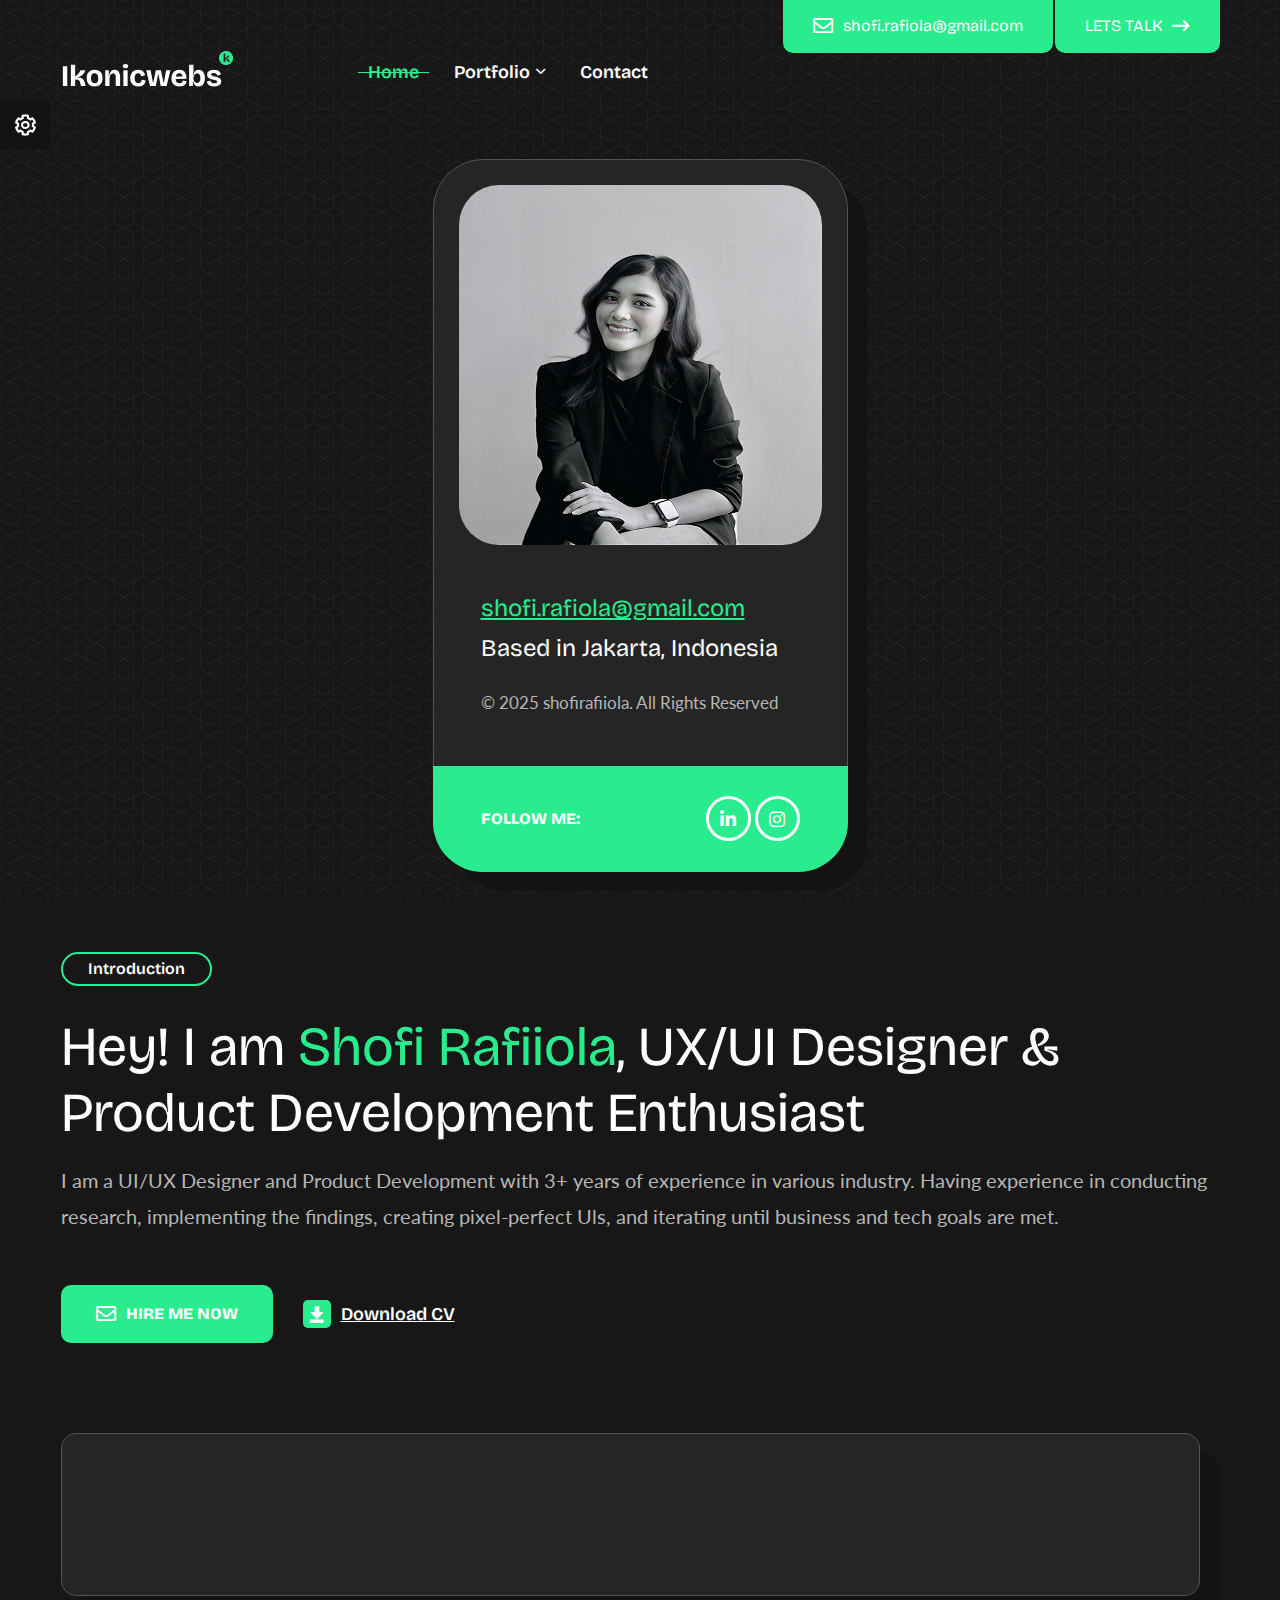
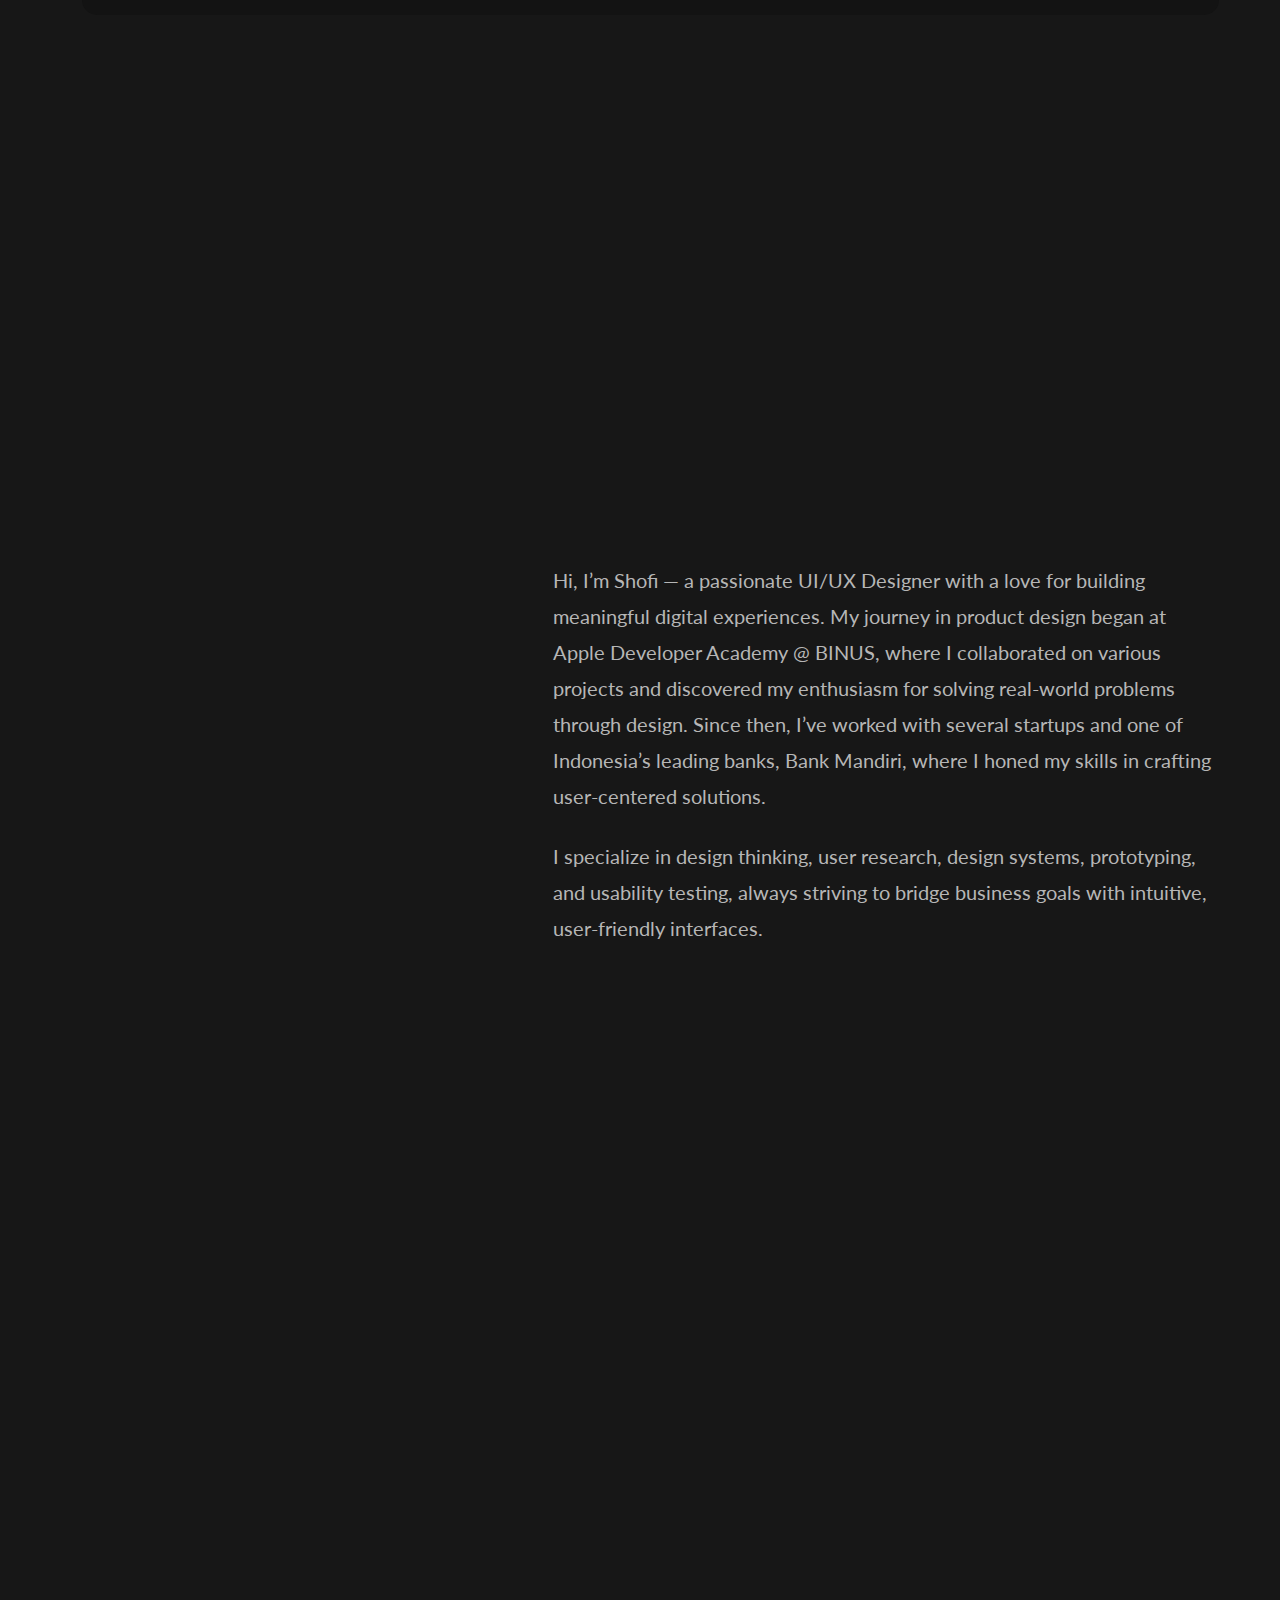
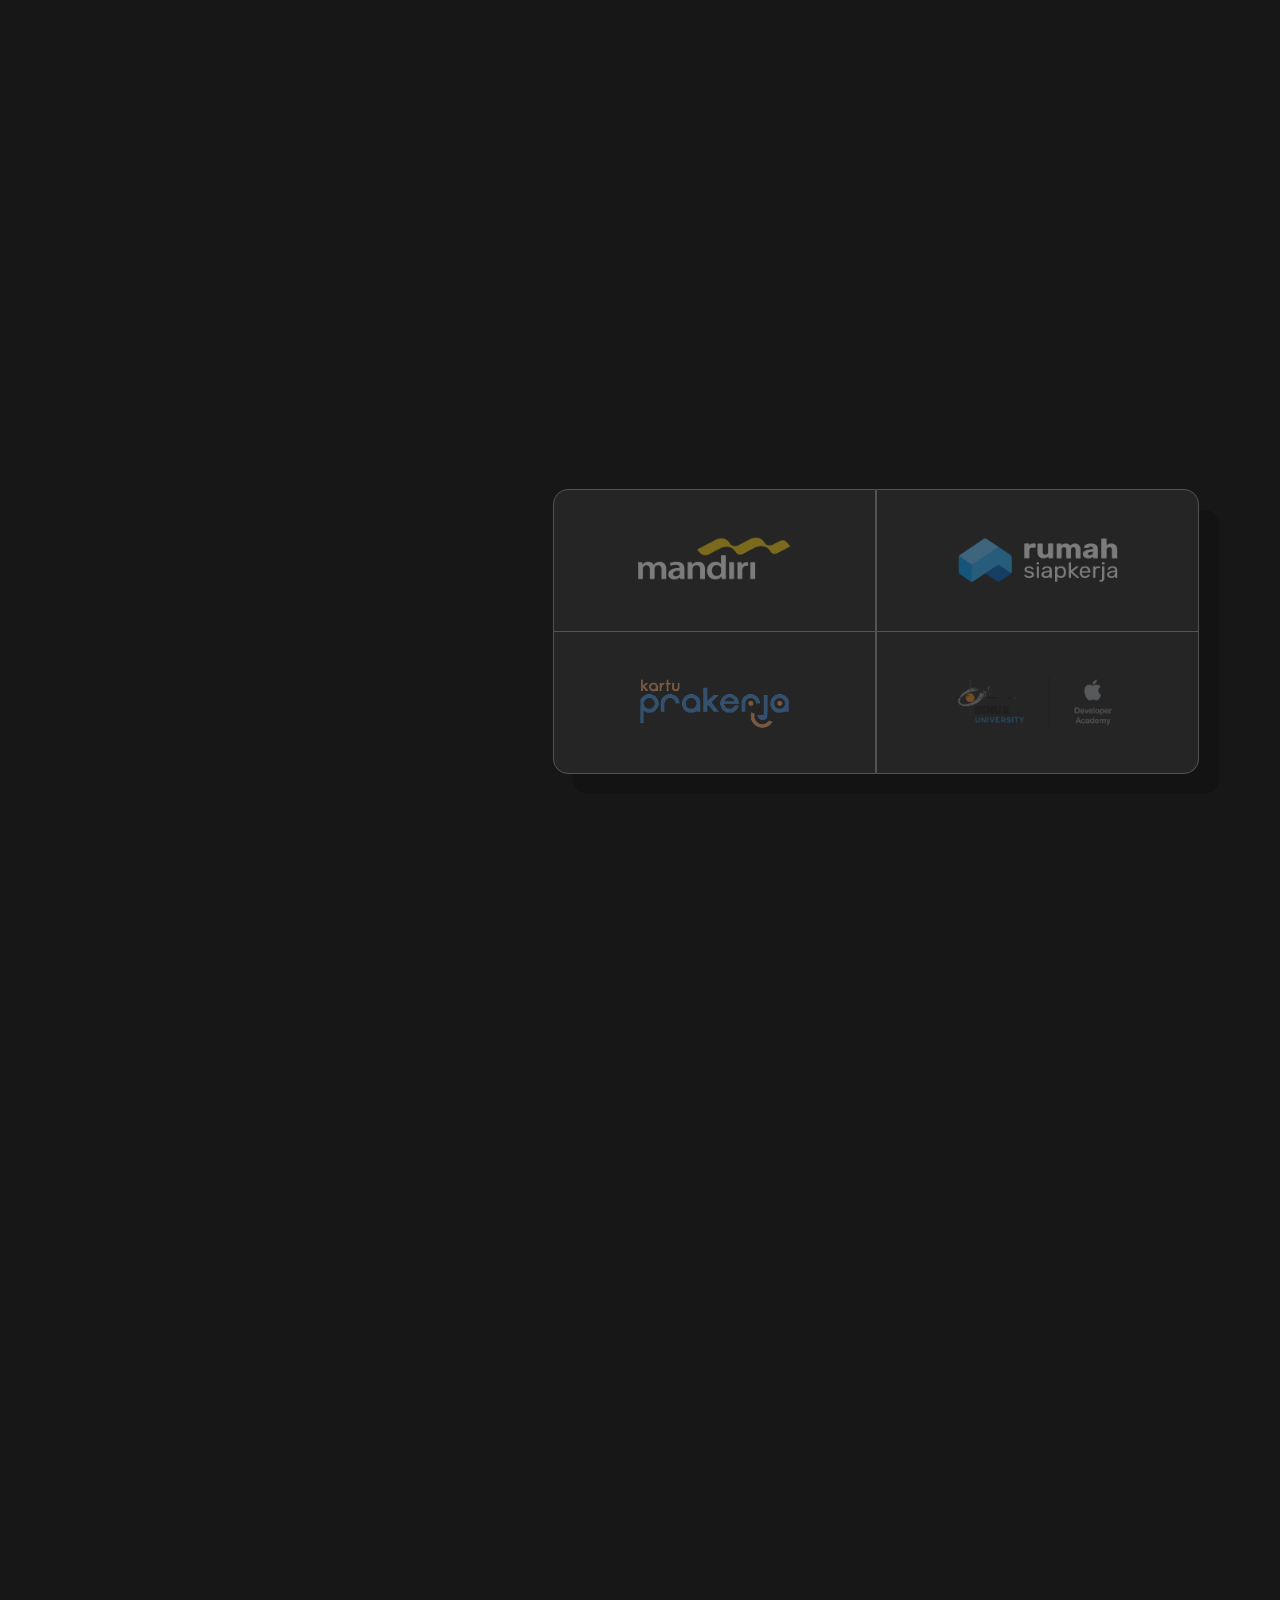
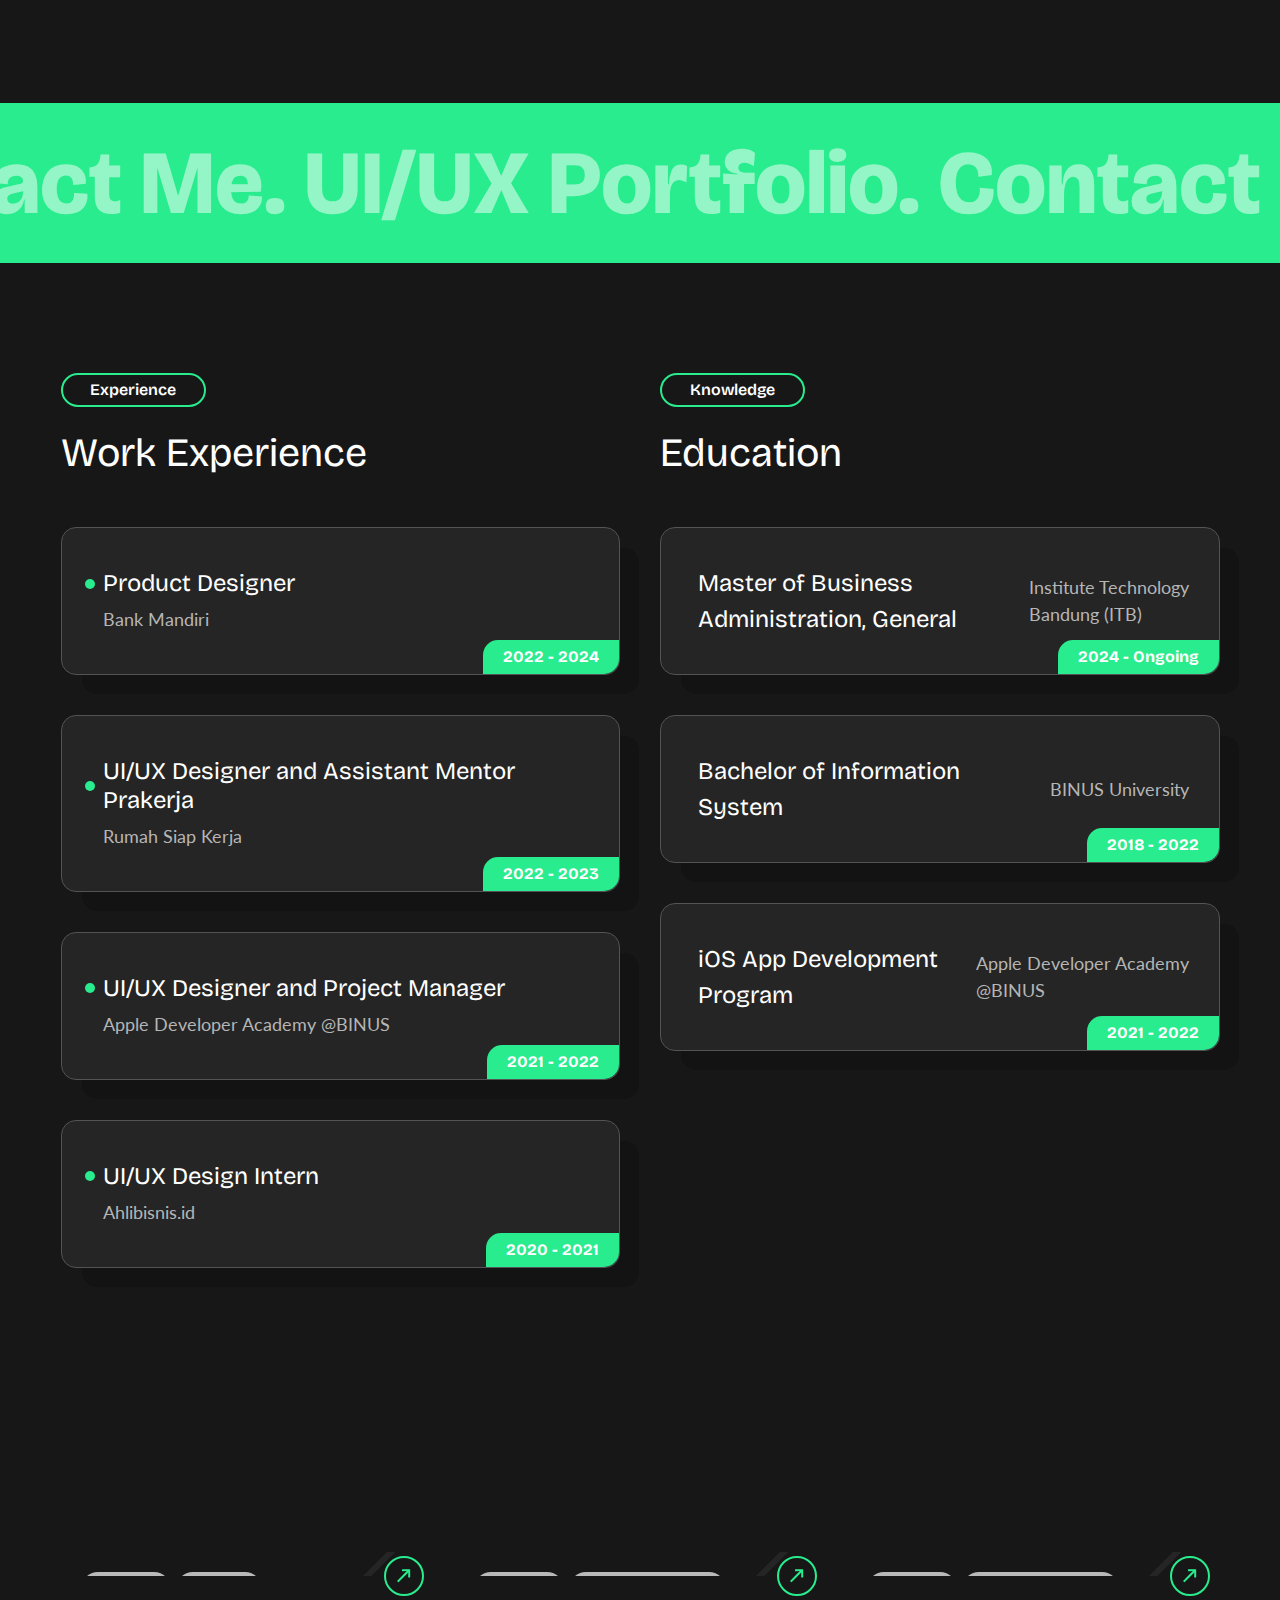
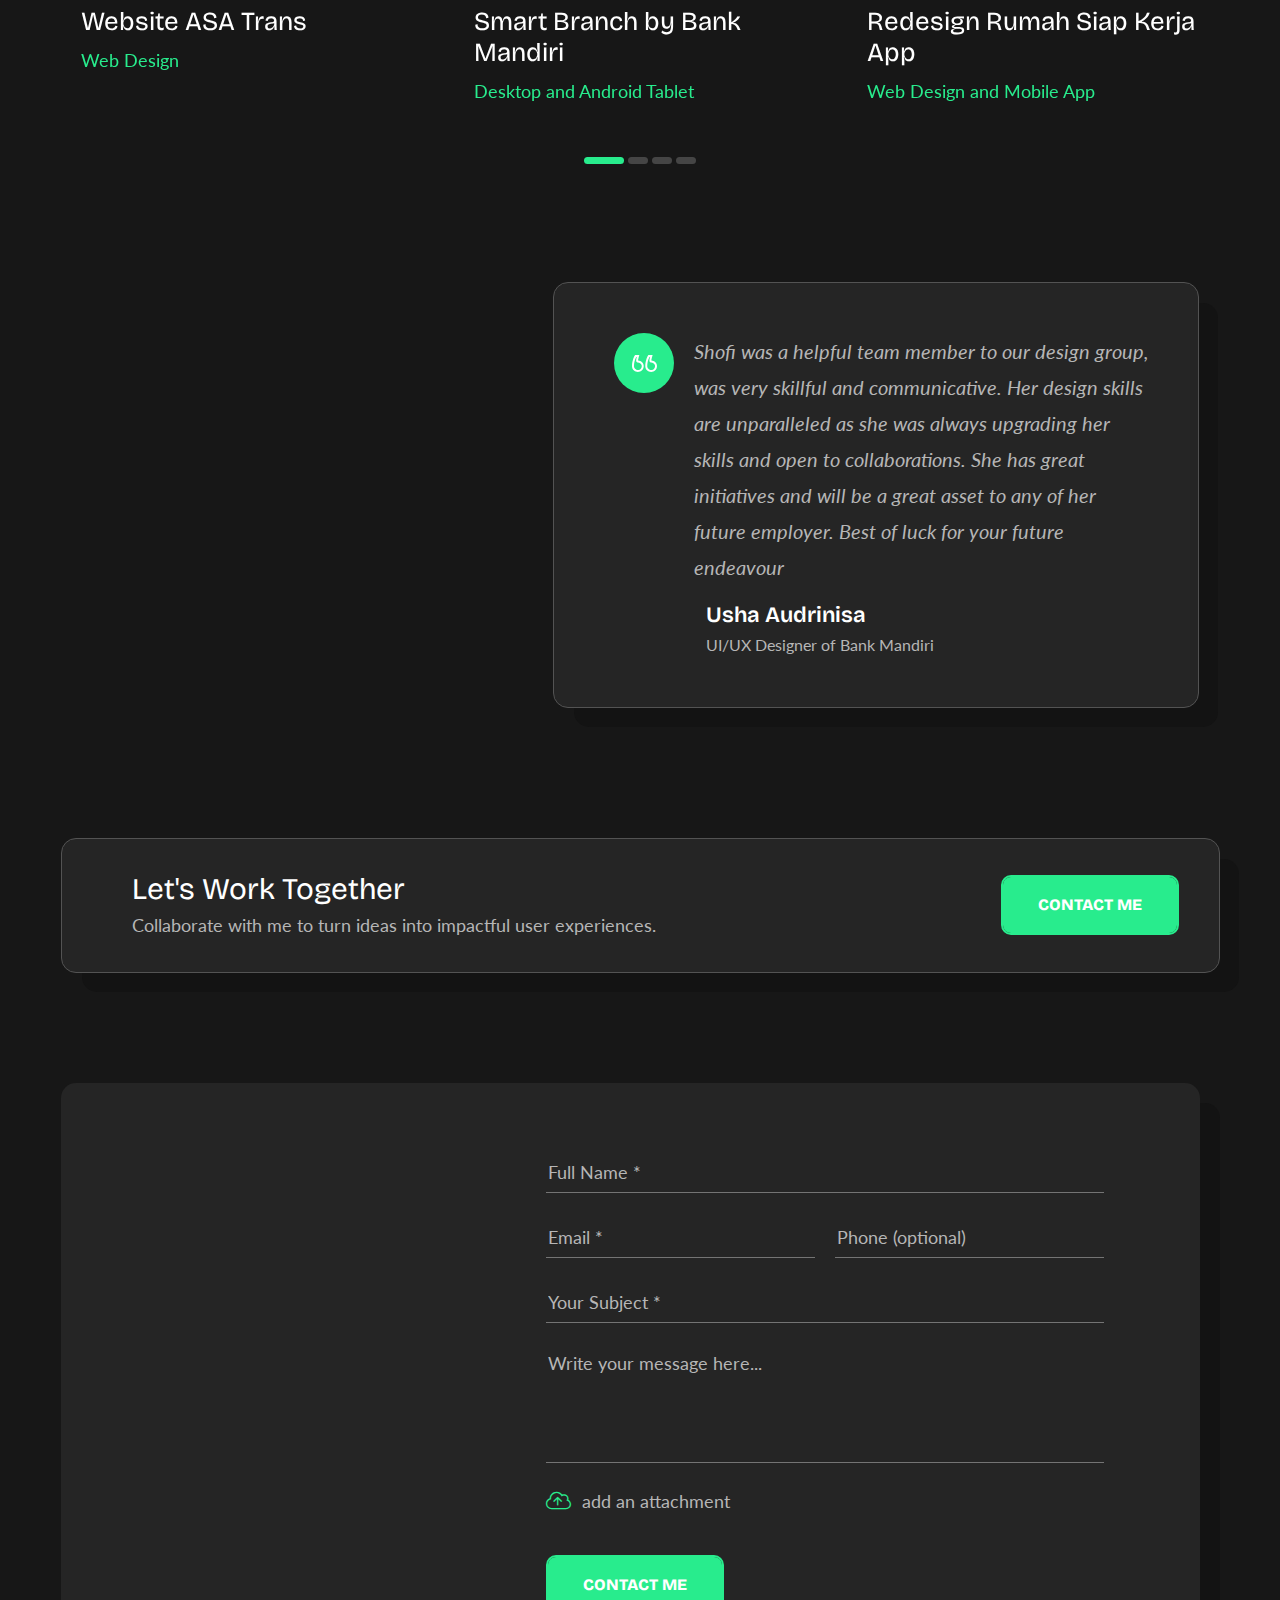
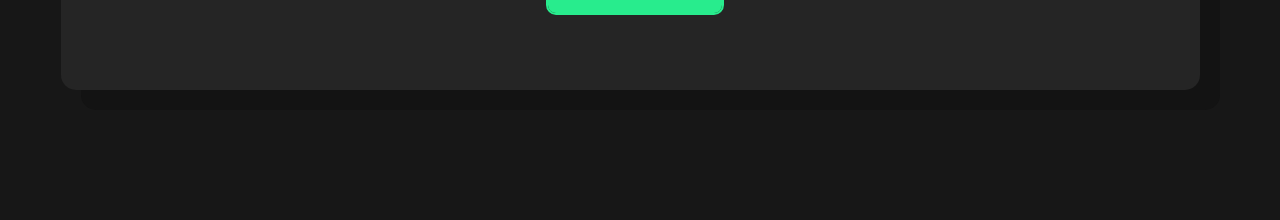
<file: index.html>
<!DOCTYPE html>
<html lang="en">

<head>
    <meta charset="UTF-8">
    <meta name="viewport" content="width=device-width, initial-scale=1, shrink-to-fit=no">
    <meta name="description" content="" />
    <meta name="keywords" content="" />
    <meta name="theme-color" content="#28ec8d">
    <link rel="icon" href="assets/images/favicon.png" sizes="32x32" type="image/png">
    <title>Shofiraf - UI/UX Design Portfolio</title>

    <link rel="stylesheet" href="assets/css/animate.min.css">
    <link rel="stylesheet" href="assets/css/fontawesome.min.css">
    <link rel="stylesheet" href="assets/css/bootstrap.min.css">
    <link rel="stylesheet" href="assets/css/jquery.fancybox.min.css">
    <link rel="stylesheet" href="assets/css/swiper-bundle.min.css">
    <link rel="stylesheet" href="assets/css/style.css">
    <link rel="stylesheet" href="assets/css/responsive.css">
</head>

<body class="bg-color12 bg-blend-luminosity dark-layer2 opc9 bg-att-fixed scheme1 dark"
    style="background-image: url(assets/images/pattern-bg.png);">
    <main>
        <div class="page-loader">
            <div class="loader">
                <div class='loader-style-1 panelLoad'>
                    <div class='cube-face cube-face-front'>I</div>
                    <div class='cube-face cube-face-back'>C</div>
                    <div class='cube-face cube-face-left'>O</div>
                    <div class='cube-face cube-face-right'>N</div>
                    <div class='cube-face cube-face-bottom'>I</div>
                    <div class='cube-face cube-face-top'>C</div>
                </div>
                <span class="cube-face">Shofiraf</span>
            </div>
        </div><!-- Page Loader -->
        <header class="stick">
            <div class="logo-menu-wrapper position-relative w-100">
                <div class="container">
                    <div
                        class="logo-menu-inner d-flex gap-4 align-items-center justify-content-between position-relative w-100">
                        <div class="logo">
                            <h1><a href="index.html" title="Home"><img class="scheme1-light-logo"
                                        src="assets/images/logo1-light.png" alt="Logo" loading="lazy"><img
                                        class="scheme2-light-logo position-absolute" src="assets/images/logo2-light.png"
                                        alt="Logo" loading="lazy"><img class="scheme3-light-logo position-absolute"
                                        src="assets/images/logo3-light.png" alt="Logo" loading="lazy"><img
                                        class="scheme4-light-logo position-absolute" src="assets/images/logo4-light.png"
                                        alt="Logo" loading="lazy"><img class="scheme5-light-logo position-absolute"
                                        src="assets/images/logo5-light.png" alt="Logo" loading="lazy"><img
                                        class="scheme1-dark-logo position-absolute" src="assets/images/logo1-dark.png"
                                        alt="Logo" loading="lazy"><img class="scheme2-dark-logo position-absolute"
                                        src="assets/images/logo2-dark.png" alt="Logo" loading="lazy"><img
                                        class="scheme3-dark-logo position-absolute" src="assets/images/logo3-dark.png"
                                        alt="Logo" loading="lazy"><img class="scheme4-dark-logo position-absolute"
                                        src="assets/images/logo4-dark.png" alt="Logo" loading="lazy"><img
                                        class="scheme5-dark-logo position-absolute" src="assets/images/logo5-dark.png"
                                        alt="Logo" loading="lazy"></a></h1>
                        </div><!-- Logo -->
                        <nav>
                            <a class="res-menu-close" href="javascript:void(0);" title=""><i
                                    class="fal fa-times"></i></a>
                            <ul>
                                <li><a href="index.html" title="">Home</a></li>
                                <li class="menu-item-has-children"><a href="javascript:void(0);" title="">Portfolio<i
                                            class="far fa-angle-down"></i></a>
                                    <ul>
                                        <li><a href="portfolio.html" title="">All Portfolio</a></li>
                                        <li><a href="portfolio-detail.html" title="">ASA Trans Website Project</a></li>
                                        <li><a href="portfolio-detail2.html" title="">Smart Branch Mandiri Project</a></li>
                                        <li><a href="portfolio-detail3.html" title="">Rumah Siap Kerja Project</a></li>
                                        <li><a href="portfolio-detail4.html" title="">BYDER Project</a></li>
                                        <li><a href="portfolio-detail5.html" title="">Tell-a-Tale Game Project</a></li>
                                        <li><a href="portfolio-detail6.html" title="">Traincal Project</a></li>
                                    </ul>
                                </li>
                                <li><a href="#contact" title="">Contact</a></li>
                            </ul>
                            <div class="cont-info d-inline-flex align-items-center gap-2">
                                <span><svg xmlns="http://www.w3.org/2000/svg" viewBox="0 0 100 100">
                                        <g>
                                            <path d="M98.5,53.93c-0.37,3-0.79,5.99-1.64,8.91C93.2,75.48,85.74,85.18,74.43,91.91c-5.85,3.48-12.2,5.63-18.97,6.3
                                		c-14.05,1.4-26.56-2.41-37.25-11.67C9.19,78.72,3.68,68.81,2.03,56.98c-2.04-14.6,1.77-27.66,11.43-38.84
                                		c7.82-9.07,17.8-14.4,29.63-16.25c0.93-0.15,1.87-0.25,2.8-0.38c2.78,0,5.55,0,8.33,0c0.15,0.04,0.3,0.1,0.45,0.12
                                		c7.01,0.65,13.57,2.73,19.63,6.3c11.38,6.72,18.9,16.45,22.57,29.15c0.84,2.91,1.26,5.9,1.63,8.9C98.5,48.64,98.5,51.28,98.5,53.93
                                		z M6.21,49.96c0.21,24.3,19.48,43.76,43.79,43.79c24.37,0.03,43.84-19.48,43.84-43.79c0-24.29-19.42-43.76-43.75-43.79
                                		C25.81,6.15,6.43,25.56,6.21,49.96z" />
                                            <path d="M64.78,78.37c-3.59-0.09-6.96-1.06-10.19-2.57c-7.79-3.63-14.25-9.02-20.02-15.29c-4.66-5.06-8.67-10.6-11.19-17.07
                                		c-1.42-3.65-2.31-7.42-1.39-11.37c0.8-3.43,2.61-6.09,5.95-7.58c1.99-0.89,3.98-1.76,6.01-2.52c2.83-1.07,5.72-0.1,7.3,2.52
                                		c1.79,2.97,3.53,5.97,5.2,9.01c1.62,2.93,0.76,6.16-2.02,8.05c-0.21,0.14-0.42,0.27-0.63,0.42c-1.87,1.38-2.17,3.35-0.74,5.18
                                		c2.86,3.68,6.14,6.94,9.81,9.8c1.01,0.78,2.13,1.07,3.37,0.65c0.85-0.29,1.42-0.92,1.91-1.63c2.44-3.51,5.44-4.17,9.13-2.01
                                		c2.58,1.51,5.18,3,7.78,4.49c3.07,1.76,4.11,4.7,2.8,7.98c-0.79,1.99-1.6,3.97-2.53,5.91c-1.7,3.56-4.72,5.18-8.41,5.84
                                		c-0.46,0.08-0.94,0.12-1.41,0.16C65.29,78.39,65.04,78.37,64.78,78.37z M64.68,73.56c0.35,0,0.7,0.03,1.04-0.01
                                		c2.49-0.29,4.57-1.18,5.59-3.7c0.7-1.72,1.45-3.42,2.15-5.15c0.43-1.06,0.25-1.54-0.74-2.12c-2.67-1.55-5.35-3.09-8.03-4.63
                                		c-1.22-0.7-1.72-0.57-2.52,0.6c-3.11,4.55-8.21,5.32-12.54,1.89c-3.72-2.95-6.99-6.34-10.03-9.99c-3.31-3.96-2.79-9.73,1.95-12.68
                                		c1.04-0.64,1.18-1.26,0.59-2.3c-1.56-2.74-3.14-5.47-4.73-8.19c-0.56-0.96-1.04-1.14-2.04-0.75c-1.7,0.67-3.37,1.42-5.07,2.1
                                		c-2.71,1.08-3.7,3.27-3.85,5.97c-0.2,3.58,0.97,6.87,2.61,9.95c6,11.26,14.68,19.94,25.83,26.12
                                		C57.91,72.34,61.15,73.51,64.68,73.56z" />
                                        </g>
                                    </svg></span>
                                <div class="cont-info-inner d-flex align-items-start flex-column">
                                    <span>Contact Me At:</span>
                                    <a href="tel:(62) 87-882-476-245" title="Call Us">(62) 87-882-476-245</a>
                                </div><!-- Contact Info Inner -->
                            </div><!-- Contact Info -->
                        </nav><!-- Navigation -->
                        <a class="res-menu-btn" href="javascript:void(0);" title=""><i
                                class="fal fa-align-center"></i></a>
                        <div class="cont-links d-flex position-relative">
                            <a href="mailto:shofi.rafiola@gmail.com" title=""><i
                                    class="far fa-envelope"></i>shofi.rafiola@gmail.com</a>
                            <a href="javascript:void(0);" title="">LETS TALK<i class="far fa-long-arrow-right"></i></a>
                        </div><!-- Contact Links -->
                    </div><!-- Logo Menu Inner -->
                </div>
            </div><!-- Logo Menu Wrapper -->
        </header><!-- Header -->
        <div class="sidepanel bg-color5 d-flex flex-column gap-5">
            <span class="d-flex align-items-center justify-content-center bg-color5"><i
                    class="far fa-cog fa-spin"></i></span>
            <div class="sidepanel-box d-flex flex-column align-items-start gap-4">
                <h6 class="mb-0 fw-normal">Choose Your Color</h6>
                <div class="color-picker d-flex flex-wrap align-items-start w-100 gap-2">
                    <a class="scheme1-color applied" href="javascript:void(0);" title=""></a>
                    <a class="scheme2-color" href="javascript:void(0);" title=""></a>
                    <a class="scheme3-color" href="javascript:void(0);" title=""></a>
                    <a class="scheme4-color" href="javascript:void(0);" title=""></a>
                    <a class="scheme5-color" href="javascript:void(0);" title=""></a>
                </div><!-- Color Picker -->
            </div><!-- Side Panel Box -->
        </div><!-- Side Panel -->
        <section>
            <div class="w-100 pt-60 pb-130 position-relative">
                <div class="container">
                    <div class="resume-wrapper d-flex justify-content-between position-relative w-100">
                        <div class="resume-sidebar d-flex flex-column position-sticky">
                            <div class="theiaStickySidebar">
                                <div class="resume-info round50 d-flex flex-column position-relative w-100">
                                    <div class="user-img round40 overflow-hidden position-relative w-100"><img
                                            class="img-fluid w-100" src="assets/images/resources/user-img.png"
                                            alt="User Image" loading="lazy"></div>
                                    <!-- User Image -->
                                    <div class="user-info d-flex flex-column align-items-start w-100">
                                        <a href="mailto:shofi.rafiola@gmail.com" title="">shofi.rafiola@gmail.com</a>
                                        <span>Based in Jakarta, Indonesia</span>
                                        <p class="mb-0">&copy; 2025 <a href="index.html" title="">shofirafiiola</a>. All
                                            Rights
                                            Reserved</p>
                                    </div><!-- User Info -->
                                    <div
                                        class="user-social-wrap d-flex align-items-center justify-content-between position-relative w-100">
                                        <span>Follow Me:</span>
                                        <div class="social-links d-flex align-items-center gap-1">
                                            <a href="https://www.linkedin.com/in/shofirafiiola/" title="Linkedin" target="_blank"><i
                                                    class="fab fa-linkedin-in"></i></a>
                                            <a href="https://www.instagram.com/shofraf/" title="Instagram" target="_blank"><i
                                                    class="fab fa-instagram"></i></a>
                                        </div><!-- Social Links -->
                                    </div><!-- User Social Wrap -->
                                </div><!-- Resume Info -->
                            </div>
                        </div><!-- Resume Sidebar -->
                        <div class="resume-content d-flex flex-column">
                            <div class="theiaStickySidebar">
                                <section>
                                    <div class="position-relative w-100">
                                        <div
                                            class="intro-wrapper d-flex flex-column align-items-start position-relative w-100">
                                            <div
                                                class="intro-box d-flex flex-column align-items-start position-relative w-100">
                                                <span class="sec-sub rounded-pill text-center">Introduction</span>
                                                <h2 class="mb-0 fw-normal sz-55 wow fadeInUp" data-wow-duration=".5s"
                                                    data-wow-delay=".2s">Hey! I am <span>Shofi Rafiiola</span>,
                                                    UX/UI
                                                    Designer & Product Development Enthusiast</h2>
                                                <p class="mb-0 wow fadeInUp" data-wow-duration=".5s"
                                                    data-wow-delay=".4s">I am a UI/UX Designer and Product Development with 3+ years of experience in various industry. 
                                                    Having experience in conducting research, implementing the findings, creating pixel-perfect Uls, 
                                                    and iterating until business and tech goals are met.</p>
                                                <div class="intro-btns d-flex align-items-center w-100 wow fadeInUp"
                                                    data-wow-duration=".5s" data-wow-delay=".6s">
                                                    <a class="theme-btn position-relative overflow-hidden round10"
                                                        href="javascript:void(0);" title=""><i
                                                            class="far fa-envelope"></i>Hire Me Now</a>
                                                    <a class="simple-link" href="https://drive.google.com/file/d/18FO-d6WgixonG22SyJeD5l7-8R81Z7nb/view?usp=sharing" title=""><i
                                                            class="fas fa-arrow-alt-to-bottom round5"></i>Download
                                                        CV</a>
                                                </div><!-- Intro Btns -->
                                            </div><!-- Intro Box -->
                                            <div class="fun-fact-boxes mt-90 round15 position-relative w-100">
                                                <div class="row mrg">
                                                    <div class="col-md-6 col-sm-6 col-lg-3 wow fadeIn"
                                                        data-wow-duration="1s" data-wow-delay=".2s">
                                                        <div
                                                            class="fun-fact-box d-flex flex-column align-items-start position-relative w-100">
                                                            <span>Based In</span>
                                                            <h3 class="mb-0 fw-normal sz-30">Jakarta, Indonesia</h3>
                                                        </div><!-- Fun Fact Box -->
                                                    </div>
                                                    <div class="col-md-6 col-sm-6 col-lg-3 wow fadeIn"
                                                        data-wow-duration="1s" data-wow-delay=".4s">
                                                        <div
                                                            class="fun-fact-box d-flex flex-column align-items-start position-relative w-100">
                                                            <span>Work Experience</span>
                                                            <h3 class="mb-0 fw-normal sz-30">3+ Years of Experience</h3>
                                                        </div><!-- Fun Fact Box -->
                                                    </div>
                                                    <div class="col-md-6 col-sm-6 col-lg-3 wow fadeIn"
                                                        data-wow-duration="1s" data-wow-delay=".6s">
                                                        <div
                                                            class="fun-fact-box d-flex flex-column align-items-start position-relative w-100">
                                                            <span>Bachelor’s Degree</span>
                                                            <h3 class="mb-0 fw-normal sz-30">Information System</h3>
                                                        </div><!-- Fun Fact Box -->
                                                    </div>
                                                    <div class="col-md-6 col-sm-6 col-lg-3 wow fadeIn"
                                                        data-wow-duration="1s" data-wow-delay=".8s">
                                                        <div
                                                            class="fun-fact-box d-flex flex-column align-items-start position-relative w-100">
                                                            <span>Master’s Degree</span>
                                                            <h3 class="mb-0 fw-normal sz-30">MBA, General</h3>
                                                        </div><!-- Fun Fact Box -->
                                                    </div>
                                                </div>
                                            </div><!-- Fun Fact Boxes -->
                                        </div><!-- Intro Wrapper -->
                                    </div>
                                </section>
                                <section>
                                    <div class="position-relative pt-140 w-100">
                                        <div class="row">
                                            <div class="col-md-12 col-sm-12 col-lg-5">
                                                <div class="sec-title-wrap mb-50 d-flex flex-column align-items-start position-relative w-100 wow fadeInUp"
                                                    data-wow-duration=".5s" data-wow-delay=".2s">
                                                    <div class="sec-title d-flex flex-column align-items-start w-100">
                                                        <span class="sec-sub rounded-pill text-center">About Me</span>
                                                        <h2 class="mb-0 sz-40">A Lifelong Learner in UI/UX Design and Product Development
                                                        </h2>
                                                    </div><!-- Sec Title -->
                                                    <a class="simple-link wow fadeInUp" data-wow-duration=".5s"
                                                        data-wow-delay=".4s" href="https://drive.google.com/file/d/18FO-d6WgixonG22SyJeD5l7-8R81Z7nb/view?usp=sharing" title=""><i
                                                            class="fas fa-arrow-alt-to-bottom round5"></i>Download
                                                        CV</a>
                                                </div><!-- Sec Title Wrap -->
                                            </div>
                                            <div class="col-md-12 col-sm-12 col-lg-7">
                                                <div class="about-cap d-flex flex-column position-relative w-100">
                                                    <div class="about-img round15 overflow-hidden position-relative w-100 wow fadeIn"
                                                        data-wow-duration="1s" data-wow-delay=".5s">
                                                        <img class="img-fluid w-100"
                                                            src="assets/images/resources/about-img.jpg"
                                                            alt="About Image" loading="lazy">
                                                    </div><!-- About Image -->
                                                    <p class="mb-0">Hi, I’m Shofi — a passionate UI/UX Designer with a love for building meaningful digital experiences.
                                                        My journey in product design began at Apple Developer Academy @ BINUS, 
                                                        where I collaborated on various projects and discovered my enthusiasm for solving 
                                                        real-world problems through design. Since then, I’ve worked with several startups and one of Indonesia’s 
                                                        leading banks, Bank Mandiri, where I honed my skills in crafting user-centered solutions.</p>
                                                    <p class="mb-0">I specialize in design thinking, user research, design systems, prototyping, 
                                                        and usability testing, always striving to bridge business goals with intuitive, user-friendly interfaces.</p>
                                                </div><!-- About Cap -->
                                            </div>
                                        </div>
                                    </div>
                                </section>
                                <section>
                                    <div class="position-relative pt-100 w-100">
                                        <div
                                            class="sec-title-wrap mb-50 d-flex flex-column align-items-center position-relative w-100 text-center">
                                            <div class="sec-title d-flex flex-column align-items-center w-100 wow fadeInUp"
                                                data-wow-duration=".5s" data-wow-delay=".2s">
                                                <span class="sec-sub rounded-pill text-center">Services</span>
                                                <h2 class="mb-0 sz-40">My Expertise</h2>
                                            </div><!-- Sec Title -->
                                        </div><!-- Sec Title Wrap -->
                                        <div class="serv-boxes position-relative w-100">
                                            <div class="row mrg40">
                                                <div class="col-md-6 col-sm-6 col-lg-4 wow fadeIn"
                                                    data-wow-duration=".8s" data-wow-delay=".2s">
                                                    <div
                                                        class="serv-box round15 d-flex flex-column position-relative w-100">
                                                    
                                                        <h3 class="mb-0 fw-normal sz-30"><a href="service-detail.html"
                                                                title="">UI/UX<br>
                                                                Design</a></h3>
                                                        <p class="mb-0">User-Centered Design (UCD), Wireframing,  Prototyping, Visual Design, Design Systems, 
                                                            Interaction Design</p>
                                                        <span>Tools: Figma, Sketch, Adobe XD, Framer or Balsamiq.</span>
                                                    </div><!-- Service Box -->
                                                </div>
                                                <div class="col-md-6 col-sm-6 col-lg-4 wow fadeIn"
                                                    data-wow-duration=".8s" data-wow-delay=".4s">
                                                    <div
                                                        class="serv-box round15 d-flex flex-column position-relative w-100">
                                                        
                                                        <h3 class="mb-0 fw-normal sz-30"><a href="service-detail.html"
                                                                title="">User and Product <br>
                                                                Research</a></h3>
                                                        <p class="mb-0">User Interviews, Surveys & Questionnaires, Persona Development, 
                                                            User Journey Mapping, Usability Testing</p>
                                                        <span>Tools: Maze, Zeplin, Storybook, Usability Testing</span>
                                                    </div><!-- Service Box -->
                                                </div>
                                                <div class="col-md-6 col-sm-6 col-lg-4 wow fadeIn"
                                                data-wow-duration=".8s" data-wow-delay=".3s">
                                                <div
                                                    class="serv-box round15 d-flex flex-column position-relative w-100">
                                                 
                                                    <h3 class="mb-0 fw-normal sz-30"><a href="service-detail.html"
                                                            title="">Project <br>
                                                            Management</a></h3>
                                                    <p class="mb-0">Agile/Scrum Methodology, Timeline & Resource Planning, Design Handoff, Collaboration Tools</p>
                                                    <span>Tools: Notion, JIRA, Trello, Airtable, Confluence, Miro</span>
                                                </div><!-- Service Box -->
                                            </div>
                                                <div class="col-md-6 col-sm-6 col-lg-4 wow fadeIn"
                                                    data-wow-duration=".8s" data-wow-delay=".5s">
                                                    <div
                                                        class="serv-box round15 d-flex flex-column position-relative w-100">
                                                        <h3 class="mb-0 fw-normal sz-30"><a href="service-detail.html"
                                                                title="">Product <br> Development</a>
                                                        </h3>
                                                        <p class="mb-0">Go-to-market strategy, product-market fit validation, competitive research, 
                                                            and growth planning through user-centered product innovation.</p>
                                                        <span>Tools: Excel, Google Analytics, Tableau, Canva, PowerPoint, Notion, Miro, Figma</span>
                                                    </div><!-- Service Box -->
                                                </div>
                                                <div class="col-md-6 col-sm-6 col-lg-4 wow fadeIn"
                                                    data-wow-duration=".8s" data-wow-delay=".6s">
                                                    <div
                                                        class="serv-box round15 d-flex flex-column position-relative w-100">
                                                        <h3 class="mb-0 fw-normal sz-30"><a href="service-detail.html"
                                                                title="">Product and<br>Data Analyst</a>
                                                        </h3>
                                                        <p class="mb-0">Data-driven decision-making, KPI tracking, user behavior analysis, 
                                                            dashboard creation, hypothesis testing, A/B testing, and metric-based product optimization.</p>
                                                        <span>Tools: SQL, Tableau, Power BI, Google Analytics, Excel, Python</span>
                                                    </div><!-- Service Box -->
                                                </div>
                                                <div class="col-md-6 col-sm-6 col-lg-4 wow fadeIn"
                                                    data-wow-duration=".8s" data-wow-delay=".7s">
                                                    <div
                                                        class="serv-box round15 d-flex flex-column position-relative w-100">
                                                        <h3 class="mb-0 fw-normal sz-30"><a href="service-detail.html"
                                                                title="">Mentorship <br> and Leadership</a></h3>
                                                        <p class="mb-0">Mentored 200+ participants in UI/UX, structured curriculum delivery, 
                                                            learner progress monitoring, feedback loops, and improving digital literacy and employability.</p>
                                                        <span>Tools:Zoom, Google Classroom, Figma, Canva, CapCut</span>
                                                    </div><!-- Service Box -->
                                                </div>
                                            </div>
                                        </div><!-- Service Boxes -->
                                    </div>
                                </section>
                                <section>
                                    <div class="position-relative pt-110 w-100">
                                        <div class="row">
                                            <div class="col-md-12 col-sm-12 col-lg-5">
                                                <div
                                                    class="sec-title-wrap mb-50 d-flex flex-column align-items-start position-relative w-100">
                                                    <div class="sec-title d-flex flex-column align-items-start w-100 wow fadeInUp"
                                                        data-wow-duration=".5s" data-wow-delay=".2s">
                                                        <span class="sec-sub rounded-pill text-center">Companies</span>
                                                        <h2 class="mb-0 sz-40">I Worked With <br> Wel-Known Companies
                                                        </h2>
                                                    </div><!-- Sec Title -->
                                                </div><!-- Sec Title Wrap -->
                                            </div>
                                            <div class="col-md-12 col-sm-12 col-lg-7">
                                                <div class="comp-boxes round15 position-relative w-100">
                                                    <div class="row mrg">
                                                        <div class="col-md-6 col-sm-6 col-lg-6">
                                                            <div
                                                                class="comp-box d-flex align-items-center justify-content-center position-relative w-100 text-center">
                                                                <a href="javascript:void(0);" title=""><img
                                                                        class="img-fluid"
                                                                        src="assets/images/resources/comp-img1.png"
                                                                        alt="Company Image" loading="lazy"></a>
                                                            </div><!-- Company Box -->
                                                        </div>
                                                        <div class="col-md-6 col-sm-6 col-lg-6">
                                                            <div
                                                                class="comp-box d-flex align-items-center justify-content-center position-relative w-100 text-center">
                                                                <a href="javascript:void(0);" title=""><img
                                                                        class="img-fluid"
                                                                        src="assets/images/resources/comp-img2.png"
                                                                        alt="Company Image" loading="lazy"></a>
                                                            </div><!-- Company Box -->
                                                        </div>
                                                        <div class="col-md-6 col-sm-6 col-lg-6">
                                                            <div
                                                                class="comp-box d-flex align-items-center justify-content-center position-relative w-100 text-center">
                                                                <a href="javascript:void(0);" title=""><img
                                                                        class="img-fluid"
                                                                        src="assets/images/resources/comp-img3.png"
                                                                        alt="Company Image" loading="lazy"></a>
                                                            </div><!-- Company Box -->
                                                        </div>
                                                        <div class="col-md-6 col-sm-6 col-lg-6">
                                                            <div
                                                                class="comp-box d-flex align-items-center justify-content-center position-relative w-100 text-center">
                                                                <a href="javascript:void(0);" title=""><img
                                                                        class="img-fluid"
                                                                        src="assets/images/resources/comp-img4.png"
                                                                        alt="Company Image" loading="lazy"></a>
                                                            </div><!-- Company Box -->
                                                        </div>
                                                    </div>
                                                </div><!-- Company Boxes -->
                                            </div>
                                        </div>
                                    </div>
                                </section>
                                <section>
                                    <div class="position-relative pt-120 w-100">
                                        <div
                                            class="sec-title-wrap mb-50 d-flex flex-column align-items-center position-relative w-100 text-center">
                                            <div class="sec-title d-flex flex-column align-items-center w-100 wow fadeInUp"
                                                data-wow-duration=".5s" data-wow-delay=".2s">
                                                <span class="sec-sub rounded-pill text-center">My Skills</span>
                                                <h2 class="mb-0 sz-40">My Advantages</h2>
                                            </div><!-- Sec Title -->
                                        </div><!-- Sec Title Wrap -->
                                        <div class="skill-boxes position-relative w-100">
                                            <div class="row justify-content-center mrg20">
                                                <div class="col-md-4 col-sm-6 col-lg-3 wow fadeIn"
                                                    data-wow-duration=".8s" data-wow-delay=".2s">
                                                    <div
                                                        class="skill-box round15 overflow-hidden position-relative text-center w-100">
                                                        <div class="skill-img overflow-hidden position-relative w-100">
                                                            <img class="img-fluid w-100"
                                                                src="assets/images/resources/skill-img1.jpg"
                                                                alt="Skill Image" loading="lazy">
                                                        </div>
                                                        <!-- Skill Image -->
                                                        <div
                                                            class="skill-info d-flex flex-column align-items-center w-100">
                                                            <h3 class="mb-0 fw-normal sz-36">Advanced</h3>
                                                            <h4 class="mb-0 sz-20">Figma</h4>
                                                        </div><!-- Skill Info -->
                                                    </div><!-- Skill Box -->
                                                </div>
                                                <div class="col-md-4 col-sm-6 col-lg-3 wow fadeIn"
                                                    data-wow-duration=".8s" data-wow-delay=".3s">
                                                    <div
                                                        class="skill-box round15 overflow-hidden position-relative text-center w-100">
                                                        <div class="skill-img overflow-hidden position-relative w-100">
                                                            <img class="img-fluid w-100"
                                                                src="assets/images/resources/skill-img2.jpg"
                                                                alt="Skill Image" loading="lazy">
                                                        </div>
                                                        <!-- Skill Image -->
                                                        <div
                                                            class="skill-info d-flex flex-column align-items-center w-100">
                                                            <h3 class="mb-0 fw-normal sz-36">Advanced</h3>
                                                            <h4 class="mb-0 sz-20">Sketch</h4>
                                                        </div><!-- Skill Info -->
                                                    </div><!-- Skill Box -->
                                                </div>
                                                <div class="col-md-4 col-sm-6 col-lg-3 wow fadeIn"
                                                    data-wow-duration=".8s" data-wow-delay=".4s">
                                                    <div
                                                        class="skill-box round15 overflow-hidden position-relative text-center w-100">
                                                        <div class="skill-img overflow-hidden position-relative w-100">
                                                            <img class="img-fluid w-100"
                                                                src="assets/images/resources/skill-img3.jpg"
                                                                alt="Skill Image" loading="lazy">
                                                        </div>
                                                        <!-- Skill Image -->
                                                        <div
                                                            class="skill-info d-flex flex-column align-items-center w-100">
                                                            <h3 class="mb-0 fw-normal sz-36">Advanced</h3>
                                                            <h4 class="mb-0 sz-20">Adobe XD</h4>
                                                        </div><!-- Skill Info -->
                                                    </div><!-- Skill Box -->
                                                </div>
                                                <div class="col-md-4 col-sm-6 col-lg-3 wow fadeIn"
                                                    data-wow-duration=".8s" data-wow-delay=".5s">
                                                    <div
                                                        class="skill-box round15 overflow-hidden position-relative text-center w-100">
                                                        <div class="skill-img overflow-hidden position-relative w-100">
                                                            <img class="img-fluid w-100"
                                                                src="assets/images/resources/skill-img4.jpg"
                                                                alt="Skill Image" loading="lazy">
                                                        </div>
                                                        <!-- Skill Image -->
                                                        <div
                                                            class="skill-info d-flex flex-column align-items-center w-100">
                                                            <h3 class="mb-0 fw-normal sz-36">Intermediate</h3>
                                                            <h4 class="mb-0 sz-20">Framer</h4>
                                                        </div><!-- Skill Info -->
                                                    </div><!-- Skill Box -->
                                                </div>
                                                <div class="col-md-4 col-sm-6 col-lg-3 wow fadeIn"
                                                    data-wow-duration=".8s" data-wow-delay=".6s">
                                                    <div
                                                        class="skill-box round15 overflow-hidden position-relative text-center w-100">
                                                        <div class="skill-img overflow-hidden position-relative w-100">
                                                            <img class="img-fluid w-100"
                                                                src="assets/images/resources/skill-img5.jpg"
                                                                alt="Skill Image" loading="lazy">
                                                        </div>
                                                        <!-- Skill Image -->
                                                        <div
                                                            class="skill-info d-flex flex-column align-items-center w-100">
                                                            <h3 class="mb-0 fw-normal sz-36">Advanced</h3>
                                                            <h4 class="mb-0 sz-20">JIRA</h4>
                                                        </div><!-- Skill Info -->
                                                    </div><!-- Skill Box -->
                                                </div>
                                                <div class="col-md-4 col-sm-6 col-lg-3 wow fadeIn"
                                                    data-wow-duration=".8s" data-wow-delay=".7s">
                                                    <div
                                                        class="skill-box round15 overflow-hidden position-relative text-center w-100">
                                                        <div class="skill-img overflow-hidden position-relative w-100">
                                                            <img class="img-fluid w-100"
                                                                src="assets/images/resources/skill-img6.jpg"
                                                                alt="Skill Image" loading="lazy">
                                                        </div>
                                                        <!-- Skill Image -->
                                                        <div
                                                            class="skill-info d-flex flex-column align-items-center w-100">
                                                            <h3 class="mb-0 fw-normal sz-36">Advanced</h3>
                                                            <h4 class="mb-0 sz-20">Notion</h4>
                                                        </div><!-- Skill Info -->
                                                    </div><!-- Skill Box -->
                                                </div>
                                            </div>
                                        </div><!-- Skill Boxes -->
                                    </div>
                                </section>
                                <section>
                                    <div class="position-relative pt-110 w-100">
                                        <div class="hire-head-box position-relative w-100">
                                            <h2 class="mb-0 sz-90 fw-bolder text-white cont-opc5 scroll-h-anime position-absolute"
                                                data-text=" UI/UX Portfolio. Contact Me. UI/UX Portfolio. Contact Me. UI/UX Portfolio. Contact Me. UI/UX Portfolio. Contact Me. ">
                                                UI/UX Portfolio. Contact Me. UI/UX Portfolio. Contact Me. UI/UX Portfolio. Contact Me. UI/UX Portfolio. Contact Me. </h2>
                                        </div><!-- Hire Head Line Box -->
                                    </div>
                                </section>
                                <section>
                                    <div class="position-relative pt-110 w-100">
                                        <div class="edu-exp-wrap position-relative w-100">
                                            <div class="row mrg40">
                                                <div class="col-md-12 col-sm-12 col-lg-6">
                                                    <div
                                                        class="sec-title-wrap mb-50 d-flex flex-column align-items-start position-relative w-100">
                                                        <div
                                                            class="sec-title d-flex flex-column align-items-start w-100">
                                                            <span class="sec-sub rounded-pill text-center">Experience</span>
                                                            <h2 class="mb-0 sz-40">Work Experience</h2>
                                                        </div><!-- Sec Title -->
                                                    </div><!-- Sec Title Wrap -->
                                                    <div class="exp-boxes d-flex flex-column position-relative w-100">
                                                        <div
                                                            class="exp-box round15 d-flex flex-column align-items-start position-relative w-100">
                                                            <h4 class="mb-0 fw-normal sz-24 position-relative">Product Designer</h4>
                                                            <p class="mb-0">Bank Mandiri</p>
                                                            <span>2022 - 2024</span>
                                                        </div><!-- Experience Box -->
                                                        <div
                                                            class="exp-box round15 d-flex flex-column align-items-start position-relative w-100">
                                                            <h4 class="mb-0 fw-normal sz-24 position-relative">UI/UX Designer and Assistant Mentor Prakerja 
                                                            </h4>
                                                            <p class="mb-0">Rumah Siap Kerja</p>
                                                            <span>2022 - 2023</span>
                                                        </div><!-- Experience Box -->
                                                        <div
                                                            class="exp-box round15 d-flex flex-column align-items-start position-relative w-100">
                                                            <h4 class="mb-0 fw-normal sz-24 position-relative">UI/UX Designer and Project Manager
                                                            </h4>
                                                            <p class="mb-0">Apple Developer Academy @BINUS</p>
                                                            <span>2021 - 2022</span>
                                                        </div><!-- Experience Box -->
                                                        <div
                                                            class="exp-box round15 d-flex flex-column align-items-start position-relative w-100">
                                                            <h4 class="mb-0 fw-normal sz-24 position-relative">UI/UX Design Intern
                                                            </h4>
                                                            <p class="mb-0">Ahlibisnis.id</p>
                                                            <span>2020 - 2021</span>
                                                        </div><!-- Experience Box -->
                                                    </div><!-- Experience Boxes -->
                                                </div>
                                                <div class="col-md-12 col-sm-12 col-lg-6">
                                                    <div
                                                        class="sec-title-wrap mb-50 d-flex flex-column align-items-start position-relative w-100">
                                                        <div
                                                            class="sec-title d-flex flex-column align-items-start w-100">
                                                            <span
                                                                class="sec-sub rounded-pill text-center">Knowledge</span>
                                                            <h2 class="mb-0 sz-40">Education</h2>
                                                        </div><!-- Sec Title -->
                                                    </div><!-- Sec Title Wrap -->
                                                    <div class="edu-boxes d-flex flex-column position-relative w-100">
                                                        <div
                                                            class="edu-box round15 d-flex align-items-center position-relative w-100">
                                                            <h4 class="mb-0 fw-normal sz-24">Master of Business Administration, General</h4>
                                                            <p class="mb-0">Institute Technology<br>Bandung (ITB)</p>
                                                            <span>2024 - Ongoing</span>
                                                        </div><!-- Education Box -->
                                                        <div
                                                            class="edu-box round15 d-flex align-items-center position-relative w-100">
                                                            <h4 class="mb-0 fw-normal sz-24">Bachelor of Information System
                                                            </h4>
                                                            <p class="mb-0">BINUS University</p>
                                                            <span>2018 - 2022</span>
                                                        </div><!-- Education Box -->
                                                        <div
                                                        class="edu-box round15 d-flex align-items-center position-relative w-100">
                                                        <h4 class="mb-0 fw-normal sz-24">iOS App Development Program
                                                        </h4>
                                                        <p class="mb-0">Apple Developer Academy  <br>
                                                            @BINUS</p>
                                                        <span>2021 - 2022</span>
                                                    </div><!-- Education Box -->
                                                    </div><!-- Education Boxes -->
                                                </div>
                                            </div>
                                        </div><!-- Education & Experience Wrap -->
                                    </div>
                                </section>
                                <section>
                                    <div class="position-relative pt-110 w-100">
                                        <div
                                            class="sec-title-wrap mb-50 d-flex flex-column align-items-center position-relative w-100 text-center">
                                            <div class="sec-title d-flex flex-column align-items-center w-100 wow fadeInUp"
                                                data-wow-duration=".5s" data-wow-delay=".2s">
                                                <span class="sec-sub rounded-pill text-center">Portfolio</span>
                                                <h2 class="mb-0 sz-40">My Recent Projects</h2>
                                            </div><!-- Sec Title -->
                                        </div><!-- Sec Title Wrap -->
                                        <div class="port-wrap position-relative w-100">
                                            <div class="port-caro swiper w-100">
                                                <div class="swiper-wrapper">
                                                    <div class="port-item swiper-slide d-block position-relative">
                                                        <div
                                                            class="port-box d-flex flex-column align-items-start w-100">
                                                            <div
                                                                class="port-img round15 overflow-hidden position-relative w-100">
                                                                <a href="portfolio-detail.html" title=""><img
                                                                        class="img-fluid w-100"
                                                                        src="assets/images/resources/port-img1.jpg"
                                                                        alt="Portfolio Image" loading="lazy"></a>
                                                                <div
                                                                    class="port-cat d-flex align-items-center position-absolute">
                                                                    <a href="javascript:void(0);" title="">Figma</a><a
                                                                        href="javascript:void(0);" title="">HTML</a>
                                                                </div><!-- Portfolio Categories -->
                                                            </div><!-- Portfolio Image -->
                                                            <div
                                                                class="port-info d-flex flex-column align-items-start w-100">
                                                                <a class="port-read rounded-circle"
                                                                    href="portfolio-detail.html" title=""><i
                                                                        class="far fa-long-arrow-right"></i></a>
                                                                <h4 class="mb-0 fw-normal sz-26"><a
                                                                        href="portfolio-detail.html" title="">Website ASA Trans</a></h4>
                                                                <span>Web Design</span>
                                                            </div><!-- Portfolio Info -->
                                                        </div><!-- Portfolio Box -->
                                                    </div><!-- Portfolio Item -->
                                                    <div class="port-item swiper-slide d-block position-relative">
                                                        <div
                                                            class="port-box d-flex flex-column align-items-start w-100">
                                                            <div
                                                                class="port-img round15 overflow-hidden position-relative w-100">
                                                                <a href="portfolio-detail2.html" title=""><img
                                                                        class="img-fluid w-100"
                                                                        src="assets/images/resources/port-img2.jpg"
                                                                        alt="Portfolio Image" loading="lazy"></a>
                                                                <div
                                                                    class="port-cat d-flex align-items-center position-absolute">
                                                                    <a href="javascript:void(0);" title="">Figma</a><a href="javascript:void(0);"
                                                                        title="">User Research</a>
                                                                </div><!-- Portfolio Categories -->
                                                            </div><!-- Portfolio Image -->
                                                            <div
                                                                class="port-info d-flex flex-column align-items-start w-100">
                                                                <a class="port-read rounded-circle"
                                                                    href="portfolio-detail2.html" title=""><i
                                                                        class="far fa-long-arrow-right"></i></a>
                                                                <h4 class="mb-0 fw-normal sz-26"><a
                                                                        href="portfolio-detail2.html" title="">Smart Branch by Bank Mandiri</a></h4>
                                                                <span>Desktop and Android Tablet</span>
                                                            </div><!-- Portfolio Info -->
                                                        </div><!-- Portfolio Box -->
                                                    </div><!-- Portfolio Item -->
                                                    <div class="port-item swiper-slide d-block position-relative">
                                                        <div
                                                            class="port-box d-flex flex-column align-items-start w-100">
                                                            <div
                                                                class="port-img round15 overflow-hidden position-relative w-100">
                                                                <a href="portfolio-detail3.html" title=""><img
                                                                        class="img-fluid w-100"
                                                                        src="assets/images/resources/port-img3.jpg"
                                                                        alt="Portfolio Image" loading="lazy"></a>
                                                                <div
                                                                    class="port-cat d-flex align-items-center position-absolute">
                                                                    <a href="javascript:void(0);"
                                                                        title="">Figma</a><a
                                                                        href="javascript:void(0);" title="">User Research</a>
                                                                </div><!-- Portfolio Categories -->
                                                            </div><!-- Portfolio Image -->
                                                            <div
                                                                class="port-info d-flex flex-column align-items-start w-100">
                                                                <a class="port-read rounded-circle"
                                                                    href="portfolio-detail3.html" title=""><i
                                                                        class="far fa-long-arrow-right"></i></a>
                                                                <h4 class="mb-0 fw-normal sz-26"><a
                                                                        href="portfolio-detail3.html" title="">Redesign Rumah Siap Kerja App</a></h4>
                                                                <span>Web Design and Mobile App</span>
                                                            </div><!-- Portfolio Info -->
                                                        </div><!-- Portfolio Box -->
                                                    </div><!-- Portfolio Item -->
                                                    <div class="port-item swiper-slide d-block position-relative">
                                                        <div
                                                            class="port-box d-flex flex-column align-items-start w-100">
                                                            <div
                                                                class="port-img round15 overflow-hidden position-relative w-100">
                                                                <a href="portfolio-detail.html" title=""><img
                                                                        class="img-fluid w-100"
                                                                        src="assets/images/resources/port-img4.jpg"
                                                                        alt="Portfolio Image" loading="lazy"></a>
                                                                <div
                                                                    class="port-cat d-flex align-items-center position-absolute">
                                                                    <a href="javascript:void(0);" title="">Figma</a><a
                                                                        href="javascript:void(0);"
                                                                        title="">User Research</a>
                                                                </div><!-- Portfolio Categories -->
                                                            </div><!-- Portfolio Image -->
                                                            <div
                                                                class="port-info d-flex flex-column align-items-start w-100">
                                                                <a class="port-read rounded-circle"
                                                                    href="portfolio-detail.html" title=""><i
                                                                        class="far fa-long-arrow-right"></i></a>
                                                                <h4 class="mb-0 fw-normal sz-26"><a
                                                                        href="portfolio-detail.html" title="">BYDER Fashion App</a></h4>
                                                                <span>iOS Mobile Application</span>
                                                            </div><!-- Portfolio Info -->
                                                        </div><!-- Portfolio Box -->
                                                    </div><!-- Portfolio Item -->
                                                </div>
                                            </div><!-- Portfolio Carousel -->
                                            <div
                                                class="port-pagi gen-pagi mt-60 d-flex flex-wrap align-items-center justify-content-center gap-1 w-100">
                                            </div>
                                            <!-- Portfolio Pagination -->
                                        </div><!-- Portfolio Wrap -->
                                    </div>
                                </section>
                                <section>
                                    <div class="position-relative pt-110 w-100">
                                        <div class="row">
                                            <div class="col-md-12 col-sm-12 col-lg-5">
                                                <div
                                                    class="sec-title-wrap mb-20 d-flex flex-column align-items-start position-relative w-100">
                                                    <div class="sec-title d-flex flex-column align-items-start w-100 wow fadeInUp"
                                                        data-wow-duration=".5s" data-wow-delay=".2s">
                                                        <span
                                                            class="sec-sub rounded-pill text-center">Testimonial</span>
                                                        <h2 class="mb-0 sz-40">Trusted By <br> Clients and Colleagues</h2>
                                                    </div><!-- Sec Title -->
                                                </div><!-- Sec Title Wrap -->
                                            </div>
                                            <div class="col-md-12 col-sm-12 col-lg-7">
                                                <div class="testi-wrap position-relative w-100">
                                                    <div class="testi-caro swiper w-100">
                                                        <div class="swiper-wrapper">
                                                            <div
                                                                class="testi-item swiper-slide d-block position-relative w-100">
                                                                <div
                                                                    class="testi-box round15 d-flex position-relative w-100">
                                                                    <span class="rounded-circle"><svg
                                                                            xmlns="http://www.w3.org/2000/svg"
                                                                            viewBox="0 0 26 18">
                                                                            <path
                                                                                d="M13.8128 11.726C13.8128 5.06783 16.5892 0.650844 16.7078 0.465795L17.0052 0H21.4531L21.0866 1.25565C20.7282 2.48134 20.1602 4.69584 20.1602 5.42079C20.1602 5.59807 20.1658 5.72733 20.1729 5.8209C21.7446 5.89097 23.2278 6.54402 24.3133 7.64408C25.3988 8.74415 26.003 10.2064 26 11.726C26 13.2869 25.358 14.7838 24.2152 15.8875C23.0725 16.9913 21.5225 17.6114 19.9064 17.6114C18.2903 17.6114 16.7404 16.9913 15.5976 15.8875C14.4548 14.7838 13.8128 13.2869 13.8128 11.726ZM15.8439 11.726C15.8474 12.498 16.0866 13.2518 16.5316 13.8931C16.9766 14.5344 17.6075 15.0346 18.3455 15.3312C19.0834 15.6278 19.8956 15.7077 20.6802 15.5607C21.4649 15.4136 22.1872 15.0462 22.7567 14.5046C23.3263 13.9629 23.7177 13.2711 23.882 12.5156C24.0464 11.7601 23.9763 10.9745 23.6807 10.2573C23.385 9.54003 22.8768 8.92303 22.2198 8.48342C21.5627 8.0438 20.786 7.80112 19.9869 7.78582H19.9423C19.6323 7.80458 19.3231 7.73712 19.0515 7.59153C18.7799 7.44595 18.5571 7.22832 18.4095 6.96429C18.1854 6.47998 18.089 5.94959 18.1288 5.4205C18.1288 4.63456 18.494 3.08491 18.7859 1.97222H18.169C16.6275 5.00747 15.8318 8.34529 15.8439 11.726ZM0 11.726C0 5.06783 2.77675 0.650844 2.89498 0.465795L3.19304 0H7.64089L7.27443 1.25565C6.916 2.48134 6.34801 4.69584 6.34801 5.42079C6.34801 5.59807 6.35328 5.72733 6.36071 5.8209C7.93261 5.89112 9.41585 6.54438 10.5014 7.64467C11.5869 8.74496 12.191 10.2074 12.1878 11.7272C12.1878 13.2882 11.5458 14.7852 10.4029 15.889C9.26011 16.9928 7.7101 17.6129 6.0939 17.6129C4.47769 17.6129 2.92769 16.9928 1.78486 15.889C0.642034 14.7852 0 13.2882 0 11.7272V11.726ZM2.0311 11.726C2.03454 12.4981 2.27372 13.252 2.7187 13.8934C3.16368 14.5348 3.79468 15.0351 4.5327 15.3318C5.27071 15.6285 6.08295 15.7083 6.86771 15.5613C7.65246 15.4142 8.37485 15.0467 8.94445 14.505C9.51405 13.9633 9.90552 13.2715 10.0699 12.5159C10.2342 11.7603 10.1642 10.9746 9.86841 10.2573C9.57267 9.53997 9.0644 8.9229 8.40726 8.48327C7.75012 8.04365 6.97331 7.80106 6.17408 7.78582H6.12981C5.81976 7.80466 5.51059 7.73727 5.23895 7.59168C4.9673 7.44608 4.74455 7.22837 4.59704 6.96429C4.37272 6.48004 4.27626 5.9496 4.31631 5.4205C4.31631 4.63456 4.68155 3.08491 4.97312 1.97222H4.35748C2.81551 5.00737 2.0194 8.3452 2.0311 11.726Z" />
                                                                        </svg></span>
                                                                    <div
                                                                        class="testi-cap d-flex flex-column align-items-start">
                                                                        <p class="mb-0">Shofi was a helpful team member to our design group, was very skillful and communicative. 
                                                                            Her design skills are unparalleled as she was always upgrading her skills and open to collaborations. 
                                                                            She has great initiatives and will be a great asset to any of her future employer. Best of luck for your future endeavour</p>
                                                                        <div
                                                                            class="testi-info d-flex align-items-center">
                                                                            <img class="img-fluid rounded-circle"
                                                                                src="assets/images/resources/testi-img1.jpg"
                                                                                alt="Testimonial Image" loading="lazy">
                                                                            <div
                                                                                class="testi-info-inner d-flex flex-column align-items-start">
                                                                                <h4 class="mb-0 fw-semibold sz-22">Usha Audrinisa
                                                                                </h4>
                                                                                <span>UI/UX Designer of Bank Mandiri</span>
                                                                            </div><!-- Testimonial Info Inner -->
                                                                        </div><!-- Testimonial Info -->
                                                                    </div><!-- Testimonial Cap -->
                                                                </div><!-- Testimonial Box -->
                                                            </div><!-- Testimonial Item -->
                                                        </div>
                                                    </div><!-- Testimonials Carousel -->
                                                </div><!-- Testimonials Wrap -->
                                            </div>
                                        </div>
                                    </div>
                                </section>
                                <section>
                                    <div class="position-relative pt-110 w-100">
                                        <div
                                            class="call-action-box round15 d-flex align-items-center justify-content-between gap-3 position-relative w-100">
                                            <div class="sec-title d-flex flex-column align-items-start">
                                                <h2 class="mb-0 sz-30">Let's Work Together</h2>
                                                <p class="mb-0">Collaborate with me to turn ideas into impactful user experiences.
                                                </p>
                                            </div><!-- Sec Title -->
                                            <div class="cont-info d-inline-flex align-items-center gap-2">
                                                <span><svg xmlns="http://www.w3.org/2000/svg" viewBox="0 0 100 100">
                                                        <g>
                                                            <path
                                                                d="M98.5,53.93c-0.37,3-0.79,5.99-1.64,8.91C93.2,75.48,85.74,85.18,74.43,91.91c-5.85,3.48-12.2,5.63-18.97,6.3
                                                                                                        		c-14.05,1.4-26.56-2.41-37.25-11.67C9.19,78.72,3.68,68.81,2.03,56.98c-2.04-14.6,1.77-27.66,11.43-38.84
                                                                                                        		c7.82-9.07,17.8-14.4,29.63-16.25c0.93-0.15,1.87-0.25,2.8-0.38c2.78,0,5.55,0,8.33,0c0.15,0.04,0.3,0.1,0.45,0.12
                                                                                                        		c7.01,0.65,13.57,2.73,19.63,6.3c11.38,6.72,18.9,16.45,22.57,29.15c0.84,2.91,1.26,5.9,1.63,8.9C98.5,48.64,98.5,51.28,98.5,53.93
                                                                                                        		z M6.21,49.96c0.21,24.3,19.48,43.76,43.79,43.79c24.37,0.03,43.84-19.48,43.84-43.79c0-24.29-19.42-43.76-43.75-43.79
                                                                                                        		C25.81,6.15,6.43,25.56,6.21,49.96z" />
                                                            <path
                                                                d="M64.78,78.37c-3.59-0.09-6.96-1.06-10.19-2.57c-7.79-3.63-14.25-9.02-20.02-15.29c-4.66-5.06-8.67-10.6-11.19-17.07
                                                                                                        		c-1.42-3.65-2.31-7.42-1.39-11.37c0.8-3.43,2.61-6.09,5.95-7.58c1.99-0.89,3.98-1.76,6.01-2.52c2.83-1.07,5.72-0.1,7.3,2.52
                                                                                                        		c1.79,2.97,3.53,5.97,5.2,9.01c1.62,2.93,0.76,6.16-2.02,8.05c-0.21,0.14-0.42,0.27-0.63,0.42c-1.87,1.38-2.17,3.35-0.74,5.18
                                                                                                        		c2.86,3.68,6.14,6.94,9.81,9.8c1.01,0.78,2.13,1.07,3.37,0.65c0.85-0.29,1.42-0.92,1.91-1.63c2.44-3.51,5.44-4.17,9.13-2.01
                                                                                                        		c2.58,1.51,5.18,3,7.78,4.49c3.07,1.76,4.11,4.7,2.8,7.98c-0.79,1.99-1.6,3.97-2.53,5.91c-1.7,3.56-4.72,5.18-8.41,5.84
                                                                                                        		c-0.46,0.08-0.94,0.12-1.41,0.16C65.29,78.39,65.04,78.37,64.78,78.37z M64.68,73.56c0.35,0,0.7,0.03,1.04-0.01
                                                                                                        		c2.49-0.29,4.57-1.18,5.59-3.7c0.7-1.72,1.45-3.42,2.15-5.15c0.43-1.06,0.25-1.54-0.74-2.12c-2.67-1.55-5.35-3.09-8.03-4.63
                                                                                                        		c-1.22-0.7-1.72-0.57-2.52,0.6c-3.11,4.55-8.21,5.32-12.54,1.89c-3.72-2.95-6.99-6.34-10.03-9.99c-3.31-3.96-2.79-9.73,1.95-12.68
                                                                                                        		c1.04-0.64,1.18-1.26,0.59-2.3c-1.56-2.74-3.14-5.47-4.73-8.19c-0.56-0.96-1.04-1.14-2.04-0.75c-1.7,0.67-3.37,1.42-5.07,2.1
                                                                                                        		c-2.71,1.08-3.7,3.27-3.85,5.97c-0.2,3.58,0.97,6.87,2.61,9.95c6,11.26,14.68,19.94,25.83,26.12
                                                                                                        		C57.91,72.34,61.15,73.51,64.68,73.56z" />
                                                        </g>
                                                    </svg></span>
                                                <div class="cont-info-inner d-flex align-items-start flex-column">
                                                    <span>Contact Me At:</span>
                                                    <a href="mailto:shofi.rafiola@gmail.com" title="Contact Me">shofi.rafiola@gmail.com</a>
                                                </div><!-- Contact Info Inner -->
                                            </div><!-- Contact Info -->
                                            <div class="btn-box position-relative">
                                                <a class="theme-btn2 round10 d-flex align-items-center justify-content-center position-relative overflow-hidden"
                                                    href="javascript:void(0);" title="">Contact Me</a>
                                            </div><!-- Btn Box -->
                                        </div><!-- Call Action Box -->
                                    </div>
                                </section>
                                
                                <section>
                                    <div class="position-relative pt-110 w-100">
                                        <div class="contact-wrap round15 position-relative w-100" id="contact">
                                            <div class="row">
                                                <div class="col-md-12 col-sm-12 col-lg-5">
                                                    <div
                                                        class="sec-title-wrap mb-40 d-flex flex-column align-items-start position-relative w-100">
                                                        <div class="sec-title d-flex flex-column align-items-start w-100 wow fadeInUp"
                                                            data-wow-duration=".5s" data-wow-delay=".2s">
                                                            <span class="sec-sub rounded-pill text-center">Want to Hire
                                                                Me?</span>
                                                            <h2 class="mb-0 sz-40">Let's Work Togather On Project</h2>
                                                        </div><!-- Sec Title -->
                                                    </div><!-- Sec Title Wrap -->
                                                    <div class="cont-info mb-40 d-inline-flex align-items-center gap-2 wow fadeInUp"
                                                        data-wow-duration=".5s" data-wow-delay=".4s">
                                                        <span><svg xmlns="http://www.w3.org/2000/svg"
                                                                viewBox="0 0 100 100">
                                                                <g>
                                                                    <path
                                                                        d="M98.5,53.93c-0.37,3-0.79,5.99-1.64,8.91C93.2,75.48,85.74,85.18,74.43,91.91c-5.85,3.48-12.2,5.63-18.97,6.3
                                                                                                                                                        		c-14.05,1.4-26.56-2.41-37.25-11.67C9.19,78.72,3.68,68.81,2.03,56.98c-2.04-14.6,1.77-27.66,11.43-38.84
                                                                                                                                                        		c7.82-9.07,17.8-14.4,29.63-16.25c0.93-0.15,1.87-0.25,2.8-0.38c2.78,0,5.55,0,8.33,0c0.15,0.04,0.3,0.1,0.45,0.12
                                                                                                                                                        		c7.01,0.65,13.57,2.73,19.63,6.3c11.38,6.72,18.9,16.45,22.57,29.15c0.84,2.91,1.26,5.9,1.63,8.9C98.5,48.64,98.5,51.28,98.5,53.93
                                                                                                                                                        		z M6.21,49.96c0.21,24.3,19.48,43.76,43.79,43.79c24.37,0.03,43.84-19.48,43.84-43.79c0-24.29-19.42-43.76-43.75-43.79
                                                                                                                                                        		C25.81,6.15,6.43,25.56,6.21,49.96z" />
                                                                    <path
                                                                        d="M64.78,78.37c-3.59-0.09-6.96-1.06-10.19-2.57c-7.79-3.63-14.25-9.02-20.02-15.29c-4.66-5.06-8.67-10.6-11.19-17.07
                                                                                                                                                        		c-1.42-3.65-2.31-7.42-1.39-11.37c0.8-3.43,2.61-6.09,5.95-7.58c1.99-0.89,3.98-1.76,6.01-2.52c2.83-1.07,5.72-0.1,7.3,2.52
                                                                                                                                                        		c1.79,2.97,3.53,5.97,5.2,9.01c1.62,2.93,0.76,6.16-2.02,8.05c-0.21,0.14-0.42,0.27-0.63,0.42c-1.87,1.38-2.17,3.35-0.74,5.18
                                                                                                                                                        		c2.86,3.68,6.14,6.94,9.81,9.8c1.01,0.78,2.13,1.07,3.37,0.65c0.85-0.29,1.42-0.92,1.91-1.63c2.44-3.51,5.44-4.17,9.13-2.01
                                                                                                                                                        		c2.58,1.51,5.18,3,7.78,4.49c3.07,1.76,4.11,4.7,2.8,7.98c-0.79,1.99-1.6,3.97-2.53,5.91c-1.7,3.56-4.72,5.18-8.41,5.84
                                                                                                                                                        		c-0.46,0.08-0.94,0.12-1.41,0.16C65.29,78.39,65.04,78.37,64.78,78.37z M64.68,73.56c0.35,0,0.7,0.03,1.04-0.01
                                                                                                                                                        		c2.49-0.29,4.57-1.18,5.59-3.7c0.7-1.72,1.45-3.42,2.15-5.15c0.43-1.06,0.25-1.54-0.74-2.12c-2.67-1.55-5.35-3.09-8.03-4.63
                                                                                                                                                        		c-1.22-0.7-1.72-0.57-2.52,0.6c-3.11,4.55-8.21,5.32-12.54,1.89c-3.72-2.95-6.99-6.34-10.03-9.99c-3.31-3.96-2.79-9.73,1.95-12.68
                                                                                                                                                        		c1.04-0.64,1.18-1.26,0.59-2.3c-1.56-2.74-3.14-5.47-4.73-8.19c-0.56-0.96-1.04-1.14-2.04-0.75c-1.7,0.67-3.37,1.42-5.07,2.1
                                                                                                                                                        		c-2.71,1.08-3.7,3.27-3.85,5.97c-0.2,3.58,0.97,6.87,2.61,9.95c6,11.26,14.68,19.94,25.83,26.12
                                                                                                                                                        		C57.91,72.34,61.15,73.51,64.68,73.56z" />
                                                                </g>
                                                            </svg></span>
                                                        <div
                                                            class="cont-info-inner d-flex align-items-start flex-column">
                                                            <span>Contact Me At:</span>
                                                            <a href="mailto:shofi.rafiola@gmail.com" title="Contact Me">shofi.rafiola@gmail.com</a>
                                                        </div><!-- Contact Info Inner -->
                                                    </div><!-- Contact Info -->
                                                </div>
                                                <div class="col-md-12 col-sm-12 col-lg-7">
                                                    <div class="contact-form position-relative w-100">
                                                        <div class="row mrg20">
                                                            <div class="col-md-12 col-sm-12 col-lg-12">
                                                                <div class="field-box position-relative w-100">
                                                                    <input type="text" placeholder="Full Name *"
                                                                        required>
                                                                </div><!-- Field Box -->
                                                            </div>
                                                            <div class="col-md-6 col-sm-12 col-lg-6">
                                                                <div class="field-box position-relative w-100">
                                                                    <input type="email" placeholder="Email *" required>
                                                                </div><!-- Field Box -->
                                                            </div>
                                                            <div class="col-md-6 col-sm-12 col-lg-6">
                                                                <div class="field-box position-relative w-100">
                                                                    <input type="tel" placeholder="Phone (optional)">
                                                                </div><!-- Field Box -->
                                                            </div>
                                                            <div class="col-md-12 col-sm-12 col-lg-12">
                                                                <div class="field-box position-relative w-100">
                                                                    <input type="text" placeholder="Your Subject *"
                                                                        required>
                                                                </div><!-- Field Box -->
                                                            </div>
                                                            <div class="col-md-12 col-sm-12 col-lg-12">
                                                                <div class="field-box position-relative w-100">
                                                                    <textarea
                                                                        placeholder="Write your message here..."></textarea>
                                                                </div><!-- Field Box -->
                                                            </div>
                                                            <div class="col-md-12 col-sm-12 col-lg-12">
                                                                <div
                                                                    class="field-box attachment-field position-relative w-100">
                                                                    <input type="file">
                                                                    <span><i class="fal fa-cloud-upload"></i>add an
                                                                        attachment</span>
                                                                </div><!-- Field Box -->
                                                                <div class="field-btn position-relative w-100">
                                                                    <button
                                                                        class="theme-btn2 round10 d-flex align-items-center justify-content-center position-relative overflow-hidden"
                                                                        type="submit">Contact Me</button>
                                                                </div><!-- Field Btn -->
                                                            </div>
                                                        </div>
                                                    </div><!-- Contact Form -->
                                                </div>
                                            </div>
                                        </div><!-- Contact Wrap -->
                                    </div>
                                </section>
                            </div>
                        </div><!-- Resume Content -->
                    </div><!-- Resume Wrapper -->
                </div>
            </div>
        </section>
    </main><!-- Main Wrapper -->

    <script src="assets/js/jquery.min.js"></script>
    <script src="assets/js/bootstrap.min.js"></script>
    <script src="assets/js/jquery.fancybox.min.js"></script>
    <script src="assets/js/swiper-bundle.min.js"></script>
    <script src="assets/js/wow.min.js"></script>
    <script src="assets/js/ResizeSensor.min.js"></script>
    <script src="assets/js/theia-sticky-sidebar.min.js"></script>
    <script src="assets/js/scripts.js"></script>
</body>

</html>
</file>
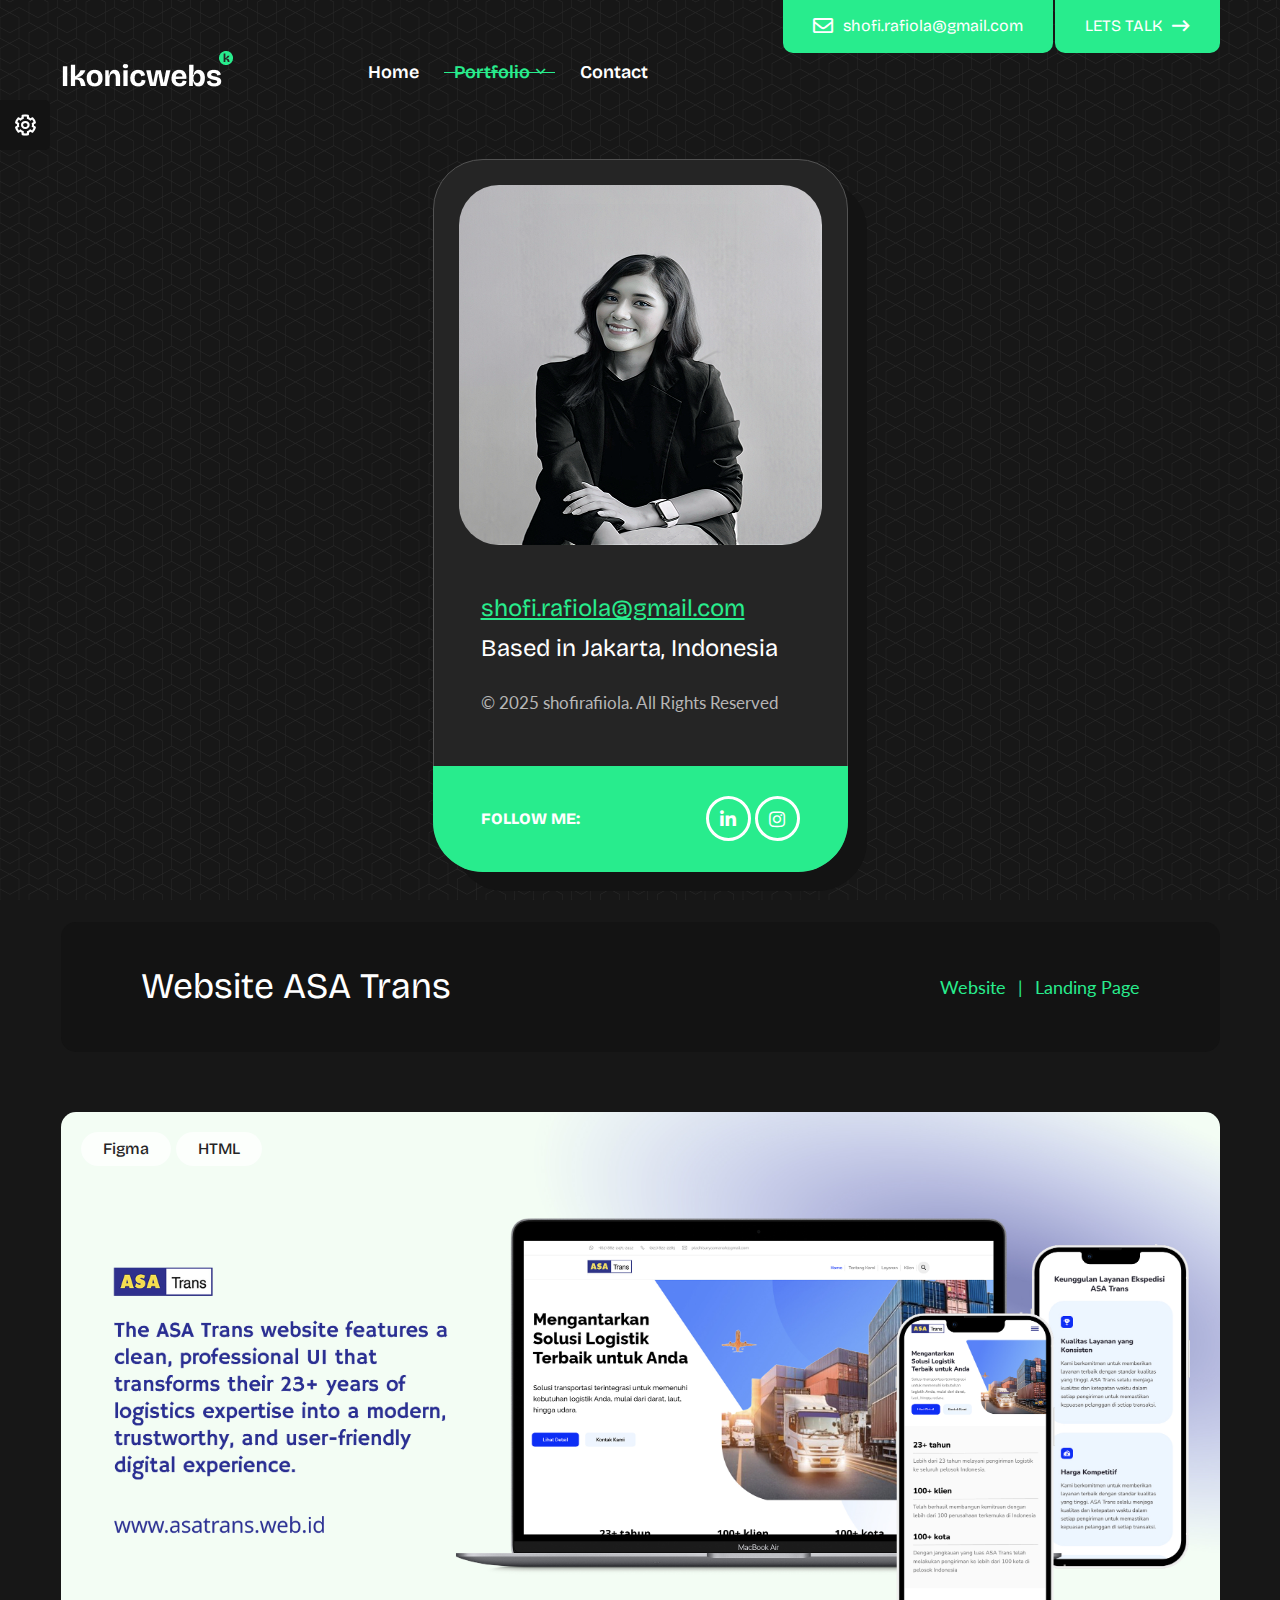
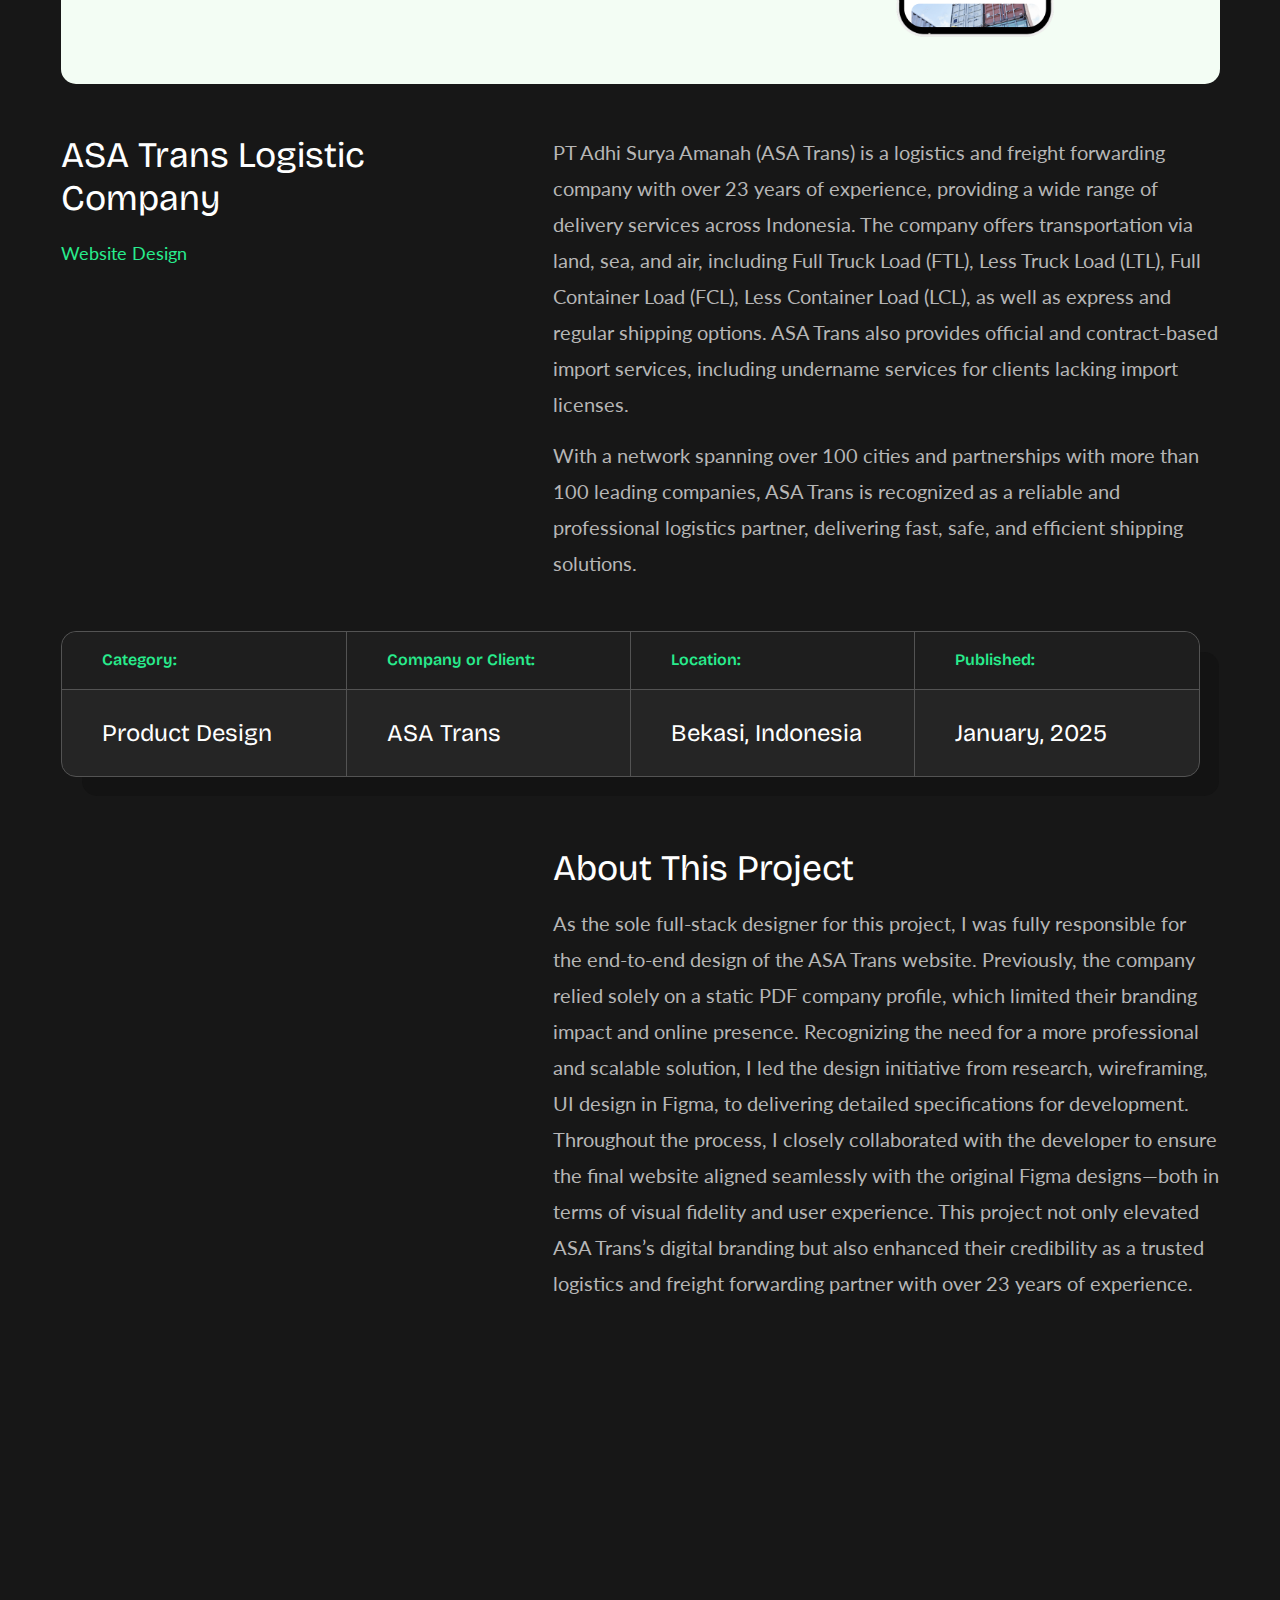
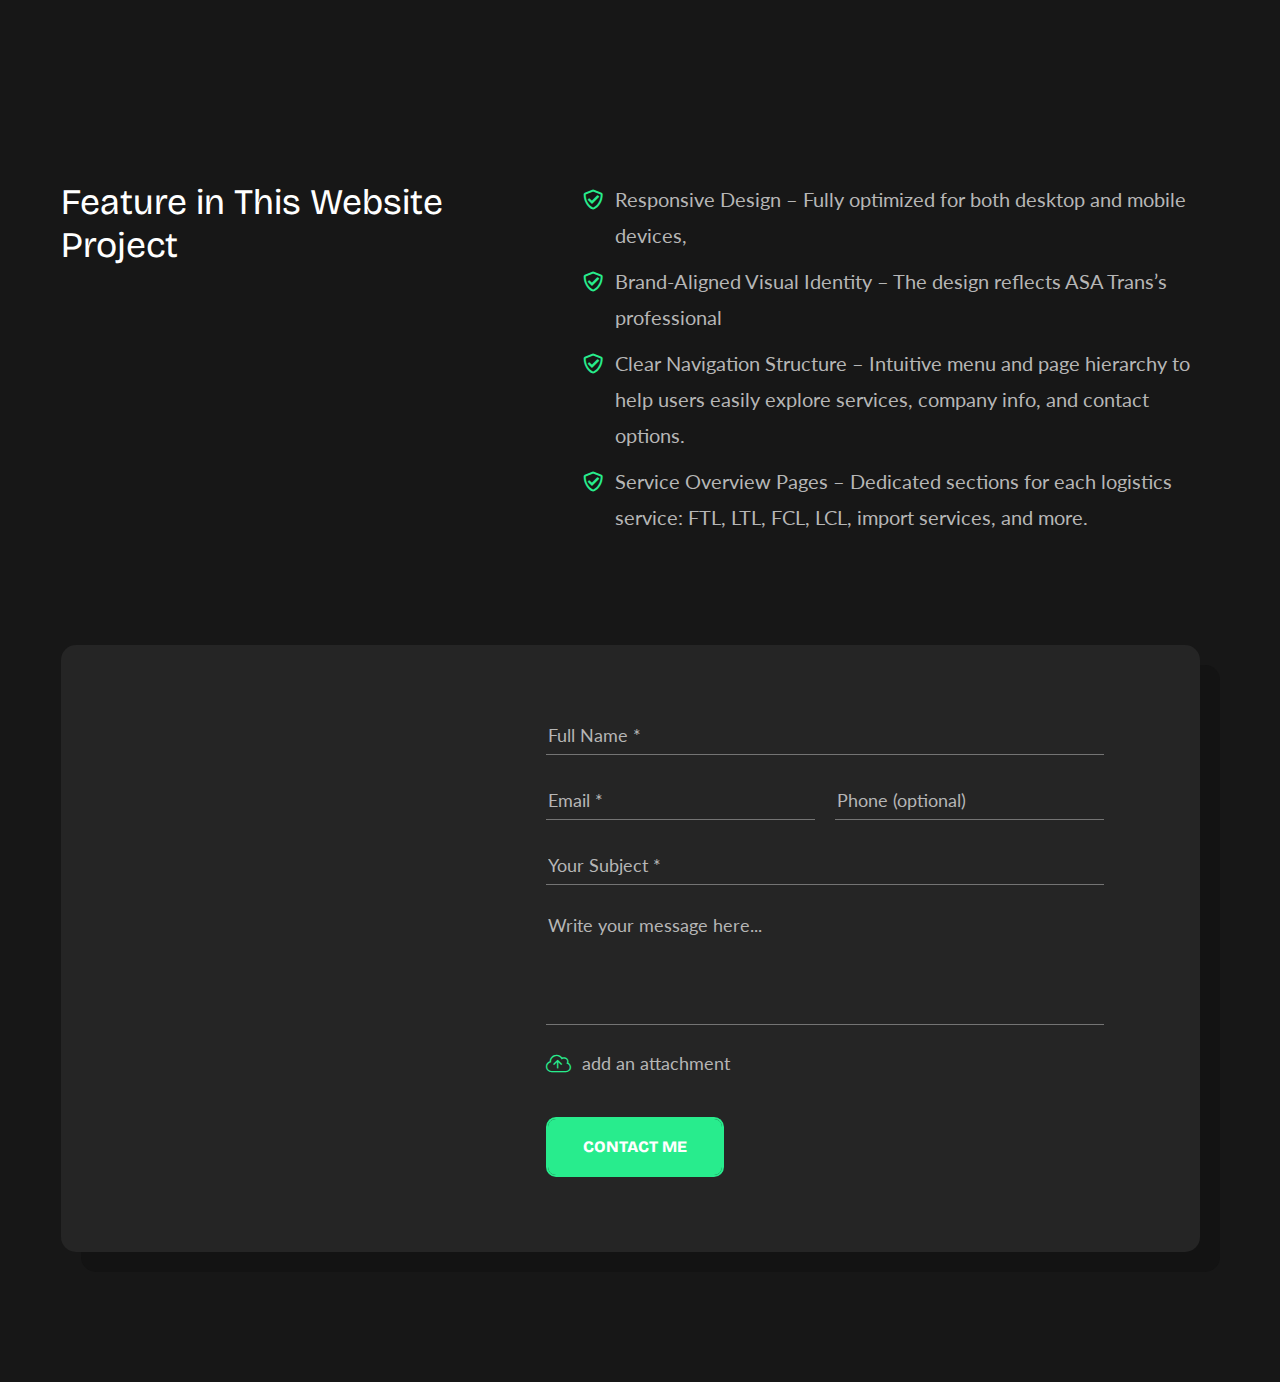
<file: portfolio-detail.html>
<!DOCTYPE html>
<html lang="en">

<head>
    <meta charset="UTF-8">
    <meta name="viewport" content="width=device-width, initial-scale=1, shrink-to-fit=no">
    <meta name="description" content="" />
    <meta name="keywords" content="" />
    <meta name="theme-color" content="#28ec8d">
    <link rel="icon" href="assets/images/favicon.png" sizes="32x32" type="image/png">
    <title>Shofiraf - UI/UX Design Portfolio</title>

    <link rel="stylesheet" href="assets/css/animate.min.css">
    <link rel="stylesheet" href="assets/css/fontawesome.min.css">
    <link rel="stylesheet" href="assets/css/bootstrap.min.css">
    <link rel="stylesheet" href="assets/css/jquery.fancybox.min.css">
    <link rel="stylesheet" href="assets/css/swiper-bundle.min.css">
    <link rel="stylesheet" href="assets/css/style.css">
    <link rel="stylesheet" href="assets/css/responsive.css">
</head>

<body class="bg-color12 bg-blend-luminosity dark-layer2 opc9 bg-att-fixed scheme1 dark"
    style="background-image: url(assets/images/pattern-bg.png);">
    <main>
        <div class="page-loader">
            <div class="loader">
                <div class='loader-style-1 panelLoad'>
                    <div class='cube-face cube-face-front'>I</div>
                    <div class='cube-face cube-face-back'>C</div>
                    <div class='cube-face cube-face-left'>O</div>
                    <div class='cube-face cube-face-right'>N</div>
                    <div class='cube-face cube-face-bottom'>I</div>
                    <div class='cube-face cube-face-top'>C</div>
                </div>
                <span class="cube-face">Iconicwebs</span>
            </div>
        </div><!-- Page Loader -->
        <header class="stick">
            <div class="logo-menu-wrapper position-relative w-100">
                <div class="container">
                    <div
                        class="logo-menu-inner d-flex gap-4 align-items-center justify-content-between position-relative w-100">
                        <div class="logo">
                            <h1><a href="index.html" title="Home"><img class="scheme1-light-logo"
                                        src="assets/images/logo1-light.png" alt="Logo" loading="lazy"><img
                                        class="scheme2-light-logo position-absolute" src="assets/images/logo2-light.png"
                                        alt="Logo" loading="lazy"><img class="scheme3-light-logo position-absolute"
                                        src="assets/images/logo3-light.png" alt="Logo" loading="lazy"><img
                                        class="scheme4-light-logo position-absolute" src="assets/images/logo4-light.png"
                                        alt="Logo" loading="lazy"><img class="scheme5-light-logo position-absolute"
                                        src="assets/images/logo5-light.png" alt="Logo" loading="lazy"><img
                                        class="scheme1-dark-logo position-absolute" src="assets/images/logo1-dark.png"
                                        alt="Logo" loading="lazy"><img class="scheme2-dark-logo position-absolute"
                                        src="assets/images/logo2-dark.png" alt="Logo" loading="lazy"><img
                                        class="scheme3-dark-logo position-absolute" src="assets/images/logo3-dark.png"
                                        alt="Logo" loading="lazy"><img class="scheme4-dark-logo position-absolute"
                                        src="assets/images/logo4-dark.png" alt="Logo" loading="lazy"><img
                                        class="scheme5-dark-logo position-absolute" src="assets/images/logo5-dark.png"
                                        alt="Logo" loading="lazy"></a></h1>
                        </div><!-- Logo -->
                        <nav>
                            <a class="res-menu-close" href="javascript:void(0);" title=""><i
                                    class="fal fa-times"></i></a>
                            <ul>
                                <li><a href="index.html" title="">Home</a></li>
                                <li class="menu-item-has-children"><a href="javascript:void(0);" title="">Portfolio<i
                                            class="far fa-angle-down"></i></a>
                                    <ul>
                                        <li><a href="portfolio.html" title="">All Portfolio</a></li>
                                        <li><a href="portfolio-detail.html" title="">ASA Trans Website Project</a></li>
                                        <li><a href="portfolio-detail2.html" title="">Smart Branch by Mandiri Project</a></li>
                                        <li><a href="portfolio-detail3.html" title="">Rumah Siap Kerja Project</a></li>
                                        <li><a href="portfolio-detail4.html" title="">BYDER Project</a></li>
                                        <li><a href="portfolio-detail5.html" title="">Tell-a-Tale Game Project</a></li>
                                        <li><a href="portfolio-detail6.html" title="">Traincal Project</a></li>
                                    </ul>
                                </li>
                                <li><a href="#contact" title="">Contact</a></li>
                            </ul>
                            <div class="cont-info d-inline-flex align-items-center gap-2">
                                <span><svg xmlns="http://www.w3.org/2000/svg" viewBox="0 0 100 100">
                                        <g>
                                            <path d="M98.5,53.93c-0.37,3-0.79,5.99-1.64,8.91C93.2,75.48,85.74,85.18,74.43,91.91c-5.85,3.48-12.2,5.63-18.97,6.3
                                        		c-14.05,1.4-26.56-2.41-37.25-11.67C9.19,78.72,3.68,68.81,2.03,56.98c-2.04-14.6,1.77-27.66,11.43-38.84
                                        		c7.82-9.07,17.8-14.4,29.63-16.25c0.93-0.15,1.87-0.25,2.8-0.38c2.78,0,5.55,0,8.33,0c0.15,0.04,0.3,0.1,0.45,0.12
                                        		c7.01,0.65,13.57,2.73,19.63,6.3c11.38,6.72,18.9,16.45,22.57,29.15c0.84,2.91,1.26,5.9,1.63,8.9C98.5,48.64,98.5,51.28,98.5,53.93
                                        		z M6.21,49.96c0.21,24.3,19.48,43.76,43.79,43.79c24.37,0.03,43.84-19.48,43.84-43.79c0-24.29-19.42-43.76-43.75-43.79
                                        		C25.81,6.15,6.43,25.56,6.21,49.96z" />
                                            <path d="M64.78,78.37c-3.59-0.09-6.96-1.06-10.19-2.57c-7.79-3.63-14.25-9.02-20.02-15.29c-4.66-5.06-8.67-10.6-11.19-17.07
                                        		c-1.42-3.65-2.31-7.42-1.39-11.37c0.8-3.43,2.61-6.09,5.95-7.58c1.99-0.89,3.98-1.76,6.01-2.52c2.83-1.07,5.72-0.1,7.3,2.52
                                        		c1.79,2.97,3.53,5.97,5.2,9.01c1.62,2.93,0.76,6.16-2.02,8.05c-0.21,0.14-0.42,0.27-0.63,0.42c-1.87,1.38-2.17,3.35-0.74,5.18
                                        		c2.86,3.68,6.14,6.94,9.81,9.8c1.01,0.78,2.13,1.07,3.37,0.65c0.85-0.29,1.42-0.92,1.91-1.63c2.44-3.51,5.44-4.17,9.13-2.01
                                        		c2.58,1.51,5.18,3,7.78,4.49c3.07,1.76,4.11,4.7,2.8,7.98c-0.79,1.99-1.6,3.97-2.53,5.91c-1.7,3.56-4.72,5.18-8.41,5.84
                                        		c-0.46,0.08-0.94,0.12-1.41,0.16C65.29,78.39,65.04,78.37,64.78,78.37z M64.68,73.56c0.35,0,0.7,0.03,1.04-0.01
                                        		c2.49-0.29,4.57-1.18,5.59-3.7c0.7-1.72,1.45-3.42,2.15-5.15c0.43-1.06,0.25-1.54-0.74-2.12c-2.67-1.55-5.35-3.09-8.03-4.63
                                        		c-1.22-0.7-1.72-0.57-2.52,0.6c-3.11,4.55-8.21,5.32-12.54,1.89c-3.72-2.95-6.99-6.34-10.03-9.99c-3.31-3.96-2.79-9.73,1.95-12.68
                                        		c1.04-0.64,1.18-1.26,0.59-2.3c-1.56-2.74-3.14-5.47-4.73-8.19c-0.56-0.96-1.04-1.14-2.04-0.75c-1.7,0.67-3.37,1.42-5.07,2.1
                                        		c-2.71,1.08-3.7,3.27-3.85,5.97c-0.2,3.58,0.97,6.87,2.61,9.95c6,11.26,14.68,19.94,25.83,26.12
                                        		C57.91,72.34,61.15,73.51,64.68,73.56z" />
                                        </g>
                                    </svg></span>
                                <div class="cont-info-inner d-flex align-items-start flex-column">
                                    <span>Contact Me At:</span>
                                    <a href="tel:(62) 87-882-476-245" title="Call Us">(62) 87-882-476-245</a>
                                </div><!-- Contact Info Inner -->
                            </div><!-- Contact Info -->
                        </nav><!-- Navigation -->
                        <a class="res-menu-btn" href="javascript:void(0);" title=""><i
                                class="fal fa-align-center"></i></a>
                        <div class="cont-links d-flex position-relative">
                             <a href="mailto:shofi.rafiola@gmail.com" title=""><i
                                    class="far fa-envelope"></i>shofi.rafiola@gmail.com</a>
                            <a href="javascript:void(0);" title="">LETS TALK<i class="far fa-long-arrow-right"></i></a>
                        </div><!-- Contact Links -->
                    </div><!-- Logo Menu Inner -->
                </div>
            </div><!-- Logo Menu Wrapper -->
        </header><!-- Header -->
        <div class="sidepanel bg-color5 d-flex flex-column gap-5">
            <span class="d-flex align-items-center justify-content-center bg-color5"><i
                    class="far fa-cog fa-spin"></i></span>
            <div class="sidepanel-box d-flex flex-column align-items-start gap-4">
                <h6 class="mb-0 fw-normal">Choose Your Color</h6>
                <div class="color-picker d-flex flex-wrap align-items-start w-100 gap-2">
                    <a class="scheme1-color applied" href="javascript:void(0);" title=""></a>
                    <a class="scheme2-color" href="javascript:void(0);" title=""></a>
                    <a class="scheme3-color" href="javascript:void(0);" title=""></a>
                    <a class="scheme4-color" href="javascript:void(0);" title=""></a>
                    <a class="scheme5-color" href="javascript:void(0);" title=""></a>
                </div><!-- Color Picker -->
            </div><!-- Side Panel Box -->
        </div><!-- Side Panel -->
        <section>
            <div class="w-100 pt-60 pb-130 position-relative">
                <div class="container">
                    <div class="resume-wrapper d-flex justify-content-between position-relative w-100">
                        <div class="resume-sidebar d-flex flex-column position-sticky">
                            <div class="theiaStickySidebar">
                                <div class="resume-info round50 d-flex flex-column position-relative w-100">
                                    <div class="user-img round40 overflow-hidden position-relative w-100"><img
                                            class="img-fluid w-100" src="assets/images/resources/user-img.png"
                                            alt="User Image" loading="lazy"></div>
                                   <!-- User Image -->
                                    <div class="user-info d-flex flex-column align-items-start w-100">
                                        <a href="mailto:shofi.rafiola@gmail.com" title="">shofi.rafiola@gmail.com</a>
                                        <span>Based in Jakarta, Indonesia</span>
                                        <p class="mb-0">&copy; 2025 <a href="index.html" title="">shofirafiiola</a>. All
                                            Rights
                                            Reserved</p>
                                    </div><!-- User Info -->
                                    <div
                                        class="user-social-wrap d-flex align-items-center justify-content-between position-relative w-100">
                                        <span>Follow Me:</span>
                                        <div class="social-links d-flex align-items-center gap-1">
                                            <a href="https://www.linkedin.com/in/shofirafiiola/" title="Linkedin" target="_blank"><i
                                                    class="fab fa-linkedin-in"></i></a>
                                            <a href="https://www.instagram.com/shofraf/" title="Instagram" target="_blank"><i
                                                    class="fab fa-instagram"></i></a>
                                        </div><!-- Social Links -->
                                    </div><!-- User Social Wrap -->
                                </div><!-- Resume Info -->
                            </div>
                        </div><!-- Resume Sidebar -->
                        <div class="resume-content d-flex flex-column">
                            <div class="theiaStickySidebar">
                                <section>
                                    <div class="position-relative w-100">
                                        <div
                                            class="page-title gap-3 d-flex align-items-center justify-content-between round15 w-100">
                                            <h3 class="mb-0 fw-normal sz-36">Website ASA Trans</h3>
                                            <ol class="breadcrumb mb-0">
                                                <li class="breadcrumb-item"><a href="index.html" title="">Website</a></li>
                                                <li class="breadcrumb-item active">Landing Page</li>
                                            </ol>
                                        </div><!-- Page Title -->
                                    </div>
                                </section>
                                <section>
                                    <div class="position-relative pt-60 w-100">
                                        <div class="port-detail position-relative w-100">
                                            <div
                                                class="port-detail-img round15 overflow-hidden position-relative w-100">
                                                <img class="img-fluid w-100"
                                                    src="assets/images/resources/port-detail-img1.jpg"
                                                    alt="Portfolio Detail Image" loading="lazy">
                                                <div class="port-cat d-flex align-items-center position-absolute">
                                                    <a href="javascript:void(0);" title="">Figma</a><a
                                                        href="javascript:void(0);" title="">HTML</a>
                                                </div><!-- Portfolio Categories -->
                                            </div><!-- Portfolio Detail Image -->
                                            <div
                                                class="port-detail-cont mt-50 d-flex flex-column position-relative w-100">
                                                <div class="port-detail-cont-box position-relative w-100">
                                                    <div class="row">
                                                        <div class="col-md-5 col-sm-12 col-lg-5">
                                                            <div
                                                                class="port-detail-cap d-flex flex-column align-items-start w-100">
                                                                <h3 class="mb-0 fw-normal sz-36">ASA Trans Logistic Company</h3>
                                                                <span>Website Design</span>
                                                                
                                                            </div><!-- Portfolio Detail Cap -->
                                                        </div>
                                                        <div class="col-md-7 col-sm-12 col-lg-7">
                                                            <p class="mb-0">PT Adhi Surya Amanah (ASA Trans) is a logistics and freight forwarding company with over 23 years of experience, providing a wide range of delivery services across Indonesia. 
                                                                The company offers transportation via land, sea, and air, including Full Truck Load (FTL), Less Truck Load (LTL), Full Container Load (FCL), Less Container Load (LCL), as well as express and regular shipping options. 
                                                                ASA Trans also provides official and contract-based import services, including undername services for clients lacking import licenses.</p>
                                                            <p class="mb-0">With a network spanning over 100 cities and partnerships with more than 100 leading companies, 
                                                                ASA Trans is recognized as a reliable and professional logistics partner, delivering fast, safe, 
                                                                and efficient shipping solutions.</p>
                                                        </div>
                                                    </div>
                                                </div><!-- Portfolio Detail Content Box -->
                                                <div class="port-detail-info-boxes round15 position-relative w-100">
                                                    <div class="row mrg">
                                                        <div class="col-md-6 col-sm-6 col-lg-3">
                                                            <div
                                                                class="port-detail-info-box d-flex flex-column overflow-hidden position-relative w-100">
                                                                <strong>Category:</strong>
                                                                <h4 class="mb-0 fw-normal sz-24">Product Design</h4>
                                                            </div><!-- Portfolio Detail Info Box -->
                                                        </div>
                                                        <div class="col-md-6 col-sm-6 col-lg-3">
                                                            <div
                                                                class="port-detail-info-box d-flex flex-column overflow-hidden position-relative w-100">
                                                                <strong>Company or Client:</strong>
                                                                <h4 class="mb-0 fw-normal sz-24">ASA Trans</h4>
                                                            </div><!-- Portfolio Detail Info Box -->
                                                        </div>
                                                        <div class="col-md-6 col-sm-6 col-lg-3">
                                                            <div
                                                                class="port-detail-info-box d-flex flex-column overflow-hidden position-relative w-100">
                                                                <strong>Location:</strong>
                                                                <h4 class="mb-0 fw-normal sz-24">Bekasi, Indonesia</h4>
                                                            </div><!-- Portfolio Detail Info Box -->
                                                        </div>
                                                        <div class="col-md-6 col-sm-6 col-lg-3">
                                                            <div
                                                                class="port-detail-info-box d-flex flex-column overflow-hidden position-relative w-100">
                                                                <strong>Published:</strong>
                                                                <h4 class="mb-0 fw-normal sz-24">January, 2025</h4>
                                                            </div><!-- Portfolio Detail Info Box -->
                                                        </div>
                                                    </div>
                                                </div><!-- Portfolio Detail Info Boxes -->
                                                <div class="port-detail-cont-box position-relative w-100">
                                                    <div class="row">
                                                        <div class="col-md-5 col-sm-12 col-lg-5">
                                                        </div>
                                                        <div class="col-md-7 col-sm-12 col-lg-7">
                                                            <h3 class="mb-0 fw-normal sz-36">About This Project</h3>
                                                            <p class="mb-0">As the sole full-stack designer for this project, I was fully responsible for the end-to-end design of the ASA Trans website. 
                                                                Previously, the company relied solely on a static PDF company profile, which limited their branding impact and online presence. 
                                                                Recognizing the need for a more professional and scalable solution, I led the design initiative from research, wireframing, UI design in Figma, 
                                                                to delivering detailed specifications for development. Throughout the process, 
                                                                I closely collaborated with the developer to ensure the final website aligned seamlessly with the original Figma designs—both in terms of 
                                                                visual fidelity and user experience. This project not only elevated ASA Trans’s digital branding but also enhanced their credibility as a 
                                                                trusted logistics and freight forwarding partner with over 23 years of experience.

                                                            </p>
                                                        </div>
                                                    </div>
                                                </div><!-- Portfolio Detail Content Box -->
                                                <div class="single-gal-boxes position-relative w-100">
                                                    <div class="row mrg20">
                                                        <div class="col-md-6 col-sm-6 col-lg-6 wow fadeIn"
                                                            data-wow-duration=".5s" data-wow-delay=".2s">
                                                            <div
                                                                class="single-gal-box round15 overflow-hidden position-relative w-100">
                                                                <a href="assets/images/resources/port-detail-img2.jpg"
                                                                    data-fancybox="gallery" title=""><img
                                                                        class="img-fluid w-100"
                                                                        src="assets/images/resources/port-detail-img2.jpg"
                                                                        alt="Portfolio Detail Image" loading="lazy"></a>
                                                            </div><!-- Single Gallery Box -->
                                                        </div>
                                                        <div class="col-md-6 col-sm-6 col-lg-6 wow fadeIn"
                                                            data-wow-duration=".5s" data-wow-delay=".4s">
                                                            <div
                                                                class="single-gal-box round15 overflow-hidden position-relative w-100">
                                                                <a href="assets/images/resources/port-detail-img3.jpg"
                                                                    data-fancybox="gallery" title=""><img
                                                                        class="img-fluid w-100"
                                                                        src="assets/images/resources/port-detail-img3.jpg"
                                                                        alt="Portfolio Detail Image" loading="lazy"></a>
                                                            </div><!-- Single Gallery Box -->
                                                        </div>
                                                    </div>
                                                </div><!-- Single Gallery Boxes -->
                                                <div class="port-detail-cont-box position-relative w-100">
                                                    <div class="row">
                                                        <div class="col-md-5 col-sm-12 col-lg-5">
                                                            <h3 class="mb-20 fw-normal sz-36">Feature in This Website Project</h3>
                                                        </div>
                                                        <div class="col-md-7 col-sm-12 col-lg-7">
                                                            <ul class="list-style d-flex flex-column mb-0">
                                                                <li>Responsive Design – Fully optimized for both desktop and mobile devices,</li>
                                                                <li>Brand-Aligned Visual Identity – The design reflects ASA Trans’s professional </li>
                                                                <li>Clear Navigation Structure – Intuitive menu and page hierarchy to help users easily explore services, 
                                                                    company info, and contact options.</li>
                                                                <li>Service Overview Pages – Dedicated sections for each logistics service: 
                                                                    FTL, LTL, FCL, LCL, import services, and more.</li>
                                                            </ul>
                                                        </div>
                                                    </div>
                                                </div><!-- Portfolio Detail Content Box -->
                                            </div><!-- Portfolio Detail Content -->
                                        </div><!-- Portfolio Detail -->
                                    </div>
                                </section>
                                <section>
                                    <div class="position-relative pt-110 w-100">
                                        <div class="contact-wrap round15 position-relative w-100" id="contact">
                                            <div class="row">
                                                <div class="col-md-12 col-sm-12 col-lg-5">
                                                    <div
                                                        class="sec-title-wrap mb-40 d-flex flex-column align-items-start position-relative w-100">
                                                        <div class="sec-title d-flex flex-column align-items-start w-100 wow fadeInUp"
                                                            data-wow-duration=".5s" data-wow-delay=".2s">
                                                            <span class="sec-sub rounded-pill text-center">Want to Hire
                                                                Me?</span>
                                                            <h2 class="mb-0 sz-40">Let's Work Togather On Project</h2>
                                                        </div><!-- Sec Title -->
                                                    </div><!-- Sec Title Wrap -->
                                                    <div class="cont-info mb-40 d-inline-flex align-items-center gap-2 wow fadeInUp"
                                                        data-wow-duration=".5s" data-wow-delay=".4s">
                                                        <span><svg xmlns="http://www.w3.org/2000/svg"
                                                                viewBox="0 0 100 100">
                                                                <g>
                                                                    <path
                                                                        d="M98.5,53.93c-0.37,3-0.79,5.99-1.64,8.91C93.2,75.48,85.74,85.18,74.43,91.91c-5.85,3.48-12.2,5.63-18.97,6.3
                                                                                                                                                                                        		c-14.05,1.4-26.56-2.41-37.25-11.67C9.19,78.72,3.68,68.81,2.03,56.98c-2.04-14.6,1.77-27.66,11.43-38.84
                                                                                                                                                                                        		c7.82-9.07,17.8-14.4,29.63-16.25c0.93-0.15,1.87-0.25,2.8-0.38c2.78,0,5.55,0,8.33,0c0.15,0.04,0.3,0.1,0.45,0.12
                                                                                                                                                                                        		c7.01,0.65,13.57,2.73,19.63,6.3c11.38,6.72,18.9,16.45,22.57,29.15c0.84,2.91,1.26,5.9,1.63,8.9C98.5,48.64,98.5,51.28,98.5,53.93
                                                                                                                                                                                        		z M6.21,49.96c0.21,24.3,19.48,43.76,43.79,43.79c24.37,0.03,43.84-19.48,43.84-43.79c0-24.29-19.42-43.76-43.75-43.79
                                                                                                                                                                                        		C25.81,6.15,6.43,25.56,6.21,49.96z" />
                                                                    <path
                                                                        d="M64.78,78.37c-3.59-0.09-6.96-1.06-10.19-2.57c-7.79-3.63-14.25-9.02-20.02-15.29c-4.66-5.06-8.67-10.6-11.19-17.07
                                                                                                                                                                                        		c-1.42-3.65-2.31-7.42-1.39-11.37c0.8-3.43,2.61-6.09,5.95-7.58c1.99-0.89,3.98-1.76,6.01-2.52c2.83-1.07,5.72-0.1,7.3,2.52
                                                                                                                                                                                        		c1.79,2.97,3.53,5.97,5.2,9.01c1.62,2.93,0.76,6.16-2.02,8.05c-0.21,0.14-0.42,0.27-0.63,0.42c-1.87,1.38-2.17,3.35-0.74,5.18
                                                                                                                                                                                        		c2.86,3.68,6.14,6.94,9.81,9.8c1.01,0.78,2.13,1.07,3.37,0.65c0.85-0.29,1.42-0.92,1.91-1.63c2.44-3.51,5.44-4.17,9.13-2.01
                                                                                                                                                                                        		c2.58,1.51,5.18,3,7.78,4.49c3.07,1.76,4.11,4.7,2.8,7.98c-0.79,1.99-1.6,3.97-2.53,5.91c-1.7,3.56-4.72,5.18-8.41,5.84
                                                                                                                                                                                        		c-0.46,0.08-0.94,0.12-1.41,0.16C65.29,78.39,65.04,78.37,64.78,78.37z M64.68,73.56c0.35,0,0.7,0.03,1.04-0.01
                                                                                                                                                                                        		c2.49-0.29,4.57-1.18,5.59-3.7c0.7-1.72,1.45-3.42,2.15-5.15c0.43-1.06,0.25-1.54-0.74-2.12c-2.67-1.55-5.35-3.09-8.03-4.63
                                                                                                                                                                                        		c-1.22-0.7-1.72-0.57-2.52,0.6c-3.11,4.55-8.21,5.32-12.54,1.89c-3.72-2.95-6.99-6.34-10.03-9.99c-3.31-3.96-2.79-9.73,1.95-12.68
                                                                                                                                                                                        		c1.04-0.64,1.18-1.26,0.59-2.3c-1.56-2.74-3.14-5.47-4.73-8.19c-0.56-0.96-1.04-1.14-2.04-0.75c-1.7,0.67-3.37,1.42-5.07,2.1
                                                                                                                                                                                        		c-2.71,1.08-3.7,3.27-3.85,5.97c-0.2,3.58,0.97,6.87,2.61,9.95c6,11.26,14.68,19.94,25.83,26.12
                                                                                                                                                                                        		C57.91,72.34,61.15,73.51,64.68,73.56z" />
                                                                </g>
                                                            </svg></span>
                                                        <div
                                                            class="cont-info-inner d-flex align-items-start flex-column">
                                                            <span>Contact Me At:</span>
                                                            <a href="mailto:shofi.rafiola@gmail.com" title="Contact Me">shofi.rafiola@gmail.com</a>
                                                        </div><!-- Contact Info Inner -->
                                                    </div><!-- Contact Info -->
                                                </div>
                                                <div class="col-md-12 col-sm-12 col-lg-7">
                                                    <div class="contact-form position-relative w-100">
                                                        <div class="row mrg20">
                                                            <div class="col-md-12 col-sm-12 col-lg-12">
                                                                <div class="field-box position-relative w-100">
                                                                    <input type="text" placeholder="Full Name *"
                                                                        required>
                                                                </div><!-- Field Box -->
                                                            </div>
                                                            <div class="col-md-6 col-sm-12 col-lg-6">
                                                                <div class="field-box position-relative w-100">
                                                                    <input type="email" placeholder="Email *" required>
                                                                </div><!-- Field Box -->
                                                            </div>
                                                            <div class="col-md-6 col-sm-12 col-lg-6">
                                                                <div class="field-box position-relative w-100">
                                                                    <input type="tel" placeholder="Phone (optional)">
                                                                </div><!-- Field Box -->
                                                            </div>
                                                            <div class="col-md-12 col-sm-12 col-lg-12">
                                                                <div class="field-box position-relative w-100">
                                                                    <input type="text" placeholder="Your Subject *"
                                                                        required>
                                                                </div><!-- Field Box -->
                                                            </div>
                                                            <div class="col-md-12 col-sm-12 col-lg-12">
                                                                <div class="field-box position-relative w-100">
                                                                    <textarea
                                                                        placeholder="Write your message here..."></textarea>
                                                                </div><!-- Field Box -->
                                                            </div>
                                                            <div class="col-md-12 col-sm-12 col-lg-12">
                                                                <div
                                                                    class="field-box attachment-field position-relative w-100">
                                                                    <input type="file">
                                                                    <span><i class="fal fa-cloud-upload"></i>add an
                                                                        attachment</span>
                                                                </div><!-- Field Box -->
                                                                <div class="field-btn position-relative w-100">
                                                                    <button
                                                                        class="theme-btn2 round10 d-flex align-items-center justify-content-center position-relative overflow-hidden"
                                                                        type="submit">Contact Me</button>
                                                                </div><!-- Field Btn -->
                                                            </div>
                                                        </div>
                                                    </div><!-- Contact Form -->
                                                </div>
                                            </div>
                                        </div><!-- Contact Wrap -->
                                    </div>
                                </section>
                            </div>
                        </div><!-- Resume Content -->
                    </div><!-- Resume Wrapper -->
                </div>
            </div>
        </section>
    </main><!-- Main Wrapper -->

    <script src="assets/js/jquery.min.js"></script>
    <script src="assets/js/bootstrap.min.js"></script>
    <script src="assets/js/jquery.fancybox.min.js"></script>
    <script src="assets/js/swiper-bundle.min.js"></script>
    <script src="assets/js/wow.min.js"></script>
    <script src="assets/js/ResizeSensor.min.js"></script>
    <script src="assets/js/theia-sticky-sidebar.min.js"></script>
    <script src="assets/js/scripts.js"></script>
</body>

</html>
</file>
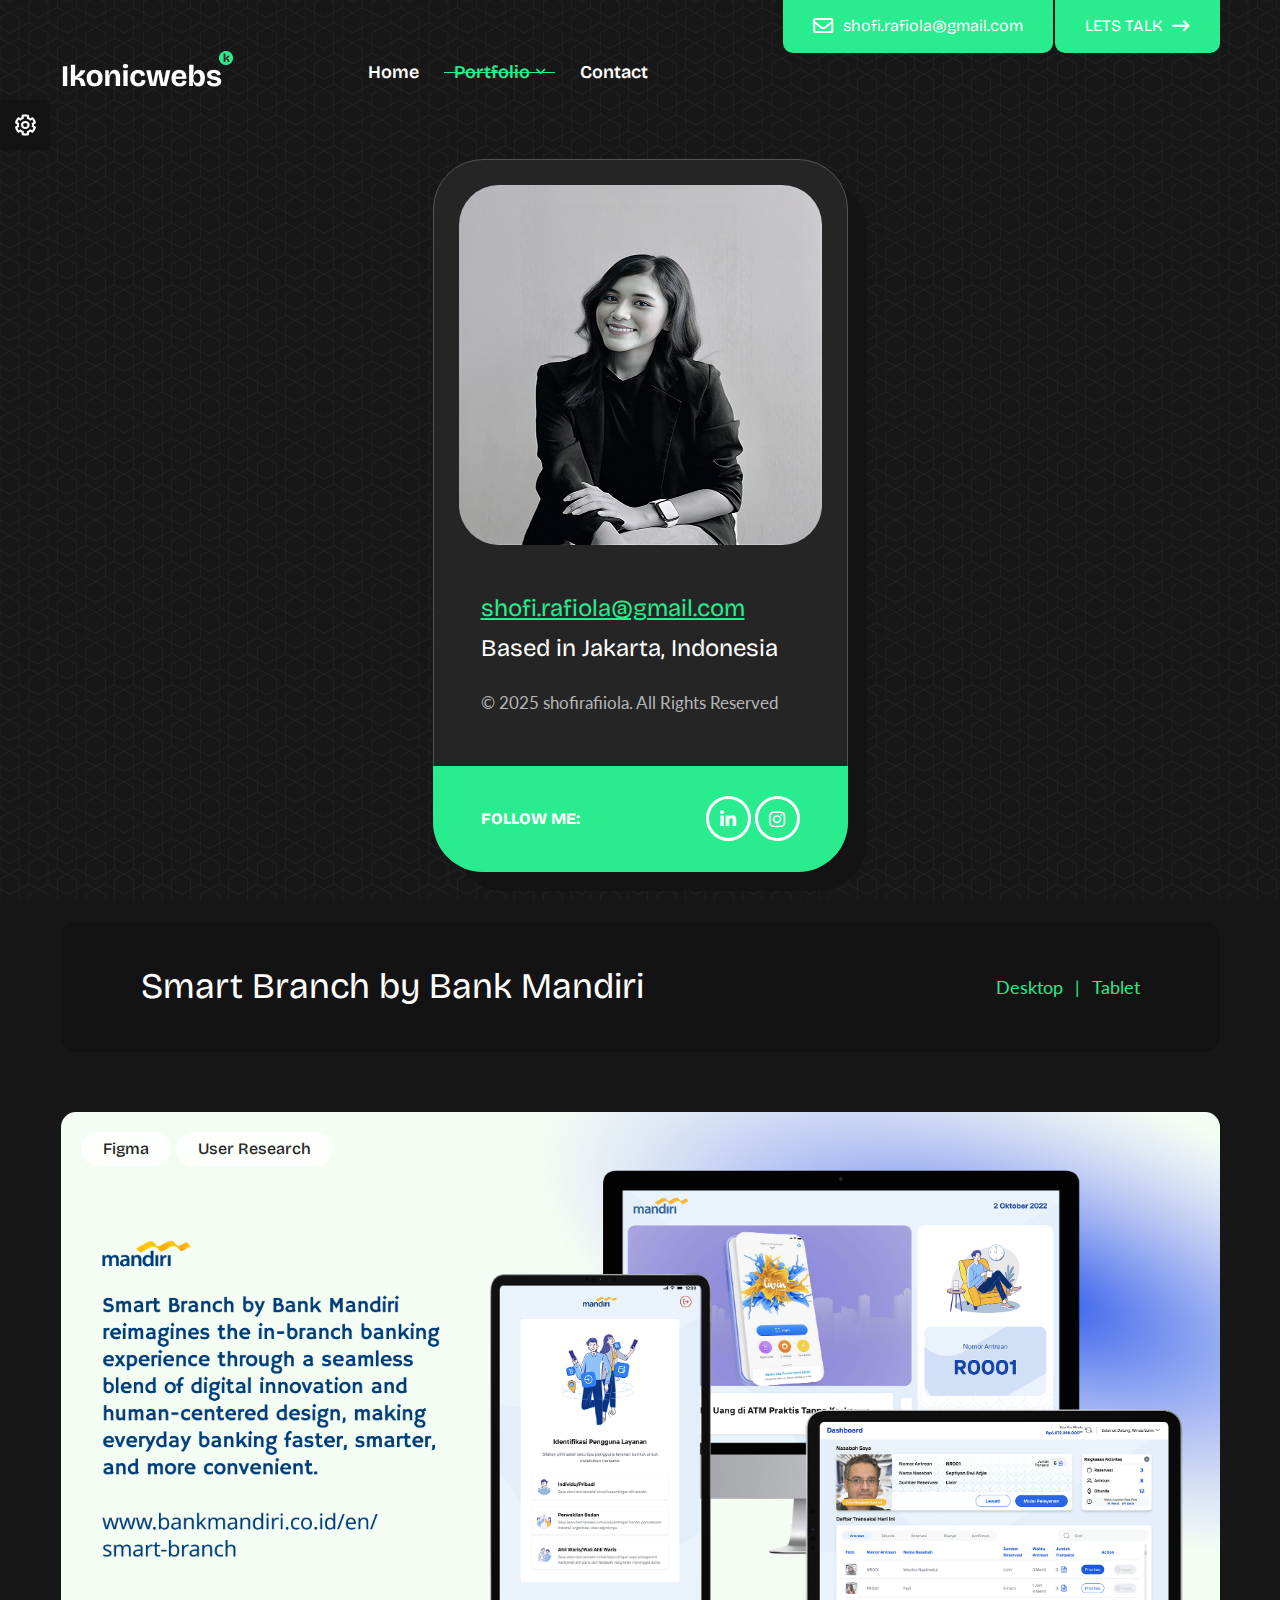
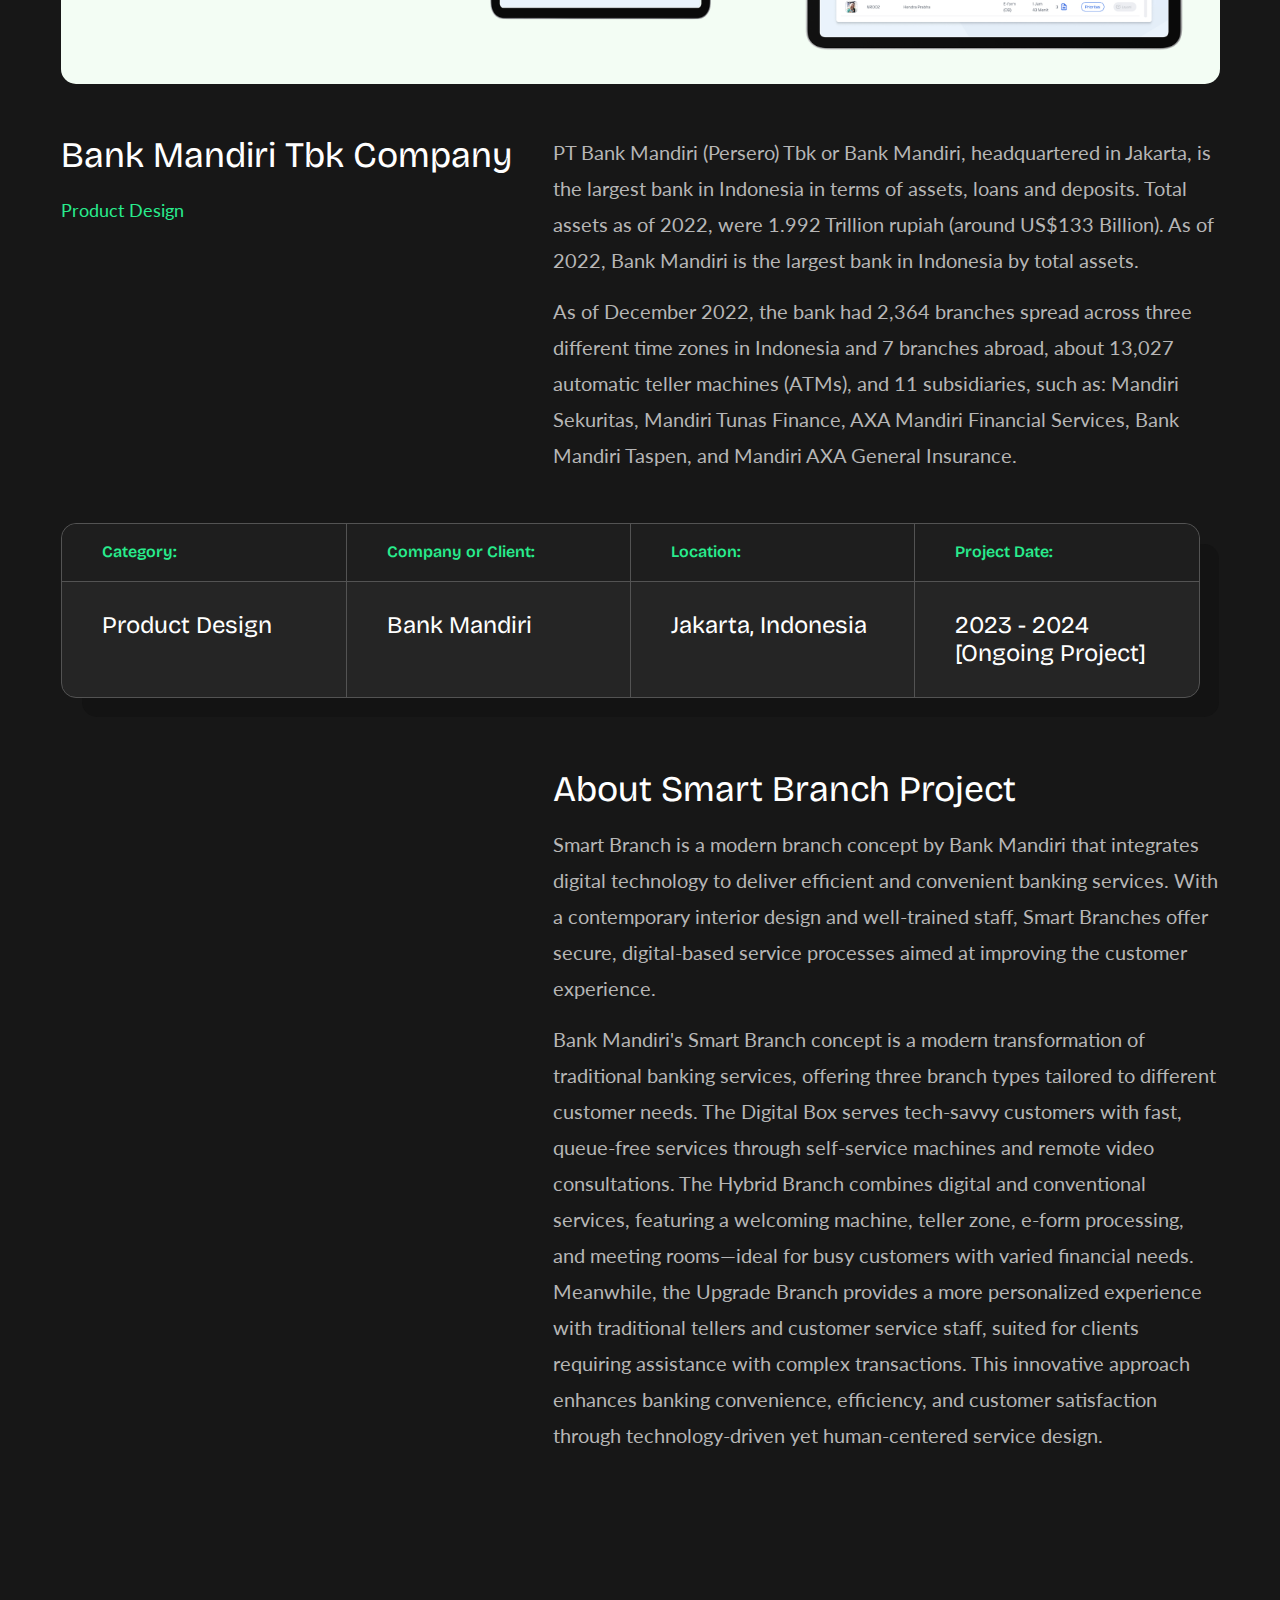
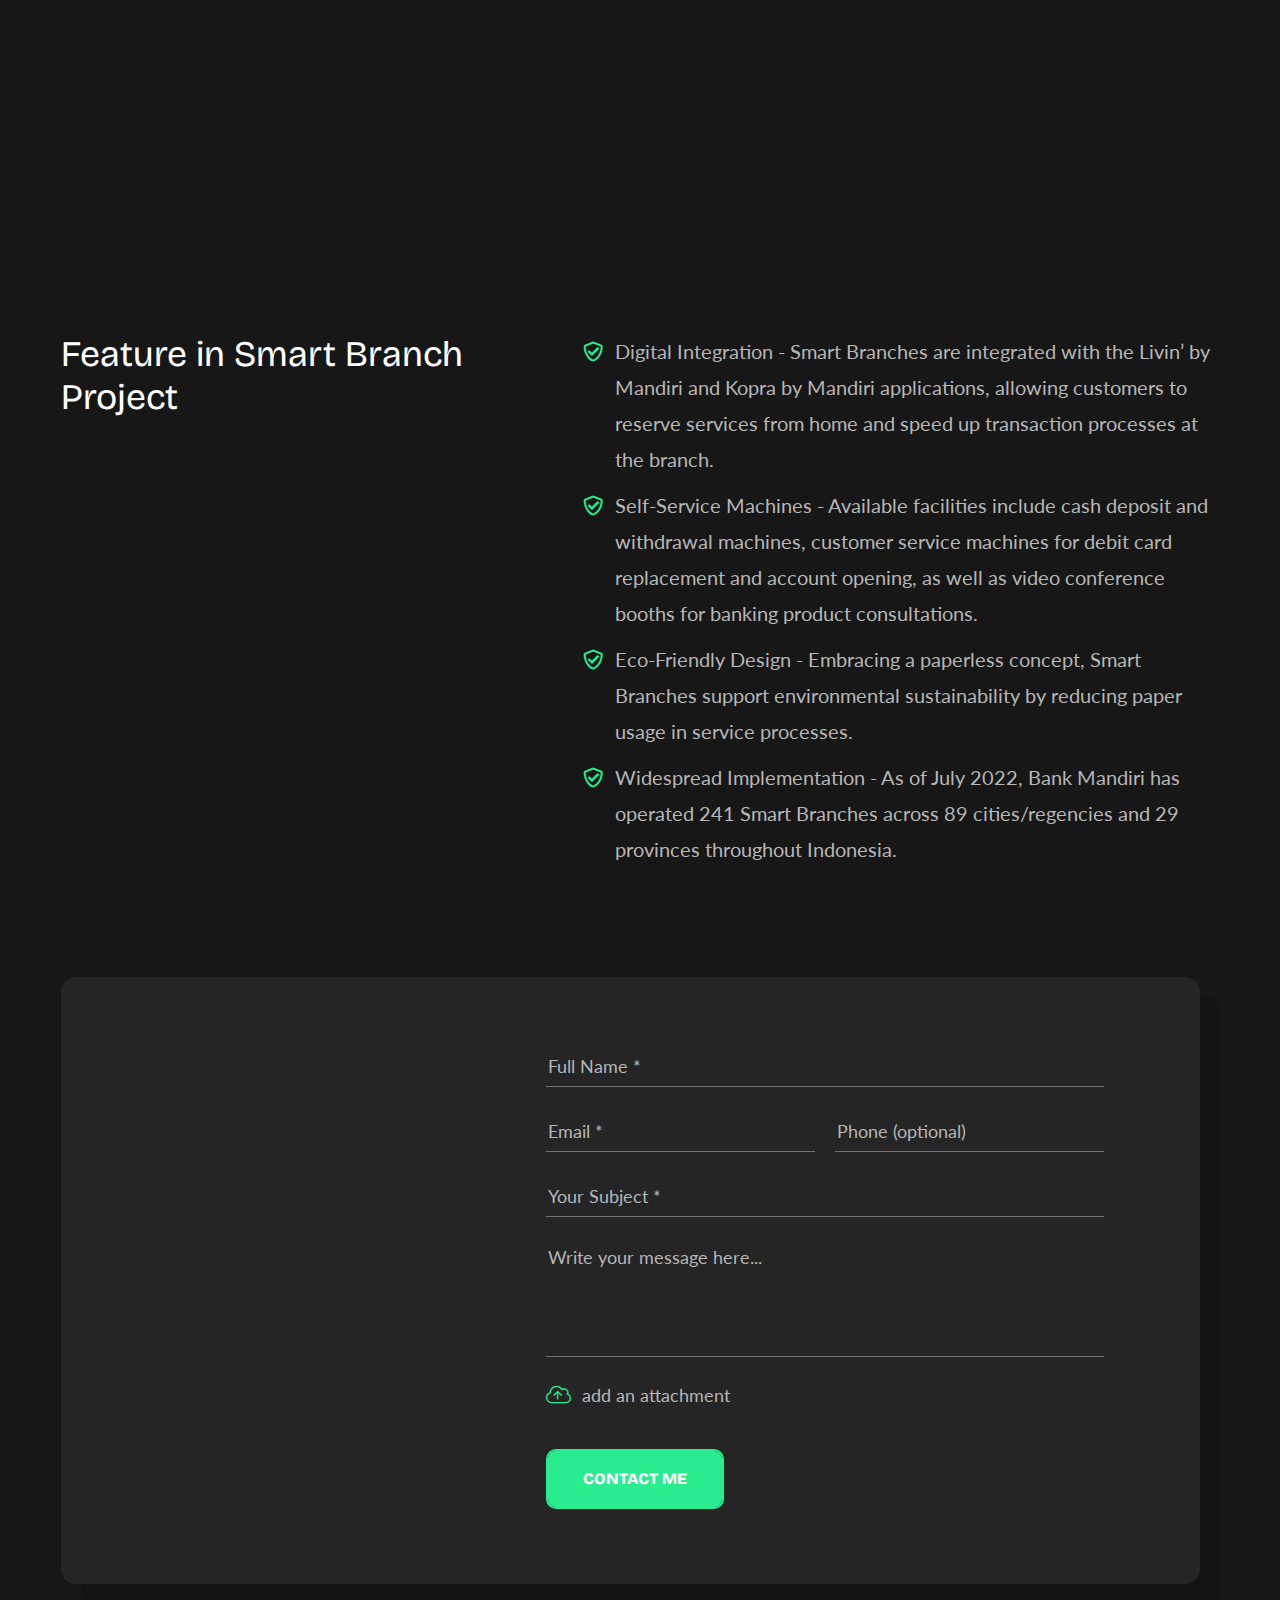
<file: portfolio-detail2.html>
<!DOCTYPE html>
<html lang="en">

<head>
    <meta charset="UTF-8">
    <meta name="viewport" content="width=device-width, initial-scale=1, shrink-to-fit=no">
    <meta name="description" content="" />
    <meta name="keywords" content="" />
    <meta name="theme-color" content="#28ec8d">
    <link rel="icon" href="assets/images/favicon.png" sizes="32x32" type="image/png">
    <title>Shofiraf - UI/UX Design Portfolio</title>

    <link rel="stylesheet" href="assets/css/animate.min.css">
    <link rel="stylesheet" href="assets/css/fontawesome.min.css">
    <link rel="stylesheet" href="assets/css/bootstrap.min.css">
    <link rel="stylesheet" href="assets/css/jquery.fancybox.min.css">
    <link rel="stylesheet" href="assets/css/swiper-bundle.min.css">
    <link rel="stylesheet" href="assets/css/style.css">
    <link rel="stylesheet" href="assets/css/responsive.css">
</head>

<body class="bg-color12 bg-blend-luminosity dark-layer2 opc9 bg-att-fixed scheme1 dark"
    style="background-image: url(assets/images/pattern-bg.png);">
    <main>
        <div class="page-loader">
            <div class="loader">
                <div class='loader-style-1 panelLoad'>
                    <div class='cube-face cube-face-front'>I</div>
                    <div class='cube-face cube-face-back'>C</div>
                    <div class='cube-face cube-face-left'>O</div>
                    <div class='cube-face cube-face-right'>N</div>
                    <div class='cube-face cube-face-bottom'>I</div>
                    <div class='cube-face cube-face-top'>C</div>
                </div>
                <span class="cube-face">Iconicwebs</span>
            </div>
        </div><!-- Page Loader -->
        <header class="stick">
            <div class="logo-menu-wrapper position-relative w-100">
                <div class="container">
                    <div
                        class="logo-menu-inner d-flex gap-4 align-items-center justify-content-between position-relative w-100">
                        <div class="logo">
                            <h1><a href="index.html" title="Home"><img class="scheme1-light-logo"
                                        src="assets/images/logo1-light.png" alt="Logo" loading="lazy"><img
                                        class="scheme2-light-logo position-absolute" src="assets/images/logo2-light.png"
                                        alt="Logo" loading="lazy"><img class="scheme3-light-logo position-absolute"
                                        src="assets/images/logo3-light.png" alt="Logo" loading="lazy"><img
                                        class="scheme4-light-logo position-absolute" src="assets/images/logo4-light.png"
                                        alt="Logo" loading="lazy"><img class="scheme5-light-logo position-absolute"
                                        src="assets/images/logo5-light.png" alt="Logo" loading="lazy"><img
                                        class="scheme1-dark-logo position-absolute" src="assets/images/logo1-dark.png"
                                        alt="Logo" loading="lazy"><img class="scheme2-dark-logo position-absolute"
                                        src="assets/images/logo2-dark.png" alt="Logo" loading="lazy"><img
                                        class="scheme3-dark-logo position-absolute" src="assets/images/logo3-dark.png"
                                        alt="Logo" loading="lazy"><img class="scheme4-dark-logo position-absolute"
                                        src="assets/images/logo4-dark.png" alt="Logo" loading="lazy"><img
                                        class="scheme5-dark-logo position-absolute" src="assets/images/logo5-dark.png"
                                        alt="Logo" loading="lazy"></a></h1>
                        </div><!-- Logo -->
                        <nav>
                            <a class="res-menu-close" href="javascript:void(0);" title=""><i
                                    class="fal fa-times"></i></a>
                            <ul>
                                <li><a href="index.html" title="">Home</a></li>
                                <li class="menu-item-has-children"><a href="javascript:void(0);" title="">Portfolio<i
                                            class="far fa-angle-down"></i></a>
                                    <ul>
                                        <li><a href="portfolio.html" title="">All Portfolio</a></li>
                                        <li><a href="portfolio-detail.html" title="">ASA Trans Website Project</a></li>
                                        <li><a href="portfolio-detail2.html" title="">Smart Branch Mandiri Project</a></li>
                                        <li><a href="portfolio-detail3.html" title="">Rumah Siap Kerja Project</a></li>
                                        <li><a href="portfolio-detail4.html" title="">BYDER Project</a></li>
                                        <li><a href="portfolio-detail5.html" title="">Tell-a-Tale Game Project</a></li>
                                        <li><a href="portfolio-detail6.html" title="">Traincal Project</a></li>
                                    </ul>
                                </li>
                                <li><a href="#contact" title="">Contact</a></li>
                            </ul>
                            <div class="cont-info d-inline-flex align-items-center gap-2">
                                <span><svg xmlns="http://www.w3.org/2000/svg" viewBox="0 0 100 100">
                                        <g>
                                            <path d="M98.5,53.93c-0.37,3-0.79,5.99-1.64,8.91C93.2,75.48,85.74,85.18,74.43,91.91c-5.85,3.48-12.2,5.63-18.97,6.3
                                        		c-14.05,1.4-26.56-2.41-37.25-11.67C9.19,78.72,3.68,68.81,2.03,56.98c-2.04-14.6,1.77-27.66,11.43-38.84
                                        		c7.82-9.07,17.8-14.4,29.63-16.25c0.93-0.15,1.87-0.25,2.8-0.38c2.78,0,5.55,0,8.33,0c0.15,0.04,0.3,0.1,0.45,0.12
                                        		c7.01,0.65,13.57,2.73,19.63,6.3c11.38,6.72,18.9,16.45,22.57,29.15c0.84,2.91,1.26,5.9,1.63,8.9C98.5,48.64,98.5,51.28,98.5,53.93
                                        		z M6.21,49.96c0.21,24.3,19.48,43.76,43.79,43.79c24.37,0.03,43.84-19.48,43.84-43.79c0-24.29-19.42-43.76-43.75-43.79
                                        		C25.81,6.15,6.43,25.56,6.21,49.96z" />
                                            <path d="M64.78,78.37c-3.59-0.09-6.96-1.06-10.19-2.57c-7.79-3.63-14.25-9.02-20.02-15.29c-4.66-5.06-8.67-10.6-11.19-17.07
                                        		c-1.42-3.65-2.31-7.42-1.39-11.37c0.8-3.43,2.61-6.09,5.95-7.58c1.99-0.89,3.98-1.76,6.01-2.52c2.83-1.07,5.72-0.1,7.3,2.52
                                        		c1.79,2.97,3.53,5.97,5.2,9.01c1.62,2.93,0.76,6.16-2.02,8.05c-0.21,0.14-0.42,0.27-0.63,0.42c-1.87,1.38-2.17,3.35-0.74,5.18
                                        		c2.86,3.68,6.14,6.94,9.81,9.8c1.01,0.78,2.13,1.07,3.37,0.65c0.85-0.29,1.42-0.92,1.91-1.63c2.44-3.51,5.44-4.17,9.13-2.01
                                        		c2.58,1.51,5.18,3,7.78,4.49c3.07,1.76,4.11,4.7,2.8,7.98c-0.79,1.99-1.6,3.97-2.53,5.91c-1.7,3.56-4.72,5.18-8.41,5.84
                                        		c-0.46,0.08-0.94,0.12-1.41,0.16C65.29,78.39,65.04,78.37,64.78,78.37z M64.68,73.56c0.35,0,0.7,0.03,1.04-0.01
                                        		c2.49-0.29,4.57-1.18,5.59-3.7c0.7-1.72,1.45-3.42,2.15-5.15c0.43-1.06,0.25-1.54-0.74-2.12c-2.67-1.55-5.35-3.09-8.03-4.63
                                        		c-1.22-0.7-1.72-0.57-2.52,0.6c-3.11,4.55-8.21,5.32-12.54,1.89c-3.72-2.95-6.99-6.34-10.03-9.99c-3.31-3.96-2.79-9.73,1.95-12.68
                                        		c1.04-0.64,1.18-1.26,0.59-2.3c-1.56-2.74-3.14-5.47-4.73-8.19c-0.56-0.96-1.04-1.14-2.04-0.75c-1.7,0.67-3.37,1.42-5.07,2.1
                                        		c-2.71,1.08-3.7,3.27-3.85,5.97c-0.2,3.58,0.97,6.87,2.61,9.95c6,11.26,14.68,19.94,25.83,26.12
                                        		C57.91,72.34,61.15,73.51,64.68,73.56z" />
                                        </g>
                                    </svg></span>
                                <div class="cont-info-inner d-flex align-items-start flex-column">
                                    <span>Contact Me At:</span>
                                    <a href="tel:(62) 87-882-476-245" title="Call Us">(62) 87-882-476-245</a>
                                </div><!-- Contact Info Inner -->
                            </div><!-- Contact Info -->
                        </nav><!-- Navigation -->
                        <a class="res-menu-btn" href="javascript:void(0);" title=""><i
                                class="fal fa-align-center"></i></a>
                        <div class="cont-links d-flex position-relative">
                             <a href="mailto:shofi.rafiola@gmail.com" title=""><i
                                    class="far fa-envelope"></i>shofi.rafiola@gmail.com</a>
                            <a href="javascript:void(0);" title="">LETS TALK<i class="far fa-long-arrow-right"></i></a>
                        </div><!-- Contact Links -->
                    </div><!-- Logo Menu Inner -->
                </div>
            </div><!-- Logo Menu Wrapper -->
        </header><!-- Header -->
        <div class="sidepanel bg-color5 d-flex flex-column gap-5">
            <span class="d-flex align-items-center justify-content-center bg-color5"><i
                    class="far fa-cog fa-spin"></i></span>
            <div class="sidepanel-box d-flex flex-column align-items-start gap-4">
                <h6 class="mb-0 fw-normal">Choose Your Color</h6>
                <div class="color-picker d-flex flex-wrap align-items-start w-100 gap-2">
                    <a class="scheme1-color applied" href="javascript:void(0);" title=""></a>
                    <a class="scheme2-color" href="javascript:void(0);" title=""></a>
                    <a class="scheme3-color" href="javascript:void(0);" title=""></a>
                    <a class="scheme4-color" href="javascript:void(0);" title=""></a>
                    <a class="scheme5-color" href="javascript:void(0);" title=""></a>
                </div><!-- Color Picker -->
            </div><!-- Side Panel Box -->
        </div><!-- Side Panel -->
        <section>
            <div class="w-100 pt-60 pb-130 position-relative">
                <div class="container">
                    <div class="resume-wrapper d-flex justify-content-between position-relative w-100">
                        <div class="resume-sidebar d-flex flex-column position-sticky">
                            <div class="theiaStickySidebar">
                                <div class="resume-info round50 d-flex flex-column position-relative w-100">
                                    <div class="user-img round40 overflow-hidden position-relative w-100"><img
                                            class="img-fluid w-100" src="assets/images/resources/user-img.png"
                                            alt="User Image" loading="lazy"></div>
                                   <!-- User Image -->
                                    <div class="user-info d-flex flex-column align-items-start w-100">
                                        <a href="mailto:shofi.rafiola@gmail.com" title="">shofi.rafiola@gmail.com</a>
                                        <span>Based in Jakarta, Indonesia</span>
                                        <p class="mb-0">&copy; 2025 <a href="index.html" title="">shofirafiiola</a>. All
                                            Rights
                                            Reserved</p>
                                    </div><!-- User Info -->
                                    <div
                                        class="user-social-wrap d-flex align-items-center justify-content-between position-relative w-100">
                                        <span>Follow Me:</span>
                                        <div class="social-links d-flex align-items-center gap-1">
                                            <a href="https://www.linkedin.com/in/shofirafiiola/" title="Linkedin" target="_blank"><i
                                                    class="fab fa-linkedin-in"></i></a>
                                            <a href="https://www.instagram.com/shofraf/" title="Instagram" target="_blank"><i
                                                    class="fab fa-instagram"></i></a>
                                        </div><!-- Social Links -->
                                    </div><!-- User Social Wrap -->
                                </div><!-- Resume Info -->
                            </div>
                        </div><!-- Resume Sidebar -->
                        <div class="resume-content d-flex flex-column">
                            <div class="theiaStickySidebar">
                                <section>
                                    <div class="position-relative w-100">
                                        <div
                                            class="page-title gap-3 d-flex align-items-center justify-content-between round15 w-100">
                                            <h3 class="mb-0 fw-normal sz-36">Smart Branch by Bank Mandiri</h3>
                                            <ol class="breadcrumb mb-0">
                                                <li class="breadcrumb-item"><a href="index.html" title="">Desktop</a></li>
                                                <li class="breadcrumb-item active">Tablet</li>
                                            </ol>
                                        </div><!-- Page Title -->
                                    </div>
                                </section>
                                <section>
                                    <div class="position-relative pt-60 w-100">
                                        <div class="port-detail position-relative w-100">
                                            <div
                                                class="port-detail-img round15 overflow-hidden position-relative w-100">
                                                <img class="img-fluid w-100"
                                                    src="assets/images/resources/port-detail2-img1.jpg"
                                                    alt="Portfolio Detail Image" loading="lazy">
                                                <div class="port-cat d-flex align-items-center position-absolute">
                                                    <a href="javascript:void(0);" title="">Figma</a>
                                                    <a href="javascript:void(0);" title="">User Research</a>
                                                </div><!-- Portfolio Categories -->
                                            </div><!-- Portfolio Detail Image -->
                                            <div
                                                class="port-detail-cont mt-50 d-flex flex-column position-relative w-100">
                                                <div class="port-detail-cont-box position-relative w-100">
                                                    <div class="row">
                                                        <div class="col-md-5 col-sm-12 col-lg-5">
                                                            <div
                                                                class="port-detail-cap d-flex flex-column align-items-start w-100">
                                                                <h3 class="mb-0 fw-normal sz-36">Bank Mandiri Tbk Company</h3>
                                                                <span>Product Design</span>
                                                                
                                                            </div><!-- Portfolio Detail Cap -->
                                                        </div>
                                                        <div class="col-md-7 col-sm-12 col-lg-7">
                                                            <p class="mb-0">PT Bank Mandiri (Persero) Tbk or Bank Mandiri, headquartered in Jakarta,
                                                                 is the largest bank in Indonesia in terms of assets, loans and deposits. 
                                                                 Total assets as of 2022, were 1.992 Trillion rupiah (around US$133 Billion). As of 2022, Bank Mandiri is the largest bank in Indonesia by total assets.</p>
                                                            <p class="mb-0">As of December 2022, the bank had 2,364 branches spread across three different time zones in Indonesia and 7 branches abroad, 
                                                                about 13,027 automatic teller machines (ATMs), and 11 subsidiaries, 
                                                                such as: Mandiri Sekuritas, Mandiri Tunas Finance, AXA Mandiri Financial Services, Bank Mandiri 
                                                                Taspen, and Mandiri AXA General Insurance.</p>
                                                        </div>
                                                    </div>
                                                </div><!-- Portfolio Detail Content Box -->
                                                <div class="port-detail-info-boxes round15 position-relative w-100">
                                                    <div class="row mrg">
                                                        <div class="col-md-6 col-sm-6 col-lg-3">
                                                            <div
                                                                class="port-detail-info-box d-flex flex-column overflow-hidden position-relative w-100">
                                                                <strong>Category:</strong>
                                                                <h4 class="mb-0 fw-normal sz-24">Product Design</h4>
                                                            </div><!-- Portfolio Detail Info Box -->
                                                        </div>
                                                        <div class="col-md-6 col-sm-6 col-lg-3">
                                                            <div
                                                                class="port-detail-info-box d-flex flex-column overflow-hidden position-relative w-100">
                                                                <strong>Company or Client:</strong>
                                                                <h4 class="mb-0 fw-normal sz-24">Bank Mandiri</h4>
                                                            </div><!-- Portfolio Detail Info Box -->
                                                        </div>
                                                        <div class="col-md-6 col-sm-6 col-lg-3">
                                                            <div
                                                                class="port-detail-info-box d-flex flex-column overflow-hidden position-relative w-100">
                                                                <strong>Location:</strong>
                                                                <h4 class="mb-0 fw-normal sz-24">Jakarta, Indonesia</h4>
                                                            </div><!-- Portfolio Detail Info Box -->
                                                        </div>
                                                        <div class="col-md-6 col-sm-6 col-lg-3">
                                                            <div
                                                                class="port-detail-info-box d-flex flex-column overflow-hidden position-relative w-100">
                                                                <strong>Project Date:</strong>
                                                                <h4 class="mb-0 fw-normal sz-24">2023 - 2024 [Ongoing Project] </h4>
                                                            </div><!-- Portfolio Detail Info Box -->
                                                        </div>
                                                    </div>
                                                </div><!-- Portfolio Detail Info Boxes -->
                                                <div class="port-detail-cont-box position-relative w-100">
                                                    <div class="row">
                                                        <div class="col-md-5 col-sm-12 col-lg-5">
                                                        </div>
                                                        <div class="col-md-7 col-sm-12 col-lg-7">
                                                            <h3 class="mb-0 fw-normal sz-36">About Smart Branch Project</h3>
                                                            <p class="mb-0">Smart Branch is a modern branch concept by Bank Mandiri that integrates digital technology to deliver efficient and convenient banking services. 
                                                                With a contemporary interior design and well-trained staff, Smart Branches offer secure, 
                                                                digital-based service processes aimed at improving the customer experience.
                                                            </p>
                                                             <p class="mb-0">Bank Mandiri's Smart Branch concept is a modern transformation of traditional banking services, 
                                                                offering three branch types tailored to different customer needs. The Digital Box serves tech-savvy customers with fast, 
                                                                queue-free services through self-service machines and remote video consultations. The Hybrid Branch combines digital and conventional services, 
                                                                featuring a welcoming machine, teller zone, e-form processing, and meeting rooms—ideal for busy customers with varied financial needs. Meanwhile, 
                                                                the Upgrade Branch provides a more personalized experience with traditional tellers and customer service staff, 
                                                                suited for clients requiring assistance with complex transactions.
                                                                This innovative approach enhances banking convenience, efficiency, and customer satisfaction through technology-driven yet human-centered service design.</p>
                                                        </div>
                                                    </div>
                                                </div><!-- Portfolio Detail Content Box -->
                                                <div class="single-gal-boxes position-relative w-100">
                                                    <div class="row mrg20">
                                                        <div class="col-md-6 col-sm-6 col-lg-6 wow fadeIn"
                                                            data-wow-duration=".5s" data-wow-delay=".2s">
                                                            <div
                                                                class="single-gal-box round15 overflow-hidden position-relative w-100">
                                                                <a href="assets/images/resources/port-detail2-img2.jpg"
                                                                    data-fancybox="gallery" title=""><img
                                                                        class="img-fluid w-100"
                                                                        src="assets/images/resources/port-detail2-img2.jpg"
                                                                        alt="Portfolio Detail Image" loading="lazy"></a>
                                                            </div><!-- Single Gallery Box -->
                                                        </div>
                                                        <div class="col-md-6 col-sm-6 col-lg-6 wow fadeIn"
                                                            data-wow-duration=".5s" data-wow-delay=".4s">
                                                            <div
                                                                class="single-gal-box round15 overflow-hidden position-relative w-100">
                                                                <a href="assets/images/resources/port-detail2-img3.jpg"
                                                                    data-fancybox="gallery" title=""><img
                                                                        class="img-fluid w-100"
                                                                        src="assets/images/resources/port-detail2-img3.jpg"
                                                                        alt="Portfolio Detail Image" loading="lazy"></a>
                                                            </div><!-- Single Gallery Box -->
                                                        </div>
                                                    </div>
                                                </div><!-- Single Gallery Boxes -->
                                                <div class="port-detail-cont-box position-relative w-100">
                                                    <div class="row">
                                                        <div class="col-md-5 col-sm-12 col-lg-5">
                                                            <h3 class="mb-20 fw-normal sz-36">Feature in Smart Branch Project</h3>
                                                        </div>
                                                        <div class="col-md-7 col-sm-12 col-lg-7">
                                                            <ul class="list-style d-flex flex-column mb-0">
                                                                <li>Digital Integration - Smart Branches are integrated with the Livin’ by Mandiri and Kopra by Mandiri applications, 
                                                                    allowing customers to reserve services from home and speed up transaction processes at the branch.</li>
                                                                <li>Self-Service Machines - Available facilities include cash deposit and withdrawal machines, 
                                                                    customer service machines for debit card replacement and account opening, as well as video 
                                                                    conference booths for banking product consultations.</li>
                                                                <li>Eco-Friendly Design - Embracing a paperless concept, Smart Branches support environmental 
                                                                    sustainability by reducing paper usage in service processes.</li>
                                                                <li>Widespread Implementation - As of July 2022, Bank Mandiri has operated 241 Smart Branches across 
                                                                    89 cities/regencies and 29 provinces throughout Indonesia.</li>
                                                            </ul>
                                                        </div>
                                                    </div>
                                                </div><!-- Portfolio Detail Content Box -->
                                            </div><!-- Portfolio Detail Content -->
                                        </div><!-- Portfolio Detail -->
                                    </div>
                                </section>
                                <section>
                                    <div class="position-relative pt-110 w-100">
                                        <div class="contact-wrap round15 position-relative w-100" id="contact">
                                            <div class="row">
                                                <div class="col-md-12 col-sm-12 col-lg-5">
                                                    <div
                                                        class="sec-title-wrap mb-40 d-flex flex-column align-items-start position-relative w-100">
                                                        <div class="sec-title d-flex flex-column align-items-start w-100 wow fadeInUp"
                                                            data-wow-duration=".5s" data-wow-delay=".2s">
                                                            <span class="sec-sub rounded-pill text-center">Want to Hire
                                                                Me?</span>
                                                            <h2 class="mb-0 sz-40">Let's Work Togather On Project</h2>
                                                        </div><!-- Sec Title -->
                                                    </div><!-- Sec Title Wrap -->
                                                    <div class="cont-info mb-40 d-inline-flex align-items-center gap-2 wow fadeInUp"
                                                        data-wow-duration=".5s" data-wow-delay=".4s">
                                                        <span><svg xmlns="http://www.w3.org/2000/svg"
                                                                viewBox="0 0 100 100">
                                                                <g>
                                                                    <path
                                                                        d="M98.5,53.93c-0.37,3-0.79,5.99-1.64,8.91C93.2,75.48,85.74,85.18,74.43,91.91c-5.85,3.48-12.2,5.63-18.97,6.3
                                                                                                                                                                                        		c-14.05,1.4-26.56-2.41-37.25-11.67C9.19,78.72,3.68,68.81,2.03,56.98c-2.04-14.6,1.77-27.66,11.43-38.84
                                                                                                                                                                                        		c7.82-9.07,17.8-14.4,29.63-16.25c0.93-0.15,1.87-0.25,2.8-0.38c2.78,0,5.55,0,8.33,0c0.15,0.04,0.3,0.1,0.45,0.12
                                                                                                                                                                                        		c7.01,0.65,13.57,2.73,19.63,6.3c11.38,6.72,18.9,16.45,22.57,29.15c0.84,2.91,1.26,5.9,1.63,8.9C98.5,48.64,98.5,51.28,98.5,53.93
                                                                                                                                                                                        		z M6.21,49.96c0.21,24.3,19.48,43.76,43.79,43.79c24.37,0.03,43.84-19.48,43.84-43.79c0-24.29-19.42-43.76-43.75-43.79
                                                                                                                                                                                        		C25.81,6.15,6.43,25.56,6.21,49.96z" />
                                                                    <path
                                                                        d="M64.78,78.37c-3.59-0.09-6.96-1.06-10.19-2.57c-7.79-3.63-14.25-9.02-20.02-15.29c-4.66-5.06-8.67-10.6-11.19-17.07
                                                                                                                                                                                        		c-1.42-3.65-2.31-7.42-1.39-11.37c0.8-3.43,2.61-6.09,5.95-7.58c1.99-0.89,3.98-1.76,6.01-2.52c2.83-1.07,5.72-0.1,7.3,2.52
                                                                                                                                                                                        		c1.79,2.97,3.53,5.97,5.2,9.01c1.62,2.93,0.76,6.16-2.02,8.05c-0.21,0.14-0.42,0.27-0.63,0.42c-1.87,1.38-2.17,3.35-0.74,5.18
                                                                                                                                                                                        		c2.86,3.68,6.14,6.94,9.81,9.8c1.01,0.78,2.13,1.07,3.37,0.65c0.85-0.29,1.42-0.92,1.91-1.63c2.44-3.51,5.44-4.17,9.13-2.01
                                                                                                                                                                                        		c2.58,1.51,5.18,3,7.78,4.49c3.07,1.76,4.11,4.7,2.8,7.98c-0.79,1.99-1.6,3.97-2.53,5.91c-1.7,3.56-4.72,5.18-8.41,5.84
                                                                                                                                                                                        		c-0.46,0.08-0.94,0.12-1.41,0.16C65.29,78.39,65.04,78.37,64.78,78.37z M64.68,73.56c0.35,0,0.7,0.03,1.04-0.01
                                                                                                                                                                                        		c2.49-0.29,4.57-1.18,5.59-3.7c0.7-1.72,1.45-3.42,2.15-5.15c0.43-1.06,0.25-1.54-0.74-2.12c-2.67-1.55-5.35-3.09-8.03-4.63
                                                                                                                                                                                        		c-1.22-0.7-1.72-0.57-2.52,0.6c-3.11,4.55-8.21,5.32-12.54,1.89c-3.72-2.95-6.99-6.34-10.03-9.99c-3.31-3.96-2.79-9.73,1.95-12.68
                                                                                                                                                                                        		c1.04-0.64,1.18-1.26,0.59-2.3c-1.56-2.74-3.14-5.47-4.73-8.19c-0.56-0.96-1.04-1.14-2.04-0.75c-1.7,0.67-3.37,1.42-5.07,2.1
                                                                                                                                                                                        		c-2.71,1.08-3.7,3.27-3.85,5.97c-0.2,3.58,0.97,6.87,2.61,9.95c6,11.26,14.68,19.94,25.83,26.12
                                                                                                                                                                                        		C57.91,72.34,61.15,73.51,64.68,73.56z" />
                                                                </g>
                                                            </svg></span>
                                                        <div
                                                            class="cont-info-inner d-flex align-items-start flex-column">
                                                            <span>Contact Me At:</span>
                                                            <a href="mailto:shofi.rafiola@gmail.com" title="Contact Me">shofi.rafiola@gmail.com</a>
                                                        </div><!-- Contact Info Inner -->
                                                    </div><!-- Contact Info -->
                                                </div>
                                                <div class="col-md-12 col-sm-12 col-lg-7">
                                                    <div class="contact-form position-relative w-100">
                                                        <div class="row mrg20">
                                                            <div class="col-md-12 col-sm-12 col-lg-12">
                                                                <div class="field-box position-relative w-100">
                                                                    <input type="text" placeholder="Full Name *"
                                                                        required>
                                                                </div><!-- Field Box -->
                                                            </div>
                                                            <div class="col-md-6 col-sm-12 col-lg-6">
                                                                <div class="field-box position-relative w-100">
                                                                    <input type="email" placeholder="Email *" required>
                                                                </div><!-- Field Box -->
                                                            </div>
                                                            <div class="col-md-6 col-sm-12 col-lg-6">
                                                                <div class="field-box position-relative w-100">
                                                                    <input type="tel" placeholder="Phone (optional)">
                                                                </div><!-- Field Box -->
                                                            </div>
                                                            <div class="col-md-12 col-sm-12 col-lg-12">
                                                                <div class="field-box position-relative w-100">
                                                                    <input type="text" placeholder="Your Subject *"
                                                                        required>
                                                                </div><!-- Field Box -->
                                                            </div>
                                                            <div class="col-md-12 col-sm-12 col-lg-12">
                                                                <div class="field-box position-relative w-100">
                                                                    <textarea
                                                                        placeholder="Write your message here..."></textarea>
                                                                </div><!-- Field Box -->
                                                            </div>
                                                            <div class="col-md-12 col-sm-12 col-lg-12">
                                                                <div
                                                                    class="field-box attachment-field position-relative w-100">
                                                                    <input type="file">
                                                                    <span><i class="fal fa-cloud-upload"></i>add an
                                                                        attachment</span>
                                                                </div><!-- Field Box -->
                                                                <div class="field-btn position-relative w-100">
                                                                    <button
                                                                        class="theme-btn2 round10 d-flex align-items-center justify-content-center position-relative overflow-hidden"
                                                                        type="submit">Contact Me</button>
                                                                </div><!-- Field Btn -->
                                                            </div>
                                                        </div>
                                                    </div><!-- Contact Form -->
                                                </div>
                                            </div>
                                        </div><!-- Contact Wrap -->
                                    </div>
                                </section>
                            </div>
                        </div><!-- Resume Content -->
                    </div><!-- Resume Wrapper -->
                </div>
            </div>
        </section>
    </main><!-- Main Wrapper -->

    <script src="assets/js/jquery.min.js"></script>
    <script src="assets/js/bootstrap.min.js"></script>
    <script src="assets/js/jquery.fancybox.min.js"></script>
    <script src="assets/js/swiper-bundle.min.js"></script>
    <script src="assets/js/wow.min.js"></script>
    <script src="assets/js/ResizeSensor.min.js"></script>
    <script src="assets/js/theia-sticky-sidebar.min.js"></script>
    <script src="assets/js/scripts.js"></script>
</body>

</html>
</file>
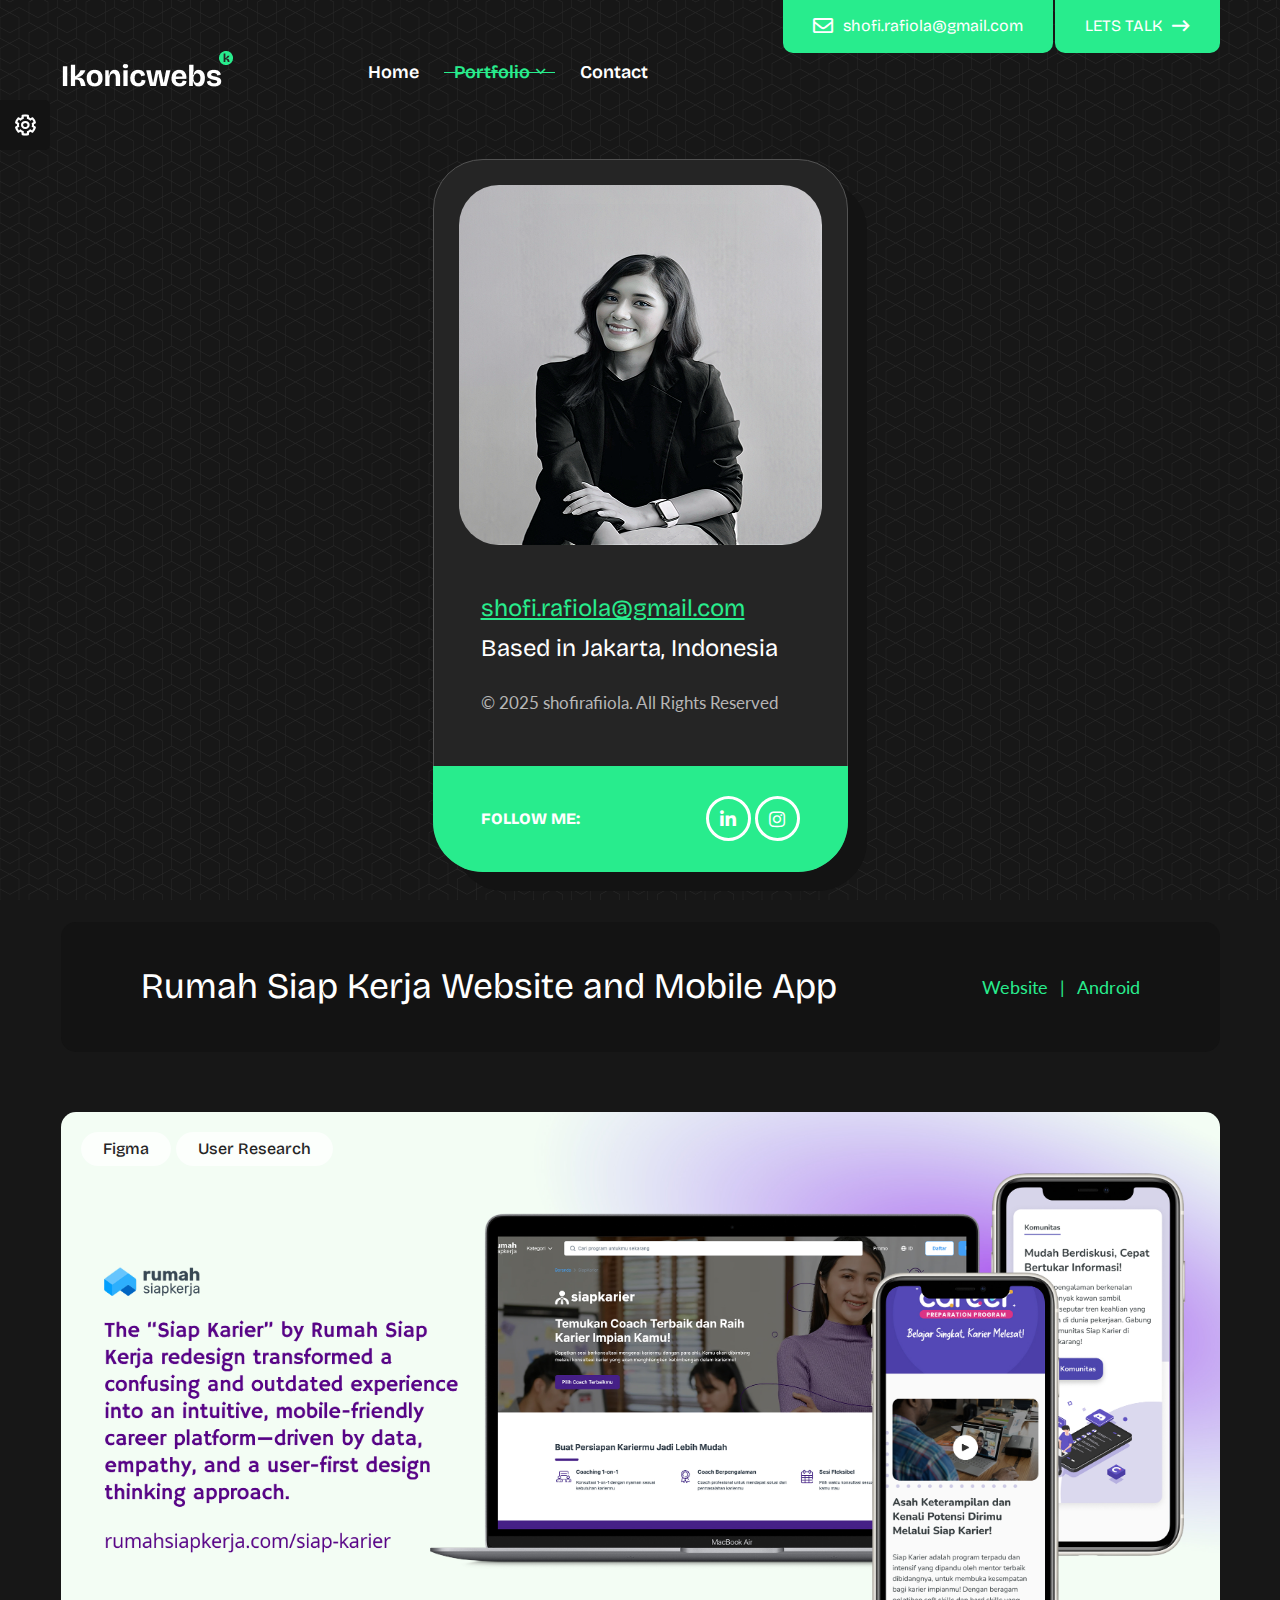
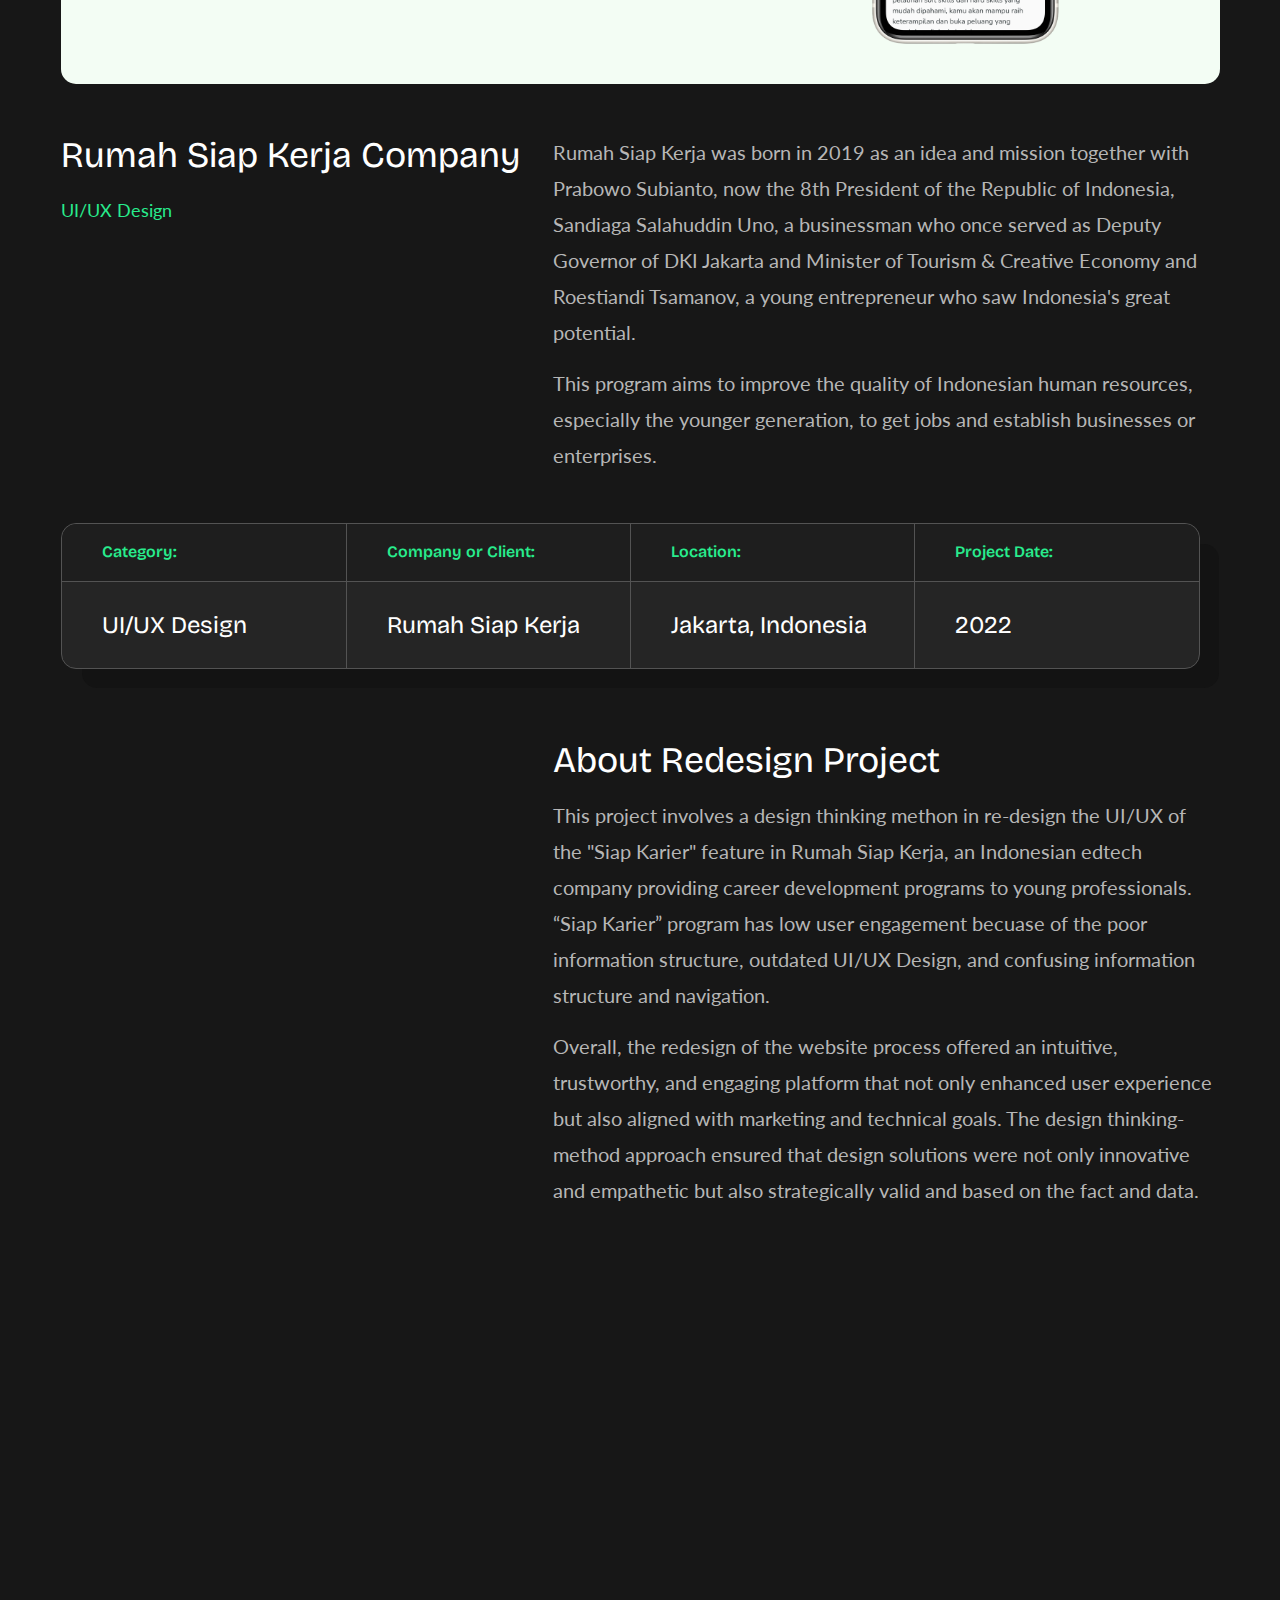
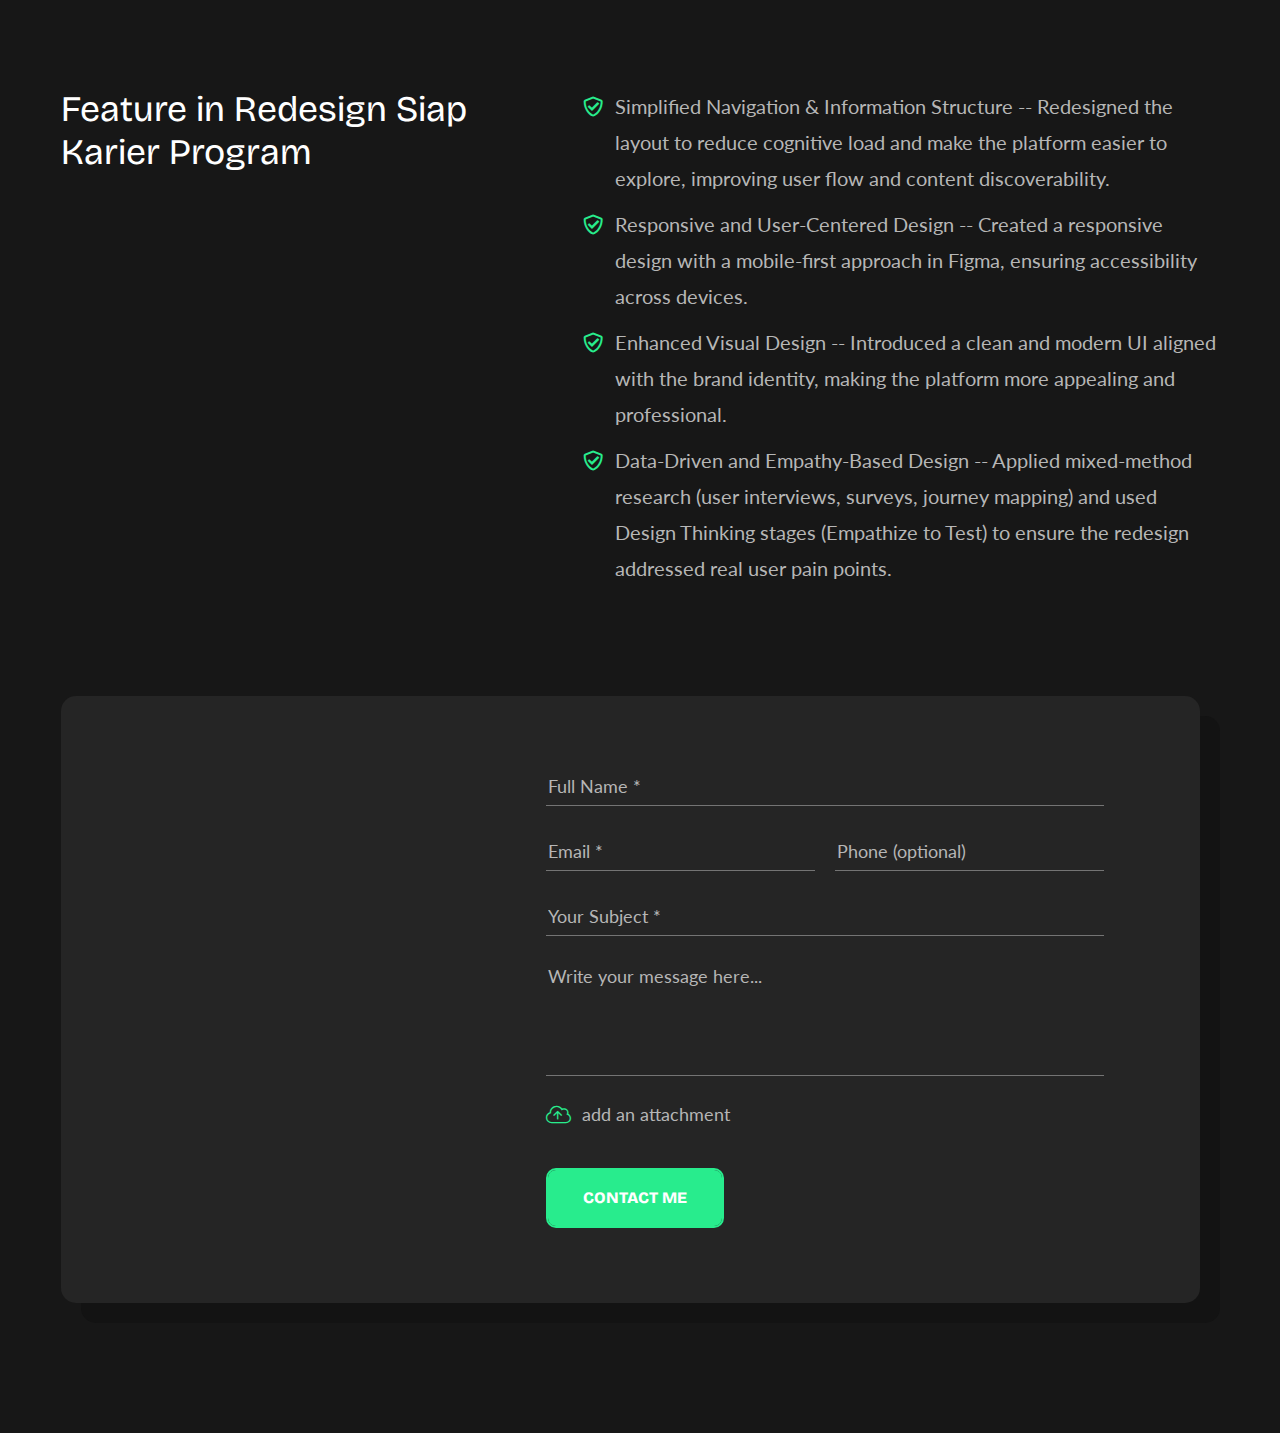
<file: portfolio-detail3.html>
<!DOCTYPE html>
<html lang="en">

<head>
    <meta charset="UTF-8">
    <meta name="viewport" content="width=device-width, initial-scale=1, shrink-to-fit=no">
    <meta name="description" content="" />
    <meta name="keywords" content="" />
    <meta name="theme-color" content="#28ec8d">
    <link rel="icon" href="assets/images/favicon.png" sizes="32x32" type="image/png">
    <title>Shofiraf - UI/UX Design Portfolio</title>

    <link rel="stylesheet" href="assets/css/animate.min.css">
    <link rel="stylesheet" href="assets/css/fontawesome.min.css">
    <link rel="stylesheet" href="assets/css/bootstrap.min.css">
    <link rel="stylesheet" href="assets/css/jquery.fancybox.min.css">
    <link rel="stylesheet" href="assets/css/swiper-bundle.min.css">
    <link rel="stylesheet" href="assets/css/style.css">
    <link rel="stylesheet" href="assets/css/responsive.css">
</head>

<body class="bg-color12 bg-blend-luminosity dark-layer2 opc9 bg-att-fixed scheme1 dark"
    style="background-image: url(assets/images/pattern-bg.png);">
    <main>
        <div class="page-loader">
            <div class="loader">
                <div class='loader-style-1 panelLoad'>
                    <div class='cube-face cube-face-front'>I</div>
                    <div class='cube-face cube-face-back'>C</div>
                    <div class='cube-face cube-face-left'>O</div>
                    <div class='cube-face cube-face-right'>N</div>
                    <div class='cube-face cube-face-bottom'>I</div>
                    <div class='cube-face cube-face-top'>C</div>
                </div>
                <span class="cube-face">Iconicwebs</span>
            </div>
        </div><!-- Page Loader -->
        <header class="stick">
            <div class="logo-menu-wrapper position-relative w-100">
                <div class="container">
                    <div
                        class="logo-menu-inner d-flex gap-4 align-items-center justify-content-between position-relative w-100">
                        <div class="logo">
                            <h1><a href="index.html" title="Home"><img class="scheme1-light-logo"
                                        src="assets/images/logo1-light.png" alt="Logo" loading="lazy"><img
                                        class="scheme2-light-logo position-absolute" src="assets/images/logo2-light.png"
                                        alt="Logo" loading="lazy"><img class="scheme3-light-logo position-absolute"
                                        src="assets/images/logo3-light.png" alt="Logo" loading="lazy"><img
                                        class="scheme4-light-logo position-absolute" src="assets/images/logo4-light.png"
                                        alt="Logo" loading="lazy"><img class="scheme5-light-logo position-absolute"
                                        src="assets/images/logo5-light.png" alt="Logo" loading="lazy"><img
                                        class="scheme1-dark-logo position-absolute" src="assets/images/logo1-dark.png"
                                        alt="Logo" loading="lazy"><img class="scheme2-dark-logo position-absolute"
                                        src="assets/images/logo2-dark.png" alt="Logo" loading="lazy"><img
                                        class="scheme3-dark-logo position-absolute" src="assets/images/logo3-dark.png"
                                        alt="Logo" loading="lazy"><img class="scheme4-dark-logo position-absolute"
                                        src="assets/images/logo4-dark.png" alt="Logo" loading="lazy"><img
                                        class="scheme5-dark-logo position-absolute" src="assets/images/logo5-dark.png"
                                        alt="Logo" loading="lazy"></a></h1>
                        </div><!-- Logo -->
                        <nav>
                            <a class="res-menu-close" href="javascript:void(0);" title=""><i
                                    class="fal fa-times"></i></a>
                            <ul>
                                <li><a href="index.html" title="">Home</a></li>
                                <li class="menu-item-has-children"><a href="javascript:void(0);" title="">Portfolio<i
                                            class="far fa-angle-down"></i></a>
                                    <ul>
                                        <li><a href="portfolio.html" title="">All Portfolio</a></li>
                                        <li><a href="portfolio-detail.html" title="">ASA Trans Website Project</a></li>
                                        <li><a href="portfolio-detail2.html" title="">Smart Branch Mandiri Project</a></li>
                                        <li><a href="portfolio-detail3.html" title="">Rumah Siap Kerja Project</a></li>
                                        <li><a href="portfolio-detail4.html" title="">BYDER Project</a></li>
                                        <li><a href="portfolio-detail5.html" title="">Tell-a-Tale Game Project</a></li>
                                        <li><a href="portfolio-detail6.html" title="">Traincal Project</a></li>
                                    </ul>
                                </li>
                                <li><a href="#contact" title="">Contact</a></li>
                            </ul>
                            <div class="cont-info d-inline-flex align-items-center gap-2">
                                <span><svg xmlns="http://www.w3.org/2000/svg" viewBox="0 0 100 100">
                                        <g>
                                            <path d="M98.5,53.93c-0.37,3-0.79,5.99-1.64,8.91C93.2,75.48,85.74,85.18,74.43,91.91c-5.85,3.48-12.2,5.63-18.97,6.3
                                        		c-14.05,1.4-26.56-2.41-37.25-11.67C9.19,78.72,3.68,68.81,2.03,56.98c-2.04-14.6,1.77-27.66,11.43-38.84
                                        		c7.82-9.07,17.8-14.4,29.63-16.25c0.93-0.15,1.87-0.25,2.8-0.38c2.78,0,5.55,0,8.33,0c0.15,0.04,0.3,0.1,0.45,0.12
                                        		c7.01,0.65,13.57,2.73,19.63,6.3c11.38,6.72,18.9,16.45,22.57,29.15c0.84,2.91,1.26,5.9,1.63,8.9C98.5,48.64,98.5,51.28,98.5,53.93
                                        		z M6.21,49.96c0.21,24.3,19.48,43.76,43.79,43.79c24.37,0.03,43.84-19.48,43.84-43.79c0-24.29-19.42-43.76-43.75-43.79
                                        		C25.81,6.15,6.43,25.56,6.21,49.96z" />
                                            <path d="M64.78,78.37c-3.59-0.09-6.96-1.06-10.19-2.57c-7.79-3.63-14.25-9.02-20.02-15.29c-4.66-5.06-8.67-10.6-11.19-17.07
                                        		c-1.42-3.65-2.31-7.42-1.39-11.37c0.8-3.43,2.61-6.09,5.95-7.58c1.99-0.89,3.98-1.76,6.01-2.52c2.83-1.07,5.72-0.1,7.3,2.52
                                        		c1.79,2.97,3.53,5.97,5.2,9.01c1.62,2.93,0.76,6.16-2.02,8.05c-0.21,0.14-0.42,0.27-0.63,0.42c-1.87,1.38-2.17,3.35-0.74,5.18
                                        		c2.86,3.68,6.14,6.94,9.81,9.8c1.01,0.78,2.13,1.07,3.37,0.65c0.85-0.29,1.42-0.92,1.91-1.63c2.44-3.51,5.44-4.17,9.13-2.01
                                        		c2.58,1.51,5.18,3,7.78,4.49c3.07,1.76,4.11,4.7,2.8,7.98c-0.79,1.99-1.6,3.97-2.53,5.91c-1.7,3.56-4.72,5.18-8.41,5.84
                                        		c-0.46,0.08-0.94,0.12-1.41,0.16C65.29,78.39,65.04,78.37,64.78,78.37z M64.68,73.56c0.35,0,0.7,0.03,1.04-0.01
                                        		c2.49-0.29,4.57-1.18,5.59-3.7c0.7-1.72,1.45-3.42,2.15-5.15c0.43-1.06,0.25-1.54-0.74-2.12c-2.67-1.55-5.35-3.09-8.03-4.63
                                        		c-1.22-0.7-1.72-0.57-2.52,0.6c-3.11,4.55-8.21,5.32-12.54,1.89c-3.72-2.95-6.99-6.34-10.03-9.99c-3.31-3.96-2.79-9.73,1.95-12.68
                                        		c1.04-0.64,1.18-1.26,0.59-2.3c-1.56-2.74-3.14-5.47-4.73-8.19c-0.56-0.96-1.04-1.14-2.04-0.75c-1.7,0.67-3.37,1.42-5.07,2.1
                                        		c-2.71,1.08-3.7,3.27-3.85,5.97c-0.2,3.58,0.97,6.87,2.61,9.95c6,11.26,14.68,19.94,25.83,26.12
                                        		C57.91,72.34,61.15,73.51,64.68,73.56z" />
                                        </g>
                                    </svg></span>
                                <div class="cont-info-inner d-flex align-items-start flex-column">
                                    <span>Contact Me At:</span>
                                    <a href="tel:(62) 87-882-476-245" title="Call Us">(62) 87-882-476-245</a>
                                </div><!-- Contact Info Inner -->
                            </div><!-- Contact Info -->
                        </nav><!-- Navigation -->
                        <a class="res-menu-btn" href="javascript:void(0);" title=""><i
                                class="fal fa-align-center"></i></a>
                        <div class="cont-links d-flex position-relative">
                             <a href="mailto:shofi.rafiola@gmail.com" title=""><i
                                    class="far fa-envelope"></i>shofi.rafiola@gmail.com</a>
                            <a href="javascript:void(0);" title="">LETS TALK<i class="far fa-long-arrow-right"></i></a>
                        </div><!-- Contact Links -->
                    </div><!-- Logo Menu Inner -->
                </div>
            </div><!-- Logo Menu Wrapper -->
        </header><!-- Header -->
        <div class="sidepanel bg-color5 d-flex flex-column gap-5">
            <span class="d-flex align-items-center justify-content-center bg-color5"><i
                    class="far fa-cog fa-spin"></i></span>
            <div class="sidepanel-box d-flex flex-column align-items-start gap-4">
                <h6 class="mb-0 fw-normal">Choose Your Color</h6>
                <div class="color-picker d-flex flex-wrap align-items-start w-100 gap-2">
                    <a class="scheme1-color applied" href="javascript:void(0);" title=""></a>
                    <a class="scheme2-color" href="javascript:void(0);" title=""></a>
                    <a class="scheme3-color" href="javascript:void(0);" title=""></a>
                    <a class="scheme4-color" href="javascript:void(0);" title=""></a>
                    <a class="scheme5-color" href="javascript:void(0);" title=""></a>
                </div><!-- Color Picker -->
            </div><!-- Side Panel Box -->
        </div><!-- Side Panel -->
        <section>
            <div class="w-100 pt-60 pb-130 position-relative">
                <div class="container">
                    <div class="resume-wrapper d-flex justify-content-between position-relative w-100">
                        <div class="resume-sidebar d-flex flex-column position-sticky">
                            <div class="theiaStickySidebar">
                                <div class="resume-info round50 d-flex flex-column position-relative w-100">
                                    <div class="user-img round40 overflow-hidden position-relative w-100"><img
                                            class="img-fluid w-100" src="assets/images/resources/user-img.png"
                                            alt="User Image" loading="lazy"></div>
                                   <!-- User Image -->
                                    <div class="user-info d-flex flex-column align-items-start w-100">
                                        <a href="mailto:shofi.rafiola@gmail.com" title="">shofi.rafiola@gmail.com</a>
                                        <span>Based in Jakarta, Indonesia</span>
                                        <p class="mb-0">&copy; 2025 <a href="index.html" title="">shofirafiiola</a>. All
                                            Rights
                                            Reserved</p>
                                    </div><!-- User Info -->
                                    <div
                                        class="user-social-wrap d-flex align-items-center justify-content-between position-relative w-100">
                                        <span>Follow Me:</span>
                                        <div class="social-links d-flex align-items-center gap-1">
                                            <a href="https://www.linkedin.com/in/shofirafiiola/" title="Linkedin" target="_blank"><i
                                                    class="fab fa-linkedin-in"></i></a>
                                            <a href="https://www.instagram.com/shofraf/" title="Instagram" target="_blank"><i
                                                    class="fab fa-instagram"></i></a>
                                        </div><!-- Social Links -->
                                    </div><!-- User Social Wrap -->
                                </div><!-- Resume Info -->
                            </div>
                        </div><!-- Resume Sidebar -->
                        <div class="resume-content d-flex flex-column">
                            <div class="theiaStickySidebar">
                                <section>
                                    <div class="position-relative w-100">
                                        <div
                                            class="page-title gap-3 d-flex align-items-center justify-content-between round15 w-100">
                                            <h3 class="mb-0 fw-normal sz-36">Rumah Siap Kerja Website and Mobile App</h3>
                                            <ol class="breadcrumb mb-0">
                                                <li class="breadcrumb-item"><a href="index.html" title="">Website</a></li>
                                                <li class="breadcrumb-item active">Android</li>
                                            </ol>
                                        </div><!-- Page Title -->
                                    </div>
                                </section>
                                <section>
                                    <div class="position-relative pt-60 w-100">
                                        <div class="port-detail position-relative w-100">
                                            <div
                                                class="port-detail-img round15 overflow-hidden position-relative w-100">
                                                <img class="img-fluid w-100"
                                                    src="assets/images/resources/port-detail3-img1.jpg"
                                                    alt="Portfolio Detail Image" loading="lazy">
                                                <div class="port-cat d-flex align-items-center position-absolute">
                                                    <a href="javascript:void(0);" title="">Figma</a>
                                                    <a href="javascript:void(0);" title="">User Research</a>
                                                </div><!-- Portfolio Categories -->
                                            </div><!-- Portfolio Detail Image -->
                                            <div
                                                class="port-detail-cont mt-50 d-flex flex-column position-relative w-100">
                                                <div class="port-detail-cont-box position-relative w-100">
                                                    <div class="row">
                                                        <div class="col-md-5 col-sm-12 col-lg-5">
                                                            <div
                                                                class="port-detail-cap d-flex flex-column align-items-start w-100">
                                                                <h3 class="mb-0 fw-normal sz-36">Rumah Siap Kerja Company</h3>
                                                                <span>UI/UX Design</span>
                                                                
                                                            </div><!-- Portfolio Detail Cap -->
                                                        </div>
                                                        <div class="col-md-7 col-sm-12 col-lg-7">
                                                            <p class="mb-0">Rumah Siap Kerja was born in 2019 as an idea and mission together with Prabowo Subianto, 
                                                                now the 8th President of the Republic of Indonesia, Sandiaga Salahuddin Uno, a businessman who once served as 
                                                                Deputy Governor of DKI Jakarta and Minister of Tourism & Creative Economy and Roestiandi Tsamanov, a young entrepreneur 
                                                                who saw Indonesia's great potential.</p>
                                                            <p class="mb-0">This program aims to improve the quality of Indonesian human resources, especially the younger generation, to get jobs and establish businesses or enterprises.</p>
                                                        </div>
                                                    </div>
                                                </div><!-- Portfolio Detail Content Box -->
                                                <div class="port-detail-info-boxes round15 position-relative w-100">
                                                    <div class="row mrg">
                                                        <div class="col-md-6 col-sm-6 col-lg-3">
                                                            <div
                                                                class="port-detail-info-box d-flex flex-column overflow-hidden position-relative w-100">
                                                                <strong>Category:</strong>
                                                                <h4 class="mb-0 fw-normal sz-24">UI/UX Design</h4>
                                                            </div><!-- Portfolio Detail Info Box -->
                                                        </div>
                                                        <div class="col-md-6 col-sm-6 col-lg-3">
                                                            <div
                                                                class="port-detail-info-box d-flex flex-column overflow-hidden position-relative w-100">
                                                                <strong>Company or Client:</strong>
                                                                <h4 class="mb-0 fw-normal sz-24">Rumah Siap Kerja</h4>
                                                            </div><!-- Portfolio Detail Info Box -->
                                                        </div>
                                                        <div class="col-md-6 col-sm-6 col-lg-3">
                                                            <div
                                                                class="port-detail-info-box d-flex flex-column overflow-hidden position-relative w-100">
                                                                <strong>Location:</strong>
                                                                <h4 class="mb-0 fw-normal sz-24">Jakarta, Indonesia</h4>
                                                            </div><!-- Portfolio Detail Info Box -->
                                                        </div>
                                                        <div class="col-md-6 col-sm-6 col-lg-3">
                                                            <div
                                                                class="port-detail-info-box d-flex flex-column overflow-hidden position-relative w-100">
                                                                <strong>Project Date:</strong>
                                                                <h4 class="mb-0 fw-normal sz-24">2022 </h4>
                                                            </div><!-- Portfolio Detail Info Box -->
                                                        </div>
                                                    </div>
                                                </div><!-- Portfolio Detail Info Boxes -->
                                                <div class="port-detail-cont-box position-relative w-100">
                                                    <div class="row">
                                                        <div class="col-md-5 col-sm-12 col-lg-5">
                                                        </div>
                                                        <div class="col-md-7 col-sm-12 col-lg-7">
                                                            <h3 class="mb-0 fw-normal sz-36">About Redesign Project</h3>
                                                            <p class="mb-0">This project involves a design thinking methon in re-design the UI/UX of the "Siap Karier" feature in Rumah Siap Kerja, 
                                                                an Indonesian edtech company providing career development programs to young professionals. “Siap Karier” program has low user engagement 
                                                                becuase of the poor information structure, outdated UI/UX Design, and confusing information structure and navigation.
                                                            </p>
                                                             <p class="mb-0">Overall, the redesign of the website process offered an intuitive, trustworthy, and engaging platform that not only enhanced user experience but also aligned with marketing and technical goals. 
                                                                The design thinking-method approach ensured that design solutions were not only innovative and empathetic 
                                                                but also strategically valid and based on the fact and data.</p>
                                                        </div>
                                                    </div>
                                                </div><!-- Portfolio Detail Content Box -->
                                                <div class="single-gal-boxes position-relative w-100">
                                                    <div class="row mrg20">
                                                        <div class="col-md-6 col-sm-6 col-lg-6 wow fadeIn"
                                                            data-wow-duration=".5s" data-wow-delay=".2s">
                                                            <div
                                                                class="single-gal-box round15 overflow-hidden position-relative w-100">
                                                                <a href="assets/images/resources/port-detail3-img2.jpg"
                                                                    data-fancybox="gallery" title=""><img
                                                                        class="img-fluid w-100"
                                                                        src="assets/images/resources/port-detail3-img2.jpg"
                                                                        alt="Portfolio Detail Image" loading="lazy"></a>
                                                            </div><!-- Single Gallery Box -->
                                                        </div>
                                                        <div class="col-md-6 col-sm-6 col-lg-6 wow fadeIn"
                                                            data-wow-duration=".5s" data-wow-delay=".4s">
                                                            <div
                                                                class="single-gal-box round15 overflow-hidden position-relative w-100">
                                                                <a href="assets/images/resources/port-detail3-img3.jpg"
                                                                    data-fancybox="gallery" title=""><img
                                                                        class="img-fluid w-100"
                                                                        src="assets/images/resources/port-detail3-img3.jpg"
                                                                        alt="Portfolio Detail Image" loading="lazy"></a>
                                                            </div><!-- Single Gallery Box -->
                                                        </div>
                                                    </div>
                                                </div><!-- Single Gallery Boxes -->
                                                <div class="port-detail-cont-box position-relative w-100">
                                                    <div class="row">
                                                        <div class="col-md-5 col-sm-12 col-lg-5">
                                                            <h3 class="mb-20 fw-normal sz-36">Feature in Redesign Siap Karier Program</h3>
                                                        </div>
                                                        <div class="col-md-7 col-sm-12 col-lg-7">
                                                            <ul class="list-style d-flex flex-column mb-0">
                                                                <li>Simplified Navigation & Information Structure -- 
                                                                    Redesigned the layout to reduce cognitive load and make the platform easier to explore, 
                                                                    improving user flow and content discoverability.</li>
                                                                <li>Responsive and User-Centered Design -- Created a responsive design with a mobile-first approach 
                                                                    in Figma, ensuring accessibility across devices.</li>
                                                                <li>Enhanced Visual Design -- 
                                                                    Introduced a clean and modern UI aligned with the brand identity, 
                                                                    making the platform more appealing and professional.</li>
                                                                <li>Data-Driven and Empathy-Based Design -- Applied mixed-method research (user interviews, 
                                                                    surveys, journey mapping) and used Design Thinking stages (Empathize to Test) 
                                                                    to ensure the redesign addressed real user pain points.</li>
                                                            </ul>
                                                        </div>
                                                    </div>
                                                </div><!-- Portfolio Detail Content Box -->
                                            </div><!-- Portfolio Detail Content -->
                                        </div><!-- Portfolio Detail -->
                                    </div>
                                </section>
                                <section>
                                    <div class="position-relative pt-110 w-100">
                                        <div class="contact-wrap round15 position-relative w-100" id="contact">
                                            <div class="row">
                                                <div class="col-md-12 col-sm-12 col-lg-5">
                                                    <div
                                                        class="sec-title-wrap mb-40 d-flex flex-column align-items-start position-relative w-100">
                                                        <div class="sec-title d-flex flex-column align-items-start w-100 wow fadeInUp"
                                                            data-wow-duration=".5s" data-wow-delay=".2s">
                                                            <span class="sec-sub rounded-pill text-center">Want to Hire
                                                                Me?</span>
                                                            <h2 class="mb-0 sz-40">Let's Work Togather On Project</h2>
                                                        </div><!-- Sec Title -->
                                                    </div><!-- Sec Title Wrap -->
                                                    <div class="cont-info mb-40 d-inline-flex align-items-center gap-2 wow fadeInUp"
                                                        data-wow-duration=".5s" data-wow-delay=".4s">
                                                        <span><svg xmlns="http://www.w3.org/2000/svg"
                                                                viewBox="0 0 100 100">
                                                                <g>
                                                                    <path
                                                                        d="M98.5,53.93c-0.37,3-0.79,5.99-1.64,8.91C93.2,75.48,85.74,85.18,74.43,91.91c-5.85,3.48-12.2,5.63-18.97,6.3
                                                                                                                                                                                        		c-14.05,1.4-26.56-2.41-37.25-11.67C9.19,78.72,3.68,68.81,2.03,56.98c-2.04-14.6,1.77-27.66,11.43-38.84
                                                                                                                                                                                        		c7.82-9.07,17.8-14.4,29.63-16.25c0.93-0.15,1.87-0.25,2.8-0.38c2.78,0,5.55,0,8.33,0c0.15,0.04,0.3,0.1,0.45,0.12
                                                                                                                                                                                        		c7.01,0.65,13.57,2.73,19.63,6.3c11.38,6.72,18.9,16.45,22.57,29.15c0.84,2.91,1.26,5.9,1.63,8.9C98.5,48.64,98.5,51.28,98.5,53.93
                                                                                                                                                                                        		z M6.21,49.96c0.21,24.3,19.48,43.76,43.79,43.79c24.37,0.03,43.84-19.48,43.84-43.79c0-24.29-19.42-43.76-43.75-43.79
                                                                                                                                                                                        		C25.81,6.15,6.43,25.56,6.21,49.96z" />
                                                                    <path
                                                                        d="M64.78,78.37c-3.59-0.09-6.96-1.06-10.19-2.57c-7.79-3.63-14.25-9.02-20.02-15.29c-4.66-5.06-8.67-10.6-11.19-17.07
                                                                                                                                                                                        		c-1.42-3.65-2.31-7.42-1.39-11.37c0.8-3.43,2.61-6.09,5.95-7.58c1.99-0.89,3.98-1.76,6.01-2.52c2.83-1.07,5.72-0.1,7.3,2.52
                                                                                                                                                                                        		c1.79,2.97,3.53,5.97,5.2,9.01c1.62,2.93,0.76,6.16-2.02,8.05c-0.21,0.14-0.42,0.27-0.63,0.42c-1.87,1.38-2.17,3.35-0.74,5.18
                                                                                                                                                                                        		c2.86,3.68,6.14,6.94,9.81,9.8c1.01,0.78,2.13,1.07,3.37,0.65c0.85-0.29,1.42-0.92,1.91-1.63c2.44-3.51,5.44-4.17,9.13-2.01
                                                                                                                                                                                        		c2.58,1.51,5.18,3,7.78,4.49c3.07,1.76,4.11,4.7,2.8,7.98c-0.79,1.99-1.6,3.97-2.53,5.91c-1.7,3.56-4.72,5.18-8.41,5.84
                                                                                                                                                                                        		c-0.46,0.08-0.94,0.12-1.41,0.16C65.29,78.39,65.04,78.37,64.78,78.37z M64.68,73.56c0.35,0,0.7,0.03,1.04-0.01
                                                                                                                                                                                        		c2.49-0.29,4.57-1.18,5.59-3.7c0.7-1.72,1.45-3.42,2.15-5.15c0.43-1.06,0.25-1.54-0.74-2.12c-2.67-1.55-5.35-3.09-8.03-4.63
                                                                                                                                                                                        		c-1.22-0.7-1.72-0.57-2.52,0.6c-3.11,4.55-8.21,5.32-12.54,1.89c-3.72-2.95-6.99-6.34-10.03-9.99c-3.31-3.96-2.79-9.73,1.95-12.68
                                                                                                                                                                                        		c1.04-0.64,1.18-1.26,0.59-2.3c-1.56-2.74-3.14-5.47-4.73-8.19c-0.56-0.96-1.04-1.14-2.04-0.75c-1.7,0.67-3.37,1.42-5.07,2.1
                                                                                                                                                                                        		c-2.71,1.08-3.7,3.27-3.85,5.97c-0.2,3.58,0.97,6.87,2.61,9.95c6,11.26,14.68,19.94,25.83,26.12
                                                                                                                                                                                        		C57.91,72.34,61.15,73.51,64.68,73.56z" />
                                                                </g>
                                                            </svg></span>
                                                        <div
                                                            class="cont-info-inner d-flex align-items-start flex-column">
                                                            <span>Contact Me At:</span>
                                                            <a href="mailto:shofi.rafiola@gmail.com" title="Contact Me">shofi.rafiola@gmail.com</a>
                                                        </div><!-- Contact Info Inner -->
                                                    </div><!-- Contact Info -->
                                                </div>
                                                <div class="col-md-12 col-sm-12 col-lg-7">
                                                    <div class="contact-form position-relative w-100">
                                                        <div class="row mrg20">
                                                            <div class="col-md-12 col-sm-12 col-lg-12">
                                                                <div class="field-box position-relative w-100">
                                                                    <input type="text" placeholder="Full Name *"
                                                                        required>
                                                                </div><!-- Field Box -->
                                                            </div>
                                                            <div class="col-md-6 col-sm-12 col-lg-6">
                                                                <div class="field-box position-relative w-100">
                                                                    <input type="email" placeholder="Email *" required>
                                                                </div><!-- Field Box -->
                                                            </div>
                                                            <div class="col-md-6 col-sm-12 col-lg-6">
                                                                <div class="field-box position-relative w-100">
                                                                    <input type="tel" placeholder="Phone (optional)">
                                                                </div><!-- Field Box -->
                                                            </div>
                                                            <div class="col-md-12 col-sm-12 col-lg-12">
                                                                <div class="field-box position-relative w-100">
                                                                    <input type="text" placeholder="Your Subject *"
                                                                        required>
                                                                </div><!-- Field Box -->
                                                            </div>
                                                            <div class="col-md-12 col-sm-12 col-lg-12">
                                                                <div class="field-box position-relative w-100">
                                                                    <textarea
                                                                        placeholder="Write your message here..."></textarea>
                                                                </div><!-- Field Box -->
                                                            </div>
                                                            <div class="col-md-12 col-sm-12 col-lg-12">
                                                                <div
                                                                    class="field-box attachment-field position-relative w-100">
                                                                    <input type="file">
                                                                    <span><i class="fal fa-cloud-upload"></i>add an
                                                                        attachment</span>
                                                                </div><!-- Field Box -->
                                                                <div class="field-btn position-relative w-100">
                                                                    <button
                                                                        class="theme-btn2 round10 d-flex align-items-center justify-content-center position-relative overflow-hidden"
                                                                        type="submit">Contact Me</button>
                                                                </div><!-- Field Btn -->
                                                            </div>
                                                        </div>
                                                    </div><!-- Contact Form -->
                                                </div>
                                            </div>
                                        </div><!-- Contact Wrap -->
                                    </div>
                                </section>
                            </div>
                        </div><!-- Resume Content -->
                    </div><!-- Resume Wrapper -->
                </div>
            </div>
        </section>
    </main><!-- Main Wrapper -->

    <script src="assets/js/jquery.min.js"></script>
    <script src="assets/js/bootstrap.min.js"></script>
    <script src="assets/js/jquery.fancybox.min.js"></script>
    <script src="assets/js/swiper-bundle.min.js"></script>
    <script src="assets/js/wow.min.js"></script>
    <script src="assets/js/ResizeSensor.min.js"></script>
    <script src="assets/js/theia-sticky-sidebar.min.js"></script>
    <script src="assets/js/scripts.js"></script>
</body>

</html>
</file>
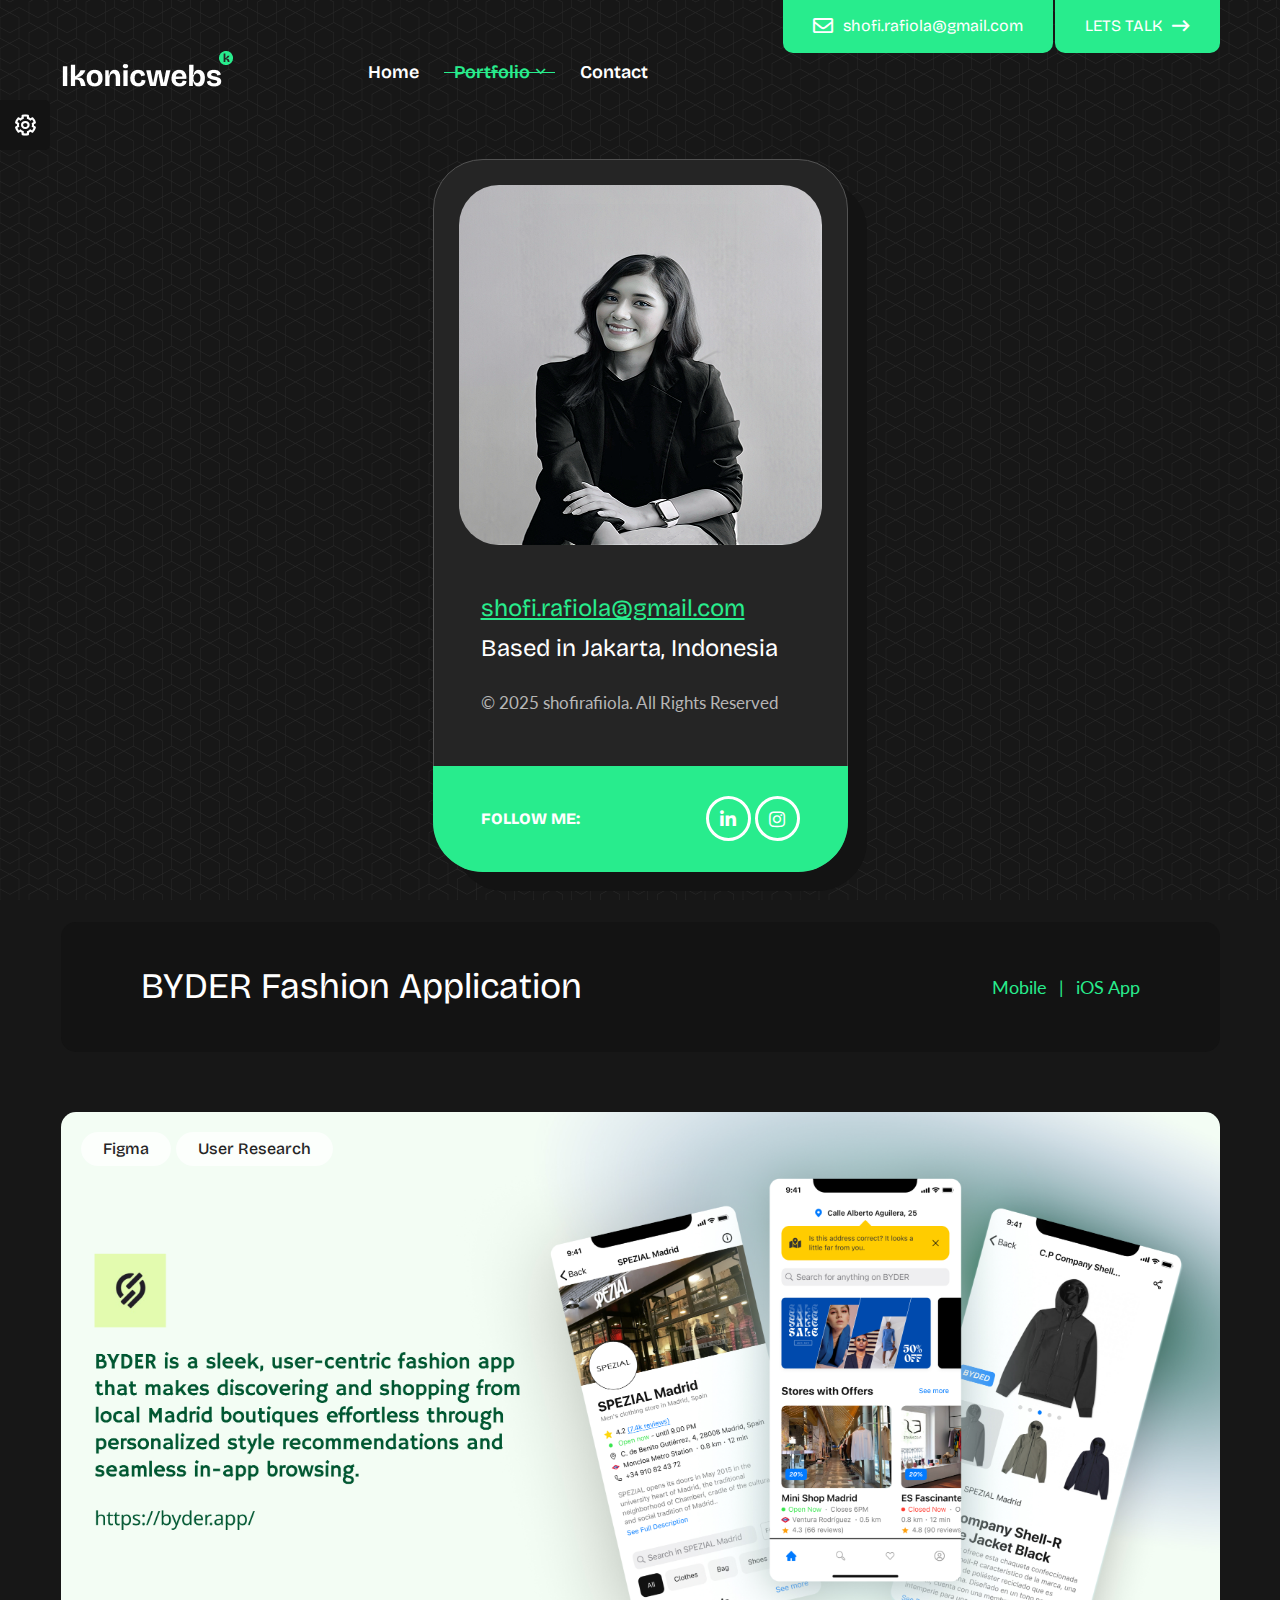
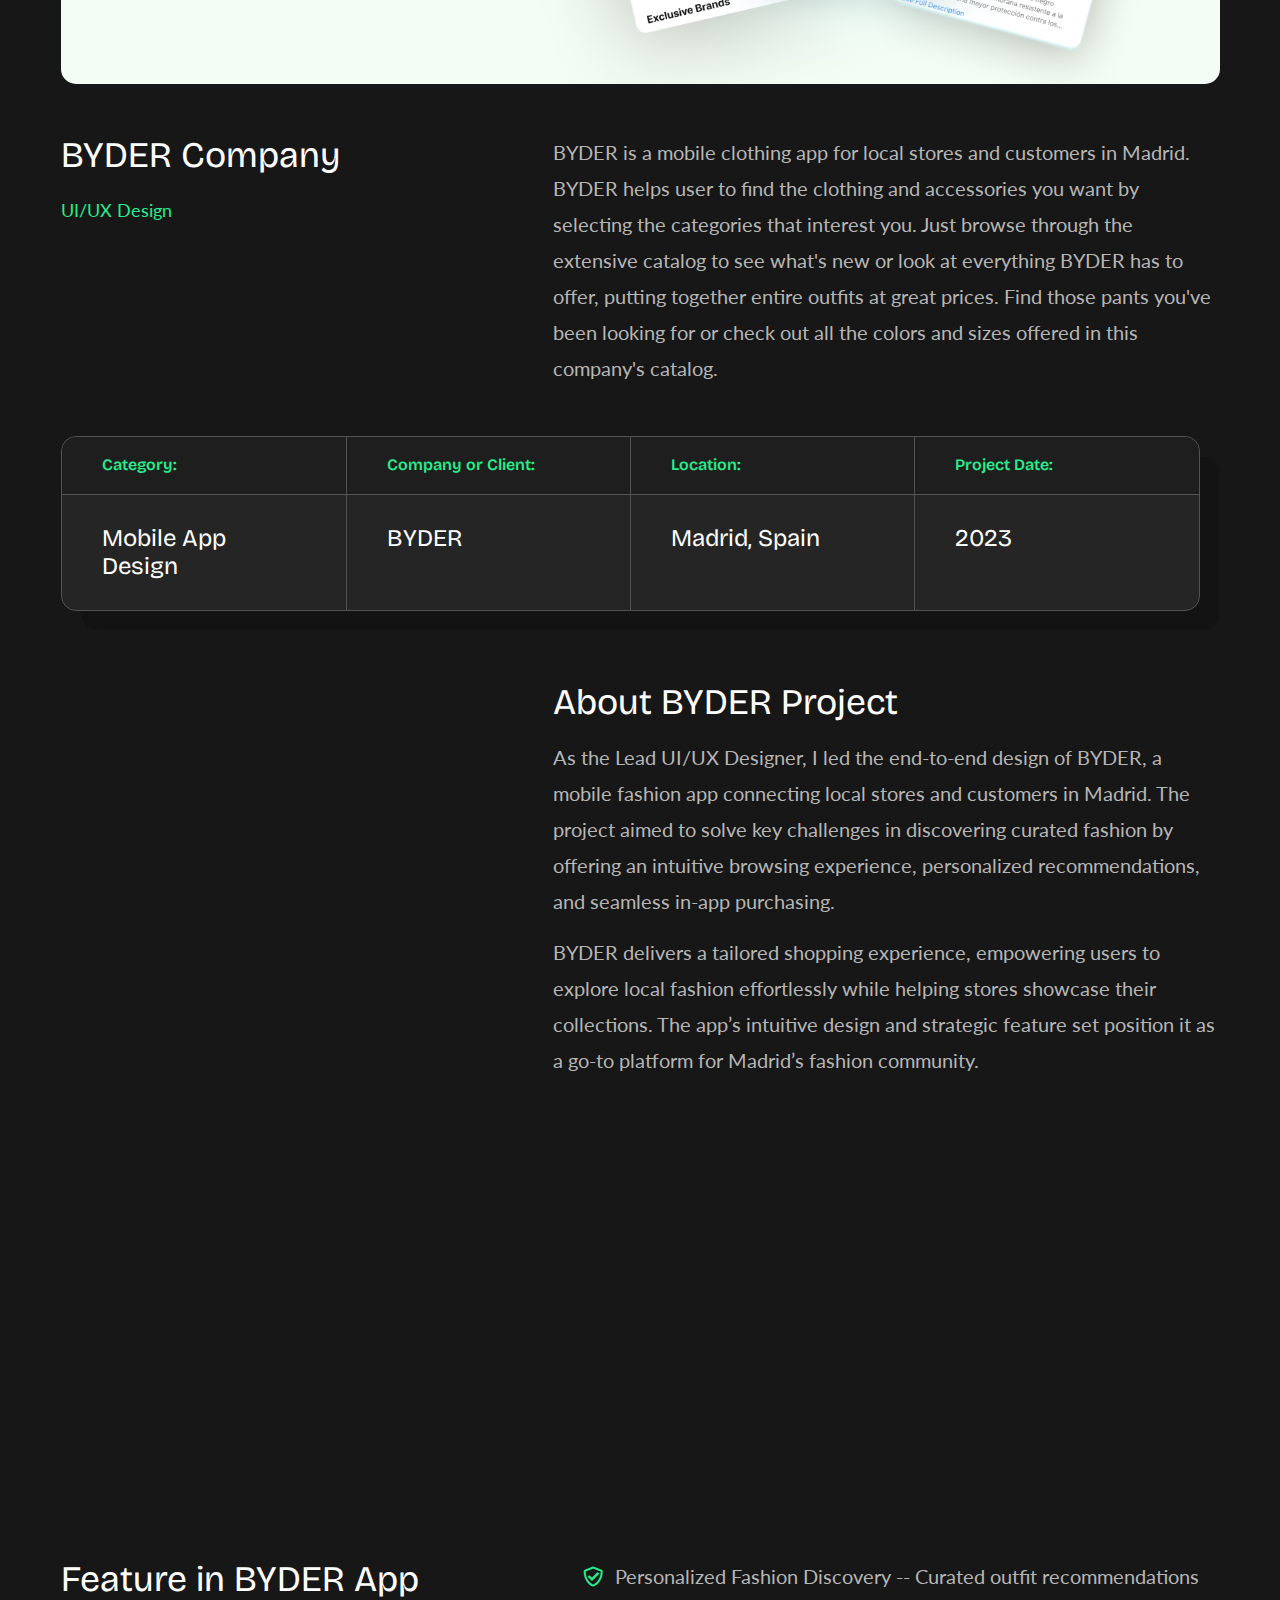
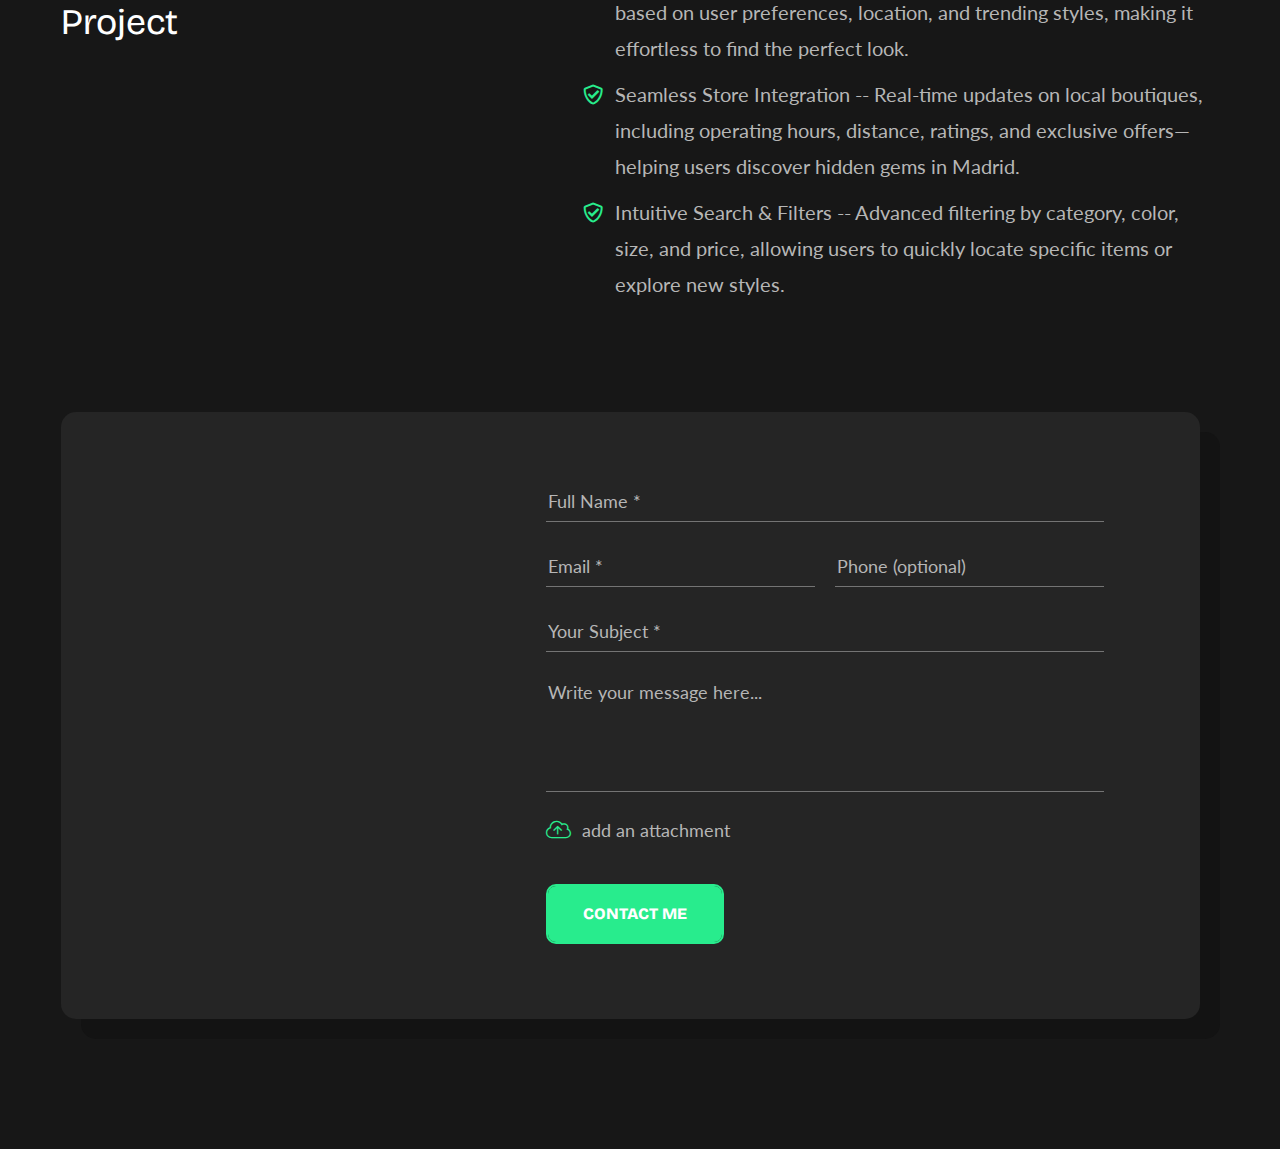
<file: portfolio-detail4.html>
<!DOCTYPE html>
<html lang="en">

<head>
    <meta charset="UTF-8">
    <meta name="viewport" content="width=device-width, initial-scale=1, shrink-to-fit=no">
    <meta name="description" content="" />
    <meta name="keywords" content="" />
    <meta name="theme-color" content="#28ec8d">
    <link rel="icon" href="assets/images/favicon.png" sizes="32x32" type="image/png">
    <title>Shofiraf - UI/UX Design Portfolio</title>

    <link rel="stylesheet" href="assets/css/animate.min.css">
    <link rel="stylesheet" href="assets/css/fontawesome.min.css">
    <link rel="stylesheet" href="assets/css/bootstrap.min.css">
    <link rel="stylesheet" href="assets/css/jquery.fancybox.min.css">
    <link rel="stylesheet" href="assets/css/swiper-bundle.min.css">
    <link rel="stylesheet" href="assets/css/style.css">
    <link rel="stylesheet" href="assets/css/responsive.css">
</head>

<body class="bg-color12 bg-blend-luminosity dark-layer2 opc9 bg-att-fixed scheme1 dark"
    style="background-image: url(assets/images/pattern-bg.png);">
    <main>
        <div class="page-loader">
            <div class="loader">
                <div class='loader-style-1 panelLoad'>
                    <div class='cube-face cube-face-front'>I</div>
                    <div class='cube-face cube-face-back'>C</div>
                    <div class='cube-face cube-face-left'>O</div>
                    <div class='cube-face cube-face-right'>N</div>
                    <div class='cube-face cube-face-bottom'>I</div>
                    <div class='cube-face cube-face-top'>C</div>
                </div>
                <span class="cube-face">Iconicwebs</span>
            </div>
        </div><!-- Page Loader -->
        <header class="stick">
            <div class="logo-menu-wrapper position-relative w-100">
                <div class="container">
                    <div
                        class="logo-menu-inner d-flex gap-4 align-items-center justify-content-between position-relative w-100">
                        <div class="logo">
                            <h1><a href="index.html" title="Home"><img class="scheme1-light-logo"
                                        src="assets/images/logo1-light.png" alt="Logo" loading="lazy"><img
                                        class="scheme2-light-logo position-absolute" src="assets/images/logo2-light.png"
                                        alt="Logo" loading="lazy"><img class="scheme3-light-logo position-absolute"
                                        src="assets/images/logo3-light.png" alt="Logo" loading="lazy"><img
                                        class="scheme4-light-logo position-absolute" src="assets/images/logo4-light.png"
                                        alt="Logo" loading="lazy"><img class="scheme5-light-logo position-absolute"
                                        src="assets/images/logo5-light.png" alt="Logo" loading="lazy"><img
                                        class="scheme1-dark-logo position-absolute" src="assets/images/logo1-dark.png"
                                        alt="Logo" loading="lazy"><img class="scheme2-dark-logo position-absolute"
                                        src="assets/images/logo2-dark.png" alt="Logo" loading="lazy"><img
                                        class="scheme3-dark-logo position-absolute" src="assets/images/logo3-dark.png"
                                        alt="Logo" loading="lazy"><img class="scheme4-dark-logo position-absolute"
                                        src="assets/images/logo4-dark.png" alt="Logo" loading="lazy"><img
                                        class="scheme5-dark-logo position-absolute" src="assets/images/logo5-dark.png"
                                        alt="Logo" loading="lazy"></a></h1>
                        </div><!-- Logo -->
                        <nav>
                            <a class="res-menu-close" href="javascript:void(0);" title=""><i
                                    class="fal fa-times"></i></a>
                            <ul>
                                <li><a href="index.html" title="">Home</a></li>
                                <li class="menu-item-has-children"><a href="javascript:void(0);" title="">Portfolio<i
                                            class="far fa-angle-down"></i></a>
                                    <ul>
                                        <li><a href="portfolio.html" title="">All Portfolio</a></li>
                                        <li><a href="portfolio-detail.html" title="">ASA Trans Website Project</a></li>
                                        <li><a href="portfolio-detail2.html" title="">Smart Branch Mandiri Project</a></li>
                                        <li><a href="portfolio-detail3.html" title="">Rumah Siap Kerja Project</a></li>
                                        <li><a href="portfolio-detail4.html" title="">BYDER Project</a></li>
                                        <li><a href="portfolio-detail5.html" title="">Tell-a-Tale Game Project</a></li>
                                        <li><a href="portfolio-detail6.html" title="">Traincal Project</a></li>
                                    </ul>
                                </li>
                                <li><a href="#contact" title="">Contact</a></li>
                            </ul>
                            <div class="cont-info d-inline-flex align-items-center gap-2">
                                <span><svg xmlns="http://www.w3.org/2000/svg" viewBox="0 0 100 100">
                                        <g>
                                            <path d="M98.5,53.93c-0.37,3-0.79,5.99-1.64,8.91C93.2,75.48,85.74,85.18,74.43,91.91c-5.85,3.48-12.2,5.63-18.97,6.3
                                        		c-14.05,1.4-26.56-2.41-37.25-11.67C9.19,78.72,3.68,68.81,2.03,56.98c-2.04-14.6,1.77-27.66,11.43-38.84
                                        		c7.82-9.07,17.8-14.4,29.63-16.25c0.93-0.15,1.87-0.25,2.8-0.38c2.78,0,5.55,0,8.33,0c0.15,0.04,0.3,0.1,0.45,0.12
                                        		c7.01,0.65,13.57,2.73,19.63,6.3c11.38,6.72,18.9,16.45,22.57,29.15c0.84,2.91,1.26,5.9,1.63,8.9C98.5,48.64,98.5,51.28,98.5,53.93
                                        		z M6.21,49.96c0.21,24.3,19.48,43.76,43.79,43.79c24.37,0.03,43.84-19.48,43.84-43.79c0-24.29-19.42-43.76-43.75-43.79
                                        		C25.81,6.15,6.43,25.56,6.21,49.96z" />
                                            <path d="M64.78,78.37c-3.59-0.09-6.96-1.06-10.19-2.57c-7.79-3.63-14.25-9.02-20.02-15.29c-4.66-5.06-8.67-10.6-11.19-17.07
                                        		c-1.42-3.65-2.31-7.42-1.39-11.37c0.8-3.43,2.61-6.09,5.95-7.58c1.99-0.89,3.98-1.76,6.01-2.52c2.83-1.07,5.72-0.1,7.3,2.52
                                        		c1.79,2.97,3.53,5.97,5.2,9.01c1.62,2.93,0.76,6.16-2.02,8.05c-0.21,0.14-0.42,0.27-0.63,0.42c-1.87,1.38-2.17,3.35-0.74,5.18
                                        		c2.86,3.68,6.14,6.94,9.81,9.8c1.01,0.78,2.13,1.07,3.37,0.65c0.85-0.29,1.42-0.92,1.91-1.63c2.44-3.51,5.44-4.17,9.13-2.01
                                        		c2.58,1.51,5.18,3,7.78,4.49c3.07,1.76,4.11,4.7,2.8,7.98c-0.79,1.99-1.6,3.97-2.53,5.91c-1.7,3.56-4.72,5.18-8.41,5.84
                                        		c-0.46,0.08-0.94,0.12-1.41,0.16C65.29,78.39,65.04,78.37,64.78,78.37z M64.68,73.56c0.35,0,0.7,0.03,1.04-0.01
                                        		c2.49-0.29,4.57-1.18,5.59-3.7c0.7-1.72,1.45-3.42,2.15-5.15c0.43-1.06,0.25-1.54-0.74-2.12c-2.67-1.55-5.35-3.09-8.03-4.63
                                        		c-1.22-0.7-1.72-0.57-2.52,0.6c-3.11,4.55-8.21,5.32-12.54,1.89c-3.72-2.95-6.99-6.34-10.03-9.99c-3.31-3.96-2.79-9.73,1.95-12.68
                                        		c1.04-0.64,1.18-1.26,0.59-2.3c-1.56-2.74-3.14-5.47-4.73-8.19c-0.56-0.96-1.04-1.14-2.04-0.75c-1.7,0.67-3.37,1.42-5.07,2.1
                                        		c-2.71,1.08-3.7,3.27-3.85,5.97c-0.2,3.58,0.97,6.87,2.61,9.95c6,11.26,14.68,19.94,25.83,26.12
                                        		C57.91,72.34,61.15,73.51,64.68,73.56z" />
                                        </g>
                                    </svg></span>
                                <div class="cont-info-inner d-flex align-items-start flex-column">
                                    <span>Contact Me At:</span>
                                    <a href="tel:(62) 87-882-476-245" title="Call Us">(62) 87-882-476-245</a>
                                </div><!-- Contact Info Inner -->
                            </div><!-- Contact Info -->
                        </nav><!-- Navigation -->
                        <a class="res-menu-btn" href="javascript:void(0);" title=""><i
                                class="fal fa-align-center"></i></a>
                        <div class="cont-links d-flex position-relative">
                             <a href="mailto:shofi.rafiola@gmail.com" title=""><i
                                    class="far fa-envelope"></i>shofi.rafiola@gmail.com</a>
                            <a href="javascript:void(0);" title="">LETS TALK<i class="far fa-long-arrow-right"></i></a>
                        </div><!-- Contact Links -->
                    </div><!-- Logo Menu Inner -->
                </div>
            </div><!-- Logo Menu Wrapper -->
        </header><!-- Header -->
        <div class="sidepanel bg-color5 d-flex flex-column gap-5">
            <span class="d-flex align-items-center justify-content-center bg-color5"><i
                    class="far fa-cog fa-spin"></i></span>
            <div class="sidepanel-box d-flex flex-column align-items-start gap-4">
                <h6 class="mb-0 fw-normal">Choose Your Color</h6>
                <div class="color-picker d-flex flex-wrap align-items-start w-100 gap-2">
                    <a class="scheme1-color applied" href="javascript:void(0);" title=""></a>
                    <a class="scheme2-color" href="javascript:void(0);" title=""></a>
                    <a class="scheme3-color" href="javascript:void(0);" title=""></a>
                    <a class="scheme4-color" href="javascript:void(0);" title=""></a>
                    <a class="scheme5-color" href="javascript:void(0);" title=""></a>
                </div><!-- Color Picker -->
            </div><!-- Side Panel Box -->
        </div><!-- Side Panel -->
        <section>
            <div class="w-100 pt-60 pb-130 position-relative">
                <div class="container">
                    <div class="resume-wrapper d-flex justify-content-between position-relative w-100">
                        <div class="resume-sidebar d-flex flex-column position-sticky">
                            <div class="theiaStickySidebar">
                                <div class="resume-info round50 d-flex flex-column position-relative w-100">
                                    <div class="user-img round40 overflow-hidden position-relative w-100"><img
                                            class="img-fluid w-100" src="assets/images/resources/user-img.png"
                                            alt="User Image" loading="lazy"></div>
                                   <!-- User Image -->
                                    <div class="user-info d-flex flex-column align-items-start w-100">
                                        <a href="mailto:shofi.rafiola@gmail.com" title="">shofi.rafiola@gmail.com</a>
                                        <span>Based in Jakarta, Indonesia</span>
                                        <p class="mb-0">&copy; 2025 <a href="index.html" title="">shofirafiiola</a>. All
                                            Rights
                                            Reserved</p>
                                    </div><!-- User Info -->
                                    <div
                                        class="user-social-wrap d-flex align-items-center justify-content-between position-relative w-100">
                                        <span>Follow Me:</span>
                                        <div class="social-links d-flex align-items-center gap-1">
                                            <a href="https://www.linkedin.com/in/shofirafiiola/" title="Linkedin" target="_blank"><i
                                                    class="fab fa-linkedin-in"></i></a>
                                            <a href="https://www.instagram.com/shofraf/" title="Instagram" target="_blank"><i
                                                    class="fab fa-instagram"></i></a>
                                        </div><!-- Social Links -->
                                    </div><!-- User Social Wrap -->
                                </div><!-- Resume Info -->
                            </div>
                        </div><!-- Resume Sidebar -->
                        <div class="resume-content d-flex flex-column">
                            <div class="theiaStickySidebar">
                                <section>
                                    <div class="position-relative w-100">
                                        <div
                                            class="page-title gap-3 d-flex align-items-center justify-content-between round15 w-100">
                                            <h3 class="mb-0 fw-normal sz-36">BYDER Fashion Application</h3>
                                            <ol class="breadcrumb mb-0">
                                                <li class="breadcrumb-item"><a href="index.html" title="">Mobile</a></li>
                                                <li class="breadcrumb-item active">iOS App</li>
                                            </ol>
                                        </div><!-- Page Title -->
                                    </div>
                                </section>
                                <section>
                                    <div class="position-relative pt-60 w-100">
                                        <div class="port-detail position-relative w-100">
                                            <div
                                                class="port-detail-img round15 overflow-hidden position-relative w-100">
                                                <img class="img-fluid w-100"
                                                    src="assets/images/resources/port-detail4-img1.jpg"
                                                    alt="Portfolio Detail Image" loading="lazy">
                                                <div class="port-cat d-flex align-items-center position-absolute">
                                                    <a href="javascript:void(0);" title="">Figma</a>
                                                    <a href="javascript:void(0);" title="">User Research</a>
                                                </div><!-- Portfolio Categories -->
                                            </div><!-- Portfolio Detail Image -->
                                            <div
                                                class="port-detail-cont mt-50 d-flex flex-column position-relative w-100">
                                                <div class="port-detail-cont-box position-relative w-100">
                                                    <div class="row">
                                                        <div class="col-md-5 col-sm-12 col-lg-5">
                                                            <div
                                                                class="port-detail-cap d-flex flex-column align-items-start w-100">
                                                                <h3 class="mb-0 fw-normal sz-36">BYDER Company</h3>
                                                                <span>UI/UX Design</span>
                                                                
                                                            </div><!-- Portfolio Detail Cap -->
                                                        </div>
                                                        <div class="col-md-7 col-sm-12 col-lg-7">
                                                            <p class="mb-0">BYDER is a mobile clothing app for local stores and customers in Madrid. 
                                                                BYDER helps user to find the clothing and accessories you want by selecting the categories that interest you. 
                                                                Just browse through the extensive catalog to see what's new or look at everything BYDER has to offer, 
                                                                putting together entire outfits at great prices. 
                                                                Find those pants you've been looking for or check out all the colors and sizes offered in this company's catalog.</p>
                                                        </div>
                                                    </div>
                                                </div><!-- Portfolio Detail Content Box -->
                                                <div class="port-detail-info-boxes round15 position-relative w-100">
                                                    <div class="row mrg">
                                                        <div class="col-md-6 col-sm-6 col-lg-3">
                                                            <div
                                                                class="port-detail-info-box d-flex flex-column overflow-hidden position-relative w-100">
                                                                <strong>Category:</strong>
                                                                <h4 class="mb-0 fw-normal sz-24">Mobile App Design</h4>
                                                            </div><!-- Portfolio Detail Info Box -->
                                                        </div>
                                                        <div class="col-md-6 col-sm-6 col-lg-3">
                                                            <div
                                                                class="port-detail-info-box d-flex flex-column overflow-hidden position-relative w-100">
                                                                <strong>Company or Client:</strong>
                                                                <h4 class="mb-0 fw-normal sz-24">BYDER</h4>
                                                            </div><!-- Portfolio Detail Info Box -->
                                                        </div>
                                                        <div class="col-md-6 col-sm-6 col-lg-3">
                                                            <div
                                                                class="port-detail-info-box d-flex flex-column overflow-hidden position-relative w-100">
                                                                <strong>Location:</strong>
                                                                <h4 class="mb-0 fw-normal sz-24">Madrid, Spain</h4>
                                                            </div><!-- Portfolio Detail Info Box -->
                                                        </div>
                                                        <div class="col-md-6 col-sm-6 col-lg-3">
                                                            <div
                                                                class="port-detail-info-box d-flex flex-column overflow-hidden position-relative w-100">
                                                                <strong>Project Date:</strong>
                                                                <h4 class="mb-0 fw-normal sz-24">2023 </h4>
                                                            </div><!-- Portfolio Detail Info Box -->
                                                        </div>
                                                    </div>
                                                </div><!-- Portfolio Detail Info Boxes -->
                                                <div class="port-detail-cont-box position-relative w-100">
                                                    <div class="row">
                                                        <div class="col-md-5 col-sm-12 col-lg-5">
                                                        </div>
                                                        <div class="col-md-7 col-sm-12 col-lg-7">
                                                            <h3 class="mb-0 fw-normal sz-36">About BYDER Project</h3>
                                                            <p class="mb-0">As the Lead UI/UX Designer, I led the end-to-end design of BYDER, a mobile fashion app connecting local 
                                                                stores and customers in Madrid. The project aimed to solve key challenges in discovering curated fashion by 
                                                                offering an intuitive browsing experience, personalized recommendations, and seamless in-app purchasing.
                                                            </p>
                                                            <p class="mb-0">BYDER delivers a tailored shopping experience, empowering users to explore local fashion effortlessly 
                                                                while helping stores showcase their collections. 
                                                                The app’s intuitive design and strategic feature set position it as a go-to platform for Madrid’s fashion community.
                                                            </p>
                                                        </div>
                                                    </div>
                                                </div><!-- Portfolio Detail Content Box -->
                                                <div class="single-gal-boxes position-relative w-100">
                                                    <div class="row mrg20">
                                                        <div class="col-md-6 col-sm-6 col-lg-6 wow fadeIn"
                                                            data-wow-duration=".5s" data-wow-delay=".2s">
                                                            <div
                                                                class="single-gal-box round15 overflow-hidden position-relative w-100">
                                                                <a href="assets/images/resources/port-detail4-img2.jpg"
                                                                    data-fancybox="gallery" title=""><img
                                                                        class="img-fluid w-100"
                                                                        src="assets/images/resources/port-detail4-img2.jpg"
                                                                        alt="Portfolio Detail Image" loading="lazy"></a>
                                                            </div><!-- Single Gallery Box -->
                                                        </div>
                                                        <div class="col-md-6 col-sm-6 col-lg-6 wow fadeIn"
                                                            data-wow-duration=".5s" data-wow-delay=".4s">
                                                            <div
                                                                class="single-gal-box round15 overflow-hidden position-relative w-100">
                                                                <a href="assets/images/resources/port-detail4-img3.jpg"
                                                                    data-fancybox="gallery" title=""><img
                                                                        class="img-fluid w-100"
                                                                        src="assets/images/resources/port-detail4-img3.jpg"
                                                                        alt="Portfolio Detail Image" loading="lazy"></a>
                                                            </div><!-- Single Gallery Box -->
                                                        </div>
                                                    </div>
                                                </div><!-- Single Gallery Boxes -->
                                                <div class="port-detail-cont-box position-relative w-100">
                                                    <div class="row">
                                                        <div class="col-md-5 col-sm-12 col-lg-5">
                                                            <h3 class="mb-20 fw-normal sz-36">Feature in BYDER App Project</h3>
                                                        </div>
                                                        <div class="col-md-7 col-sm-12 col-lg-7">
                                                            <ul class="list-style d-flex flex-column mb-0">
                                                                <li>Personalized Fashion Discovery -- 
                                                                    Curated outfit recommendations based on user preferences, location, 
                                                                    and trending styles, making it effortless to find the perfect look.</li>
                                                                <li>Seamless Store Integration -- Real-time updates on local boutiques, including operating hours, 
                                                                    distance, ratings, and exclusive offers—helping users discover hidden gems in Madrid.</li>
                                                                <li>Intuitive Search & Filters -- 
                                                                    Advanced filtering by category, color, size, and price, allowing users 
                                                                    to quickly locate specific items or explore new styles.</li>
                                                            </ul>
                                                        </div>
                                                    </div>
                                                </div><!-- Portfolio Detail Content Box -->
                                            </div><!-- Portfolio Detail Content -->
                                        </div><!-- Portfolio Detail -->
                                    </div>
                                </section>
                                <section>
                                    <div class="position-relative pt-110 w-100">
                                        <div class="contact-wrap round15 position-relative w-100" id="contact">
                                            <div class="row">
                                                <div class="col-md-12 col-sm-12 col-lg-5">
                                                    <div
                                                        class="sec-title-wrap mb-40 d-flex flex-column align-items-start position-relative w-100">
                                                        <div class="sec-title d-flex flex-column align-items-start w-100 wow fadeInUp"
                                                            data-wow-duration=".5s" data-wow-delay=".2s">
                                                            <span class="sec-sub rounded-pill text-center">Want to Hire
                                                                Me?</span>
                                                            <h2 class="mb-0 sz-40">Let's Work Togather On Project</h2>
                                                        </div><!-- Sec Title -->
                                                    </div><!-- Sec Title Wrap -->
                                                    <div class="cont-info mb-40 d-inline-flex align-items-center gap-2 wow fadeInUp"
                                                        data-wow-duration=".5s" data-wow-delay=".4s">
                                                        <span><svg xmlns="http://www.w3.org/2000/svg"
                                                                viewBox="0 0 100 100">
                                                                <g>
                                                                    <path
                                                                        d="M98.5,53.93c-0.37,3-0.79,5.99-1.64,8.91C93.2,75.48,85.74,85.18,74.43,91.91c-5.85,3.48-12.2,5.63-18.97,6.3
                                                                                                                                                                                        		c-14.05,1.4-26.56-2.41-37.25-11.67C9.19,78.72,3.68,68.81,2.03,56.98c-2.04-14.6,1.77-27.66,11.43-38.84
                                                                                                                                                                                        		c7.82-9.07,17.8-14.4,29.63-16.25c0.93-0.15,1.87-0.25,2.8-0.38c2.78,0,5.55,0,8.33,0c0.15,0.04,0.3,0.1,0.45,0.12
                                                                                                                                                                                        		c7.01,0.65,13.57,2.73,19.63,6.3c11.38,6.72,18.9,16.45,22.57,29.15c0.84,2.91,1.26,5.9,1.63,8.9C98.5,48.64,98.5,51.28,98.5,53.93
                                                                                                                                                                                        		z M6.21,49.96c0.21,24.3,19.48,43.76,43.79,43.79c24.37,0.03,43.84-19.48,43.84-43.79c0-24.29-19.42-43.76-43.75-43.79
                                                                                                                                                                                        		C25.81,6.15,6.43,25.56,6.21,49.96z" />
                                                                    <path
                                                                        d="M64.78,78.37c-3.59-0.09-6.96-1.06-10.19-2.57c-7.79-3.63-14.25-9.02-20.02-15.29c-4.66-5.06-8.67-10.6-11.19-17.07
                                                                                                                                                                                        		c-1.42-3.65-2.31-7.42-1.39-11.37c0.8-3.43,2.61-6.09,5.95-7.58c1.99-0.89,3.98-1.76,6.01-2.52c2.83-1.07,5.72-0.1,7.3,2.52
                                                                                                                                                                                        		c1.79,2.97,3.53,5.97,5.2,9.01c1.62,2.93,0.76,6.16-2.02,8.05c-0.21,0.14-0.42,0.27-0.63,0.42c-1.87,1.38-2.17,3.35-0.74,5.18
                                                                                                                                                                                        		c2.86,3.68,6.14,6.94,9.81,9.8c1.01,0.78,2.13,1.07,3.37,0.65c0.85-0.29,1.42-0.92,1.91-1.63c2.44-3.51,5.44-4.17,9.13-2.01
                                                                                                                                                                                        		c2.58,1.51,5.18,3,7.78,4.49c3.07,1.76,4.11,4.7,2.8,7.98c-0.79,1.99-1.6,3.97-2.53,5.91c-1.7,3.56-4.72,5.18-8.41,5.84
                                                                                                                                                                                        		c-0.46,0.08-0.94,0.12-1.41,0.16C65.29,78.39,65.04,78.37,64.78,78.37z M64.68,73.56c0.35,0,0.7,0.03,1.04-0.01
                                                                                                                                                                                        		c2.49-0.29,4.57-1.18,5.59-3.7c0.7-1.72,1.45-3.42,2.15-5.15c0.43-1.06,0.25-1.54-0.74-2.12c-2.67-1.55-5.35-3.09-8.03-4.63
                                                                                                                                                                                        		c-1.22-0.7-1.72-0.57-2.52,0.6c-3.11,4.55-8.21,5.32-12.54,1.89c-3.72-2.95-6.99-6.34-10.03-9.99c-3.31-3.96-2.79-9.73,1.95-12.68
                                                                                                                                                                                        		c1.04-0.64,1.18-1.26,0.59-2.3c-1.56-2.74-3.14-5.47-4.73-8.19c-0.56-0.96-1.04-1.14-2.04-0.75c-1.7,0.67-3.37,1.42-5.07,2.1
                                                                                                                                                                                        		c-2.71,1.08-3.7,3.27-3.85,5.97c-0.2,3.58,0.97,6.87,2.61,9.95c6,11.26,14.68,19.94,25.83,26.12
                                                                                                                                                                                        		C57.91,72.34,61.15,73.51,64.68,73.56z" />
                                                                </g>
                                                            </svg></span>
                                                        <div
                                                            class="cont-info-inner d-flex align-items-start flex-column">
                                                            <span>Contact Me At:</span>
                                                            <a href="mailto:shofi.rafiola@gmail.com" title="Contact Me">shofi.rafiola@gmail.com</a>
                                                        </div><!-- Contact Info Inner -->
                                                    </div><!-- Contact Info -->
                                                </div>
                                                <div class="col-md-12 col-sm-12 col-lg-7">
                                                    <div class="contact-form position-relative w-100">
                                                        <div class="row mrg20">
                                                            <div class="col-md-12 col-sm-12 col-lg-12">
                                                                <div class="field-box position-relative w-100">
                                                                    <input type="text" placeholder="Full Name *"
                                                                        required>
                                                                </div><!-- Field Box -->
                                                            </div>
                                                            <div class="col-md-6 col-sm-12 col-lg-6">
                                                                <div class="field-box position-relative w-100">
                                                                    <input type="email" placeholder="Email *" required>
                                                                </div><!-- Field Box -->
                                                            </div>
                                                            <div class="col-md-6 col-sm-12 col-lg-6">
                                                                <div class="field-box position-relative w-100">
                                                                    <input type="tel" placeholder="Phone (optional)">
                                                                </div><!-- Field Box -->
                                                            </div>
                                                            <div class="col-md-12 col-sm-12 col-lg-12">
                                                                <div class="field-box position-relative w-100">
                                                                    <input type="text" placeholder="Your Subject *"
                                                                        required>
                                                                </div><!-- Field Box -->
                                                            </div>
                                                            <div class="col-md-12 col-sm-12 col-lg-12">
                                                                <div class="field-box position-relative w-100">
                                                                    <textarea
                                                                        placeholder="Write your message here..."></textarea>
                                                                </div><!-- Field Box -->
                                                            </div>
                                                            <div class="col-md-12 col-sm-12 col-lg-12">
                                                                <div
                                                                    class="field-box attachment-field position-relative w-100">
                                                                    <input type="file">
                                                                    <span><i class="fal fa-cloud-upload"></i>add an
                                                                        attachment</span>
                                                                </div><!-- Field Box -->
                                                                <div class="field-btn position-relative w-100">
                                                                    <button
                                                                        class="theme-btn2 round10 d-flex align-items-center justify-content-center position-relative overflow-hidden"
                                                                        type="submit">Contact Me</button>
                                                                </div><!-- Field Btn -->
                                                            </div>
                                                        </div>
                                                    </div><!-- Contact Form -->
                                                </div>
                                            </div>
                                        </div><!-- Contact Wrap -->
                                    </div>
                                </section>
                            </div>
                        </div><!-- Resume Content -->
                    </div><!-- Resume Wrapper -->
                </div>
            </div>
        </section>
    </main><!-- Main Wrapper -->

    <script src="assets/js/jquery.min.js"></script>
    <script src="assets/js/bootstrap.min.js"></script>
    <script src="assets/js/jquery.fancybox.min.js"></script>
    <script src="assets/js/swiper-bundle.min.js"></script>
    <script src="assets/js/wow.min.js"></script>
    <script src="assets/js/ResizeSensor.min.js"></script>
    <script src="assets/js/theia-sticky-sidebar.min.js"></script>
    <script src="assets/js/scripts.js"></script>
</body>

</html>
</file>
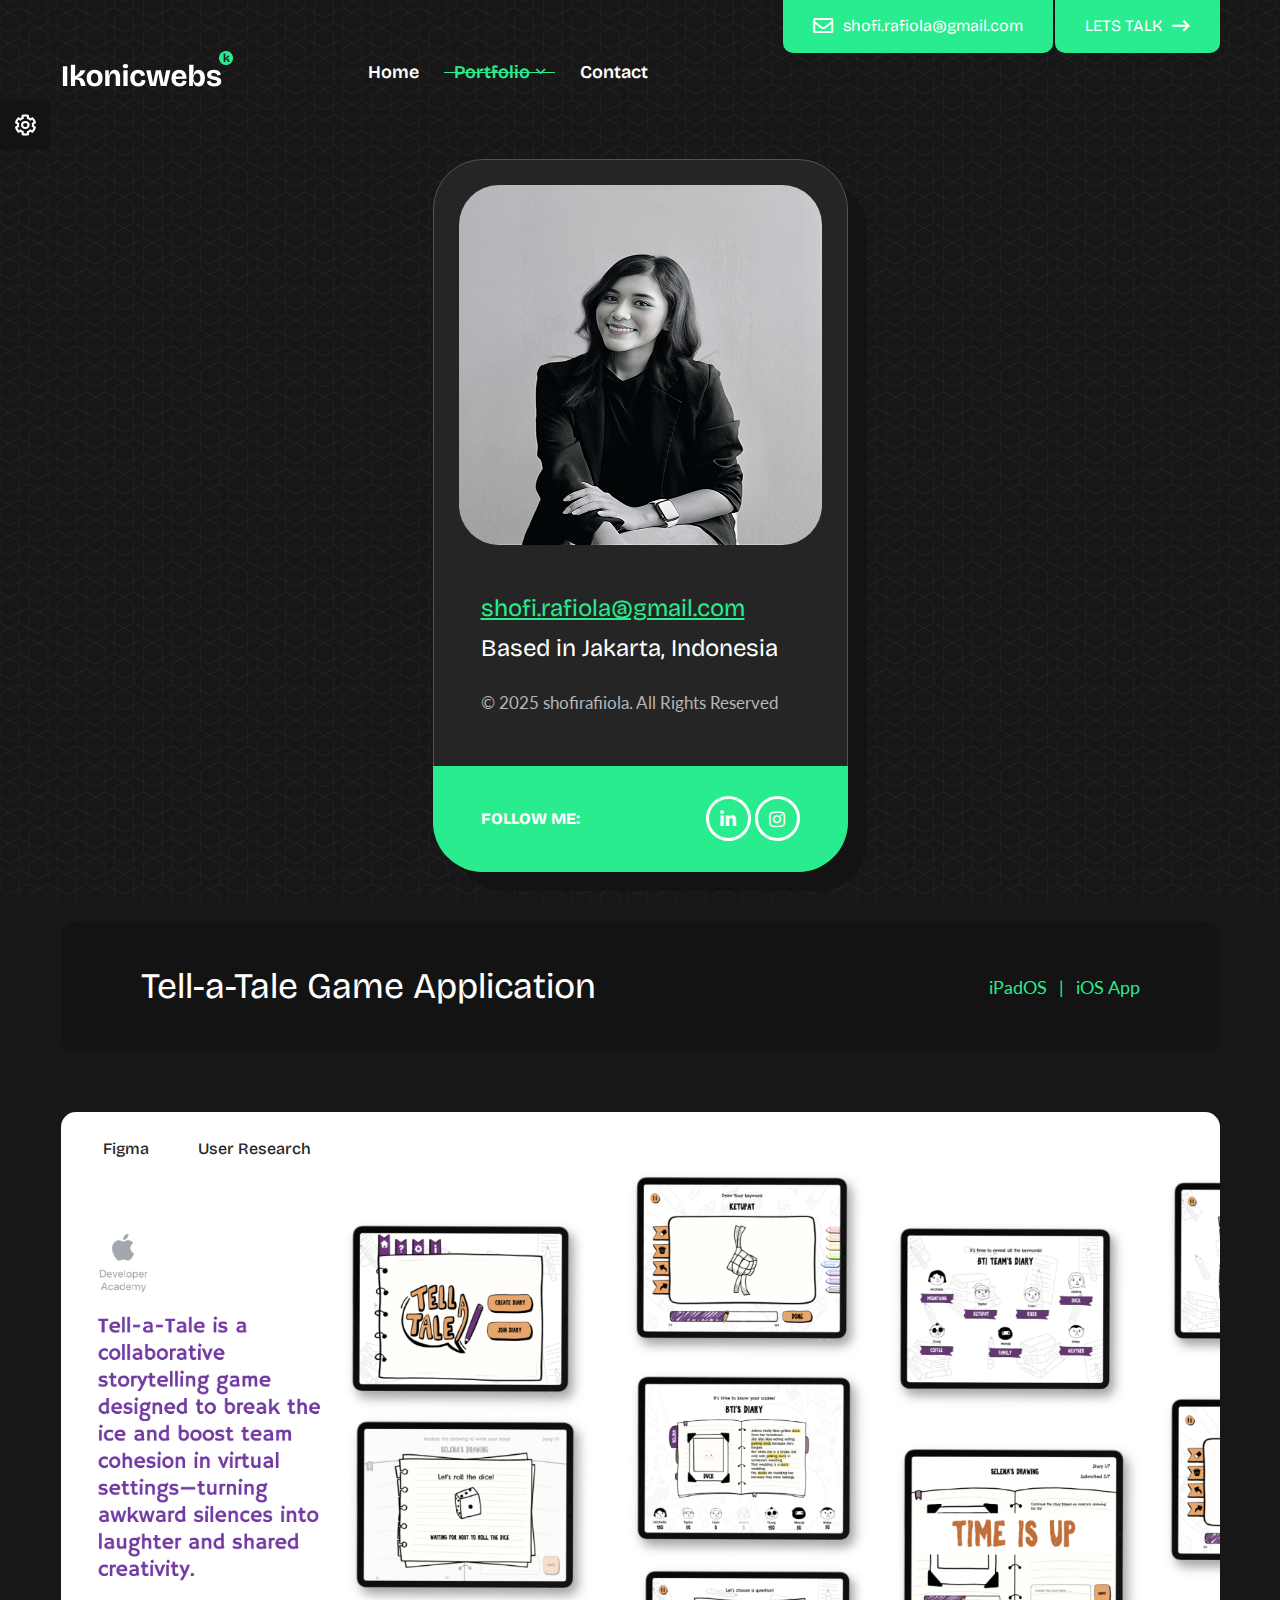
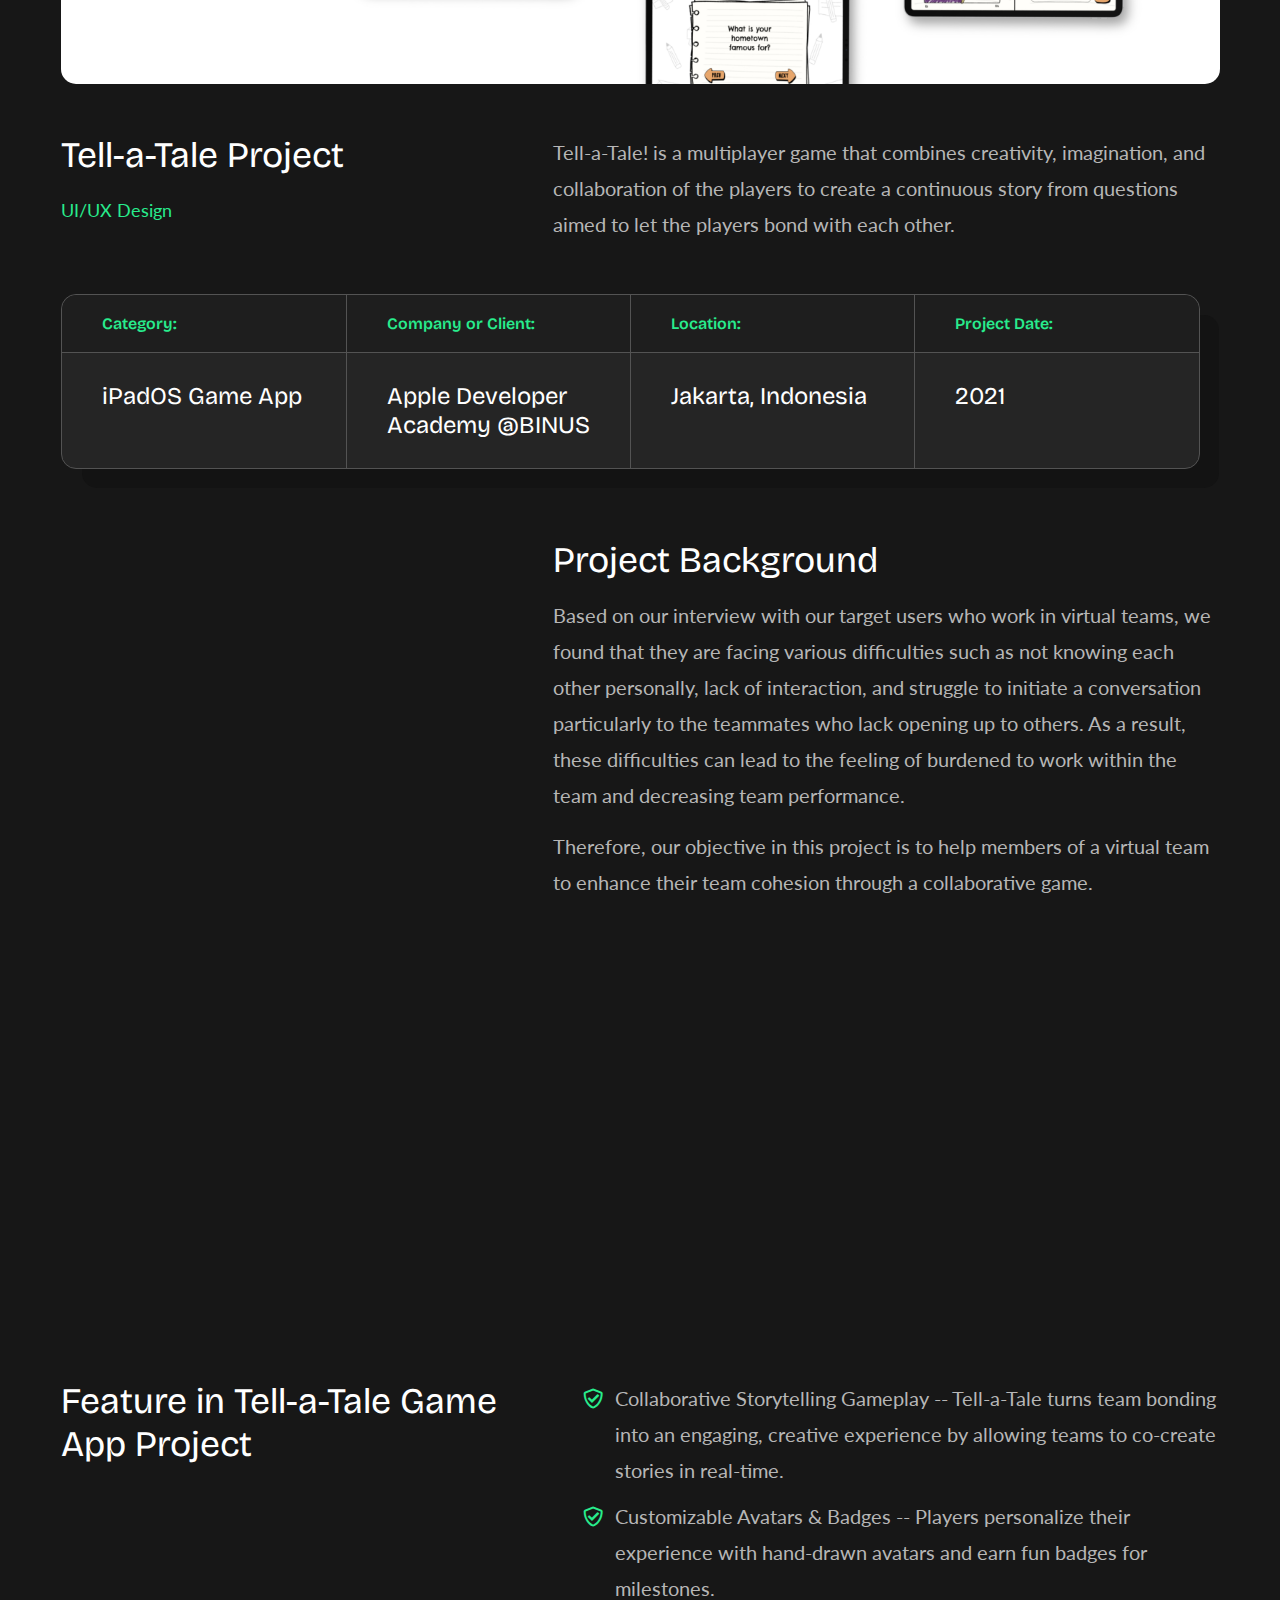
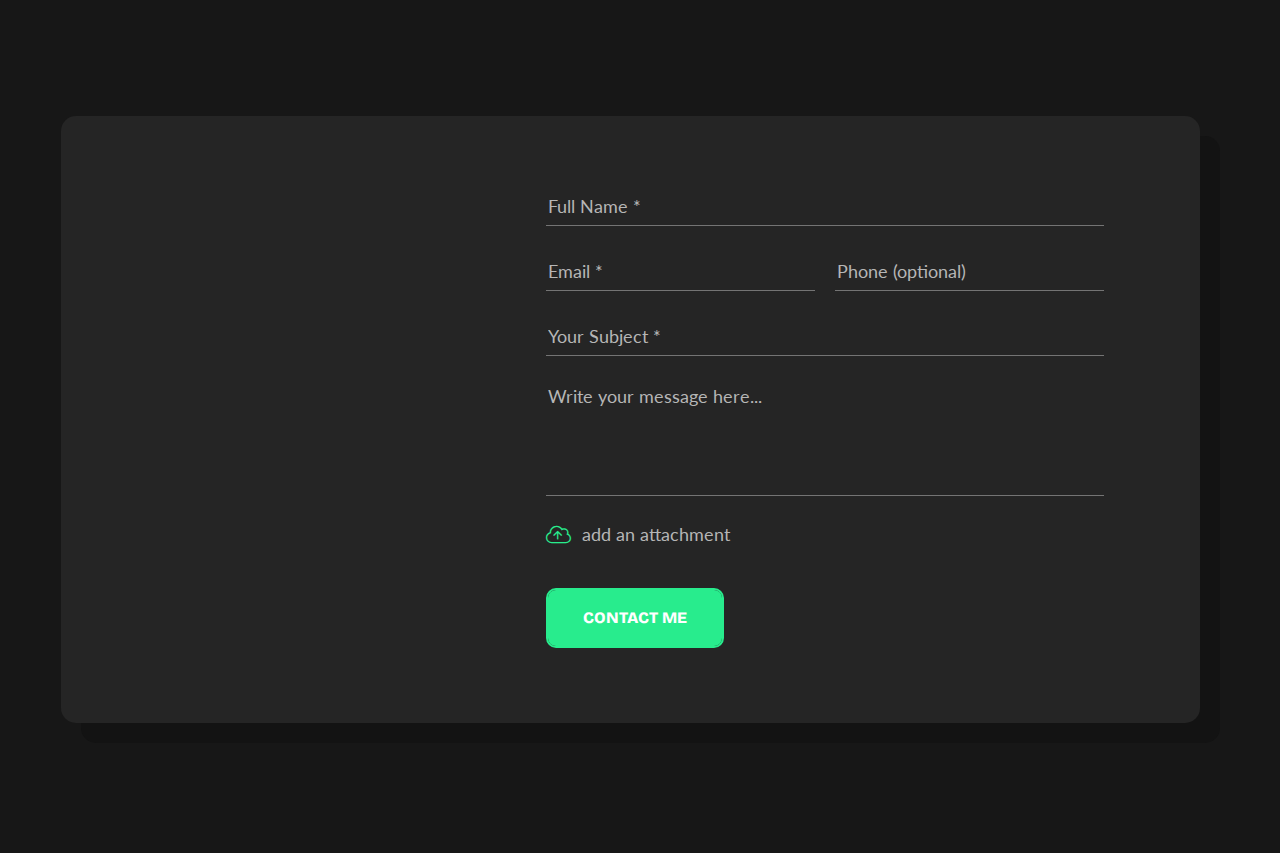
<file: portfolio-detail5.html>
<!DOCTYPE html>
<html lang="en">

<head>
    <meta charset="UTF-8">
    <meta name="viewport" content="width=device-width, initial-scale=1, shrink-to-fit=no">
    <meta name="description" content="" />
    <meta name="keywords" content="" />
    <meta name="theme-color" content="#28ec8d">
    <link rel="icon" href="assets/images/favicon.png" sizes="32x32" type="image/png">
    <title>Shofiraf - UI/UX Design Portfolio</title>

    <link rel="stylesheet" href="assets/css/animate.min.css">
    <link rel="stylesheet" href="assets/css/fontawesome.min.css">
    <link rel="stylesheet" href="assets/css/bootstrap.min.css">
    <link rel="stylesheet" href="assets/css/jquery.fancybox.min.css">
    <link rel="stylesheet" href="assets/css/swiper-bundle.min.css">
    <link rel="stylesheet" href="assets/css/style.css">
    <link rel="stylesheet" href="assets/css/responsive.css">
</head>

<body class="bg-color12 bg-blend-luminosity dark-layer2 opc9 bg-att-fixed scheme1 dark"
    style="background-image: url(assets/images/pattern-bg.png);">
    <main>
        <div class="page-loader">
            <div class="loader">
                <div class='loader-style-1 panelLoad'>
                    <div class='cube-face cube-face-front'>I</div>
                    <div class='cube-face cube-face-back'>C</div>
                    <div class='cube-face cube-face-left'>O</div>
                    <div class='cube-face cube-face-right'>N</div>
                    <div class='cube-face cube-face-bottom'>I</div>
                    <div class='cube-face cube-face-top'>C</div>
                </div>
                <span class="cube-face">Iconicwebs</span>
            </div>
        </div><!-- Page Loader -->
        <header class="stick">
            <div class="logo-menu-wrapper position-relative w-100">
                <div class="container">
                    <div
                        class="logo-menu-inner d-flex gap-4 align-items-center justify-content-between position-relative w-100">
                        <div class="logo">
                            <h1><a href="index.html" title="Home"><img class="scheme1-light-logo"
                                        src="assets/images/logo1-light.png" alt="Logo" loading="lazy"><img
                                        class="scheme2-light-logo position-absolute" src="assets/images/logo2-light.png"
                                        alt="Logo" loading="lazy"><img class="scheme3-light-logo position-absolute"
                                        src="assets/images/logo3-light.png" alt="Logo" loading="lazy"><img
                                        class="scheme4-light-logo position-absolute" src="assets/images/logo4-light.png"
                                        alt="Logo" loading="lazy"><img class="scheme5-light-logo position-absolute"
                                        src="assets/images/logo5-light.png" alt="Logo" loading="lazy"><img
                                        class="scheme1-dark-logo position-absolute" src="assets/images/logo1-dark.png"
                                        alt="Logo" loading="lazy"><img class="scheme2-dark-logo position-absolute"
                                        src="assets/images/logo2-dark.png" alt="Logo" loading="lazy"><img
                                        class="scheme3-dark-logo position-absolute" src="assets/images/logo3-dark.png"
                                        alt="Logo" loading="lazy"><img class="scheme4-dark-logo position-absolute"
                                        src="assets/images/logo4-dark.png" alt="Logo" loading="lazy"><img
                                        class="scheme5-dark-logo position-absolute" src="assets/images/logo5-dark.png"
                                        alt="Logo" loading="lazy"></a></h1>
                        </div><!-- Logo -->
                        <nav>
                            <a class="res-menu-close" href="javascript:void(0);" title=""><i
                                    class="fal fa-times"></i></a>
                            <ul>
                                <li><a href="index.html" title="">Home</a></li>
                                <li class="menu-item-has-children"><a href="javascript:void(0);" title="">Portfolio<i
                                            class="far fa-angle-down"></i></a>
                                    <ul>
                                        <li><a href="portfolio.html" title="">All Portfolio</a></li>
                                        <li><a href="portfolio-detail.html" title="">ASA Trans Website Project</a></li>
                                        <li><a href="portfolio-detail2.html" title="">Smart Branch Mandiri Project</a></li>
                                        <li><a href="portfolio-detail3.html" title="">Rumah Siap Kerja Project</a></li>
                                        <li><a href="portfolio-detail4.html" title="">BYDER Project</a></li>
                                        <li><a href="portfolio-detail5.html" title="">Tell-a-Tale Game Project</a></li>
                                        <li><a href="portfolio-detail6.html" title="">Traincal Project</a></li>
                                    </ul>
                                </li>
                                <li><a href="#contact" title="">Contact</a></li>
                            </ul>
                            <div class="cont-info d-inline-flex align-items-center gap-2">
                                <span><svg xmlns="http://www.w3.org/2000/svg" viewBox="0 0 100 100">
                                        <g>
                                            <path d="M98.5,53.93c-0.37,3-0.79,5.99-1.64,8.91C93.2,75.48,85.74,85.18,74.43,91.91c-5.85,3.48-12.2,5.63-18.97,6.3
                                        		c-14.05,1.4-26.56-2.41-37.25-11.67C9.19,78.72,3.68,68.81,2.03,56.98c-2.04-14.6,1.77-27.66,11.43-38.84
                                        		c7.82-9.07,17.8-14.4,29.63-16.25c0.93-0.15,1.87-0.25,2.8-0.38c2.78,0,5.55,0,8.33,0c0.15,0.04,0.3,0.1,0.45,0.12
                                        		c7.01,0.65,13.57,2.73,19.63,6.3c11.38,6.72,18.9,16.45,22.57,29.15c0.84,2.91,1.26,5.9,1.63,8.9C98.5,48.64,98.5,51.28,98.5,53.93
                                        		z M6.21,49.96c0.21,24.3,19.48,43.76,43.79,43.79c24.37,0.03,43.84-19.48,43.84-43.79c0-24.29-19.42-43.76-43.75-43.79
                                        		C25.81,6.15,6.43,25.56,6.21,49.96z" />
                                            <path d="M64.78,78.37c-3.59-0.09-6.96-1.06-10.19-2.57c-7.79-3.63-14.25-9.02-20.02-15.29c-4.66-5.06-8.67-10.6-11.19-17.07
                                        		c-1.42-3.65-2.31-7.42-1.39-11.37c0.8-3.43,2.61-6.09,5.95-7.58c1.99-0.89,3.98-1.76,6.01-2.52c2.83-1.07,5.72-0.1,7.3,2.52
                                        		c1.79,2.97,3.53,5.97,5.2,9.01c1.62,2.93,0.76,6.16-2.02,8.05c-0.21,0.14-0.42,0.27-0.63,0.42c-1.87,1.38-2.17,3.35-0.74,5.18
                                        		c2.86,3.68,6.14,6.94,9.81,9.8c1.01,0.78,2.13,1.07,3.37,0.65c0.85-0.29,1.42-0.92,1.91-1.63c2.44-3.51,5.44-4.17,9.13-2.01
                                        		c2.58,1.51,5.18,3,7.78,4.49c3.07,1.76,4.11,4.7,2.8,7.98c-0.79,1.99-1.6,3.97-2.53,5.91c-1.7,3.56-4.72,5.18-8.41,5.84
                                        		c-0.46,0.08-0.94,0.12-1.41,0.16C65.29,78.39,65.04,78.37,64.78,78.37z M64.68,73.56c0.35,0,0.7,0.03,1.04-0.01
                                        		c2.49-0.29,4.57-1.18,5.59-3.7c0.7-1.72,1.45-3.42,2.15-5.15c0.43-1.06,0.25-1.54-0.74-2.12c-2.67-1.55-5.35-3.09-8.03-4.63
                                        		c-1.22-0.7-1.72-0.57-2.52,0.6c-3.11,4.55-8.21,5.32-12.54,1.89c-3.72-2.95-6.99-6.34-10.03-9.99c-3.31-3.96-2.79-9.73,1.95-12.68
                                        		c1.04-0.64,1.18-1.26,0.59-2.3c-1.56-2.74-3.14-5.47-4.73-8.19c-0.56-0.96-1.04-1.14-2.04-0.75c-1.7,0.67-3.37,1.42-5.07,2.1
                                        		c-2.71,1.08-3.7,3.27-3.85,5.97c-0.2,3.58,0.97,6.87,2.61,9.95c6,11.26,14.68,19.94,25.83,26.12
                                        		C57.91,72.34,61.15,73.51,64.68,73.56z" />
                                        </g>
                                    </svg></span>
                                <div class="cont-info-inner d-flex align-items-start flex-column">
                                    <span>Contact Me At:</span>
                                    <a href="tel:(62) 87-882-476-245" title="Call Us">(62) 87-882-476-245</a>
                                </div><!-- Contact Info Inner -->
                            </div><!-- Contact Info -->
                        </nav><!-- Navigation -->
                        <a class="res-menu-btn" href="javascript:void(0);" title=""><i
                                class="fal fa-align-center"></i></a>
                        <div class="cont-links d-flex position-relative">
                             <a href="mailto:shofi.rafiola@gmail.com" title=""><i
                                    class="far fa-envelope"></i>shofi.rafiola@gmail.com</a>
                            <a href="javascript:void(0);" title="">LETS TALK<i class="far fa-long-arrow-right"></i></a>
                        </div><!-- Contact Links -->
                    </div><!-- Logo Menu Inner -->
                </div>
            </div><!-- Logo Menu Wrapper -->
        </header><!-- Header -->
        <div class="sidepanel bg-color5 d-flex flex-column gap-5">
            <span class="d-flex align-items-center justify-content-center bg-color5"><i
                    class="far fa-cog fa-spin"></i></span>
            <div class="sidepanel-box d-flex flex-column align-items-start gap-4">
                <h6 class="mb-0 fw-normal">Choose Your Color</h6>
                <div class="color-picker d-flex flex-wrap align-items-start w-100 gap-2">
                    <a class="scheme1-color applied" href="javascript:void(0);" title=""></a>
                    <a class="scheme2-color" href="javascript:void(0);" title=""></a>
                    <a class="scheme3-color" href="javascript:void(0);" title=""></a>
                    <a class="scheme4-color" href="javascript:void(0);" title=""></a>
                    <a class="scheme5-color" href="javascript:void(0);" title=""></a>
                </div><!-- Color Picker -->
            </div><!-- Side Panel Box -->
        </div><!-- Side Panel -->
        <section>
            <div class="w-100 pt-60 pb-130 position-relative">
                <div class="container">
                    <div class="resume-wrapper d-flex justify-content-between position-relative w-100">
                        <div class="resume-sidebar d-flex flex-column position-sticky">
                            <div class="theiaStickySidebar">
                                <div class="resume-info round50 d-flex flex-column position-relative w-100">
                                    <div class="user-img round40 overflow-hidden position-relative w-100"><img
                                            class="img-fluid w-100" src="assets/images/resources/user-img.png"
                                            alt="User Image" loading="lazy"></div>
                                   <!-- User Image -->
                                    <div class="user-info d-flex flex-column align-items-start w-100">
                                        <a href="mailto:shofi.rafiola@gmail.com" title="">shofi.rafiola@gmail.com</a>
                                        <span>Based in Jakarta, Indonesia</span>
                                        <p class="mb-0">&copy; 2025 <a href="index.html" title="">shofirafiiola</a>. All
                                            Rights
                                            Reserved</p>
                                    </div><!-- User Info -->
                                    <div
                                        class="user-social-wrap d-flex align-items-center justify-content-between position-relative w-100">
                                        <span>Follow Me:</span>
                                        <div class="social-links d-flex align-items-center gap-1">
                                            <a href="https://www.linkedin.com/in/shofirafiiola/" title="Linkedin" target="_blank"><i
                                                    class="fab fa-linkedin-in"></i></a>
                                            <a href="https://www.instagram.com/shofraf/" title="Instagram" target="_blank"><i
                                                    class="fab fa-instagram"></i></a>
                                        </div><!-- Social Links -->
                                    </div><!-- User Social Wrap -->
                                </div><!-- Resume Info -->
                            </div>
                        </div><!-- Resume Sidebar -->
                        <div class="resume-content d-flex flex-column">
                            <div class="theiaStickySidebar">
                                <section>
                                    <div class="position-relative w-100">
                                        <div
                                            class="page-title gap-3 d-flex align-items-center justify-content-between round15 w-100">
                                            <h3 class="mb-0 fw-normal sz-36">Tell-a-Tale Game Application</h3>
                                            <ol class="breadcrumb mb-0">
                                                <li class="breadcrumb-item"><a href="index.html" title="">iPadOS</a></li>
                                                <li class="breadcrumb-item active">iOS App</li>
                                            </ol>
                                        </div><!-- Page Title -->
                                    </div>
                                </section>
                                <section>
                                    <div class="position-relative pt-60 w-100">
                                        <div class="port-detail position-relative w-100">
                                            <div
                                                class="port-detail-img round15 overflow-hidden position-relative w-100">
                                                <img class="img-fluid w-100"
                                                    src="assets/images/resources/port-detail5-img1.jpg"
                                                    alt="Portfolio Detail Image" loading="lazy">
                                                <div class="port-cat d-flex align-items-center position-absolute">
                                                    <a href="javascript:void(0);" title="">Figma</a>
                                                    <a href="javascript:void(0);" title="">User Research</a>
                                                </div><!-- Portfolio Categories -->
                                            </div><!-- Portfolio Detail Image -->
                                            <div
                                                class="port-detail-cont mt-50 d-flex flex-column position-relative w-100">
                                                <div class="port-detail-cont-box position-relative w-100">
                                                    <div class="row">
                                                        <div class="col-md-5 col-sm-12 col-lg-5">
                                                            <div
                                                                class="port-detail-cap d-flex flex-column align-items-start w-100">
                                                                <h3 class="mb-0 fw-normal sz-36">Tell-a-Tale Project</h3>
                                                                <span>UI/UX Design</span>
                                                                
                                                            </div><!-- Portfolio Detail Cap -->
                                                        </div>
                                                        <div class="col-md-7 col-sm-12 col-lg-7">
                                                            <p class="mb-0">Tell-a-Tale! is a multiplayer game that combines creativity, imagination, 
                                                                and collaboration of the players to create a continuous story from questions aimed to let 
                                                                the players bond with each other.</p>
                                                        </div>
                                                    </div>
                                                </div><!-- Portfolio Detail Content Box -->
                                                <div class="port-detail-info-boxes round15 position-relative w-100">
                                                    <div class="row mrg">
                                                        <div class="col-md-6 col-sm-6 col-lg-3">
                                                            <div
                                                                class="port-detail-info-box d-flex flex-column overflow-hidden position-relative w-100">
                                                                <strong>Category:</strong>
                                                                <h4 class="mb-0 fw-normal sz-24">iPadOS Game App</h4>
                                                            </div><!-- Portfolio Detail Info Box -->
                                                        </div>
                                                        <div class="col-md-6 col-sm-6 col-lg-3">
                                                            <div
                                                                class="port-detail-info-box d-flex flex-column overflow-hidden position-relative w-100">
                                                                <strong>Company or Client:</strong>
                                                                <h4 class="mb-0 fw-normal sz-24">Apple Developer Academy @BINUS</h4>
                                                            </div><!-- Portfolio Detail Info Box -->
                                                        </div>
                                                        <div class="col-md-6 col-sm-6 col-lg-3">
                                                            <div
                                                                class="port-detail-info-box d-flex flex-column overflow-hidden position-relative w-100">
                                                                <strong>Location:</strong>
                                                                <h4 class="mb-0 fw-normal sz-24">Jakarta, Indonesia</h4>
                                                            </div><!-- Portfolio Detail Info Box -->
                                                        </div>
                                                        <div class="col-md-6 col-sm-6 col-lg-3">
                                                            <div
                                                                class="port-detail-info-box d-flex flex-column overflow-hidden position-relative w-100">
                                                                <strong>Project Date:</strong>
                                                                <h4 class="mb-0 fw-normal sz-24">2021 </h4>
                                                            </div><!-- Portfolio Detail Info Box -->
                                                        </div>
                                                    </div>
                                                </div><!-- Portfolio Detail Info Boxes -->
                                                <div class="port-detail-cont-box position-relative w-100">
                                                    <div class="row">
                                                        <div class="col-md-5 col-sm-12 col-lg-5">
                                                        </div>
                                                        <div class="col-md-7 col-sm-12 col-lg-7">
                                                            <h3 class="mb-0 fw-normal sz-36">Project Background</h3>
                                                            <p class="mb-0">Based on our interview with our target users who work in virtual  teams,
                                                                 we found that they are facing various difficulties such as  not knowing each other personally, 
                                                                 lack of interaction, and  struggle to initiate a conversation particularly to the teammates  who lack opening up to others. As a result, 
                                                                 these difficulties can  lead to the feeling of burdened to work within the team and  decreasing team performance. 
                                                            </p>
                                                            <p class="mb-0">Therefore, our objective in this project  is to help members of a virtual team to  
                                                                enhance their team cohesion through a  collaborative game.
                                                            </p>
                                                        </div>
                                                    </div>
                                                </div><!-- Portfolio Detail Content Box -->
                                                <div class="single-gal-boxes position-relative w-100">
                                                    <div class="row mrg20">
                                                        <div class="col-md-6 col-sm-6 col-lg-6 wow fadeIn"
                                                            data-wow-duration=".5s" data-wow-delay=".2s">
                                                            <div
                                                                class="single-gal-box round15 overflow-hidden position-relative w-100">
                                                                <a href="assets/images/resources/port-detail5-img2.jpg"
                                                                    data-fancybox="gallery" title=""><img
                                                                        class="img-fluid w-100"
                                                                        src="assets/images/resources/port-detail5-img2.jpg"
                                                                        alt="Portfolio Detail Image" loading="lazy"></a>
                                                            </div><!-- Single Gallery Box -->
                                                        </div>
                                                        <div class="col-md-6 col-sm-6 col-lg-6 wow fadeIn"
                                                            data-wow-duration=".5s" data-wow-delay=".4s">
                                                            <div
                                                                class="single-gal-box round15 overflow-hidden position-relative w-100">
                                                              <div class="ratio ratio-16x9">
                                                                <iframe
                                                                 src="https://www.youtube.com/embed/eTf04ipl-5Y"
                                                                 title="YouTube video"
                                                                  allowfullscreen
                                                                 loading="lazy">
                                                                  </iframe>
                                                             </div>
                                                            </div><!-- Single Gallery Box -->
                                                        </div>
                                                    </div>
                                                </div><!-- Single Gallery Boxes -->
                                                <div class="port-detail-cont-box position-relative w-100">
                                                    <div class="row">
                                                        <div class="col-md-5 col-sm-12 col-lg-5">
                                                            <h3 class="mb-20 fw-normal sz-36">Feature in Tell-a-Tale Game App Project</h3>
                                                        </div>
                                                        <div class="col-md-7 col-sm-12 col-lg-7">
                                                            <ul class="list-style d-flex flex-column mb-0">
                                                                <li>Collaborative Storytelling Gameplay -- 
                                                                    Tell-a-Tale turns team bonding into an engaging, creative experience 
                                                                    by allowing teams to co-create stories in real-time.</li>
                                                                <li>Customizable Avatars & Badges -- 
                                                                    Players personalize their experience with hand-drawn avatars 
                                                                    and earn fun badges for milestones.</li>
                                                            </ul>
                                                        </div>
                                                    </div>
                                                </div><!-- Portfolio Detail Content Box -->
                                            </div><!-- Portfolio Detail Content -->
                                        </div><!-- Portfolio Detail -->
                                    </div>
                                </section>
                                <section>
                                    <div class="position-relative pt-110 w-100">
                                        <div class="contact-wrap round15 position-relative w-100" id="contact">
                                            <div class="row">
                                                <div class="col-md-12 col-sm-12 col-lg-5">
                                                    <div
                                                        class="sec-title-wrap mb-40 d-flex flex-column align-items-start position-relative w-100">
                                                        <div class="sec-title d-flex flex-column align-items-start w-100 wow fadeInUp"
                                                            data-wow-duration=".5s" data-wow-delay=".2s">
                                                            <span class="sec-sub rounded-pill text-center">Want to Hire
                                                                Me?</span>
                                                            <h2 class="mb-0 sz-40">Let's Work Togather On Project</h2>
                                                        </div><!-- Sec Title -->
                                                    </div><!-- Sec Title Wrap -->
                                                    <div class="cont-info mb-40 d-inline-flex align-items-center gap-2 wow fadeInUp"
                                                        data-wow-duration=".5s" data-wow-delay=".4s">
                                                        <span><svg xmlns="http://www.w3.org/2000/svg"
                                                                viewBox="0 0 100 100">
                                                                <g>
                                                                    <path
                                                                        d="M98.5,53.93c-0.37,3-0.79,5.99-1.64,8.91C93.2,75.48,85.74,85.18,74.43,91.91c-5.85,3.48-12.2,5.63-18.97,6.3
                                                                                                                                                                                        		c-14.05,1.4-26.56-2.41-37.25-11.67C9.19,78.72,3.68,68.81,2.03,56.98c-2.04-14.6,1.77-27.66,11.43-38.84
                                                                                                                                                                                        		c7.82-9.07,17.8-14.4,29.63-16.25c0.93-0.15,1.87-0.25,2.8-0.38c2.78,0,5.55,0,8.33,0c0.15,0.04,0.3,0.1,0.45,0.12
                                                                                                                                                                                        		c7.01,0.65,13.57,2.73,19.63,6.3c11.38,6.72,18.9,16.45,22.57,29.15c0.84,2.91,1.26,5.9,1.63,8.9C98.5,48.64,98.5,51.28,98.5,53.93
                                                                                                                                                                                        		z M6.21,49.96c0.21,24.3,19.48,43.76,43.79,43.79c24.37,0.03,43.84-19.48,43.84-43.79c0-24.29-19.42-43.76-43.75-43.79
                                                                                                                                                                                        		C25.81,6.15,6.43,25.56,6.21,49.96z" />
                                                                    <path
                                                                        d="M64.78,78.37c-3.59-0.09-6.96-1.06-10.19-2.57c-7.79-3.63-14.25-9.02-20.02-15.29c-4.66-5.06-8.67-10.6-11.19-17.07
                                                                                                                                                                                        		c-1.42-3.65-2.31-7.42-1.39-11.37c0.8-3.43,2.61-6.09,5.95-7.58c1.99-0.89,3.98-1.76,6.01-2.52c2.83-1.07,5.72-0.1,7.3,2.52
                                                                                                                                                                                        		c1.79,2.97,3.53,5.97,5.2,9.01c1.62,2.93,0.76,6.16-2.02,8.05c-0.21,0.14-0.42,0.27-0.63,0.42c-1.87,1.38-2.17,3.35-0.74,5.18
                                                                                                                                                                                        		c2.86,3.68,6.14,6.94,9.81,9.8c1.01,0.78,2.13,1.07,3.37,0.65c0.85-0.29,1.42-0.92,1.91-1.63c2.44-3.51,5.44-4.17,9.13-2.01
                                                                                                                                                                                        		c2.58,1.51,5.18,3,7.78,4.49c3.07,1.76,4.11,4.7,2.8,7.98c-0.79,1.99-1.6,3.97-2.53,5.91c-1.7,3.56-4.72,5.18-8.41,5.84
                                                                                                                                                                                        		c-0.46,0.08-0.94,0.12-1.41,0.16C65.29,78.39,65.04,78.37,64.78,78.37z M64.68,73.56c0.35,0,0.7,0.03,1.04-0.01
                                                                                                                                                                                        		c2.49-0.29,4.57-1.18,5.59-3.7c0.7-1.72,1.45-3.42,2.15-5.15c0.43-1.06,0.25-1.54-0.74-2.12c-2.67-1.55-5.35-3.09-8.03-4.63
                                                                                                                                                                                        		c-1.22-0.7-1.72-0.57-2.52,0.6c-3.11,4.55-8.21,5.32-12.54,1.89c-3.72-2.95-6.99-6.34-10.03-9.99c-3.31-3.96-2.79-9.73,1.95-12.68
                                                                                                                                                                                        		c1.04-0.64,1.18-1.26,0.59-2.3c-1.56-2.74-3.14-5.47-4.73-8.19c-0.56-0.96-1.04-1.14-2.04-0.75c-1.7,0.67-3.37,1.42-5.07,2.1
                                                                                                                                                                                        		c-2.71,1.08-3.7,3.27-3.85,5.97c-0.2,3.58,0.97,6.87,2.61,9.95c6,11.26,14.68,19.94,25.83,26.12
                                                                                                                                                                                        		C57.91,72.34,61.15,73.51,64.68,73.56z" />
                                                                </g>
                                                            </svg></span>
                                                        <div
                                                            class="cont-info-inner d-flex align-items-start flex-column">
                                                            <span>Contact Me At:</span>
                                                            <a href="mailto:shofi.rafiola@gmail.com" title="Contact Me">shofi.rafiola@gmail.com</a>
                                                        </div><!-- Contact Info Inner -->
                                                    </div><!-- Contact Info -->
                                                </div>
                                                <div class="col-md-12 col-sm-12 col-lg-7">
                                                    <div class="contact-form position-relative w-100">
                                                        <div class="row mrg20">
                                                            <div class="col-md-12 col-sm-12 col-lg-12">
                                                                <div class="field-box position-relative w-100">
                                                                    <input type="text" placeholder="Full Name *"
                                                                        required>
                                                                </div><!-- Field Box -->
                                                            </div>
                                                            <div class="col-md-6 col-sm-12 col-lg-6">
                                                                <div class="field-box position-relative w-100">
                                                                    <input type="email" placeholder="Email *" required>
                                                                </div><!-- Field Box -->
                                                            </div>
                                                            <div class="col-md-6 col-sm-12 col-lg-6">
                                                                <div class="field-box position-relative w-100">
                                                                    <input type="tel" placeholder="Phone (optional)">
                                                                </div><!-- Field Box -->
                                                            </div>
                                                            <div class="col-md-12 col-sm-12 col-lg-12">
                                                                <div class="field-box position-relative w-100">
                                                                    <input type="text" placeholder="Your Subject *"
                                                                        required>
                                                                </div><!-- Field Box -->
                                                            </div>
                                                            <div class="col-md-12 col-sm-12 col-lg-12">
                                                                <div class="field-box position-relative w-100">
                                                                    <textarea
                                                                        placeholder="Write your message here..."></textarea>
                                                                </div><!-- Field Box -->
                                                            </div>
                                                            <div class="col-md-12 col-sm-12 col-lg-12">
                                                                <div
                                                                    class="field-box attachment-field position-relative w-100">
                                                                    <input type="file">
                                                                    <span><i class="fal fa-cloud-upload"></i>add an
                                                                        attachment</span>
                                                                </div><!-- Field Box -->
                                                                <div class="field-btn position-relative w-100">
                                                                    <button
                                                                        class="theme-btn2 round10 d-flex align-items-center justify-content-center position-relative overflow-hidden"
                                                                        type="submit">Contact Me</button>
                                                                </div><!-- Field Btn -->
                                                            </div>
                                                        </div>
                                                    </div><!-- Contact Form -->
                                                </div>
                                            </div>
                                        </div><!-- Contact Wrap -->
                                    </div>
                                </section>
                            </div>
                        </div><!-- Resume Content -->
                    </div><!-- Resume Wrapper -->
                </div>
            </div>
        </section>
    </main><!-- Main Wrapper -->

    <script src="assets/js/jquery.min.js"></script>
    <script src="assets/js/bootstrap.min.js"></script>
    <script src="assets/js/jquery.fancybox.min.js"></script>
    <script src="assets/js/swiper-bundle.min.js"></script>
    <script src="assets/js/wow.min.js"></script>
    <script src="assets/js/ResizeSensor.min.js"></script>
    <script src="assets/js/theia-sticky-sidebar.min.js"></script>
    <script src="assets/js/scripts.js"></script>
</body>

</html>
</file>
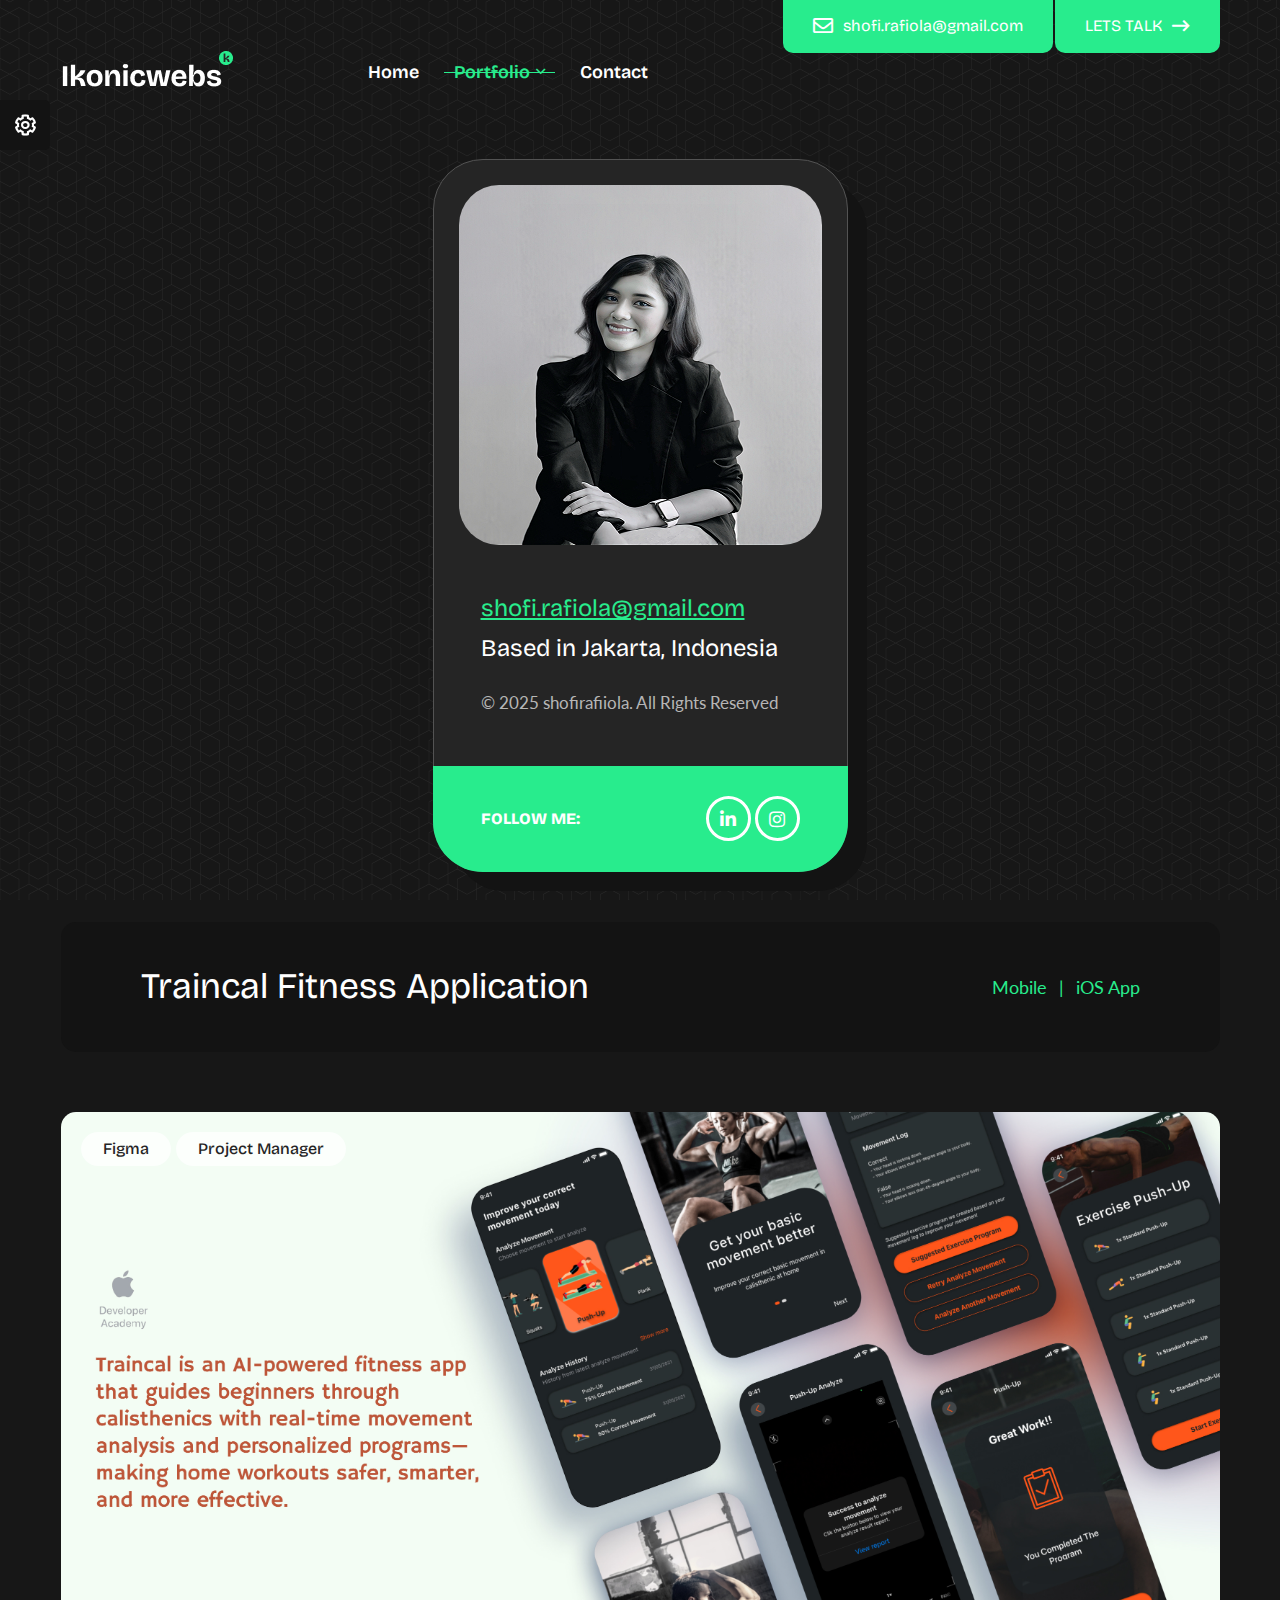
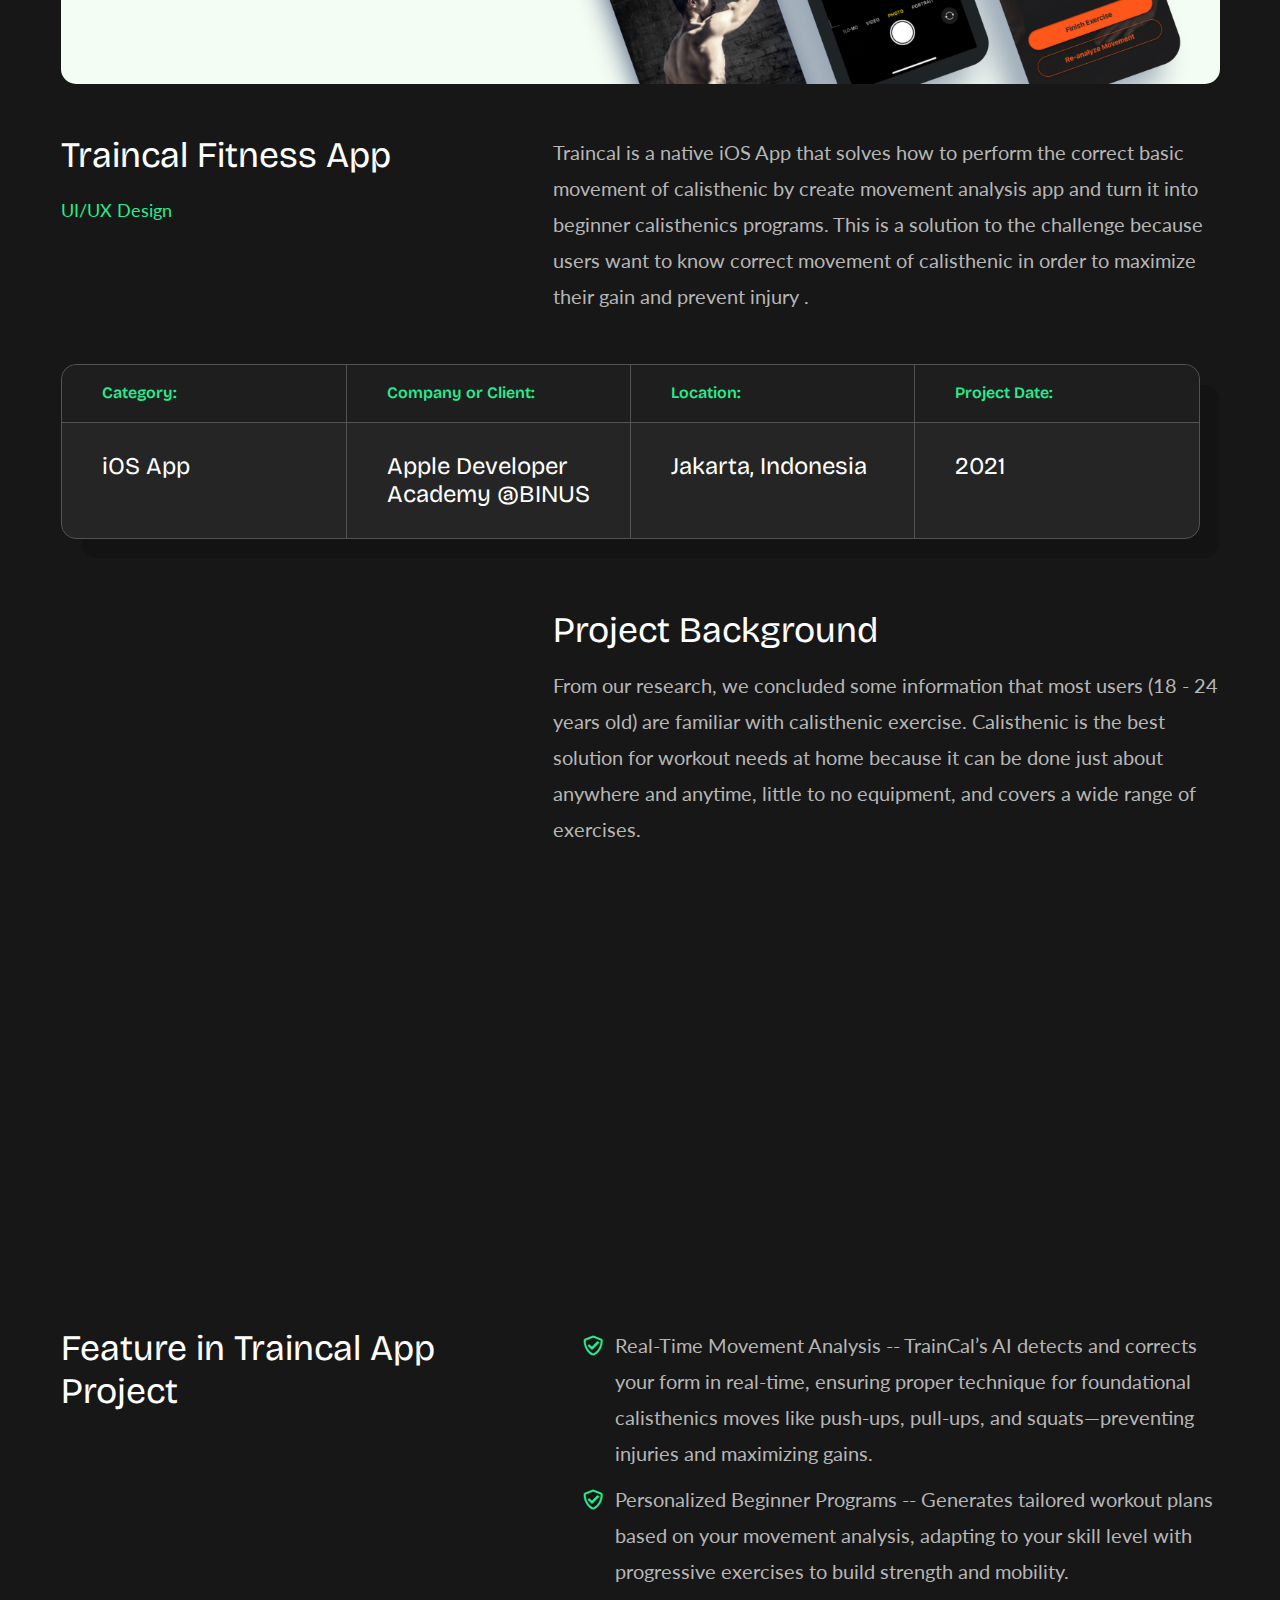
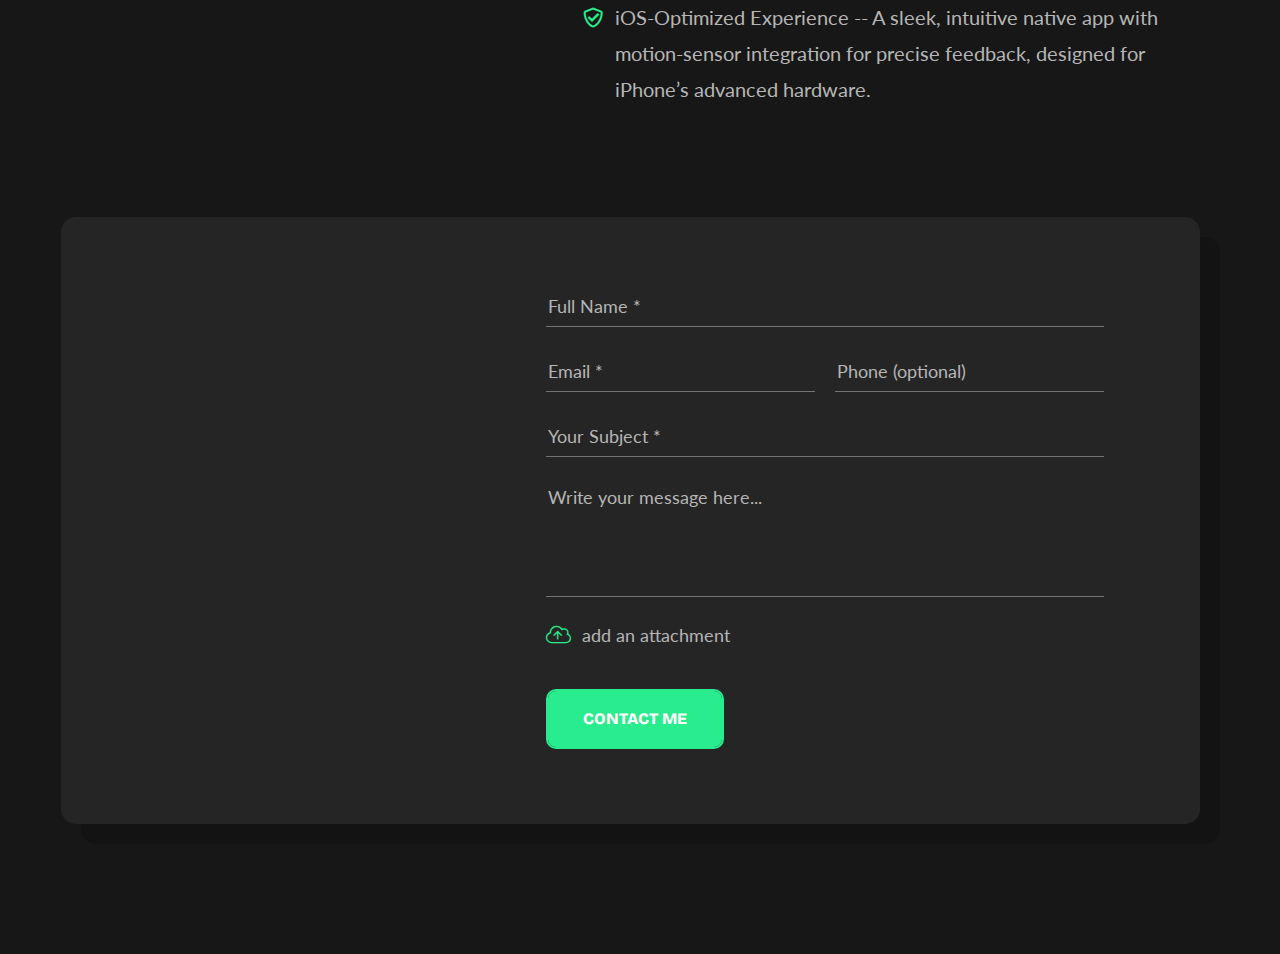
<file: portfolio-detail6.html>
<!DOCTYPE html>
<html lang="en">

<head>
    <meta charset="UTF-8">
    <meta name="viewport" content="width=device-width, initial-scale=1, shrink-to-fit=no">
    <meta name="description" content="" />
    <meta name="keywords" content="" />
    <meta name="theme-color" content="#28ec8d">
    <link rel="icon" href="assets/images/favicon.png" sizes="32x32" type="image/png">
    <title>Shofiraf - UI/UX Design Portfolio</title>

    <link rel="stylesheet" href="assets/css/animate.min.css">
    <link rel="stylesheet" href="assets/css/fontawesome.min.css">
    <link rel="stylesheet" href="assets/css/bootstrap.min.css">
    <link rel="stylesheet" href="assets/css/jquery.fancybox.min.css">
    <link rel="stylesheet" href="assets/css/swiper-bundle.min.css">
    <link rel="stylesheet" href="assets/css/style.css">
    <link rel="stylesheet" href="assets/css/responsive.css">
</head>

<body class="bg-color12 bg-blend-luminosity dark-layer2 opc9 bg-att-fixed scheme1 dark"
    style="background-image: url(assets/images/pattern-bg.png);">
    <main>
        <div class="page-loader">
            <div class="loader">
                <div class='loader-style-1 panelLoad'>
                    <div class='cube-face cube-face-front'>I</div>
                    <div class='cube-face cube-face-back'>C</div>
                    <div class='cube-face cube-face-left'>O</div>
                    <div class='cube-face cube-face-right'>N</div>
                    <div class='cube-face cube-face-bottom'>I</div>
                    <div class='cube-face cube-face-top'>C</div>
                </div>
                <span class="cube-face">Iconicwebs</span>
            </div>
        </div><!-- Page Loader -->
        <header class="stick">
            <div class="logo-menu-wrapper position-relative w-100">
                <div class="container">
                    <div
                        class="logo-menu-inner d-flex gap-4 align-items-center justify-content-between position-relative w-100">
                        <div class="logo">
                            <h1><a href="index.html" title="Home"><img class="scheme1-light-logo"
                                        src="assets/images/logo1-light.png" alt="Logo" loading="lazy"><img
                                        class="scheme2-light-logo position-absolute" src="assets/images/logo2-light.png"
                                        alt="Logo" loading="lazy"><img class="scheme3-light-logo position-absolute"
                                        src="assets/images/logo3-light.png" alt="Logo" loading="lazy"><img
                                        class="scheme4-light-logo position-absolute" src="assets/images/logo4-light.png"
                                        alt="Logo" loading="lazy"><img class="scheme5-light-logo position-absolute"
                                        src="assets/images/logo5-light.png" alt="Logo" loading="lazy"><img
                                        class="scheme1-dark-logo position-absolute" src="assets/images/logo1-dark.png"
                                        alt="Logo" loading="lazy"><img class="scheme2-dark-logo position-absolute"
                                        src="assets/images/logo2-dark.png" alt="Logo" loading="lazy"><img
                                        class="scheme3-dark-logo position-absolute" src="assets/images/logo3-dark.png"
                                        alt="Logo" loading="lazy"><img class="scheme4-dark-logo position-absolute"
                                        src="assets/images/logo4-dark.png" alt="Logo" loading="lazy"><img
                                        class="scheme5-dark-logo position-absolute" src="assets/images/logo5-dark.png"
                                        alt="Logo" loading="lazy"></a></h1>
                        </div><!-- Logo -->
                        <nav>
                            <a class="res-menu-close" href="javascript:void(0);" title=""><i
                                    class="fal fa-times"></i></a>
                            <ul>
                                <li><a href="index.html" title="">Home</a></li>
                                <li class="menu-item-has-children"><a href="javascript:void(0);" title="">Portfolio<i
                                            class="far fa-angle-down"></i></a>
                                    <ul>
                                        <li><a href="portfolio.html" title="">All Portfolio</a></li>
                                        <li><a href="portfolio-detail.html" title="">ASA Trans Website Project</a></li>
                                        <li><a href="portfolio-detail2.html" title="">Smart Branch Mandiri Project</a></li>
                                        <li><a href="portfolio-detail3.html" title="">Rumah Siap Kerja Project</a></li>
                                        <li><a href="portfolio-detail4.html" title="">BYDER Project</a></li>
                                        <li><a href="portfolio-detail5.html" title="">Tell-a-Tale Game Project</a></li>
                                        <li><a href="portfolio-detail6.html" title="">Traincal Project</a></li>
                                    </ul>
                                </li>
                                <li><a href="#contact" title="">Contact</a></li>
                            </ul>
                            <div class="cont-info d-inline-flex align-items-center gap-2">
                                <span><svg xmlns="http://www.w3.org/2000/svg" viewBox="0 0 100 100">
                                        <g>
                                            <path d="M98.5,53.93c-0.37,3-0.79,5.99-1.64,8.91C93.2,75.48,85.74,85.18,74.43,91.91c-5.85,3.48-12.2,5.63-18.97,6.3
                                        		c-14.05,1.4-26.56-2.41-37.25-11.67C9.19,78.72,3.68,68.81,2.03,56.98c-2.04-14.6,1.77-27.66,11.43-38.84
                                        		c7.82-9.07,17.8-14.4,29.63-16.25c0.93-0.15,1.87-0.25,2.8-0.38c2.78,0,5.55,0,8.33,0c0.15,0.04,0.3,0.1,0.45,0.12
                                        		c7.01,0.65,13.57,2.73,19.63,6.3c11.38,6.72,18.9,16.45,22.57,29.15c0.84,2.91,1.26,5.9,1.63,8.9C98.5,48.64,98.5,51.28,98.5,53.93
                                        		z M6.21,49.96c0.21,24.3,19.48,43.76,43.79,43.79c24.37,0.03,43.84-19.48,43.84-43.79c0-24.29-19.42-43.76-43.75-43.79
                                        		C25.81,6.15,6.43,25.56,6.21,49.96z" />
                                            <path d="M64.78,78.37c-3.59-0.09-6.96-1.06-10.19-2.57c-7.79-3.63-14.25-9.02-20.02-15.29c-4.66-5.06-8.67-10.6-11.19-17.07
                                        		c-1.42-3.65-2.31-7.42-1.39-11.37c0.8-3.43,2.61-6.09,5.95-7.58c1.99-0.89,3.98-1.76,6.01-2.52c2.83-1.07,5.72-0.1,7.3,2.52
                                        		c1.79,2.97,3.53,5.97,5.2,9.01c1.62,2.93,0.76,6.16-2.02,8.05c-0.21,0.14-0.42,0.27-0.63,0.42c-1.87,1.38-2.17,3.35-0.74,5.18
                                        		c2.86,3.68,6.14,6.94,9.81,9.8c1.01,0.78,2.13,1.07,3.37,0.65c0.85-0.29,1.42-0.92,1.91-1.63c2.44-3.51,5.44-4.17,9.13-2.01
                                        		c2.58,1.51,5.18,3,7.78,4.49c3.07,1.76,4.11,4.7,2.8,7.98c-0.79,1.99-1.6,3.97-2.53,5.91c-1.7,3.56-4.72,5.18-8.41,5.84
                                        		c-0.46,0.08-0.94,0.12-1.41,0.16C65.29,78.39,65.04,78.37,64.78,78.37z M64.68,73.56c0.35,0,0.7,0.03,1.04-0.01
                                        		c2.49-0.29,4.57-1.18,5.59-3.7c0.7-1.72,1.45-3.42,2.15-5.15c0.43-1.06,0.25-1.54-0.74-2.12c-2.67-1.55-5.35-3.09-8.03-4.63
                                        		c-1.22-0.7-1.72-0.57-2.52,0.6c-3.11,4.55-8.21,5.32-12.54,1.89c-3.72-2.95-6.99-6.34-10.03-9.99c-3.31-3.96-2.79-9.73,1.95-12.68
                                        		c1.04-0.64,1.18-1.26,0.59-2.3c-1.56-2.74-3.14-5.47-4.73-8.19c-0.56-0.96-1.04-1.14-2.04-0.75c-1.7,0.67-3.37,1.42-5.07,2.1
                                        		c-2.71,1.08-3.7,3.27-3.85,5.97c-0.2,3.58,0.97,6.87,2.61,9.95c6,11.26,14.68,19.94,25.83,26.12
                                        		C57.91,72.34,61.15,73.51,64.68,73.56z" />
                                        </g>
                                    </svg></span>
                                <div class="cont-info-inner d-flex align-items-start flex-column">
                                    <span>Contact Me At:</span>
                                    <a href="tel:(62) 87-882-476-245" title="Call Us">(62) 87-882-476-245</a>
                                </div><!-- Contact Info Inner -->
                            </div><!-- Contact Info -->
                        </nav><!-- Navigation -->
                        <a class="res-menu-btn" href="javascript:void(0);" title=""><i
                                class="fal fa-align-center"></i></a>
                        <div class="cont-links d-flex position-relative">
                             <a href="mailto:shofi.rafiola@gmail.com" title=""><i
                                    class="far fa-envelope"></i>shofi.rafiola@gmail.com</a>
                            <a href="javascript:void(0);" title="">LETS TALK<i class="far fa-long-arrow-right"></i></a>
                        </div><!-- Contact Links -->
                    </div><!-- Logo Menu Inner -->
                </div>
            </div><!-- Logo Menu Wrapper -->
        </header><!-- Header -->
        <div class="sidepanel bg-color5 d-flex flex-column gap-5">
            <span class="d-flex align-items-center justify-content-center bg-color5"><i
                    class="far fa-cog fa-spin"></i></span>
            <div class="sidepanel-box d-flex flex-column align-items-start gap-4">
                <h6 class="mb-0 fw-normal">Choose Your Color</h6>
                <div class="color-picker d-flex flex-wrap align-items-start w-100 gap-2">
                    <a class="scheme1-color applied" href="javascript:void(0);" title=""></a>
                    <a class="scheme2-color" href="javascript:void(0);" title=""></a>
                    <a class="scheme3-color" href="javascript:void(0);" title=""></a>
                    <a class="scheme4-color" href="javascript:void(0);" title=""></a>
                    <a class="scheme5-color" href="javascript:void(0);" title=""></a>
                </div><!-- Color Picker -->
            </div><!-- Side Panel Box -->
        </div><!-- Side Panel -->
        <section>
            <div class="w-100 pt-60 pb-130 position-relative">
                <div class="container">
                    <div class="resume-wrapper d-flex justify-content-between position-relative w-100">
                        <div class="resume-sidebar d-flex flex-column position-sticky">
                            <div class="theiaStickySidebar">
                                <div class="resume-info round50 d-flex flex-column position-relative w-100">
                                    <div class="user-img round40 overflow-hidden position-relative w-100"><img
                                            class="img-fluid w-100" src="assets/images/resources/user-img.png"
                                            alt="User Image" loading="lazy"></div>
                                   <!-- User Image -->
                                    <div class="user-info d-flex flex-column align-items-start w-100">
                                        <a href="mailto:shofi.rafiola@gmail.com" title="">shofi.rafiola@gmail.com</a>
                                        <span>Based in Jakarta, Indonesia</span>
                                        <p class="mb-0">&copy; 2025 <a href="index.html" title="">shofirafiiola</a>. All
                                            Rights
                                            Reserved</p>
                                    </div><!-- User Info -->
                                    <div
                                        class="user-social-wrap d-flex align-items-center justify-content-between position-relative w-100">
                                        <span>Follow Me:</span>
                                        <div class="social-links d-flex align-items-center gap-1">
                                            <a href="https://www.linkedin.com/in/shofirafiiola/" title="Linkedin" target="_blank"><i
                                                    class="fab fa-linkedin-in"></i></a>
                                            <a href="https://www.instagram.com/shofraf/" title="Instagram" target="_blank"><i
                                                    class="fab fa-instagram"></i></a>
                                        </div><!-- Social Links -->
                                    </div><!-- User Social Wrap -->
                                </div><!-- Resume Info -->
                            </div>
                        </div><!-- Resume Sidebar -->
                        <div class="resume-content d-flex flex-column">
                            <div class="theiaStickySidebar">
                                <section>
                                    <div class="position-relative w-100">
                                        <div
                                            class="page-title gap-3 d-flex align-items-center justify-content-between round15 w-100">
                                            <h3 class="mb-0 fw-normal sz-36">Traincal Fitness Application</h3>
                                            <ol class="breadcrumb mb-0">
                                                <li class="breadcrumb-item"><a href="index.html" title="">Mobile</a></li>
                                                <li class="breadcrumb-item active">iOS App</li>
                                            </ol>
                                        </div><!-- Page Title -->
                                    </div>
                                </section>
                                <section>
                                    <div class="position-relative pt-60 w-100">
                                        <div class="port-detail position-relative w-100">
                                            <div
                                                class="port-detail-img round15 overflow-hidden position-relative w-100">
                                                <img class="img-fluid w-100"
                                                    src="assets/images/resources/port-detail6-img1.jpg"
                                                    alt="Portfolio Detail Image" loading="lazy">
                                                <div class="port-cat d-flex align-items-center position-absolute">
                                                    <a href="javascript:void(0);" title="">Figma</a>
                                                    <a href="javascript:void(0);" title="">Project Manager</a>
                                                </div><!-- Portfolio Categories -->
                                            </div><!-- Portfolio Detail Image -->
                                            <div
                                                class="port-detail-cont mt-50 d-flex flex-column position-relative w-100">
                                                <div class="port-detail-cont-box position-relative w-100">
                                                    <div class="row">
                                                        <div class="col-md-5 col-sm-12 col-lg-5">
                                                            <div
                                                                class="port-detail-cap d-flex flex-column align-items-start w-100">
                                                                <h3 class="mb-0 fw-normal sz-36">Traincal Fitness App</h3>
                                                                <span>UI/UX Design</span>
                                                                
                                                            </div><!-- Portfolio Detail Cap -->
                                                        </div>
                                                        <div class="col-md-7 col-sm-12 col-lg-7">
                                                            <p class="mb-0">Traincal is a native iOS App that solves how to perform the correct basic movement of calisthenic 
                                                                by create movement analysis app and turn it into beginner calisthenics programs. 
                                                                This is a solution to the challenge because users want to know correct movement of calisthenic 
                                                                in order to maximize their gain and prevent injury .</p>
                                                        </div>
                                                    </div>
                                                </div><!-- Portfolio Detail Content Box -->
                                                <div class="port-detail-info-boxes round15 position-relative w-100">
                                                    <div class="row mrg">
                                                        <div class="col-md-6 col-sm-6 col-lg-3">
                                                            <div
                                                                class="port-detail-info-box d-flex flex-column overflow-hidden position-relative w-100">
                                                                <strong>Category:</strong>
                                                                <h4 class="mb-0 fw-normal sz-24">iOS App</h4>
                                                            </div><!-- Portfolio Detail Info Box -->
                                                        </div>
                                                        <div class="col-md-6 col-sm-6 col-lg-3">
                                                            <div
                                                                class="port-detail-info-box d-flex flex-column overflow-hidden position-relative w-100">
                                                                <strong>Company or Client:</strong>
                                                                <h4 class="mb-0 fw-normal sz-24">Apple Developer Academy @BINUS</h4>
                                                            </div><!-- Portfolio Detail Info Box -->
                                                        </div>
                                                        <div class="col-md-6 col-sm-6 col-lg-3">
                                                            <div
                                                                class="port-detail-info-box d-flex flex-column overflow-hidden position-relative w-100">
                                                                <strong>Location:</strong>
                                                                <h4 class="mb-0 fw-normal sz-24">Jakarta, Indonesia</h4>
                                                            </div><!-- Portfolio Detail Info Box -->
                                                        </div>
                                                        <div class="col-md-6 col-sm-6 col-lg-3">
                                                            <div
                                                                class="port-detail-info-box d-flex flex-column overflow-hidden position-relative w-100">
                                                                <strong>Project Date:</strong>
                                                                <h4 class="mb-0 fw-normal sz-24">2021 </h4>
                                                            </div><!-- Portfolio Detail Info Box -->
                                                        </div>
                                                    </div>
                                                </div><!-- Portfolio Detail Info Boxes -->
                                                <div class="port-detail-cont-box position-relative w-100">
                                                    <div class="row">
                                                        <div class="col-md-5 col-sm-12 col-lg-5">
                                                        </div>
                                                        <div class="col-md-7 col-sm-12 col-lg-7">
                                                            <h3 class="mb-0 fw-normal sz-36">Project Background</h3>
                                                            <p class="mb-0">From our research, we concluded some information that most users (18 - 24 years old) are familiar with calisthenic exercise. 
                                                                Calisthenic is the best solution for workout needs at home because it can be done just about anywhere and anytime, little to no equipment, 
                                                                and covers a wide range of exercises.
                                                            </p>
                                                        </div>
                                                    </div>
                                                </div><!-- Portfolio Detail Content Box -->
                                                <div class="single-gal-boxes position-relative w-100">
                                                    <div class="row mrg20">
                                                        <div class="col-md-6 col-sm-6 col-lg-6 wow fadeIn"
                                                            data-wow-duration=".5s" data-wow-delay=".2s">
                                                            <div
                                                                class="single-gal-box round15 overflow-hidden position-relative w-100">
                                                                <a href="assets/images/resources/port-detail6-img2.jpg"
                                                                    data-fancybox="gallery" title=""><img
                                                                        class="img-fluid w-100"
                                                                        src="assets/images/resources/port-detail6-img2.jpg"
                                                                        alt="Portfolio Detail Image" loading="lazy"></a>
                                                            </div><!-- Single Gallery Box -->
                                                        </div>
                                                        <div class="col-md-6 col-sm-6 col-lg-6 wow fadeIn"
                                                            data-wow-duration=".5s" data-wow-delay=".4s">
                                                            <div
                                                                class="single-gal-box round15 overflow-hidden position-relative w-100">
                                                                <a href="assets/images/resources/port-detail6-img3.jpg"
                                                                    data-fancybox="gallery" title=""><img
                                                                        class="img-fluid w-100"
                                                                        src="assets/images/resources/port-detail6-img3.jpg"
                                                                        alt="Portfolio Detail Image" loading="lazy"></a>
                                                            </div><!-- Single Gallery Box -->
                                                        </div>
                                                    </div>
                                                </div><!-- Single Gallery Boxes -->
                                                <div class="port-detail-cont-box position-relative w-100">
                                                    <div class="row">
                                                        <div class="col-md-5 col-sm-12 col-lg-5">
                                                            <h3 class="mb-20 fw-normal sz-36">Feature in Traincal App Project</h3>
                                                        </div>
                                                        <div class="col-md-7 col-sm-12 col-lg-7">
                                                            <ul class="list-style d-flex flex-column mb-0">
                                                                <li>Real-Time Movement Analysis -- 
                                                                    TrainCal’s AI detects and corrects your form in real-time, ensuring proper technique for foundational 
                                                                    calisthenics moves like push-ups, pull-ups, and squats—preventing injuries and maximizing gains.</li>
                                                                <li>Personalized Beginner Programs -- Generates tailored workout plans based on your movement analysis, 
                                                                    adapting to your skill level with progressive exercises to build strength and mobility.</li>
                                                                <li>iOS-Optimized Experience -- A sleek, intuitive native app with motion-sensor integration for precise feedback, 
                                                                    designed for iPhone’s advanced hardware.</li>
                                                            </ul>
                                                        </div>
                                                    </div>
                                                </div><!-- Portfolio Detail Content Box -->
                                            </div><!-- Portfolio Detail Content -->
                                        </div><!-- Portfolio Detail -->
                                    </div>
                                </section>
                                <section>
                                    <div class="position-relative pt-110 w-100">
                                        <div class="contact-wrap round15 position-relative w-100" id="contact">
                                            <div class="row">
                                                <div class="col-md-12 col-sm-12 col-lg-5">
                                                    <div
                                                        class="sec-title-wrap mb-40 d-flex flex-column align-items-start position-relative w-100">
                                                        <div class="sec-title d-flex flex-column align-items-start w-100 wow fadeInUp"
                                                            data-wow-duration=".5s" data-wow-delay=".2s">
                                                            <span class="sec-sub rounded-pill text-center">Want to Hire
                                                                Me?</span>
                                                            <h2 class="mb-0 sz-40">Let's Work Togather On Project</h2>
                                                        </div><!-- Sec Title -->
                                                    </div><!-- Sec Title Wrap -->
                                                    <div class="cont-info mb-40 d-inline-flex align-items-center gap-2 wow fadeInUp"
                                                        data-wow-duration=".5s" data-wow-delay=".4s">
                                                        <span><svg xmlns="http://www.w3.org/2000/svg"
                                                                viewBox="0 0 100 100">
                                                                <g>
                                                                    <path
                                                                        d="M98.5,53.93c-0.37,3-0.79,5.99-1.64,8.91C93.2,75.48,85.74,85.18,74.43,91.91c-5.85,3.48-12.2,5.63-18.97,6.3
                                                                                                                                                                                        		c-14.05,1.4-26.56-2.41-37.25-11.67C9.19,78.72,3.68,68.81,2.03,56.98c-2.04-14.6,1.77-27.66,11.43-38.84
                                                                                                                                                                                        		c7.82-9.07,17.8-14.4,29.63-16.25c0.93-0.15,1.87-0.25,2.8-0.38c2.78,0,5.55,0,8.33,0c0.15,0.04,0.3,0.1,0.45,0.12
                                                                                                                                                                                        		c7.01,0.65,13.57,2.73,19.63,6.3c11.38,6.72,18.9,16.45,22.57,29.15c0.84,2.91,1.26,5.9,1.63,8.9C98.5,48.64,98.5,51.28,98.5,53.93
                                                                                                                                                                                        		z M6.21,49.96c0.21,24.3,19.48,43.76,43.79,43.79c24.37,0.03,43.84-19.48,43.84-43.79c0-24.29-19.42-43.76-43.75-43.79
                                                                                                                                                                                        		C25.81,6.15,6.43,25.56,6.21,49.96z" />
                                                                    <path
                                                                        d="M64.78,78.37c-3.59-0.09-6.96-1.06-10.19-2.57c-7.79-3.63-14.25-9.02-20.02-15.29c-4.66-5.06-8.67-10.6-11.19-17.07
                                                                                                                                                                                        		c-1.42-3.65-2.31-7.42-1.39-11.37c0.8-3.43,2.61-6.09,5.95-7.58c1.99-0.89,3.98-1.76,6.01-2.52c2.83-1.07,5.72-0.1,7.3,2.52
                                                                                                                                                                                        		c1.79,2.97,3.53,5.97,5.2,9.01c1.62,2.93,0.76,6.16-2.02,8.05c-0.21,0.14-0.42,0.27-0.63,0.42c-1.87,1.38-2.17,3.35-0.74,5.18
                                                                                                                                                                                        		c2.86,3.68,6.14,6.94,9.81,9.8c1.01,0.78,2.13,1.07,3.37,0.65c0.85-0.29,1.42-0.92,1.91-1.63c2.44-3.51,5.44-4.17,9.13-2.01
                                                                                                                                                                                        		c2.58,1.51,5.18,3,7.78,4.49c3.07,1.76,4.11,4.7,2.8,7.98c-0.79,1.99-1.6,3.97-2.53,5.91c-1.7,3.56-4.72,5.18-8.41,5.84
                                                                                                                                                                                        		c-0.46,0.08-0.94,0.12-1.41,0.16C65.29,78.39,65.04,78.37,64.78,78.37z M64.68,73.56c0.35,0,0.7,0.03,1.04-0.01
                                                                                                                                                                                        		c2.49-0.29,4.57-1.18,5.59-3.7c0.7-1.72,1.45-3.42,2.15-5.15c0.43-1.06,0.25-1.54-0.74-2.12c-2.67-1.55-5.35-3.09-8.03-4.63
                                                                                                                                                                                        		c-1.22-0.7-1.72-0.57-2.52,0.6c-3.11,4.55-8.21,5.32-12.54,1.89c-3.72-2.95-6.99-6.34-10.03-9.99c-3.31-3.96-2.79-9.73,1.95-12.68
                                                                                                                                                                                        		c1.04-0.64,1.18-1.26,0.59-2.3c-1.56-2.74-3.14-5.47-4.73-8.19c-0.56-0.96-1.04-1.14-2.04-0.75c-1.7,0.67-3.37,1.42-5.07,2.1
                                                                                                                                                                                        		c-2.71,1.08-3.7,3.27-3.85,5.97c-0.2,3.58,0.97,6.87,2.61,9.95c6,11.26,14.68,19.94,25.83,26.12
                                                                                                                                                                                        		C57.91,72.34,61.15,73.51,64.68,73.56z" />
                                                                </g>
                                                            </svg></span>
                                                        <div
                                                            class="cont-info-inner d-flex align-items-start flex-column">
                                                            <span>Contact Me At:</span>
                                                            <a href="mailto:shofi.rafiola@gmail.com" title="Contact Me">shofi.rafiola@gmail.com</a>
                                                        </div><!-- Contact Info Inner -->
                                                    </div><!-- Contact Info -->
                                                </div>
                                                <div class="col-md-12 col-sm-12 col-lg-7">
                                                    <div class="contact-form position-relative w-100">
                                                        <div class="row mrg20">
                                                            <div class="col-md-12 col-sm-12 col-lg-12">
                                                                <div class="field-box position-relative w-100">
                                                                    <input type="text" placeholder="Full Name *"
                                                                        required>
                                                                </div><!-- Field Box -->
                                                            </div>
                                                            <div class="col-md-6 col-sm-12 col-lg-6">
                                                                <div class="field-box position-relative w-100">
                                                                    <input type="email" placeholder="Email *" required>
                                                                </div><!-- Field Box -->
                                                            </div>
                                                            <div class="col-md-6 col-sm-12 col-lg-6">
                                                                <div class="field-box position-relative w-100">
                                                                    <input type="tel" placeholder="Phone (optional)">
                                                                </div><!-- Field Box -->
                                                            </div>
                                                            <div class="col-md-12 col-sm-12 col-lg-12">
                                                                <div class="field-box position-relative w-100">
                                                                    <input type="text" placeholder="Your Subject *"
                                                                        required>
                                                                </div><!-- Field Box -->
                                                            </div>
                                                            <div class="col-md-12 col-sm-12 col-lg-12">
                                                                <div class="field-box position-relative w-100">
                                                                    <textarea
                                                                        placeholder="Write your message here..."></textarea>
                                                                </div><!-- Field Box -->
                                                            </div>
                                                            <div class="col-md-12 col-sm-12 col-lg-12">
                                                                <div
                                                                    class="field-box attachment-field position-relative w-100">
                                                                    <input type="file">
                                                                    <span><i class="fal fa-cloud-upload"></i>add an
                                                                        attachment</span>
                                                                </div><!-- Field Box -->
                                                                <div class="field-btn position-relative w-100">
                                                                    <button
                                                                        class="theme-btn2 round10 d-flex align-items-center justify-content-center position-relative overflow-hidden"
                                                                        type="submit">Contact Me</button>
                                                                </div><!-- Field Btn -->
                                                            </div>
                                                        </div>
                                                    </div><!-- Contact Form -->
                                                </div>
                                            </div>
                                        </div><!-- Contact Wrap -->
                                    </div>
                                </section>
                            </div>
                        </div><!-- Resume Content -->
                    </div><!-- Resume Wrapper -->
                </div>
            </div>
        </section>
    </main><!-- Main Wrapper -->

    <script src="assets/js/jquery.min.js"></script>
    <script src="assets/js/bootstrap.min.js"></script>
    <script src="assets/js/jquery.fancybox.min.js"></script>
    <script src="assets/js/swiper-bundle.min.js"></script>
    <script src="assets/js/wow.min.js"></script>
    <script src="assets/js/ResizeSensor.min.js"></script>
    <script src="assets/js/theia-sticky-sidebar.min.js"></script>
    <script src="assets/js/scripts.js"></script>
</body>

</html>
</file>
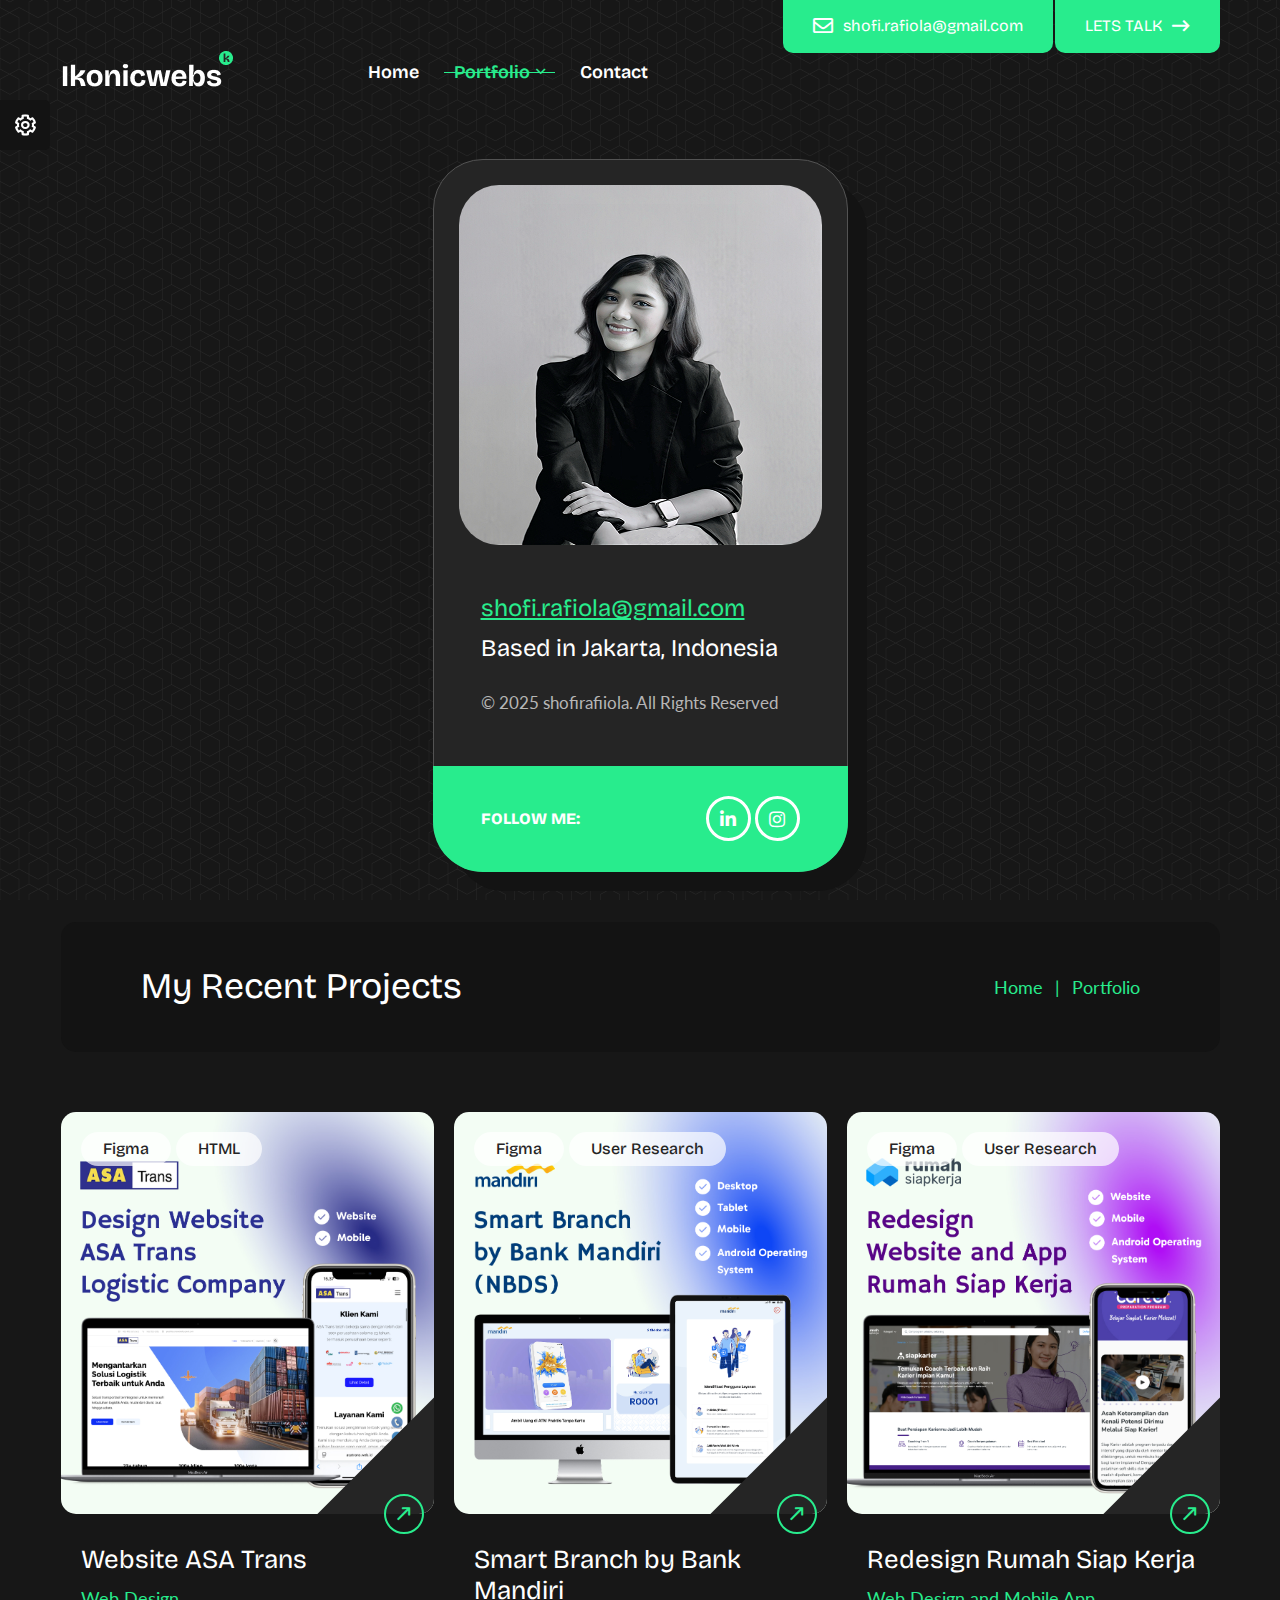
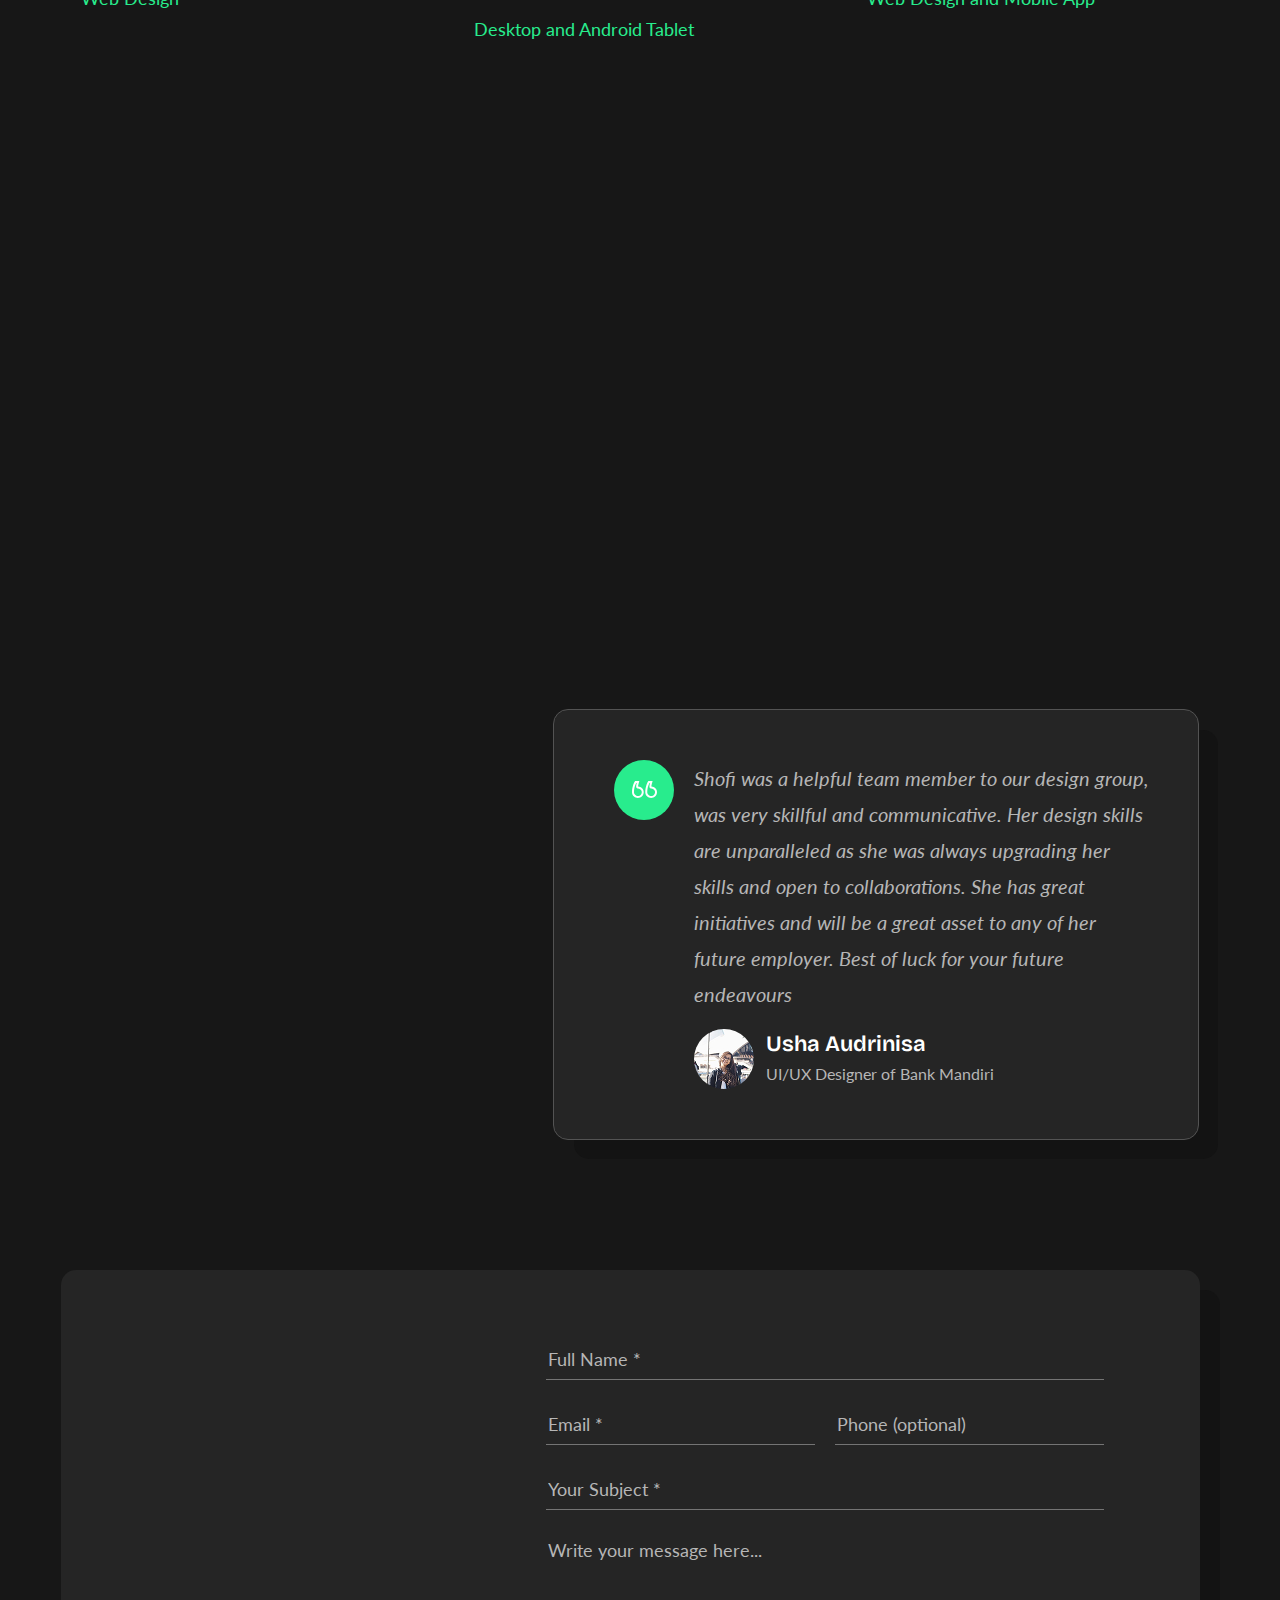
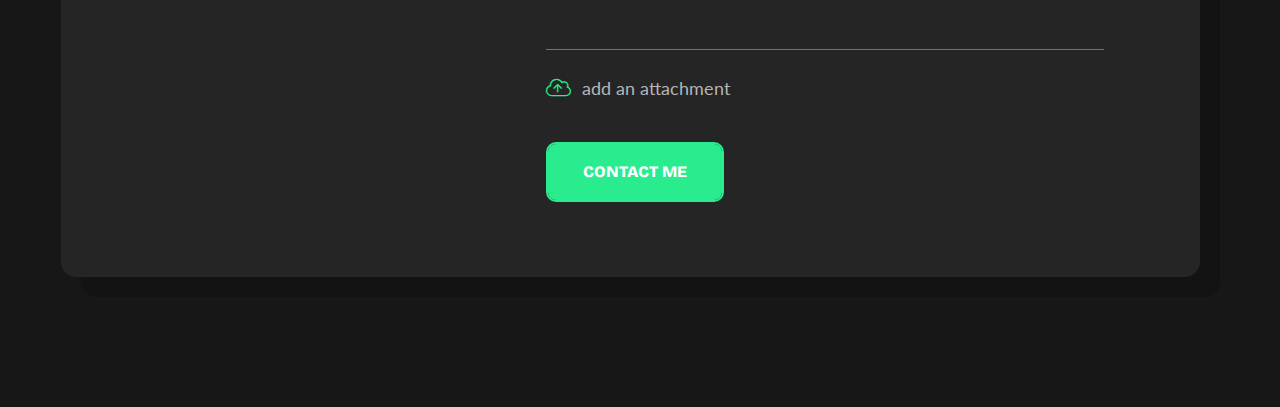
<file: portfolio.html>
<!DOCTYPE html>
<html lang="en">

<head>
    <meta charset="UTF-8">
    <meta name="viewport" content="width=device-width, initial-scale=1, shrink-to-fit=no">
    <meta name="description" content="" />
    <meta name="keywords" content="" />
    <meta name="theme-color" content="#28ec8d">
    <link rel="icon" href="assets/images/favicon.png" sizes="32x32" type="image/png">
    <title>Shofiraf - UI/UX Design Portfolio</title>

    <link rel="stylesheet" href="assets/css/animate.min.css">
    <link rel="stylesheet" href="assets/css/fontawesome.min.css">
    <link rel="stylesheet" href="assets/css/bootstrap.min.css">
    <link rel="stylesheet" href="assets/css/jquery.fancybox.min.css">
    <link rel="stylesheet" href="assets/css/swiper-bundle.min.css">
    <link rel="stylesheet" href="assets/css/style.css">
    <link rel="stylesheet" href="assets/css/responsive.css">
</head>

<body class="bg-color12 bg-blend-luminosity dark-layer2 opc9 bg-att-fixed scheme1 dark"
    style="background-image: url(assets/images/pattern-bg.png);">
    <main>
        <div class="page-loader">
            <div class="loader">
                <div class='loader-style-1 panelLoad'>
                    <div class='cube-face cube-face-front'>I</div>
                    <div class='cube-face cube-face-back'>C</div>
                    <div class='cube-face cube-face-left'>O</div>
                    <div class='cube-face cube-face-right'>N</div>
                    <div class='cube-face cube-face-bottom'>I</div>
                    <div class='cube-face cube-face-top'>C</div>
                </div>
                <span class="cube-face">Iconicwebs</span>
            </div>
        </div><!-- Page Loader -->
        <header class="stick">
            <div class="logo-menu-wrapper position-relative w-100">
                <div class="container">
                    <div
                        class="logo-menu-inner d-flex gap-4 align-items-center justify-content-between position-relative w-100">
                        <div class="logo">
                            <h1><a href="index.html" title="Home"><img class="scheme1-light-logo"
                                        src="assets/images/logo1-light.png" alt="Logo" loading="lazy"><img
                                        class="scheme2-light-logo position-absolute" src="assets/images/logo2-light.png"
                                        alt="Logo" loading="lazy"><img class="scheme3-light-logo position-absolute"
                                        src="assets/images/logo3-light.png" alt="Logo" loading="lazy"><img
                                        class="scheme4-light-logo position-absolute" src="assets/images/logo4-light.png"
                                        alt="Logo" loading="lazy"><img class="scheme5-light-logo position-absolute"
                                        src="assets/images/logo5-light.png" alt="Logo" loading="lazy"><img
                                        class="scheme1-dark-logo position-absolute" src="assets/images/logo1-dark.png"
                                        alt="Logo" loading="lazy"><img class="scheme2-dark-logo position-absolute"
                                        src="assets/images/logo2-dark.png" alt="Logo" loading="lazy"><img
                                        class="scheme3-dark-logo position-absolute" src="assets/images/logo3-dark.png"
                                        alt="Logo" loading="lazy"><img class="scheme4-dark-logo position-absolute"
                                        src="assets/images/logo4-dark.png" alt="Logo" loading="lazy"><img
                                        class="scheme5-dark-logo position-absolute" src="assets/images/logo5-dark.png"
                                        alt="Logo" loading="lazy"></a></h1>
                        </div><!-- Logo -->
                        <nav>
                            <a class="res-menu-close" href="javascript:void(0);" title=""><i
                                    class="fal fa-times"></i></a>
                            <ul>
                                <li><a href="index.html" title="">Home</a></li>
                                <li class="menu-item-has-children"><a href="javascript:void(0);" title="">Portfolio<i
                                            class="far fa-angle-down"></i></a>
                                    <ul>
                                        <li><a href="portfolio.html" title="">Portfolio</a></li>
                                        <li><a href="portfolio-detail.html" title="">ASA Trans Website Project</a></li>
                                        <li><a href="portfolio-detail2.html" title="">Smart Branch Mandiri Project</a></li>
                                        <li><a href="portfolio-detail4.html" title="">BYDER Project</a></li>
                                        <li><a href="portfolio-detail5.html" title="">Tell-a-Tale Game Project</a></li>
                                        <li><a href="portfolio-detail6.html" title="">Traincal Project</a></li>
                                    </ul>
                                </li>
                                <li><a href="#contact" title="">Contact</a></li>
                            </ul>
                            <div class="cont-info d-inline-flex align-items-center gap-2">
                                <span><svg xmlns="http://www.w3.org/2000/svg" viewBox="0 0 100 100">
                                        <g>
                                            <path d="M98.5,53.93c-0.37,3-0.79,5.99-1.64,8.91C93.2,75.48,85.74,85.18,74.43,91.91c-5.85,3.48-12.2,5.63-18.97,6.3
                                        		c-14.05,1.4-26.56-2.41-37.25-11.67C9.19,78.72,3.68,68.81,2.03,56.98c-2.04-14.6,1.77-27.66,11.43-38.84
                                        		c7.82-9.07,17.8-14.4,29.63-16.25c0.93-0.15,1.87-0.25,2.8-0.38c2.78,0,5.55,0,8.33,0c0.15,0.04,0.3,0.1,0.45,0.12
                                        		c7.01,0.65,13.57,2.73,19.63,6.3c11.38,6.72,18.9,16.45,22.57,29.15c0.84,2.91,1.26,5.9,1.63,8.9C98.5,48.64,98.5,51.28,98.5,53.93
                                        		z M6.21,49.96c0.21,24.3,19.48,43.76,43.79,43.79c24.37,0.03,43.84-19.48,43.84-43.79c0-24.29-19.42-43.76-43.75-43.79
                                        		C25.81,6.15,6.43,25.56,6.21,49.96z" />
                                            <path d="M64.78,78.37c-3.59-0.09-6.96-1.06-10.19-2.57c-7.79-3.63-14.25-9.02-20.02-15.29c-4.66-5.06-8.67-10.6-11.19-17.07
                                        		c-1.42-3.65-2.31-7.42-1.39-11.37c0.8-3.43,2.61-6.09,5.95-7.58c1.99-0.89,3.98-1.76,6.01-2.52c2.83-1.07,5.72-0.1,7.3,2.52
                                        		c1.79,2.97,3.53,5.97,5.2,9.01c1.62,2.93,0.76,6.16-2.02,8.05c-0.21,0.14-0.42,0.27-0.63,0.42c-1.87,1.38-2.17,3.35-0.74,5.18
                                        		c2.86,3.68,6.14,6.94,9.81,9.8c1.01,0.78,2.13,1.07,3.37,0.65c0.85-0.29,1.42-0.92,1.91-1.63c2.44-3.51,5.44-4.17,9.13-2.01
                                        		c2.58,1.51,5.18,3,7.78,4.49c3.07,1.76,4.11,4.7,2.8,7.98c-0.79,1.99-1.6,3.97-2.53,5.91c-1.7,3.56-4.72,5.18-8.41,5.84
                                        		c-0.46,0.08-0.94,0.12-1.41,0.16C65.29,78.39,65.04,78.37,64.78,78.37z M64.68,73.56c0.35,0,0.7,0.03,1.04-0.01
                                        		c2.49-0.29,4.57-1.18,5.59-3.7c0.7-1.72,1.45-3.42,2.15-5.15c0.43-1.06,0.25-1.54-0.74-2.12c-2.67-1.55-5.35-3.09-8.03-4.63
                                        		c-1.22-0.7-1.72-0.57-2.52,0.6c-3.11,4.55-8.21,5.32-12.54,1.89c-3.72-2.95-6.99-6.34-10.03-9.99c-3.31-3.96-2.79-9.73,1.95-12.68
                                        		c1.04-0.64,1.18-1.26,0.59-2.3c-1.56-2.74-3.14-5.47-4.73-8.19c-0.56-0.96-1.04-1.14-2.04-0.75c-1.7,0.67-3.37,1.42-5.07,2.1
                                        		c-2.71,1.08-3.7,3.27-3.85,5.97c-0.2,3.58,0.97,6.87,2.61,9.95c6,11.26,14.68,19.94,25.83,26.12
                                        		C57.91,72.34,61.15,73.51,64.68,73.56z" />
                                        </g>
                                    </svg></span>
                                <div class="cont-info-inner d-flex align-items-start flex-column">
                                    <span>Contact Me At:</span>
                                    <a href="tel:(62) 87-882-476-245" title="Call Us">(62) 87-882-476-245</a>
                                </div><!-- Contact Info Inner -->
                            </div><!-- Contact Info -->
                        </nav><!-- Navigation -->
                        <a class="res-menu-btn" href="javascript:void(0);" title=""><i
                                class="fal fa-align-center"></i></a>
                        <div class="cont-links d-flex position-relative">
                            <a href="shofi.rafiola@gmail.com" title=""><i
                                    class="far fa-envelope"></i>shofi.rafiola@gmail.com</a>
                            <a href="javascript:void(0);" title="">LETS TALK<i class="far fa-long-arrow-right"></i></a>
                        </div><!-- Contact Links -->
                    </div><!-- Logo Menu Inner -->
                </div>
            </div><!-- Logo Menu Wrapper -->
        </header><!-- Header -->
        <div class="sidepanel bg-color5 d-flex flex-column gap-5">
            <span class="d-flex align-items-center justify-content-center bg-color5"><i
                    class="far fa-cog fa-spin"></i></span>
            <div class="sidepanel-box d-flex flex-column align-items-start gap-4">
                <h6 class="mb-0 fw-normal">Choose Your Color</h6>
                <div class="color-picker d-flex flex-wrap align-items-start w-100 gap-2">
                    <a class="scheme1-color applied" href="javascript:void(0);" title=""></a>
                    <a class="scheme2-color" href="javascript:void(0);" title=""></a>
                    <a class="scheme3-color" href="javascript:void(0);" title=""></a>
                    <a class="scheme4-color" href="javascript:void(0);" title=""></a>
                    <a class="scheme5-color" href="javascript:void(0);" title=""></a>
                </div><!-- Color Picker -->
            </div><!-- Side Panel Box -->
        </div><!-- Side Panel -->
        <section>
            <div class="w-100 pt-60 pb-130 position-relative">
                <div class="container">
                    <div class="resume-wrapper d-flex justify-content-between position-relative w-100">
                        <div class="resume-sidebar d-flex flex-column position-sticky">
                            <div class="theiaStickySidebar">
                                <div class="resume-info round50 d-flex flex-column position-relative w-100">
                                    <div class="user-img round40 overflow-hidden position-relative w-100"><img
                                            class="img-fluid w-100" src="assets/images/resources/user-img.png"
                                            alt="User Image" loading="lazy"></div>
                                    <!-- User Image -->
                                    <div class="user-info d-flex flex-column align-items-start w-100">
                                        <a href="mailto:shofi.rafiola@gmail.com" title="">shofi.rafiola@gmail.com</a>
                                        <span>Based in Jakarta, Indonesia</span>
                                        <p class="mb-0">&copy; 2025 <a href="index.html" title="">shofirafiiola</a>. All
                                            Rights
                                            Reserved</p>
                                    </div><!-- User Info -->
                                    <div
                                        class="user-social-wrap d-flex align-items-center justify-content-between position-relative w-100">
                                        <span>Follow Me:</span>
                                        <div class="social-links d-flex align-items-center gap-1">
                                            <a href="https://www.linkedin.com/in/shofirafiiola" title="Linkedin" target="_blank"><i
                                                    class="fab fa-linkedin-in"></i></a>
                                            <a href="https://www.instagram.com/shofraf" title="Instagram" target="_blank"><i
                                                    class="fab fa-instagram"></i></a>
                                        </div><!-- Social Links -->
                                    </div><!-- User Social Wrap -->
                                </div><!-- Resume Info -->
                            </div>
                        </div><!-- Resume Sidebar -->
                        <div class="resume-content d-flex flex-column">
                            <div class="theiaStickySidebar">
                                <section>
                                    <div class="position-relative w-100">
                                        <div
                                            class="page-title gap-3 d-flex align-items-center justify-content-between round15 w-100">
                                            <h3 class="mb-0 fw-normal sz-36">My Recent Projects</h3>
                                            <ol class="breadcrumb mb-0">
                                                <li class="breadcrumb-item"><a href="index.html" title="">Home</a></li>
                                                <li class="breadcrumb-item active">Portfolio</li>
                                            </ol>
                                        </div><!-- Page Title -->
                                    </div>
                                </section>
                                <section>
                                    <div class="position-relative pt-60 w-100">
                                        <div class="port-boxes position-relative w-100">
                                            <div class="row mrg20">
                                                <div class="col-md-6 col-sm-6 col-lg-4 wow fadeIn"
                                                    data-wow-duration=".8s" data-wow-delay=".2s">
                                                    <div class="port-box d-flex flex-column align-items-start w-100">
                                                        <div
                                                            class="port-img round15 overflow-hidden position-relative w-100">
                                                            <a href="portfolio-detail.html" title=""><img
                                                                    class="img-fluid w-100"
                                                                    src="assets/images/resources/port-img1.jpg"
                                                                    alt="Portfolio Image" loading="lazy"></a>
                                                            <div
                                                                class="port-cat d-flex align-items-center position-absolute">
                                                                <a href="javascript:void(0);" title="">Figma</a><a
                                                                    href="javascript:void(0);" title="">HTML</a>
                                                            </div><!-- Portfolio Categories -->
                                                        </div><!-- Portfolio Image -->
                                                        <div
                                                            class="port-info d-flex flex-column align-items-start w-100">
                                                            <a class="port-read rounded-circle"
                                                                href="portfolio-detail.html" title=""><i
                                                                    class="far fa-long-arrow-right"></i></a>
                                                            <h4 class="mb-0 fw-normal sz-26"><a
                                                                    href="portfolio-detail.html" title="">Website ASA Trans</a></h4>
                                                            <span>Web Design</span>
                                                        </div><!-- Portfolio Info -->
                                                    </div><!-- Portfolio Box -->
                                                </div>
                                                <div class="col-md-6 col-sm-6 col-lg-4 wow fadeIn"
                                                    data-wow-duration=".8s" data-wow-delay=".3s">
                                                    <div class="port-box d-flex flex-column align-items-start w-100">
                                                        <div
                                                            class="port-img round15 overflow-hidden position-relative w-100">
                                                            <a href="portfolio-detail2.html" title=""><img
                                                                    class="img-fluid w-100"
                                                                    src="assets/images/resources/port-img2.jpg"
                                                                    alt="Portfolio Image" loading="lazy"></a>
                                                            <div
                                                                class="port-cat d-flex align-items-center position-absolute">
                                                                <a href="javascript:void(0);" title="">Figma</a><a href="javascript:void(0);" title="">User Research</a>
                                                            </div><!-- Portfolio Categories -->
                                                        </div><!-- Portfolio Image -->
                                                        <div
                                                            class="port-info d-flex flex-column align-items-start w-100">
                                                            <a class="port-read rounded-circle"
                                                                href="portfolio-detail2.html" title=""><i
                                                                    class="far fa-long-arrow-right"></i></a>
                                                            <h4 class="mb-0 fw-normal sz-26"><a
                                                                    href="portfolio-detail2.html" title="">Smart Branch by Bank Mandiri</a></h4>
                                                            <span>Desktop and Android Tablet</span>
                                                        </div><!-- Portfolio Info -->
                                                    </div><!-- Portfolio Box -->
                                                </div>
                                                <div class="col-md-6 col-sm-6 col-lg-4 wow fadeIn"
                                                    data-wow-duration=".8s" data-wow-delay=".4s">
                                                    <div class="port-box d-flex flex-column align-items-start w-100">
                                                        <div
                                                            class="port-img round15 overflow-hidden position-relative w-100">
                                                            <a href="portfolio-detail3.html" title=""><img
                                                                    class="img-fluid w-100"
                                                                    src="assets/images/resources/port-img3.jpg"
                                                                    alt="Portfolio Image" loading="lazy"></a>
                                                            <div
                                                                class="port-cat d-flex align-items-center position-absolute">
                                                                <a href="javascript:void(0);" title="">Figma</a><a
                                                                    href="javascript:void(0);" title="">User Research</a>
                                                            </div><!-- Portfolio Categories -->
                                                        </div><!-- Portfolio Image -->
                                                        <div
                                                            class="port-info d-flex flex-column align-items-start w-100">
                                                            <a class="port-read rounded-circle"
                                                                href="portfolio-detail3.html" title=""><i
                                                                    class="far fa-long-arrow-right"></i></a>
                                                            <h4 class="mb-0 fw-normal sz-26"><a
                                                                    href="portfolio-detail3.html" title="">Redesign Rumah Siap Kerja</a></h4>
                                                            <span>Web Design and Mobile App</span>
                                                        </div><!-- Portfolio Info -->
                                                    </div><!-- Portfolio Box -->
                                                </div>
                                                <div class="col-md-6 col-sm-6 col-lg-4 wow fadeIn"
                                                    data-wow-duration=".8s" data-wow-delay=".5s">
                                                    <div class="port-box d-flex flex-column align-items-start w-100">
                                                        <div
                                                            class="port-img round15 overflow-hidden position-relative w-100">
                                                            <a href="portfolio-detail4.html" title=""><img
                                                                    class="img-fluid w-100"
                                                                    src="assets/images/resources/port-img4.jpg"
                                                                    alt="Portfolio Image" loading="lazy"></a>
                                                            <div
                                                                class="port-cat d-flex align-items-center position-absolute">
                                                                <a href="javascript:void(0);" title="">Figma</a><a
                                                                    href="javascript:void(0);" title="">iOS Application</a>
                                                            </div><!-- Portfolio Categories -->
                                                        </div><!-- Portfolio Image -->
                                                        <div
                                                            class="port-info d-flex flex-column align-items-start w-100">
                                                            <a class="port-read rounded-circle"
                                                                href="portfolio-detail4.html" title=""><i
                                                                    class="far fa-long-arrow-right"></i></a>
                                                            <h4 class="mb-0 fw-normal sz-26"><a
                                                                    href="portfolio-detail4.html" title="">Byder Fashion App</a></h4>
                                                            <span>Designing</span>
                                                        </div><!-- Portfolio Info -->
                                                    </div><!-- Portfolio Box -->
                                                </div>
                                                <div class="col-md-6 col-sm-6 col-lg-4 wow fadeIn"
                                                    data-wow-duration=".8s" data-wow-delay=".6s">
                                                    <div class="port-box d-flex flex-column align-items-start w-100">
                                                        <div
                                                            class="port-img round15 overflow-hidden position-relative w-100">
                                                            <a href="portfolio-detail5.html" title=""><img
                                                                    class="img-fluid w-100"
                                                                    src="assets/images/resources/port-img5.jpg"
                                                                    alt="Portfolio Image" loading="lazy"></a>
                                                            <div
                                                                class="port-cat d-flex align-items-center position-absolute">
                                                                <a href="javascript:void(0);" title="">Figma</a><a
                                                                    href="javascript:void(0);" title="">User Research</a>
                                                            </div><!-- Portfolio Categories -->
                                                        </div><!-- Portfolio Image -->
                                                        <div
                                                            class="port-info d-flex flex-column align-items-start w-100">
                                                            <a class="port-read rounded-circle"
                                                                href="portfolio-detail5.html" title=""><i
                                                                    class="far fa-long-arrow-right"></i></a>
                                                            <h4 class="mb-0 fw-normal sz-26"><a
                                                                    href="portfolio-detail5.html" title="">Tell-a-Tale Game Application</a></h4>
                                                            <span>iPad OS Design</span>
                                                        </div><!-- Portfolio Info -->
                                                    </div><!-- Portfolio Box -->
                                                </div>
                                                <div class="col-md-6 col-sm-6 col-lg-4 wow fadeIn"
                                                    data-wow-duration=".8s" data-wow-delay=".7s">
                                                    <div class="port-box d-flex flex-column align-items-start w-100">
                                                        <div
                                                            class="port-img round15 overflow-hidden position-relative w-100">
                                                            <a href="portfolio-detail6.html" title=""><img
                                                                    class="img-fluid w-100"
                                                                    src="assets/images/resources/port-img6.jpg"
                                                                    alt="Portfolio Image" loading="lazy"></a>
                                                            <div
                                                                class="port-cat d-flex align-items-center position-absolute">
                                                                <a href="javascript:void(0);" title="">Figma</a><a
                                                                    href="javascript:void(0);" title="">Project Manager</a>
                                                            </div><!-- Portfolio Categories -->
                                                        </div><!-- Portfolio Image -->
                                                        <div
                                                            class="port-info d-flex flex-column align-items-start w-100">
                                                            <a class="port-read rounded-circle"
                                                                href="portfolio-detail6.html" title=""><i
                                                                    class="far fa-long-arrow-right"></i></a>
                                                            <h4 class="mb-0 fw-normal sz-26"><a
                                                                    href="portfolio-detail6.html" title="">Traincal Fitness App</a></h4>
                                                            <span>iOS Design</span>
                                                        </div><!-- Portfolio Info -->
                                                    </div><!-- Portfolio Box -->
                                                </div>
                                                
                                            </div>
                                        </div><!-- Portfolio Boxes -->
                                        
                                    </div>
                                </section>
                                <section>
                                    <div class="position-relative pt-110 w-100">
                                        <div class="row">
                                            <div class="col-md-12 col-sm-12 col-lg-5">
                                                <div
                                                    class="sec-title-wrap mb-20 d-flex flex-column align-items-start position-relative w-100">
                                                    <div class="sec-title d-flex flex-column align-items-start w-100 wow fadeInUp"
                                                        data-wow-duration=".5s" data-wow-delay=".2s">
                                                        <span
                                                            class="sec-sub rounded-pill text-center">Testimonial</span>
                                                        <h2 class="mb-0 sz-40">Trusted By <br> Clients and Colleagues</h2>
                                                    </div><!-- Sec Title -->
                                                </div><!-- Sec Title Wrap -->
                                                
                                            </div>
                                            <div class="col-md-12 col-sm-12 col-lg-7">
                                                <div class="testi-wrap position-relative w-100">
                                                    <div class="testi-caro swiper w-100">
                                                        <div class="swiper-wrapper">
                                                            <div
                                                                class="testi-item swiper-slide d-block position-relative w-100">
                                                                <div
                                                                    class="testi-box round15 d-flex position-relative w-100">
                                                                    <span class="rounded-circle"><svg
                                                                            xmlns="http://www.w3.org/2000/svg"
                                                                            viewBox="0 0 26 18">
                                                                            <path
                                                                                d="M13.8128 11.726C13.8128 5.06783 16.5892 0.650844 16.7078 0.465795L17.0052 0H21.4531L21.0866 1.25565C20.7282 2.48134 20.1602 4.69584 20.1602 5.42079C20.1602 5.59807 20.1658 5.72733 20.1729 5.8209C21.7446 5.89097 23.2278 6.54402 24.3133 7.64408C25.3988 8.74415 26.003 10.2064 26 11.726C26 13.2869 25.358 14.7838 24.2152 15.8875C23.0725 16.9913 21.5225 17.6114 19.9064 17.6114C18.2903 17.6114 16.7404 16.9913 15.5976 15.8875C14.4548 14.7838 13.8128 13.2869 13.8128 11.726ZM15.8439 11.726C15.8474 12.498 16.0866 13.2518 16.5316 13.8931C16.9766 14.5344 17.6075 15.0346 18.3455 15.3312C19.0834 15.6278 19.8956 15.7077 20.6802 15.5607C21.4649 15.4136 22.1872 15.0462 22.7567 14.5046C23.3263 13.9629 23.7177 13.2711 23.882 12.5156C24.0464 11.7601 23.9763 10.9745 23.6807 10.2573C23.385 9.54003 22.8768 8.92303 22.2198 8.48342C21.5627 8.0438 20.786 7.80112 19.9869 7.78582H19.9423C19.6323 7.80458 19.3231 7.73712 19.0515 7.59153C18.7799 7.44595 18.5571 7.22832 18.4095 6.96429C18.1854 6.47998 18.089 5.94959 18.1288 5.4205C18.1288 4.63456 18.494 3.08491 18.7859 1.97222H18.169C16.6275 5.00747 15.8318 8.34529 15.8439 11.726ZM0 11.726C0 5.06783 2.77675 0.650844 2.89498 0.465795L3.19304 0H7.64089L7.27443 1.25565C6.916 2.48134 6.34801 4.69584 6.34801 5.42079C6.34801 5.59807 6.35328 5.72733 6.36071 5.8209C7.93261 5.89112 9.41585 6.54438 10.5014 7.64467C11.5869 8.74496 12.191 10.2074 12.1878 11.7272C12.1878 13.2882 11.5458 14.7852 10.4029 15.889C9.26011 16.9928 7.7101 17.6129 6.0939 17.6129C4.47769 17.6129 2.92769 16.9928 1.78486 15.889C0.642034 14.7852 0 13.2882 0 11.7272V11.726ZM2.0311 11.726C2.03454 12.4981 2.27372 13.252 2.7187 13.8934C3.16368 14.5348 3.79468 15.0351 4.5327 15.3318C5.27071 15.6285 6.08295 15.7083 6.86771 15.5613C7.65246 15.4142 8.37485 15.0467 8.94445 14.505C9.51405 13.9633 9.90552 13.2715 10.0699 12.5159C10.2342 11.7603 10.1642 10.9746 9.86841 10.2573C9.57267 9.53997 9.0644 8.9229 8.40726 8.48327C7.75012 8.04365 6.97331 7.80106 6.17408 7.78582H6.12981C5.81976 7.80466 5.51059 7.73727 5.23895 7.59168C4.9673 7.44608 4.74455 7.22837 4.59704 6.96429C4.37272 6.48004 4.27626 5.9496 4.31631 5.4205C4.31631 4.63456 4.68155 3.08491 4.97312 1.97222H4.35748C2.81551 5.00737 2.0194 8.3452 2.0311 11.726Z" />
                                                                        </svg></span>
                                                                    <div
                                                                        class="testi-cap d-flex flex-column align-items-start">
                                                                        <p class="mb-0">Shofi was a helpful team member to our design group, was very skillful and communicative. 
                                                                            Her design skills are unparalleled as she was always upgrading her skills and open to collaborations. 
                                                                            She has great initiatives and will be a great asset to any of her future employer. Best of luck for your future endeavours</p>
                                                                        <div
                                                                            class="testi-info d-flex align-items-center">
                                                                            <img class="img-fluid rounded-circle"
                                                                                src="assets/images/resources/testi-img1.jpg"
                                                                                alt="Testimonial Image" loading="lazy">
                                                                            <div
                                                                                class="testi-info-inner d-flex flex-column align-items-start">
                                                                                <h4 class="mb-0 fw-semibold sz-22">Usha Audrinisa
                                                                                </h4>
                                                                                <span>UI/UX Designer of Bank Mandiri</span>
                                                                            </div><!-- Testimonial Info Inner -->
                                                                        </div><!-- Testimonial Info -->
                                                                    </div><!-- Testimonial Cap -->
                                                                </div><!-- Testimonial Box -->
                                                            </div><!-- Testimonial Item -->
                                                        </div>
                                                    </div><!-- Testimonials Carousel -->
                                                </div><!-- Testimonials Wrap -->
                                            </div>
                                        </div>
                                    </div>
                                </section>
                                <section>
                                    <div class="position-relative pt-110 w-100">
                                        <div class="contact-wrap round15 position-relative w-100" id="contact">
                                            <div class="row">
                                                <div class="col-md-12 col-sm-12 col-lg-5">
                                                    <div
                                                        class="sec-title-wrap mb-40 d-flex flex-column align-items-start position-relative w-100">
                                                        <div class="sec-title d-flex flex-column align-items-start w-100 wow fadeInUp"
                                                            data-wow-duration=".5s" data-wow-delay=".2s">
                                                            <span class="sec-sub rounded-pill text-center">Want to Hire
                                                                Me?</span>
                                                            <h2 class="mb-0 sz-40">Let's Work Togather On Project</h2>
                                                        </div><!-- Sec Title -->
                                                    </div><!-- Sec Title Wrap -->
                                                    <div class="cont-info mb-40 d-inline-flex align-items-center gap-2 wow fadeInUp"
                                                        data-wow-duration=".5s" data-wow-delay=".4s">
                                                        <span><svg xmlns="http://www.w3.org/2000/svg"
                                                                viewBox="0 0 100 100">
                                                                <g>
                                                                    <path
                                                                        d="M98.5,53.93c-0.37,3-0.79,5.99-1.64,8.91C93.2,75.48,85.74,85.18,74.43,91.91c-5.85,3.48-12.2,5.63-18.97,6.3
                                                                                                                                                                                        		c-14.05,1.4-26.56-2.41-37.25-11.67C9.19,78.72,3.68,68.81,2.03,56.98c-2.04-14.6,1.77-27.66,11.43-38.84
                                                                                                                                                                                        		c7.82-9.07,17.8-14.4,29.63-16.25c0.93-0.15,1.87-0.25,2.8-0.38c2.78,0,5.55,0,8.33,0c0.15,0.04,0.3,0.1,0.45,0.12
                                                                                                                                                                                        		c7.01,0.65,13.57,2.73,19.63,6.3c11.38,6.72,18.9,16.45,22.57,29.15c0.84,2.91,1.26,5.9,1.63,8.9C98.5,48.64,98.5,51.28,98.5,53.93
                                                                                                                                                                                        		z M6.21,49.96c0.21,24.3,19.48,43.76,43.79,43.79c24.37,0.03,43.84-19.48,43.84-43.79c0-24.29-19.42-43.76-43.75-43.79
                                                                                                                                                                                        		C25.81,6.15,6.43,25.56,6.21,49.96z" />
                                                                    <path
                                                                        d="M64.78,78.37c-3.59-0.09-6.96-1.06-10.19-2.57c-7.79-3.63-14.25-9.02-20.02-15.29c-4.66-5.06-8.67-10.6-11.19-17.07
                                                                                                                                                                                        		c-1.42-3.65-2.31-7.42-1.39-11.37c0.8-3.43,2.61-6.09,5.95-7.58c1.99-0.89,3.98-1.76,6.01-2.52c2.83-1.07,5.72-0.1,7.3,2.52
                                                                                                                                                                                        		c1.79,2.97,3.53,5.97,5.2,9.01c1.62,2.93,0.76,6.16-2.02,8.05c-0.21,0.14-0.42,0.27-0.63,0.42c-1.87,1.38-2.17,3.35-0.74,5.18
                                                                                                                                                                                        		c2.86,3.68,6.14,6.94,9.81,9.8c1.01,0.78,2.13,1.07,3.37,0.65c0.85-0.29,1.42-0.92,1.91-1.63c2.44-3.51,5.44-4.17,9.13-2.01
                                                                                                                                                                                        		c2.58,1.51,5.18,3,7.78,4.49c3.07,1.76,4.11,4.7,2.8,7.98c-0.79,1.99-1.6,3.97-2.53,5.91c-1.7,3.56-4.72,5.18-8.41,5.84
                                                                                                                                                                                        		c-0.46,0.08-0.94,0.12-1.41,0.16C65.29,78.39,65.04,78.37,64.78,78.37z M64.68,73.56c0.35,0,0.7,0.03,1.04-0.01
                                                                                                                                                                                        		c2.49-0.29,4.57-1.18,5.59-3.7c0.7-1.72,1.45-3.42,2.15-5.15c0.43-1.06,0.25-1.54-0.74-2.12c-2.67-1.55-5.35-3.09-8.03-4.63
                                                                                                                                                                                        		c-1.22-0.7-1.72-0.57-2.52,0.6c-3.11,4.55-8.21,5.32-12.54,1.89c-3.72-2.95-6.99-6.34-10.03-9.99c-3.31-3.96-2.79-9.73,1.95-12.68
                                                                                                                                                                                        		c1.04-0.64,1.18-1.26,0.59-2.3c-1.56-2.74-3.14-5.47-4.73-8.19c-0.56-0.96-1.04-1.14-2.04-0.75c-1.7,0.67-3.37,1.42-5.07,2.1
                                                                                                                                                                                        		c-2.71,1.08-3.7,3.27-3.85,5.97c-0.2,3.58,0.97,6.87,2.61,9.95c6,11.26,14.68,19.94,25.83,26.12
                                                                                                                                                                                        		C57.91,72.34,61.15,73.51,64.68,73.56z" />
                                                                </g>
                                                            </svg></span>
                                                        <div
                                                            class="cont-info-inner d-flex align-items-start flex-column">
                                                            <span>Contact Me At:</span>
                                                            <a href="mailto:shofi.rafiola@gmail.com" title="Contact Me">shofi.rafiola@gmail.com</a>
                                                        </div><!-- Contact Info Inner -->
                                                    </div><!-- Contact Info -->
                                                </div>
                                                <div class="col-md-12 col-sm-12 col-lg-7">
                                                    <div class="contact-form position-relative w-100">
                                                        <div class="row mrg20">
                                                            <div class="col-md-12 col-sm-12 col-lg-12">
                                                                <div class="field-box position-relative w-100">
                                                                    <input type="text" placeholder="Full Name *"
                                                                        required>
                                                                </div><!-- Field Box -->
                                                            </div>
                                                            <div class="col-md-6 col-sm-12 col-lg-6">
                                                                <div class="field-box position-relative w-100">
                                                                    <input type="email" placeholder="Email *" required>
                                                                </div><!-- Field Box -->
                                                            </div>
                                                            <div class="col-md-6 col-sm-12 col-lg-6">
                                                                <div class="field-box position-relative w-100">
                                                                    <input type="tel" placeholder="Phone (optional)">
                                                                </div><!-- Field Box -->
                                                            </div>
                                                            <div class="col-md-12 col-sm-12 col-lg-12">
                                                                <div class="field-box position-relative w-100">
                                                                    <input type="text" placeholder="Your Subject *"
                                                                        required>
                                                                </div><!-- Field Box -->
                                                            </div>
                                                            <div class="col-md-12 col-sm-12 col-lg-12">
                                                                <div class="field-box position-relative w-100">
                                                                    <textarea
                                                                        placeholder="Write your message here..."></textarea>
                                                                </div><!-- Field Box -->
                                                            </div>
                                                            <div class="col-md-12 col-sm-12 col-lg-12">
                                                                <div
                                                                    class="field-box attachment-field position-relative w-100">
                                                                    <input type="file">
                                                                    <span><i class="fal fa-cloud-upload"></i>add an
                                                                        attachment</span>
                                                                </div><!-- Field Box -->
                                                                <div class="field-btn position-relative w-100">
                                                                    <button
                                                                        class="theme-btn2 round10 d-flex align-items-center justify-content-center position-relative overflow-hidden"
                                                                        type="submit">Contact Me</button>
                                                                </div><!-- Field Btn -->
                                                            </div>
                                                        </div>
                                                    </div><!-- Contact Form -->
                                                </div>
                                            </div>
                                        </div><!-- Contact Wrap -->
                                    </div>
                                </section>
                            </div>
                        </div><!-- Resume Content -->
                    </div><!-- Resume Wrapper -->
                </div>
            </div>
        </section>
    </main><!-- Main Wrapper -->

    <script src="assets/js/jquery.min.js"></script>
    <script src="assets/js/bootstrap.min.js"></script>
    <script src="assets/js/jquery.fancybox.min.js"></script>
    <script src="assets/js/swiper-bundle.min.js"></script>
    <script src="assets/js/wow.min.js"></script>
    <script src="assets/js/ResizeSensor.min.js"></script>
    <script src="assets/js/theia-sticky-sidebar.min.js"></script>
    <script src="assets/js/scripts.js"></script>
</body>

</html>
</file>
<file: assets/css/style.css>
/*** ======= // TABLE OF CONTENT // ============================
01- Google Fonts
02- General Variables
03- General Styling
    03.1- Paddings
    03.2- Margins
    03.3- Container
    03.4- Column Gap
    03.5- Fonts Typography
    03.6- Font Sizes
    03.7- Parallax Background
    03.8- Mix Blend
    03.9- Background Layer
    03.10- Opacity
    03.11- Iframe
    03.12- Image
    03.13- Cross Browser Compatibility
    03.14- Animation Style
    03.15- Page Loader
    03.16- Border Radius
04- General Image Hover Style
05- General Color Schemes
    05.1- Color Scheme 1
    05.2- Color Scheme 2
    05.3- Color Scheme 3
    05.4- Color Scheme 4
    05.5- Color Scheme 5
    05.6- Dark Mode Style
    05.7- Light Mode Style
06- Header Style
07- Sidepanel
08- Resume Style
09- Intro Box Style
10- Theme Btns Style
11- Fun Facts Style
12- Sec Title Style
13- About Style
14- Services Style
15- Companies Style
16- Skills Style
17- Education & Experience Style
18- Portfolio Style
19- Testimonials Style
20- Plans Style
21- Call To Action Style
22- Posts Style
23- Contact Style
24- Page Title Style
25- Load More Btn
26- Map Style
27- Portfolio Detail Style
28- Service Detail Style
29- Blog Detail Style

===================================================== ***/

/*===== Google Fonts =====*/
@import url(https://fonts.googleapis.com/css2?family=Bricolage+Grotesque:wght@200;300;400;500;600;700;800&display=swap);
@import url(https://fonts.googleapis.com/css2?family=Lato:ital,wght@0,100;0,300;0,400;0,700;0,900;1,100;1,300;1,400;1,700;1,900&display=swap);

/*===== General Variables =====*/
:root {
  --scheme1: #28ec8d;
  --scheme2: #6344c6;
  --scheme3: #ff7300;
  --scheme4: #a0ce4e;
  --scheme5: #f64243;
  --color1: #252525;
  --color2: #444848;
  --color3: #b6b6b6;
  --color4: #d9d9d9;
  --color5: #131313;
  --color6: #535353;
  --color7: #222222;
  --color8: #555555;
  --color9: #d0cfcf;
  --color10: #adadad;
  --color11: #fff6f6;
  --color12: #171717;
  --black: #000000;
  --white: #ffffff;
  --behance: #131418;
  --facebook: #3b5999;
  --twitter: #55acee;
  --linkedin: #0077b5;
  --skype: #00aff0;
  --vimeo: #1ab7ea;
  --yahoo: #410093;
  --instagram: #e4405f;
  --dribbble: #ea4c89;
  --flickr: #ff0084;
  --pinterest: #bd081c;
  --youtube: #cd201f;
  --reddit: #ff5700;
  --rss: #f26522;
  --whatsapp: #25d366;
  --medium: #02b875;
  --transition: all 0.2s cubic-bezier(0.19, 0.68, 0.49, 1.21);
  --transition2: all 0.3s linear;
  --Lato: "Lato", sans-serif;
  --Bricolage-Grotesque: "Bricolage Grotesque", sans-serif;
  --round3: 3px;
  --round5: 5px;
  --round10: 10px;
  --round15: 0.9375rem;
  --round20: 1.25rem;
  --round30: 1.875rem;
  --round40: 2.5rem;
  --round50: 3.125rem;
  --round60: 3.75rem;
}
.bg-scheme1 {
  background-color: var(--scheme1);
}
.bg-scheme2 {
  background-color: var(--scheme2);
}
.bg-scheme3 {
  background-color: var(--scheme3);
}
.bg-scheme4 {
  background-color: var(--scheme4);
}
.bg-scheme5 {
  background-color: var(--scheme5);
}
.bg-color1 {
  background-color: var(--color1);
}
.bg-color2 {
  background-color: var(--color2);
}
.bg-color3 {
  background-color: var(--color3);
}
.bg-color4 {
  background-color: var(--color4);
}
.bg-color5 {
  background-color: var(--color5);
}
.bg-color6 {
  background-color: var(--color6);
}
.bg-color7 {
  background-color: var(--color7);
}
.bg-color8 {
  background-color: var(--color8);
}
.bg-color9 {
  background-color: var(--color9);
}
.bg-color10 {
  background-color: var(--color10);
}
.bg-color11 {
  background-color: var(--color11);
}
.bg-color12 {
  background-color: var(--color12);
}

/*== Text Color ==*/
.text-scheme1 {
  color: var(--scheme1);
}
.text-scheme2 {
  color: var(--scheme2);
}
.text-scheme3 {
  color: var(--scheme3);
}
.text-scheme4 {
  color: var(--scheme4);
}
.text-scheme5 {
  color: var(--scheme5);
}
.text-color1 {
  color: var(--color1);
}
.text-color2 {
  color: var(--color2);
}
.text-color3 {
  color: var(--color3);
}
.text-color4 {
  color: var(--color4);
}
.text-color5 {
  color: var(--color5);
}
.text-color6 {
  color: var(--color6);
}
.text-color7 {
  color: var(--color7);
}
.text-color8 {
  color: var(--color8);
}
.text-color9 {
  color: var(--color9);
}
.text-color10 {
  color: var(--color10);
}
.text-color11 {
  color: var(--color11);
}
.text-color12 {
  color: var(--color12);
}

/*== Fill Color ==*/
.fill-scheme1 {
  fill: var(--scheme1);
}
.fill-scheme2 {
  fill: var(--scheme2);
}
.fill-scheme3 {
  fill: var(--scheme3);
}
.fill-scheme4 {
  fill: var(--scheme4);
}
.fill-scheme5 {
  fill: var(--scheme5);
}
.fill-color1 {
  fill: var(--color1);
}
.fill-color2 {
  fill: var(--color2);
}
.fill-color3 {
  fill: var(--color3);
}
.fill-color4 {
  fill: var(--color4);
}
.fill-color5 {
  fill: var(--color5);
}
.fill-color6 {
  fill: var(--color6);
}
.fill-color7 {
  fill: var(--color7);
}
.fill-color8 {
  fill: var(--color8);
}
.fill-color9 {
  fill: var(--color9);
}
.fill-color10 {
  fill: var(--color10);
}
.fill-color11 {
  fill: var(--color11);
}
.fill-color12 {
  fill: var(--color12);
}
.fill-white {
  fill: var(--white);
}
.fill-black {
  fill: var(--black);
}

/*===== General Styling =====*/
body,
html {
  overflow-x: hidden;
}
body {
  margin: 0;
  font-family: var(--Lato);
  position: relative;
  width: 100%;
  color: var(--color3);
  max-width: 100%;
}
h1,
h2,
h3,
h4,
h5,
h6 {
  font-family: var(--Bricolage-Grotesque);
  font-weight: 700;
}
p,
ul li,
ol li {
  font-size: 1.25rem;
  line-height: 2.25rem;
}
a {
  color: inherit;
}
a,
a:hover,
a:focus,
ins {
  text-decoration: none;
  outline: none;
}
input,
textarea,
select,
button {
  border: 0;
}
button,
input[type="submit"],
.fileContainer,
input[type="file"] {
  cursor: pointer;
}
input:focus,
textarea:focus,
select:focus,
button:focus,
.form-wrp fieldset p a:focus,
.page-link:focus,
.btn.focus,
.btn:focus,
.bootstrap-select .dropdown-toggle:focus {
  border-color: transparent;
  outline: none !important;
  -webkit-box-shadow: none !important;
  box-shadow: none !important;
}
textarea {
  resize: none;
}
main,
section,
footer {
  display: -ms-flexbox;
  display: flex;
  -ms-flex-wrap: wrap;
  flex-wrap: wrap;
  max-width: 100%;
  position: relative;
  width: 100%;
}

/*=== Paddings ===*/
.pt-10 {
  padding-top: 0.625rem;
}
.pb-10 {
  padding-bottom: 0.625rem;
}
.pt-20 {
  padding-top: 1.25rem;
}
.pb-20 {
  padding-bottom: 1.25rem;
}
.pt-30 {
  padding-top: 1.875rem;
}
.pb-30 {
  padding-bottom: 1.875rem;
}
.pt-40 {
  padding-top: 2.5rem;
}
.pb-40 {
  padding-bottom: 2.5rem;
}
.pt-50 {
  padding-top: 3.125rem;
}
.pb-50 {
  padding-bottom: 3.125rem;
}
.pt-60 {
  padding-top: 3.75rem;
}
.pb-60 {
  padding-bottom: 3.75rem;
}
.pt-70 {
  padding-top: 4.375rem;
}
.pb-70 {
  padding-bottom: 4.375rem;
}
.px-70 {
  padding: 0 4.375rem;
}
.pt-80 {
  padding-top: 5rem;
}
.pb-80 {
  padding-bottom: 5rem;
}
.pt-90 {
  padding-top: 5.625rem;
}
.pb-90 {
  padding-bottom: 5.625rem;
}
.pt-100 {
  padding-top: 6.25rem;
}
.pb-100 {
  padding-bottom: 6.25rem;
}
.pt-110 {
  padding-top: 6.875rem;
}
.pb-110 {
  padding-bottom: 6.875rem;
}
.pt-120 {
  padding-top: 7.5rem;
}
.pb-120 {
  padding-bottom: 7.5rem;
}
.pt-130 {
  padding-top: 8.125rem;
}
.pb-130 {
  padding-bottom: 8.125rem;
}
.pt-140 {
  padding-top: 8.75rem;
}
.pb-140 {
  padding-bottom: 8.75rem;
}
.pt-150 {
  padding-top: 9.375rem;
}
.pb-150 {
  padding-bottom: 9.375rem;
}
.pt-160 {
  padding-top: 10rem;
}
.pb-160 {
  padding-bottom: 10rem;
}
.pt-170 {
  padding-top: 10.625rem;
}
.pb-170 {
  padding-bottom: 10.625rem;
}
.pt-180 {
  padding-top: 11.25rem;
}
.pb-180 {
  padding-bottom: 11.25rem;
}
.pt-190 {
  padding-top: 11.875rem;
}
.pb-190 {
  padding-bottom: 11.875rem;
}
.pt-200 {
  padding-top: 12.5rem;
}
.pb-200 {
  padding-bottom: 12.5rem;
}
.pt-210 {
  padding-top: 13.125rem;
}
.pb-210 {
  padding-bottom: 13.125rem;
}
.pt-240 {
  padding-top: 15rem;
}
.pb-240 {
  padding-bottom: 15rem;
}
.pt-250 {
  padding-top: 15.625rem;
}
.pb-250 {
  padding-bottom: 15.625rem;
}
.pt-270 {
  padding-top: 16.875rem;
}
.pb-270 {
  padding-bottom: 16.875rem;
}
.pt-280 {
  padding-top: 17.5rem;
}
.pb-280 {
  padding-bottom: 17.5rem;
}
.pt-340 {
  padding-top: 21.25rem;
}
.pb-340 {
  padding-bottom: 21.25rem;
}
.pt-410 {
  padding-top: 25.625rem;
}
.pb-410 {
  padding-bottom: 25.625rem;
}

/*=== Margins ===*/
.mt-10 {
  margin-top: 0.625rem;
}
.mb-10 {
  margin-bottom: 0.625rem;
}
.mt-15 {
  margin-top: 0.9375rem;
}
.mb-15 {
  margin-bottom: 0.9375rem;
}
.mt-20 {
  margin-top: 1.25rem;
}
.mb-20 {
  margin-bottom: 1.25rem;
}
.mt-25 {
  margin-top: 1.5625rem;
}
.mb-25 {
  margin-bottom: 1.5625rem;
}
.mt-30 {
  margin-top: 1.875rem;
}
.mb-30 {
  margin-bottom: 1.875rem;
}
.mt-35 {
  margin-top: 2.1875rem;
}
.mb-35 {
  margin-bottom: 2.1875rem;
}
.mt-40 {
  margin-top: 2.5rem;
}
.mb-40 {
  margin-bottom: 2.5rem;
}
.mt-45 {
  margin-top: 2.8125rem;
}
.mb-45 {
  margin-bottom: 2.8125rem;
}
.mt-50 {
  margin-top: 3.125rem;
}
.mb-50 {
  margin-bottom: 3.125rem;
}
.mt-55 {
  margin-top: 3.4375rem;
}
.mb-55 {
  margin-bottom: 3.4375rem;
}
.mt-60 {
  margin-top: 3.75rem;
}
.mb-60 {
  margin-bottom: 3.75rem;
}
.mt-65 {
  margin-top: 4.0625rem;
}
.mb-65 {
  margin-bottom: 4.0625rem;
}
.mt-70 {
  margin-top: 4.375rem;
}
.mb-70 {
  margin-bottom: 4.375rem;
}
.mt-80 {
  margin-top: 5rem;
}
.mb-80 {
  margin-bottom: 5rem;
}
.mt-90 {
  margin-top: 5.625rem;
}
.mb-90 {
  margin-bottom: 5.625rem;
}
.mt-100 {
  margin-top: 6.25rem;
}
.mb-100 {
  margin-bottom: 6.25rem;
}
.mt-110 {
  margin-top: 6.875rem;
}
.mb-110 {
  margin-bottom: 6.875rem;
}
.mt-120 {
  margin-top: 7.5rem;
}
.mb-120 {
  margin-bottom: 7.5rem;
}
.mt-130 {
  margin-top: 8.125rem;
}
.mb-130 {
  margin-bottom: 8.125rem;
}
.mt-140 {
  margin-top: 8.75rem;
}
.mb-140 {
  margin-bottom: 8.75rem;
}

/*=== Container ===*/
.container,
.container-fluid {
  padding: 0;
}

/*=== Column Gap ===*/
.mrg {
  margin: 0;
}
.mrg > div[class^="col"],
.mrg.slick-slider div[class^="col"] {
  padding: 0;
}
.mrg2 {
  margin: 0 -1px;
}
.mrg2 > div[class^="col"],
.mrg2.slick-slider div[class^="col"] {
  padding: 0 1px;
}
.mrg5 {
  margin: 0 -0.15625rem;
}
.mrg5 > div[class^="col"],
.mrg5.slick-slider div[class^="col"] {
  padding: 0 0.15625rem;
}
.mrg6 {
  margin: 0 -0.1875rem;
}
.mrg6 > div[class^="col"],
.mrg6.slick-slider div[class^="col"] {
  padding: 0 0.1875rem;
}
.mrg10 {
  margin: 0 -0.3125rem;
}
.mrg10 > div[class^="col"],
.mrg10.slick-slider div[class^="col"] {
  padding: 0 0.3125rem;
}
.mrg15 {
  margin: 0 -0.46875rem;
}
.mrg15 > div[class^="col"],
.mrg15.slick-slider div[class^="col"] {
  padding: 0 0.46875rem;
}
.mrg20 {
  margin: 0 -0.625rem;
}
.mrg20 > div[class^="col"],
.mrg20.slick-slider div[class^="col"] {
  padding: 0 0.625rem;
}
.mrg30 {
  margin: 0 -0.9375rem;
}
.mrg30 > div[class^="col"],
.mrg30.slick-slider div[class^="col"] {
  padding: 0 0.9375rem;
}
.mrg35 {
  margin: 0 -1.09375rem;
}
.mrg35 > div[class^="col"],
.mrg35.slick-slider div[class^="col"] {
  padding: 0 1.09375rem;
}
.mrg40 {
  margin: 0 -1.25rem;
}
.mrg40 > div[class^="col"],
.mrg40.slick-slider div[class^="col"] {
  padding: 0 1.25rem;
}
.mrg45 {
  margin: 0 -1.40625rem;
}
.mrg45 > div[class^="col"],
.mrg45.slick-slider div[class^="col"] {
  padding: 0 1.40625rem;
}
.mrg50 {
  margin: 0 -1.5625rem;
}
.mrg50 > div[class^="col"],
.mrg50.slick-slider div[class^="col"] {
  padding: 0 1.5625rem;
}
.mrg60 {
  margin: 0 -1.875rem;
}
.mrg60 > div[class^="col"],
.mrg60.slick-slider div[class^="col"] {
  padding: 0 1.875rem;
}
.mrg70 {
  margin: 0 -2.1875rem;
}
.mrg70 > div[class^="col"],
.mrg70.slick-slider div[class^="col"] {
  padding: 0 2.1875rem;
}
.mrg80 {
  margin: 0 -2.5rem;
}
.mrg80 > div[class^="col"],
.mrg80.slick-slider div[class^="col"] {
  padding: 0 2.5rem;
}
.mrg90 {
  margin: 0 -2.8125rem;
}
.mrg90 > div[class^="col"],
.mrg90.slick-slider div[class^="col"] {
  padding: 0 2.8125rem;
}
.mrg100 {
  margin: 0 -3.125rem;
}
.mrg100 > div[class^="col"],
.mrg100.slick-slider div[class^="col"] {
  padding: 0 3.125rem;
}
.mrg110 {
  margin: 0 -3.4375rem;
}
.mrg110 > div[class^="col"],
.mrg110.slick-slider div[class^="col"] {
  padding: 0 3.4375rem;
}
.mrg120 {
  margin: 0 -3.75rem;
}
.mrg120 > div[class^="col"],
.mrg120.slick-slider div[class^="col"] {
  padding: 0 3.75rem;
}
.mrg130 {
  margin: 0 -4.0625rem;
}
.mrg130 > div[class^="col"],
.mrg130.slick-slider div[class^="col"] {
  padding: 0 4.0625rem;
}
.row.slick-slider div[class^="col"] {
  flex: 0 0 100%;
  max-width: 100%;
}
.slick-slide {
  border: 0 !important;
}

/*=== Fonts Typography ===*/
.fw-hairline {
  font-weight: 100 !important;
}
.fw-lighter {
  font-weight: 200 !important;
}
.fw-light {
  font-weight: 300 !important;
}
.fw-medium {
  font-weight: 500 !important;
}
.fw-semibold {
  font-weight: 600 !important;
}
.fw-bold {
  font-weight: 700 !important;
}
.fw-bolder {
  font-weight: 800 !important;
}
.fw-black {
  font-weight: 900 !important;
}
.fst-italic {
  font-style: italic !important;
}
.fst-normal {
  font-style: normal !important;
}

/*=== Font Sizes ===*/
.sz-13 {
  font-size: 13px;
}
.sz-14 {
  font-size: 14px;
}
.sz-15 {
  font-size: 0.93755rem;
}
.sz-16 {
  font-size: 1rem;
}
.sz-17 {
  font-size: 1.0625rem;
}
.sz-18 {
  font-size: 1.125rem;
}
.sz-19 {
  font-size: 1.1875rem;
}
.sz-20 {
  font-size: 1.25rem;
}
.sz-21 {
  font-size: 1.3125rem;
}
.sz-22 {
  font-size: 1.375rem;
}
.sz-23 {
  font-size: 1.4375rem;
}
.sz-24 {
  font-size: 1.5rem;
}
.sz-25 {
  font-size: 1.5625rem;
}
.sz-26 {
  font-size: 1.625rem;
}
.sz-27 {
  font-size: 1.6875rem;
}
.sz-28 {
  font-size: 1.75rem;
}
.sz-29 {
  font-size: 1.8125rem;
}
.sz-30 {
  font-size: 1.875rem;
}
.sz-31 {
  font-size: 1.9375rem;
}
.sz-32 {
  font-size: 2rem;
}
.sz-33 {
  font-size: 2.0625rem;
}
.sz-34 {
  font-size: 2.125rem;
}
.sz-35 {
  font-size: 2.1875rem;
}
.sz-36 {
  font-size: 2.25rem;
}
.sz-37 {
  font-size: 2.3125rem;
}
.sz-38 {
  font-size: 2.375rem;
}
.sz-39 {
  font-size: 2.4375rem;
}
.sz-40 {
  font-size: 2.5rem;
}
.sz-41 {
  font-size: 2.5625rem;
}
.sz-42 {
  font-size: 2.625rem;
}
.sz-43 {
  font-size: 2.6875rem;
}
.sz-44 {
  font-size: 2.75rem;
}
.sz-45 {
  font-size: 2.8125rem;
}
.sz-46 {
  font-size: 2.875rem;
}
.sz-47 {
  font-size: 2.9375rem;
}
.sz-48 {
  font-size: 3rem;
}
.sz-49 {
  font-size: 3.0625rem;
}
.sz-50 {
  font-size: 3.125rem;
}
.sz-51 {
  font-size: 3.1875rem;
}
.sz-52 {
  font-size: 3.25rem;
}
.sz-53 {
  font-size: 3.3125rem;
}
.sz-54 {
  font-size: 3.375rem;
}
.sz-55 {
  font-size: 3.4375rem;
}
.sz-56 {
  font-size: 3.5rem;
}
.sz-57 {
  font-size: 3.5625rem;
}
.sz-58 {
  font-size: 3.625rem;
}
.sz-59 {
  font-size: 3.6875rem;
}
.sz-60 {
  font-size: 3.75rem;
}
.sz-61 {
  font-size: 3.8125rem;
}
.sz-62 {
  font-size: 3.875rem;
}
.sz-63 {
  font-size: 3.9375rem;
}
.sz-64 {
  font-size: 4rem;
}
.sz-65 {
  font-size: 4.0625rem;
}
.sz-66 {
  font-size: 4.125rem;
}
.sz-67 {
  font-size: 4.1875rem;
}
.sz-68 {
  font-size: 4.25rem;
}
.sz-69 {
  font-size: 4.3125rem;
}
.sz-70 {
  font-size: 4.375rem;
}
.sz-71 {
  font-size: 4.4375rem;
}
.sz-72 {
  font-size: 4.5rem;
}
.sz-73 {
  font-size: 4.5625rem;
}
.sz-74 {
  font-size: 4.625rem;
}
.sz-75 {
  font-size: 4.6875rem;
}
.sz-76 {
  font-size: 4.75rem;
}
.sz-77 {
  font-size: 4.8125rem;
}
.sz-78 {
  font-size: 4.875rem;
}
.sz-79 {
  font-size: 4.9375rem;
}
.sz-80 {
  font-size: 5rem;
}
.sz-81 {
  font-size: 5.0625rem;
}
.sz-82 {
  font-size: 5.125rem;
}
.sz-83 {
  font-size: 5.1875rem;
}
.sz-84 {
  font-size: 5.25rem;
}
.sz-85 {
  font-size: 5.3125rem;
}
.sz-86 {
  font-size: 5.375rem;
}
.sz-87 {
  font-size: 5.4375rem;
}
.sz-88 {
  font-size: 5.5rem;
}
.sz-89 {
  font-size: 5.5625rem;
}
.sz-90 {
  font-size: 5.625rem;
}
.sz-91 {
  font-size: 5.6875rem;
}
.sz-92 {
  font-size: 5.75rem;
}
.sz-93 {
  font-size: 5.8125rem;
}
.sz-94 {
  font-size: 5.875rem;
}
.sz-95 {
  font-size: 5.9375rem;
}
.sz-96 {
  font-size: 6rem;
}
.sz-97 {
  font-size: 6.0625rem;
}
.sz-98 {
  font-size: 6.125rem;
}
.sz-99 {
  font-size: 6.1875rem;
}
.sz-100 {
  font-size: 6.25rem;
}
.sz-227 {
  font-size: 14.1875rem;
}

/*=== Parallax Background ===*/
.fixed-bg {
  background-position: center;
  height: 100%;
  width: 100%;
  margin: 0;
  position: absolute;
  left: 0;
  top: 0;
  z-index: -2;
}
.fixed-bg {
  background-attachment: scroll;
  background-size: cover;
}
.back-pos-cntr-norpet {
  background-position: center;
  background-repeat: no-repeat;
  background-size: contain;
}
.back-pos-cntr-btm-norpet {
  background-position: center bottom;
  background-repeat: no-repeat;
  background-size: contain;
}
.back-pos-cntr-tp-norpet {
  background-position: center top;
  background-repeat: no-repeat;
  background-size: contain;
}
.back-pos-cntr-btm {
  background-position: center bottom;
}
.back-pos-lft-cntr {
  background-position: left center;
}
.back-pos-rgt-cntr {
  background-position: right center;
}
.fixed-bg.pattern-bg {
  background-size: initial;
}
.fixed-bg.bg-norpet {
  background-size: initial;
  background-repeat: no-repeat;
}
.bg-att-fixed {
  background-attachment: fixed;
}
.bg-blend-soft-light {
  background-blend-mode: soft-light;
}
.bg-blend-color-burn {
  background-blend-mode: color-burn;
}
.bg-blend-difference {
  background-blend-mode: difference;
}
.bg-blend-screen {
  background-blend-mode: screen;
}
.bg-blend-multiply {
  background-blend-mode: multiply;
}
.bg-blend-subtract {
  background-blend-mode: subtract;
}
.bg-blend-overlay {
  background-blend-mode: overlay;
}
.bg-blend-luminosity {
  background-blend-mode: luminosity;
}

/*=== Mix Blend ===*/
.mix-blend-normal,
.mix-blend-normal-layer:before {
  mix-blend-mode: normal;
}
.mix-blend-multiply,
.mix-blend-multiply-layer:before {
  mix-blend-mode: multiply;
}
.mix-blend-screen,
.mix-blend-screen-layer:before {
  mix-blend-mode: screen;
}
.mix-blend-overlay,
.mix-blend-overlay-layer:before {
  mix-blend-mode: overlay;
}
.mix-blend-darken,
.mix-blend-darken-layer:before {
  mix-blend-mode: darken;
}
.mix-blend-lighten,
.mix-blend-lighten-layer:before {
  mix-blend-mode: lighten;
}
.mix-blend-color-dodge,
.mix-blend-color-dodge-layer:before {
  mix-blend-mode: color-dodge;
}
.mix-blend-color-burn,
.mix-blend-color-burn-layer:before {
  mix-blend-mode: color-burn;
}
.mix-blend-hard-light,
.mix-blend-hard-light-layer:before {
  mix-blend-mode: hard-light;
}
.mix-blend-soft-light,
.mix-blend-soft-light-layer:before {
  mix-blend-mode: soft-light;
}
.mix-blend-difference,
.mix-blend-difference-layer:before {
  mix-blend-mode: difference;
}
.mix-blend-exclusion,
.mix-blend-exclusion-layer:before {
  mix-blend-mode: exclusion;
}
.mix-blend-hue,
.mix-blend-hue-layer:before {
  mix-blend-mode: hue;
}
.mix-blend-saturation,
.mix-blend-saturation-layer:before {
  mix-blend-mode: saturation;
}
.mix-blend-color,
.mix-blend-color-layer:before {
  mix-blend-mode: color;
}
.mix-blend-luminosity,
.mix-blend-luminosity-layer:before {
  mix-blend-mode: luminosity;
}

/*=== Background Layer ===*/
.black-layer:before,
.white-layer:before,
.gray-layer:before,
.dark-layer:before,
.dark-layer2:before,
.light-layer:before,
.scheme1-layer:before,
.scheme2-layer:before,
.scheme3-layer:before,
.scheme4-layer:before,
.scheme5-layer:before {
  content: "";
  height: 100%;
  left: 0;
  position: absolute;
  top: 0;
  width: 100%;
  z-index: -1;
}
.black-layer:before {
  background-color: var(--black);
}
.white-layer:before {
  background-color: var(--white);
}
.gray-layer:before {
  background-color: var(--color11);
}
.dark-layer:before {
  background-color: var(--color1);
}
.dark-layer2:before {
  background-color: var(--color12);
}
.light-layer:before {
  background-color: var(--color4);
}
.scheme1-layer:before {
  background-color: var(--scheme1);
}
.scheme2-layer:before {
  background-color: var(--scheme2);
}
.scheme3-layer:before {
  background-color: var(--scheme3);
}
.scheme4-layer:before {
  background-color: var(--scheme4);
}
.scheme5-layer:before {
  background-color: var(--scheme5);
}

/*=== Opacity ===*/
.cont-opc1,
.opc1:before {
  opacity: 0.1;
}
.cont-opc15,
.opc15:before {
  opacity: 0.15;
}
.cont-opc2,
.opc2:before {
  opacity: 0.2;
}
.cont-opc25,
.opc25:before {
  opacity: 0.25;
}
.cont-opc3,
.opc3:before {
  opacity: 0.3;
}
.cont-opc35,
.opc35:before {
  opacity: 0.35;
}
.cont-opc4,
.opc4:before {
  opacity: 0.4;
}
.cont-opc45,
.opc45:before {
  opacity: 0.45;
}
.cont-opc5,
.opc5:before {
  opacity: 0.5;
}
.cont-opc55,
.opc55:before {
  opacity: 0.55;
}
.cont-opc6,
.opc6:before {
  opacity: 0.6;
}
.cont-opc65,
.opc65:before {
  opacity: 0.65;
}
.cont-opc7,
.opc7:before {
  opacity: 0.7;
}
.cont-opc75,
.opc75:before {
  opacity: 0.75;
}
.cont-opc8,
.opc8:before {
  opacity: 0.8;
}
.cont-opc85,
.opc85:before {
  opacity: 0.85;
}
.cont-opc9,
.opc9:before {
  opacity: 0.9;
}
.cont-opc95,
.opc95:before {
  opacity: 0.95;
}
.cont-opc97,
.opc97:before {
  opacity: 0.97;
}
.cont-opc99,
.opc99:before {
  opacity: 0.99;
}

/*=== Iframe ===*/
iframe {
  border: 0;
  width: 100%;
}

/*=== Image ===*/
img {
  height: auto;
  max-width: 100%;
  vertical-align: middle;
}
.wow {
  visibility: hidden;
}

/*=== Cross Browser Compatibility ===*/
i,
a,
svg,
svg *,
img,
input,
button,
textarea,
:before,
:after,
label,
span,
.serv-box,
.comp-box,
.edu-box,
.exp-box,
.gen-btn,
.plan-box {
  -webkit-transition: var(--transition2);
  transition: var(--transition2);
}

img,
nav ul ul {
  -webkit-transition: all 600ms cubic-bezier(0.175, 0.885, 0.32, 1); /* older webkit */
  -webkit-transition: all 600ms cubic-bezier(0.175, 0.885, 0.32, 1.275);
  -o-transition: all 600ms cubic-bezier(0.175, 0.885, 0.32, 1.275);
  transition: all 600ms cubic-bezier(0.175, 0.885, 0.32, 1.275); /* easeOutBack */
  -webkit-transition-timing-function: cubic-bezier(
    0.175,
    0.885,
    0.32,
    1
  ); /* older webkit */
  -webkit-transition-timing-function: cubic-bezier(0.175, 0.885, 0.32, 1.275);
  -o-transition-timing-function: cubic-bezier(0.175, 0.885, 0.32, 1.275);
  transition-timing-function: cubic-bezier(
    0.175,
    0.885,
    0.32,
    1.275
  ); /* easeOutBack */
}

.sidepanel,
.gen-btn:after,
nav > ul {
  -webkit-transition: all 600ms cubic-bezier(0.175, 0.885, 0.32, 1); /* older webkit */
  -webkit-transition: all 600ms cubic-bezier(0.175, 0.885, 0.32, 1.275);
  -moz-transition: all 600ms cubic-bezier(0.175, 0.885, 0.32, 1.275);
  -ms-transition: all 600ms cubic-bezier(0.175, 0.885, 0.32, 1.275);
  -o-transition: all 600ms cubic-bezier(0.175, 0.885, 0.32, 1.275);
  transition: all 600ms cubic-bezier(0.175, 0.885, 0.32, 1.275); /* easeOutBack */

  -webkit-transition-timing-function: cubic-bezier(
    0.175,
    0.885,
    0.32,
    1
  ); /* older webkit */
  -webkit-transition-timing-function: cubic-bezier(0.175, 0.885, 0.32, 1.275);
  -moz-transition-timing-function: cubic-bezier(0.175, 0.885, 0.32, 1.275);
  -ms-transition-timing-function: cubic-bezier(0.175, 0.885, 0.32, 1.275);
  -o-transition-timing-function: cubic-bezier(0.175, 0.885, 0.32, 1.275);
  transition-timing-function: cubic-bezier(
    0.175,
    0.885,
    0.32,
    1.275
  ); /* easeOutBack */
}

/*=== Animation Style ===*/
/*== Scroll Animation ==*/
.scroll-h-anime {
  white-space: nowrap;
  animation-name: scroll-h-anime;
  animation-timing-function: linear;
  animation-iteration-count: infinite;
  animation-play-state: running;
  animation-duration: 30s;
  padding-left: 2rem;
}
.scroll-h-anime:after {
  content: attr(data-text);
}
@-webkit-keyframes scroll-h-anime {
  0% {
    -webkit-transform: translateX(0);
    transform: translateX(0);
  }
  100% {
    -webkit-transform: translateX(-50%);
    transform: translateX(-50%);
  }
}
@keyframes scroll-h-anime {
  0% {
    -webkit-transform: translateX(0);
    transform: translateX(0);
  }
  100% {
    -webkit-transform: translateX(-50%);
    transform: translateX(-50%);
  }
}

/*=== Page Loader ===*/
.page-loader {
  position: fixed;
  inset: 0;
  background-color: var(--color1);
  display: block;
  z-index: 99999999;
}
.loader span {
  position: absolute;
  font-weight: 500;
  top: 52%;
  font-size: 2rem;
  letter-spacing: 10px;
  -webkit-transform: translateX(-50%);
  transform: translateX(-50%);
  left: 50%;
  margin-top: 1.25rem;
  color: var(--white);
}
.loader-style-1 {
  width: 5rem;
  height: 5rem;
  line-height: 5rem;
  text-align: center;
  font-size: 1.875rem;
  -webkit-transform-style: preserve-3d;
  transform-style: preserve-3d;
  -webkit-transition: -webkit-transform 0.5s 0.1s;
  transition: transform 0.5s 0.1s;
  perspective: 624.9375rem;
  color: var(--color1);
  margin: -2.5rem 0 0 -2.5rem;
  margin: 0 auto;
  position: absolute;
  left: 50%;
  margin-left: -2.3125rem;
  top: 4.0625rem;
  opacity: 1;
}
.loader-style-1.panelLoad {
  z-index: 11;
  top: 45%;
  margin-top: -3.75rem;
  -webkit-animation: panel 2.5s infinite forwards;
  animation: panel 2.5s infinite forwards;
}
.loader-style-1.panelLoad .cube-face {
  color: var(--white);
  -webkit-box-shadow: inset 0 0 0 1px var(--color6), 0 0 1px 1px var(--color6);
  box-shadow: inset 0 0 0 1px var(--color6), 0 0 1px 1px var(--color6);
}
.loader-style-1 .cube-face {
  width: inherit;
  height: inherit;
  position: absolute;
  background-color: var(--color1);
  -webkit-box-shadow: inset 0 0 0 1px var(--color6), 0 0 1px 1px var(--color6);
  box-shadow: inset 0 0 0 1px var(--color6), 0 0 1px 1px var(--color6);
  opacity: 1;
}
.loader-style-1 .cube-face-front {
  -webkit-transform: translate3d(0, 0, 2.5rem);
  transform: translate3d(0, 0, 2.5rem);
  font-size: 1.875rem;
}
.loader-style-1 .cube-face-back {
  -webkit-transform: rotateY(180deg) translate3d(0, 0, 2.5rem);
  transform: rotateY(180deg) translate3d(0, 0, 2.5rem);
}
.loader-style-1 .cube-face-left {
  -webkit-transform: rotateY(-90deg) translate3d(0, 0, 2.5rem);
  transform: rotateY(-90deg) translate3d(0, 0, 2.5rem);
}
.loader-style-1 .cube-face-right {
  -webkit-transform: rotateY(90deg) translate3d(0, 0, 2.5rem);
  transform: rotateY(90deg) translate3d(0, 0, 2.5rem);
}
.loader-style-1 .cube-face-top {
  -webkit-transform: rotateX(90deg) translate3d(0, 0, 2.5rem);
  transform: rotateX(90deg) translate3d(0, 0, 2.5rem);
}
.loader-style-1 .cube-face-bottom {
  -webkit-transform: rotateX(-90deg) translate3d(0, 0, 2.5rem);
  transform: rotateX(-90deg) translate3d(0, 0, 2.5rem);
}
@-webkit-keyframes panel {
  0% {
    -webkit-transform: rotateY(0deg) rotateZ(0deg);
    transform: rotateY(0deg) rotateZ(0deg);
  }
  20% {
    -webkit-transform: rotateY(90deg) rotateZ(0deg);
    transform: rotateY(90deg) rotateZ(0deg);
  }
  40% {
    -webkit-transform: rotateX(45deg) rotateZ(45deg);
    transform: rotateX(45deg) rotateZ(45deg);
  }
  60% {
    -webkit-transform: rotateX(90deg) rotateY(180deg) rotateX(90deg);
    transform: rotateX(90deg) rotateY(180deg) rotateX(90deg);
  }
  80% {
    -webkit-transform: rotateX(310deg) rotateZ(230deg);
    transform: rotateX(310deg) rotateZ(230deg);
  }
  100% {
    -webkit-transform: rotateX(360deg) rotateZ(360deg);
    transform: rotateX(360deg) rotateZ(360deg);
  }
}
@keyframes panel {
  0% {
    -webkit-transform: rotateY(0deg) rotateZ(0deg);
    transform: rotateY(0deg) rotateZ(0deg);
  }
  20% {
    -webkit-transform: rotateY(90deg) rotateZ(0deg);
    transform: rotateY(90deg) rotateZ(0deg);
  }
  40% {
    -webkit-transform: rotateX(45deg) rotateZ(45deg);
    transform: rotateX(45deg) rotateZ(45deg);
  }
  60% {
    -webkit-transform: rotateX(90deg) rotateY(180deg) rotateX(90deg);
    transform: rotateX(90deg) rotateY(180deg) rotateX(90deg);
  }
  80% {
    -webkit-transform: rotateX(310deg) rotateZ(230deg);
    transform: rotateX(310deg) rotateZ(230deg);
  }
  100% {
    -webkit-transform: rotateX(360deg) rotateZ(360deg);
    transform: rotateX(360deg) rotateZ(360deg);
  }
}
.loader-style-2 {
  position: absolute;
  left: 50%;
  top: 50%;
  margin: -1.75rem 0 -1.5625rem 0;
  border-bottom: 2px solid rgba(0, 0, 0, 0.1);
  border-left: 2px solid rgba(0, 0, 0, 0.1);
  border-right: 2px solid rgba(0, 0, 0, 0.1);
  border-top: 3px solid #2a94f6;
  -webkit-border-radius: 100%;
  border-radius: 100%;
  height: 3.125rem;
  width: 3.125rem;
  -webkit-animation: spinn 0.6s infinite linear;
  animation: spinn 0.6s infinite linear;
}
@-webkit-keyframes spinn {
  from {
    -webkit-transform: rotate(0deg);
    transform: rotate(0deg);
  }
  to {
    -webkit-transform: rotate(359deg);
    transform: rotate(359deg);
  }
}

@keyframes spinn {
  from {
    -webkit-transform: rotate(0deg);
    transform: rotate(0deg);
  }
  to {
    -webkit-transform: rotate(359deg);
    transform: rotate(359deg);
  }
}
.light .page-loader,
.light .loader-style-1 .cube-face {
  background-color: var(--white);
}
.light .loader span,
.light .loader-style-1.panelLoad .cube-face {
  color: var(--color1);
}
.light .loader-style-1.panelLoad .cube-face,
.light .loader-style-1 .cube-face {
  -webkit-box-shadow: inset 0 0 0 1px var(--color10), 0 0 1px 1px var(--color10);
  box-shadow: inset 0 0 0 1px var(--color10), 0 0 1px 1px var(--color10);
}

/*=== Border Radius ===*/
.round3 {
  -webkit-border-radius: var(--round3);
  border-radius: var(--round3);
}

.round5,
.res-menu-btn,
.res-menu-close {
  -webkit-border-radius: var(--round5);
  border-radius: var(--round5);
}

.round10 {
  -webkit-border-radius: var(--round10);
  border-radius: var(--round10);
}

.round15 {
  -webkit-border-radius: var(--round15);
  border-radius: var(--round15);
}

.round40 {
  -webkit-border-radius: var(--round40);
  border-radius: var(--round40);
}

.round50 {
  -webkit-border-radius: var(--round50);
  border-radius: var(--round50);
}

/*===== Theme Style =====*/

/*===== General Image Hover Style =====*/
.skill-box:hover .skill-img img,
.port-box:hover .port-img img,
.post-box:hover .post-img img,
.single-gal-box:hover img {
  -webkit-transform: scale(1.03);
  transform: scale(1.03);
}

/*===== General Color Schemes =====*/
/*=== Color Scheme 1 ===*/
.color-picker .scheme1-color,
.scheme1 .skin-mode > a:hover,
.scheme1 .skin-mode > a:focus,
.scheme1 .skin-mode > a.applied,
.scheme1 .cont-links > a,
.scheme1 nav ul li a:before,
.scheme1 .user-social-wrap:before,
.scheme1 .theme-btn,
.scheme1 .simple-link > i,
.scheme1 .serv-box > a:hover,
.scheme1 .serv-box > a:focus,
.scheme1 .hire-head-box,
.scheme1 .edu-box > span,
.scheme1 .exp-box > span,
.scheme1 .exp-box > h4:before,
.scheme1 .port-cat > a:hover,
.scheme1 .port-cat > a:focus,
.scheme1 .port-info > a:hover,
.scheme1 .port-info > a:focus,
.scheme1
  .gen-pagi
  > span.swiper-pagination-bullet.swiper-pagination-bullet-active,
.scheme1 .testi-box > span,
.scheme1 .gen-controls > div.gen-btn:after,
.scheme1 .theme-btn2:before,
.scheme1 .load-more-btn:before,
.scheme1 .social-links2 > a:before,
.scheme1 .tagcloud > a:before,
.scheme1 .res-menu-btn,
.scheme1 .res-menu-close:hover,
.scheme1 .res-menu-close:focus {
  background-color: var(--scheme1);
}

.scheme1 .cont-info > span svg,
.scheme1 .post-info > i svg,
.scheme1 .blog-detail-cap > i svg {
  fill: var(--scheme1);
}

.scheme1 .sidepanel > span:hover,
.scheme1 .cont-info-inner > span,
.scheme1 .cont-info-inner > a:hover,
.scheme1 .cont-info-inner > a:focus,
.scheme1 nav ul li:hover > a,
.scheme1 nav ul li.active > a,
.scheme1 nav ul li > a:focus,
.scheme1 .user-info > a,
.scheme1 .user-info > p a:hover,
.scheme1 .user-info > p a:focus,
.scheme1 .intro-box > h2 span,
.scheme1 .simple-link:hover,
.scheme1 .simple-link:focus,
.scheme1 .fun-fact-box > span,
.scheme1 .about-img > a:hover,
.scheme1 .about-img > a:focus,
.scheme1 .serv-box > a,
.scheme1 .serv-box > h3 a:hover,
.scheme1 .serv-box > h3 a:focus,
.scheme1 .serv-box > span,
.scheme1 .view-all > p a,
.scheme1 .skill-info > h4,
.scheme1 .port-info > a,
.scheme1 .port-info > h4 a:hover,
.scheme1 .port-info > h4 a:focus,
.scheme1 .port-info > span,
.scheme1 .testi-info-inner > span a,
.scheme1 .theme-btn2:hover,
.scheme1 .theme-btn2:focus,
.scheme1 .plan-head > span,
.scheme1 .plan-box > p a,
.scheme1 .plan-body ul li::marker,
.scheme1 .active .plan-body .theme-btn2,
.scheme1 .post-info > h4 a:hover,
.scheme1 .post-info > h4 a:focus,
.scheme1 .post-info > span,
.scheme1 .attachment-field > span i,
.scheme1 .breadcrumb .breadcrumb-item,
.scheme1 .port-detail-cap > span,
.scheme1 .port-detail-info-box > strong,
.scheme1 .list-style li::marker,
.scheme1 .serv-detail-cap > span,
.scheme1 .serv-detail-cap > h3 strong,
.scheme1 .single-detail-nav-item a strong,
.scheme1 .single-detail-nav-item a:hover,
.scheme1 .single-detail-nav-item a:focus,
.scheme1 .blog-meta > span {
  color: var(--scheme1);
}

.scheme1 .sec-sub,
.scheme1 .serv-box:hover,
.scheme1 .serv-box > a,
.scheme1 .comp-box:hover,
.scheme1 .edu-box:hover,
.scheme1 .exp-box:hover,
.scheme1 .port-info > a,
.scheme1 .gen-controls > div.gen-btn:hover,
.scheme1 .gen-controls > div.gen-btn:focus,
.scheme1 .plan-box:hover,
.scheme1 .plan-box.active,
.scheme1 .theme-btn2,
.scheme1 .field-box:not(.attachment-field) > input:hover,
.scheme1 .field-box:not(.attachment-field) > input:focus,
.scheme1 .field-box:not(.attachment-field) > textarea:hover,
.scheme1 .field-box:not(.attachment-field) > textarea:focus,
.scheme1 .load-more-btn:hover,
.scheme1 .load-more-btn:focus,
.scheme1 .res-menu-btn {
  border-color: var(--scheme1);
}

.scheme1 .plan-body ul > li.text-decoration-line-through {
  text-decoration-color: var(--scheme1) !important;
}

/*=== Color Scheme 2 ===*/
.color-picker .scheme2-color,
.scheme2 .skin-mode > a:hover,
.scheme2 .skin-mode > a:focus,
.scheme2 .skin-mode > a.applied,
.scheme2 .cont-links > a,
.scheme2 nav ul li a:before,
.scheme2 .user-social-wrap:before,
.scheme2 .theme-btn,
.scheme2 .simple-link > i,
.scheme2 .serv-box > a:hover,
.scheme2 .serv-box > a:focus,
.scheme2 .hire-head-box,
.scheme2 .edu-box > span,
.scheme2 .exp-box > span,
.scheme2 .exp-box > h4:before,
.scheme2 .port-cat > a:hover,
.scheme2 .port-cat > a:focus,
.scheme2 .port-info > a:hover,
.scheme2 .port-info > a:focus,
.scheme2
  .gen-pagi
  > span.swiper-pagination-bullet.swiper-pagination-bullet-active,
.scheme2 .testi-box > span,
.scheme2 .gen-controls > div.gen-btn:after,
.scheme2 .theme-btn2:before,
.scheme2 .load-more-btn:before,
.scheme2 .social-links2 > a:before,
.scheme2 .tagcloud > a:before,
.scheme2 .res-menu-btn,
.scheme2 .res-menu-close:hover,
.scheme2 .res-menu-close:focus {
  background-color: var(--scheme2);
}

.scheme2 .cont-info > span svg,
.scheme2 .post-info > i svg,
.scheme2 .blog-detail-cap > i svg {
  fill: var(--scheme2);
}

.scheme2 .sidepanel > span:hover,
.scheme2 .cont-info-inner > span,
.scheme2 .cont-info-inner > a:hover,
.scheme2 .cont-info-inner > a:focus,
.scheme2 nav ul li:hover > a,
.scheme2 nav ul li.active > a,
.scheme2 nav ul li > a:focus,
.scheme2 .user-info > a,
.scheme2 .user-info > p a:hover,
.scheme2 .user-info > p a:focus,
.scheme2 .intro-box > h2 span,
.scheme2 .simple-link:hover,
.scheme2 .simple-link:focus,
.scheme2 .fun-fact-box > span,
.scheme2 .about-img > a:hover,
.scheme2 .about-img > a:focus,
.scheme2 .serv-box > a,
.scheme2 .serv-box > h3 a:hover,
.scheme2 .serv-box > h3 a:focus,
.scheme2 .serv-box > span,
.scheme2 .view-all > p a,
.scheme2 .skill-info > h4,
.scheme2 .port-info > a,
.scheme2 .port-info > h4 a:hover,
.scheme2 .port-info > h4 a:focus,
.scheme2 .port-info > span,
.scheme2 .testi-info-inner > span a,
.scheme2 .theme-btn2:hover,
.scheme2 .theme-btn2:focus,
.scheme2 .plan-head > span,
.scheme2 .plan-box > p a,
.scheme2 .plan-body ul li::marker,
.scheme2 .active .plan-body .theme-btn2,
.scheme2 .post-info > h4 a:hover,
.scheme2 .post-info > h4 a:focus,
.scheme2 .post-info > span,
.scheme2 .attachment-field > span i,
.scheme2 .breadcrumb .breadcrumb-item,
.scheme2 .port-detail-cap > span,
.scheme2 .port-detail-info-box > strong,
.scheme2 .list-style li::marker,
.scheme2 .serv-detail-cap > span,
.scheme2 .serv-detail-cap > h3 strong,
.scheme2 .single-detail-nav-item a strong,
.scheme2 .single-detail-nav-item a:hover,
.scheme2 .single-detail-nav-item a:focus,
.scheme2 .blog-meta > span {
  color: var(--scheme2);
}

.scheme2 .sec-sub,
.scheme2 .serv-box:hover,
.scheme2 .serv-box > a,
.scheme2 .comp-box:hover,
.scheme2 .edu-box:hover,
.scheme2 .exp-box:hover,
.scheme2 .port-info > a,
.scheme2 .gen-controls > div.gen-btn:hover,
.scheme2 .gen-controls > div.gen-btn:focus,
.scheme2 .plan-box:hover,
.scheme2 .plan-box.active,
.scheme2 .theme-btn2,
.scheme2 .field-box:not(.attachment-field) > input:hover,
.scheme2 .field-box:not(.attachment-field) > input:focus,
.scheme2 .field-box:not(.attachment-field) > textarea:hover,
.scheme2 .field-box:not(.attachment-field) > textarea:focus,
.scheme2 .load-more-btn:hover,
.scheme2 .load-more-btn:focus,
.scheme2 .res-menu-btn {
  border-color: var(--scheme2);
}

.scheme2 .plan-body ul > li.text-decoration-line-through {
  text-decoration-color: var(--scheme2) !important;
}

/*=== Color Scheme 3 ===*/
.color-picker .scheme3-color,
.scheme3 .skin-mode > a:hover,
.scheme3 .skin-mode > a:focus,
.scheme3 .skin-mode > a.applied,
.scheme3 .cont-links > a,
.scheme3 nav ul li a:before,
.scheme3 .user-social-wrap:before,
.scheme3 .theme-btn,
.scheme3 .simple-link > i,
.scheme3 .serv-box > a:hover,
.scheme3 .serv-box > a:focus,
.scheme3 .hire-head-box,
.scheme3 .edu-box > span,
.scheme3 .exp-box > span,
.scheme3 .exp-box > h4:before,
.scheme3 .port-cat > a:hover,
.scheme3 .port-cat > a:focus,
.scheme3 .port-info > a:hover,
.scheme3 .port-info > a:focus,
.scheme3
  .gen-pagi
  > span.swiper-pagination-bullet.swiper-pagination-bullet-active,
.scheme3 .testi-box > span,
.scheme3 .gen-controls > div.gen-btn:after,
.scheme3 .theme-btn2:before,
.scheme3 .load-more-btn:before,
.scheme3 .social-links2 > a:before,
.scheme3 .tagcloud > a:before,
.scheme3 .res-menu-btn,
.scheme3 .res-menu-close:hover,
.scheme3 .res-menu-close:focus {
  background-color: var(--scheme3);
}

.scheme3 .cont-info > span svg,
.scheme3 .post-info > i svg,
.scheme3 .blog-detail-cap > i svg {
  fill: var(--scheme3);
}

.scheme3 .sidepanel > span:hover,
.scheme3 .cont-info-inner > span,
.scheme3 .cont-info-inner > a:hover,
.scheme3 .cont-info-inner > a:focus,
.scheme3 nav ul li:hover > a,
.scheme3 nav ul li.active > a,
.scheme3 nav ul li > a:focus,
.scheme3 .user-info > a,
.scheme3 .user-info > p a:hover,
.scheme3 .user-info > p a:focus,
.scheme3 .intro-box > h2 span,
.scheme3 .simple-link:hover,
.scheme3 .simple-link:focus,
.scheme3 .fun-fact-box > span,
.scheme3 .about-img > a:hover,
.scheme3 .about-img > a:focus,
.scheme3 .serv-box > a,
.scheme3 .serv-box > h3 a:hover,
.scheme3 .serv-box > h3 a:focus,
.scheme3 .serv-box > span,
.scheme3 .view-all > p a,
.scheme3 .skill-info > h4,
.scheme3 .port-info > a,
.scheme3 .port-info > h4 a:hover,
.scheme3 .port-info > h4 a:focus,
.scheme3 .port-info > span,
.scheme3 .testi-info-inner > span a,
.scheme3 .theme-btn2:hover,
.scheme3 .theme-btn2:focus,
.scheme3 .plan-head > span,
.scheme3 .plan-box > p a,
.scheme3 .plan-body ul li::marker,
.scheme3 .active .plan-body .theme-btn2,
.scheme3 .post-info > h4 a:hover,
.scheme3 .post-info > h4 a:focus,
.scheme3 .post-info > span,
.scheme3 .attachment-field > span i,
.scheme3 .breadcrumb .breadcrumb-item,
.scheme3 .port-detail-cap > span,
.scheme3 .port-detail-info-box > strong,
.scheme3 .list-style li::marker,
.scheme3 .serv-detail-cap > span,
.scheme3 .serv-detail-cap > h3 strong,
.scheme3 .single-detail-nav-item a strong,
.scheme3 .single-detail-nav-item a:hover,
.scheme3 .single-detail-nav-item a:focus,
.scheme3 .blog-meta > span {
  color: var(--scheme3);
}

.scheme3 .sec-sub,
.scheme3 .serv-box:hover,
.scheme3 .serv-box > a,
.scheme3 .comp-box:hover,
.scheme3 .edu-box:hover,
.scheme3 .exp-box:hover,
.scheme3 .port-info > a,
.scheme3 .gen-controls > div.gen-btn:hover,
.scheme3 .gen-controls > div.gen-btn:focus,
.scheme3 .plan-box:hover,
.scheme3 .plan-box.active,
.scheme3 .theme-btn2,
.scheme3 .field-box:not(.attachment-field) > input:hover,
.scheme3 .field-box:not(.attachment-field) > input:focus,
.scheme3 .field-box:not(.attachment-field) > textarea:hover,
.scheme3 .field-box:not(.attachment-field) > textarea:focus,
.scheme3 .load-more-btn:hover,
.scheme3 .load-more-btn:focus,
.scheme3 .res-menu-btn {
  border-color: var(--scheme3);
}

.scheme3 .plan-body ul > li.text-decoration-line-through {
  text-decoration-color: var(--scheme3) !important;
}

/*=== Color Scheme 4 ===*/
.color-picker .scheme4-color,
.scheme4 .skin-mode > a:hover,
.scheme4 .skin-mode > a:focus,
.scheme4 .skin-mode > a.applied,
.scheme4 .cont-links > a,
.scheme4 nav ul li a:before,
.scheme4 .user-social-wrap:before,
.scheme4 .theme-btn,
.scheme4 .simple-link > i,
.scheme4 .serv-box > a:hover,
.scheme4 .serv-box > a:focus,
.scheme4 .hire-head-box,
.scheme4 .edu-box > span,
.scheme4 .exp-box > span,
.scheme4 .exp-box > h4:before,
.scheme4 .port-cat > a:hover,
.scheme4 .port-cat > a:focus,
.scheme4 .port-info > a:hover,
.scheme4 .port-info > a:focus,
.scheme4
  .gen-pagi
  > span.swiper-pagination-bullet.swiper-pagination-bullet-active,
.scheme4 .testi-box > span,
.scheme4 .gen-controls > div.gen-btn:after,
.scheme4 .theme-btn2:before,
.scheme4 .load-more-btn:before,
.scheme4 .social-links2 > a:before,
.scheme4 .tagcloud > a:before,
.scheme4 .res-menu-btn,
.scheme4 .res-menu-close:hover,
.scheme4 .res-menu-close:focus {
  background-color: var(--scheme4);
}

.scheme4 .cont-info > span svg,
.scheme4 .post-info > i svg,
.scheme4 .blog-detail-cap > i svg {
  fill: var(--scheme4);
}

.scheme4 .sidepanel > span:hover,
.scheme4 .cont-info-inner > span,
.scheme4 .cont-info-inner > a:hover,
.scheme4 .cont-info-inner > a:focus,
.scheme4 nav ul li:hover > a,
.scheme4 nav ul li.active > a,
.scheme4 nav ul li > a:focus,
.scheme4 .user-info > a,
.scheme4 .user-info > p a:hover,
.scheme4 .user-info > p a:focus,
.scheme4 .intro-box > h2 span,
.scheme4 .simple-link:hover,
.scheme4 .simple-link:focus,
.scheme4 .fun-fact-box > span,
.scheme4 .about-img > a:hover,
.scheme4 .about-img > a:focus,
.scheme4 .serv-box > a,
.scheme4 .serv-box > h3 a:hover,
.scheme4 .serv-box > h3 a:focus,
.scheme4 .serv-box > span,
.scheme4 .view-all > p a,
.scheme4 .skill-info > h4,
.scheme4 .port-info > a,
.scheme4 .port-info > h4 a:hover,
.scheme4 .port-info > h4 a:focus,
.scheme4 .port-info > span,
.scheme4 .testi-info-inner > span a,
.scheme4 .theme-btn2:hover,
.scheme4 .theme-btn2:focus,
.scheme4 .plan-head > span,
.scheme4 .plan-box > p a,
.scheme4 .plan-body ul li::marker,
.scheme4 .active .plan-body .theme-btn2,
.scheme4 .post-info > h4 a:hover,
.scheme4 .post-info > h4 a:focus,
.scheme4 .post-info > span,
.scheme4 .attachment-field > span i,
.scheme4 .breadcrumb .breadcrumb-item,
.scheme4 .port-detail-cap > span,
.scheme4 .port-detail-info-box > strong,
.scheme4 .list-style li::marker,
.scheme4 .serv-detail-cap > span,
.scheme4 .serv-detail-cap > h3 strong,
.scheme4 .single-detail-nav-item a strong,
.scheme4 .single-detail-nav-item a:hover,
.scheme4 .single-detail-nav-item a:focus,
.scheme4 .blog-meta > span {
  color: var(--scheme4);
}

.scheme4 .sec-sub,
.scheme4 .serv-box:hover,
.scheme4 .serv-box > a,
.scheme4 .comp-box:hover,
.scheme4 .edu-box:hover,
.scheme4 .exp-box:hover,
.scheme4 .port-info > a,
.scheme4 .gen-controls > div.gen-btn:hover,
.scheme4 .gen-controls > div.gen-btn:focus,
.scheme4 .plan-box:hover,
.scheme4 .plan-box.active,
.scheme4 .theme-btn2,
.scheme4 .field-box:not(.attachment-field) > input:hover,
.scheme4 .field-box:not(.attachment-field) > input:focus,
.scheme4 .field-box:not(.attachment-field) > textarea:hover,
.scheme4 .field-box:not(.attachment-field) > textarea:focus,
.scheme4 .load-more-btn:hover,
.scheme4 .load-more-btn:focus,
.scheme4 .res-menu-btn {
  border-color: var(--scheme4);
}

.scheme4 .plan-body ul > li.text-decoration-line-through {
  text-decoration-color: var(--scheme4) !important;
}

/*=== Color Scheme 5 ===*/
.color-picker .scheme5-color,
.scheme5 .skin-mode > a:hover,
.scheme5 .skin-mode > a:focus,
.scheme5 .skin-mode > a.applied,
.scheme5 .cont-links > a,
.scheme5 nav ul li a:before,
.scheme5 .user-social-wrap:before,
.scheme5 .theme-btn,
.scheme5 .simple-link > i,
.scheme5 .serv-box > a:hover,
.scheme5 .serv-box > a:focus,
.scheme5 .hire-head-box,
.scheme5 .edu-box > span,
.scheme5 .exp-box > span,
.scheme5 .exp-box > h4:before,
.scheme5 .port-cat > a:hover,
.scheme5 .port-cat > a:focus,
.scheme5 .port-info > a:hover,
.scheme5 .port-info > a:focus,
.scheme5
  .gen-pagi
  > span.swiper-pagination-bullet.swiper-pagination-bullet-active,
.scheme5 .testi-box > span,
.scheme5 .gen-controls > div.gen-btn:after,
.scheme5 .theme-btn2:before,
.scheme5 .load-more-btn:before,
.scheme5 .social-links2 > a:before,
.scheme5 .tagcloud > a:before,
.scheme5 .res-menu-btn,
.scheme5 .res-menu-close:hover,
.scheme5 .res-menu-close:focus {
  background-color: var(--scheme5);
}

.scheme5 .cont-info > span svg,
.scheme5 .post-info > i svg,
.scheme5 .blog-detail-cap > i svg {
  fill: var(--scheme5);
}

.scheme5 .sidepanel > span:hover,
.scheme5 .cont-info-inner > span,
.scheme5 .cont-info-inner > a:hover,
.scheme5 .cont-info-inner > a:focus,
.scheme5 nav ul li:hover > a,
.scheme5 nav ul li.active > a,
.scheme5 nav ul li > a:focus,
.scheme5 .user-info > a,
.scheme5 .user-info > p a:hover,
.scheme5 .user-info > p a:focus,
.scheme5 .intro-box > h2 span,
.scheme5 .simple-link:hover,
.scheme5 .simple-link:focus,
.scheme5 .fun-fact-box > span,
.scheme5 .about-img > a:hover,
.scheme5 .about-img > a:focus,
.scheme5 .serv-box > a,
.scheme5 .serv-box > h3 a:hover,
.scheme5 .serv-box > h3 a:focus,
.scheme5 .serv-box > span,
.scheme5 .view-all > p a,
.scheme5 .skill-info > h4,
.scheme5 .port-info > a,
.scheme5 .port-info > h4 a:hover,
.scheme5 .port-info > h4 a:focus,
.scheme5 .port-info > span,
.scheme5 .testi-info-inner > span a,
.scheme5 .theme-btn2:hover,
.scheme5 .theme-btn2:focus,
.scheme5 .plan-head > span,
.scheme5 .plan-box > p a,
.scheme5 .plan-body ul li::marker,
.scheme5 .active .plan-body .theme-btn2,
.scheme5 .post-info > h4 a:hover,
.scheme5 .post-info > h4 a:focus,
.scheme5 .post-info > span,
.scheme5 .attachment-field > span i,
.scheme5 .breadcrumb .breadcrumb-item,
.scheme5 .port-detail-cap > span,
.scheme5 .port-detail-info-box > strong,
.scheme5 .list-style li::marker,
.scheme5 .serv-detail-cap > span,
.scheme5 .serv-detail-cap > h3 strong,
.scheme5 .single-detail-nav-item a strong,
.scheme5 .single-detail-nav-item a:hover,
.scheme5 .single-detail-nav-item a:focus,
.scheme5 .blog-meta > span {
  color: var(--scheme5);
}

.scheme5 .sec-sub,
.scheme5 .serv-box:hover,
.scheme5 .serv-box > a,
.scheme5 .comp-box:hover,
.scheme5 .edu-box:hover,
.scheme5 .exp-box:hover,
.scheme5 .port-info > a,
.scheme5 .gen-controls > div.gen-btn:hover,
.scheme5 .gen-controls > div.gen-btn:focus,
.scheme5 .plan-box:hover,
.scheme5 .plan-box.active,
.scheme5 .theme-btn2,
.scheme5 .field-box:not(.attachment-field) > input:hover,
.scheme5 .field-box:not(.attachment-field) > input:focus,
.scheme5 .field-box:not(.attachment-field) > textarea:hover,
.scheme5 .field-box:not(.attachment-field) > textarea:focus,
.scheme5 .load-more-btn:hover,
.scheme5 .load-more-btn:focus,
.scheme5 .res-menu-btn {
  border-color: var(--scheme5);
}

.scheme5 .plan-body ul > li.text-decoration-line-through {
  text-decoration-color: var(--scheme5) !important;
}

/*===== Dark Mode Style =====*/
.dark nav ul li,
.dark .cont-info-inner > a,
.dark .user-info > span,
.dark .sec-sub,
.dark .intro-box > h2,
.dark .simple-link,
.dark .fun-fact-box > h3,
.dark .sec-title > h2,
.dark .serv-box > h3,
.dark .skill-info > h3,
.dark .edu-box > h4,
.dark .exp-box > h4,
.dark .port-info > h4,
.dark .testi-info-inner > h4,
.dark .gen-controls > div.gen-btn,
.dark .plan-head > h4,
.dark .plan-head > span i,
.dark .post-info > i,
.dark .post-info > h4,
.dark .page-title > h3,
.dark .breadcrumb li.breadcrumb-item:hover a,
.dark .breadcrumb li.breadcrumb-item a:focus,
.dark .load-more-btn,
.dark .port-detail-cont h2,
.dark .port-detail-cont h3,
.dark .port-detail-cont h4,
.dark .single-social-wrap > span,
.dark .social-links2 > a,
.dark .tags-box > span,
.dark .serv-detail-cont h3,
.dark .single-detail-nav-item > a,
.dark .blog-detail-cont h3,
.dark .blog-detail-cont h4,
.dark .blog-detail-cap > i {
  color: var(--white);
}
.resume-info:before,
.fun-fact-boxes:before,
.serv-box:before,
.comp-boxes:before,
.edu-box:before,
.exp-box:before,
.testi-box:before,
.plan-box:before,
.call-action-box:before,
.contact-wrap:before,
.port-detail-info-boxes:before,
.tags-box-wrap:before {
  content: "";
  position: absolute;
  left: 1.25rem;
  top: 1.25rem;
  background-color: var(--color5);
  -webkit-border-radius: inherit;
  border-radius: inherit;
  z-index: -1;
  bottom: -1.25rem;
  right: -1.25rem;
}
.page-title,
.social-links2 > a {
  background-color: var(--color5);
}
.resume-info,
.fun-fact-boxes,
.serv-box,
.comp-boxes,
.skill-box,
.edu-box,
.exp-box,
.port-img > a:before,
.testi-box,
.plan-box,
.call-action-box,
.post-box:before,
.contact-wrap,
.load-more-btn,
.port-detail-info-boxes,
.tags-box-wrap {
  background-color: var(--color1);
}
.serv-box,
.plan-box {
  border: 1px solid var(--color1);
}
.resume-info,
.fun-fact-boxes,
.comp-box,
.skill-box,
.edu-box,
.exp-box,
.gen-controls > div.gen-btn,
.testi-box,
.call-action-box,
.post-box:before,
.load-more-btn,
.port-detail-info-boxes,
.tags-box-wrap,
.single-detail-navs,
.blog-meta-social {
  border: 1px solid var(--color6);
}
.fun-fact-boxes,
.comp-boxes,
.port-detail-info-boxes,
.tags-box-wrap {
  max-width: calc(100% - 1.25rem);
}
input::-webkit-input-placeholder {
  color: var(--color3);
}
textarea::-webkit-input-placeholder {
  color: var(--color3);
}
input::-moz-placeholder {
  color: var(--color3);
}
textarea::-moz-placeholder {
  color: var(--color3);
}
input:-ms-input-placeholder {
  color: var(--color3);
}
textarea:-ms-input-placeholder {
  color: var(--color3);
}
input:-moz-placeholder {
  color: var(--color3);
}
textarea:-moz-placeholder {
  color: var(--color3);
}

/*===== Light Mode Style =====*/
.light nav > ul > li,
.light .cont-info-inner > a,
.light .sec-sub,
.light .intro-box > h2,
.light .simple-link,
.light .user-info > span,
.light .fun-fact-box > h3,
.light .sec-title > h2,
.light .serv-box > h3,
.light .skill-info > h3,
.light .edu-box > h4,
.light .exp-box > h4,
.light .port-info > h4,
.light .testi-info-inner > h4,
.light .plan-head > h4,
.light .post-info > h4,
.light .page-title > h3,
.light .breadcrumb li.breadcrumb-item:hover a,
.light .breadcrumb li.breadcrumb-item a:focus,
.light .load-more-btn,
.light .port-detail-cont h2,
.light .port-detail-cont h3,
.light .port-detail-cont h4,
.light .single-social-wrap > span,
.light .social-links2 > a,
.light .tags-box > span,
.light .serv-detail-cont h3,
.light .single-detail-nav-item > a,
.light .blog-detail-cont h3,
.light .blog-detail-cont h4,
.light .blog-detail-cap > i {
  color: var(--color7);
}
body.light {
  color: var(--color8);
}
.light .resume-info:before,
.light .fun-fact-boxes:before,
.light .serv-box:before,
.light .comp-boxes:before,
.light .edu-box:before,
.light .exp-box:before,
.light .testi-box:before,
.light .plan-box:before,
.light .call-action-box:before,
.light .contact-wrap:before,
.light .port-detail-info-boxes:before,
.light .port-detail-info-box > strong,
.light .tags-box-wrap:before {
  background-color: var(--color9);
}
.light .resume-info,
.light .fun-fact-boxes,
.light .serv-box,
.light .comp-boxes,
.light .skill-box,
.light .edu-box,
.light .exp-box,
.light .testi-box,
.light .plan-box,
.light .call-action-box,
.light .post-box:before,
.light .contact-wrap,
.light .port-detail-info-boxes,
.light .tags-box-wrap {
  background-color: var(--white);
}
.light .port-img > a:before,
.light .page-title,
.light .load-more-btn,
.light .social-links2 > a,
.light .port-detail-info-box > strong,
.light .tagcloud > a {
  background-color: var(--color11);
}
.light .plan-box > p {
  background-color: #e7e7e7;
}
.light .serv-box,
.light .plan-box {
  border-color: var(--white);
}
.light .resume-info,
.light .fun-fact-boxes,
.light .comp-box,
.light .skill-box,
.light .edu-box,
.light .exp-box,
.light .gen-controls > div.gen-btn,
.light .testi-box,
.light .call-action-box,
.light .post-box:before,
.light .fun-fact-boxes > div.row > div:not(:first-child),
.light .load-more-btn,
.light .port-detail-info-boxes,
.light .port-detail-info-boxes > div.row > div:not(:first-child),
.light .port-detail-info-box > strong,
.light .tags-box-wrap,
.light .single-detail-navs,
.light .blog-meta-social {
  border-color: var(--color10);
}
.light input::-webkit-input-placeholder {
  color: var(--color8);
}
.light textarea::-webkit-input-placeholder {
  color: var(--color8);
}
.light input::-moz-placeholder {
  color: var(--color8);
}
.light textarea::-moz-placeholder {
  color: var(--color8);
}
.light input:-ms-input-placeholder {
  color: var(--color8);
}
.light textarea:-ms-input-placeholder {
  color: var(--color8);
}
.light input:-moz-placeholder {
  color: var(--color8);
}
.light textarea:-moz-placeholder {
  color: var(--color8);
}
.light .comp-box img {
  -webkit-filter: brightness(0);
  filter: brightness(0);
}
.light .gen-pagi > span.swiper-pagination-bullet {
  background-color: var(--black);
}

/*===== Header Style =====*/
header {
  position: relative;
  left: 0;
  top: 0;
  width: 100%;
  z-index: 99999;
}
header.stick {
  position: absolute;
}
.logo-menu-wrapper {
  padding-top: 2.8125rem;
}
.logo {
  position: relative;
}
.logo h1 {
  margin: 0;
}
.logo a {
  display: block;
}
.logo a img {
  opacity: 0;
  left: 0;
  top: 0;
  display: block;
}
.scheme1.dark .logo a img.scheme1-light-logo,
.scheme2.dark .logo a img.scheme2-light-logo,
.scheme3.dark .logo a img.scheme3-light-logo,
.scheme4.dark .logo a img.scheme4-light-logo,
.scheme5.dark .logo a img.scheme5-light-logo,
.scheme1.light .logo a img.scheme1-dark-logo,
.scheme2.light .logo a img.scheme2-dark-logo,
.scheme3.light .logo a img.scheme3-dark-logo,
.scheme4.light .logo a img.scheme4-dark-logo,
.scheme5.light .logo a img.scheme5-dark-logo {
  opacity: 1;
}
nav {
  display: flex;
  align-items: center;
  gap: 5.625rem;
}
nav ul {
  padding-left: 0;
  list-style: none;
  margin: 0;
  display: flex;
  align-items: center;
  gap: 2.1875rem;
}
nav ul li {
  font-size: 1rem;
  font-family: var(--Bricolage-Grotesque);
  position: relative;
  font-weight: 600;
}
nav > ul > li {
  font-size: 1.125rem;
}
nav ul li a {
  display: block;
  position: relative;
}
nav ul li a:before {
  content: "";
  height: 1px;
  left: 50%;
  right: 50%;
  top: calc(50% - 0.5px);
  opacity: 0;
  position: absolute;
}
nav ul li:hover > a:before,
nav ul li.active > a:before {
  opacity: 1;
  left: -10px;
  right: -10px;
}
.cont-info > span svg {
  height: 3.5rem;
}
.cont-info-inner {
  padding-left: 2px;
}
.cont-info-inner > span {
  font-size: 14px;
  font-weight: 500;
}
.cont-info-inner > a {
  font-family: var(--Bricolage-Grotesque);
  font-size: 1.25rem;
  font-weight: 500;
}
.cont-links {
  gap: 2px;
  top: -2.875rem;
}
.cont-links > a {
  font-family: var(--Bricolage-Grotesque);
  color: var(--white);
  font-size: 1rem;
  display: inline-flex;
  align-items: center;
  gap: 10px;
  -webkit-border-radius: 0 0 var(--round10) var(--round10);
  border-radius: 0 0 var(--round10) var(--round10);
  padding: 0.9375rem 1.875rem;
}
.cont-links > a i {
  font-size: 1.25rem;
}
.cont-links > a:hover,
.cont-links > a:focus,
.res-menu-btn:hover,
.res-menu-btn:focus,
.res-menu-close {
  background-color: var(--color5);
}
.res-menu-btn {
  display: none;
  height: 2.5rem;
  width: 2.5rem;
  align-items: center;
  justify-content: center;
  color: var(--white);
}
.res-menu-close {
  display: none;
  color: var(--white);
  height: 2.5rem;
  width: 2.5rem;
  align-items: center;
  justify-content: center;
  position: fixed;
  top: 10px;
  right: 10px;
  z-index: 9999999;
}

/*===== Sidepanel =====*/
.sidepanel {
  padding: 1.875rem;
  position: fixed;
  width: 16.875rem;
  z-index: 999999;
  left: -16.875rem;
  top: 6.25rem;
  z-index: 99999999;
}
.sidepanel.show {
  left: 0;
}
.sidepanel > span {
  position: absolute;
  right: -3.125rem;
  height: 3.125rem;
  width: 3.125rem;
  text-align: center;
  cursor: pointer;
  font-size: 1.375rem;
  color: var(--white);
  top: 0;
  -webkit-border-radius: 0 var(--round5) var(--round5) 0;
  border-radius: 0 var(--round5) var(--round5) 0;
}
.sidepanel-box > h6 {
  position: relative;
  padding-bottom: 12px;
  color: var(--white);
}
.sidepanel-box > h6::before {
  content: "";
  background: var(--color2);
  height: 2px;
  width: 1.25rem;
  left: 0;
  bottom: 0;
  position: absolute;
}
.color-picker > a::before {
  height: 100%;
  top: 0;
  left: 0;
  width: 0;
  position: absolute;
  z-index: 1;
  content: "";
}
.color-picker > a.color-picker::before {
  width: 100%;
}
.color-picker > a::after {
  color: var(--white);
  content: "\f00c";
  font-size: 1rem;
  left: 50%;
  top: 50%;
  position: absolute;
  font-family: "Font Awesome 5 Pro";
  opacity: 0;
  -webkit-transform: translate(-50%, -50%);
  transform: translate(-50%, -50%);
  z-index: 2;
}
.color-picker > a.applied::after {
  opacity: 1;
}
.color-picker > a {
  height: 2.1875rem;
  width: 2.1875rem;
  cursor: pointer;
  position: relative;
  display: block;
  -webkit-border-radius: var(--round3);
  border-radius: var(--round3);
}
.skin-mode > a {
  display: block;
  background-color: var(--color2);
  color: var(--white);
  font-size: 0.9375rem;
  -webkit-border-radius: var(--round3);
  border-radius: var(--round3);
  padding: 3px 0.9375rem;
}

/*===== Resume Style =====*/
.resume-wrapper {
  gap: 8.125rem;
}

/*===== Resume Sidebar Style =====*/
.resume-sidebar {
  flex: 0 0 25.9375rem;
  max-width: 25.9375rem;
  z-index: 99;
}
.resume-info {
  padding: 1.5625rem 1.5625rem 0;
  gap: 2.8125rem;
}
.user-info {
  gap: 4px;
  padding: 0 1.375rem;
}
.user-info > a {
  text-decoration: underline;
}
.user-info > a:hover,
.user-info > a:focus {
  text-decoration: none;
}
.user-info > a,
.user-info > span {
  font-family: var(--Bricolage-Grotesque);
  font-size: 1.5rem;
}
.user-info > span + p {
  margin-top: 0.9375rem;
}
.user-info > p {
  font-size: 1.0625rem;
}
.user-social-wrap {
  z-index: 1;
  padding: 1.875rem 1.375rem;
  color: var(--white);
  gap: 1.375rem;
}
.user-social-wrap:before {
  content: "";
  inset: 0 -1.625rem -1px;
  position: absolute;
  z-index: -1;
  -webkit-border-radius: 0 0 var(--round50) var(--round50);
  border-radius: 0 0 var(--round50) var(--round50);
}
.user-social-wrap > span {
  font-family: var(--Bricolage-Grotesque);
  font-size: 1rem;
  text-transform: uppercase;
  font-weight: 800;
}
.social-links > a {
  display: inline-flex;
  font-size: 1.125rem;
  height: 2.8125rem;
  width: 2.8125rem;
  align-items: center;
  justify-content: center;
  border: 3px solid var(--white);
  -webkit-border-radius: 50%;
  border-radius: 50%;
  position: relative;
  z-index: 1;
}
.social-links > a:before {
  content: "";
  -webkit-transform: scale(0.5);
  transform: scale(0.5);
  opacity: 0;
  background-color: var(--color5);
  position: absolute;
  z-index: -1;
  inset: -3px;
  -webkit-border-radius: inherit;
  border-radius: inherit;
}
.social-links > a:hover:before,
.social-links > a:focus:before {
  -webkit-transform: scale(1);
  transform: scale(1);
  opacity: 1;
}
.social-links > a:hover,
.social-links > a:focus {
  border-color: var(--color5);
}

/*===== Resume Content Style =====*/
.resume-content {
  flex: 0 0 calc(100% - 34.0625rem);
  max-width: calc(100% - 34.0625rem);
}

/*===== Intro Box Style =====*/
.intro-box {
  max-width: 70%;
  gap: 1rem;
  margin-top: 1.875rem;
}
.sec-sub {
  border-width: 2px;
  border-style: solid;
  font-size: 1rem;
  font-family: var(--Bricolage-Grotesque);
  font-weight: 600;
  padding: 3px 1.5625rem;
  min-width: 9.0625rem;
  text-align: center;
}
.intro-box > h2 {
  max-width: 90%;
}
.intro-box > span + h2 {
  margin-top: 12px;
}
.intro-box > p + .intro-btns {
  margin-top: 2.1875rem;
}
.intro-btns {
  gap: 1.875rem;
}

/*===== Theme Btns Style =====*/
.theme-btn {
  display: inline-flex;
  align-items: center;
  color: var(--white);
  font-size: 1rem;
  text-transform: uppercase;
  font-family: var(--Bricolage-Grotesque);
  font-weight: 900;
  gap: 10px;
  padding: 1.0625rem 2.1875rem;
  z-index: 1;
}
.theme-btn i {
  font-size: 1.25rem;
}
.theme-btn:before,
.theme-btn:after {
  content: "";
  width: 0;
  background-color: var(--color5);
  top: 0;
  bottom: 0;
  z-index: -1;
  opacity: 0;
  position: absolute;
}
.theme-btn:before {
  left: 0;
}
.theme-btn:after {
  right: 0;
}
.theme-btn:hover:before,
.theme-btn:hover:after,
.theme-btn:focus:before,
.theme-btn:focus:after {
  opacity: 1;
  width: 100%;
}
.simple-link {
  text-decoration: underline;
  font-family: var(--Bricolage-Grotesque);
  font-weight: 600;
  font-size: 1.125rem;
  display: inline-flex;
  align-items: center;
  gap: 10px;
}
.simple-link i {
  height: 1.75rem;
  width: 1.75rem;
  display: inline-flex;
  align-items: center;
  color: var(--white);
  justify-content: center;
}

/*===== Fun Facts Style =====*/
.fun-fact-box {
  padding: 1.875rem 2.5rem;
  gap: 5px;
}
.fun-fact-box > span {
  font-family: var(--Bricolage-Grotesque);
  font-size: 1rem;
  font-weight: 600;
}
.fun-fact-boxes > div.row > div:not(:first-child) {
  border-left: 1px solid var(--color6);
}

/*===== Sec Title Style =====*/
.sec-title-wrap {
  gap: 2.6875rem;
}
.sec-title {
  gap: 1.375rem;
}
.sec-title > h2 {
  font-weight: 400;
  max-width: 90%;
}

/*===== About Style =====*/
.about-cap {
  gap: 1.5rem;
}
.about-img > a {
  top: 50%;
  left: 50%;
  -webkit-transform: translate(-50%, -50%);
  transform: translate(-50%, -50%);
  color: var(--white);
}

/*===== Services Style =====*/
.serv-boxes {
  margin-bottom: -2.5rem;
  max-width: calc(100% - 1.25rem);
}
.serv-boxes .serv-box {
  margin-bottom: 2.5rem;
}
.serv-box {
  padding: 1.5625rem 1.5625rem 2.5rem 2.5rem;
  gap: 10px;
}
.serv-box > a {
  height: 2.5rem;
  display: inline-flex;
  align-items: center;
  justify-content: center;
  width: 2.5rem;
  border: 2px solid;
  margin-left: auto;
}
.serv-box > a i {
  font-size: 1.25rem;
  -webkit-transform: rotate(-45deg);
  transform: rotate(-45deg);
}
.serv-box > a + h3 {
  margin-top: -10px;
}
.serv-box > h3 {
  line-height: 2.5rem;
}
.serv-box > p {
  font-size: 1.125rem;
  line-height: 1.5;
}
.serv-box > p + span {
  margin-top: 1.25rem;
}
.serv-box > span {
  font-size: 1rem;
  font-family: var(--Bricolage-Grotesque);
  font-weight: 600;
}
.serv-box > a:hover,
.serv-box > a:focus {
  color: var(--white);
}
.view-all > p {
  font-size: 1.125rem;
  line-height: 1.5;
}
.view-all > p a {
  text-decoration: underline;
}

/*===== Companies Style =====*/
.comp-boxes > div.row > div:first-child .comp-box {
  -webkit-border-top-left-radius: var(--round15);
  border-top-left-radius: var(--round15);
}
.comp-boxes > div.row > div:nth-child(2) .comp-box {
  -webkit-border-top-right-radius: var(--round15);
  border-top-right-radius: var(--round15);
}
.comp-boxes > div.row > div:nth-last-child(2) .comp-box {
  -webkit-border-bottom-left-radius: var(--round15);
  border-bottom-left-radius: var(--round15);
}
.comp-boxes > div.row > div:last-child .comp-box {
  -webkit-border-bottom-right-radius: var(--round15);
  border-bottom-right-radius: var(--round15);
}
.comp-box {
  margin: -0.5px;
  min-height: 8.9375rem;
}
.comp-box:hover {
  z-index: 1;
}
.comp-box > a {
  opacity: 0.4;
  display: block;
}
.comp-box img {
  max-width: 80%;
}
.comp-box:hover > a {
  opacity: 1;
}

/*===== Skills Style =====*/
.skill-boxes {
  margin-bottom: -1.25rem;
}
.skill-boxes .skill-box {
  margin-bottom: 1.25rem;
}
.skill-info {
  gap: 5px;
  padding: 1.75rem 1.25rem 1.875rem;
}
.hire-head-box {
  padding: 10px 0;
  min-width: 200%;
  margin-left: -80%;
  min-height: 10rem;
}
.hire-head-box h2 {
  line-height: 1.5;
  top: calc(50% - 4.21875rem);
}

/*===== Education & Experience Style =====*/
.edu-boxes,
.exp-boxes {
  gap: 2.5rem;
  margin-bottom: 1.25rem;
}
.edu-box {
  padding: 2.3125rem 1.875rem 2.3125rem 3rem;
  gap: 1.875rem;
}
.edu-box > h4 {
  line-height: 2.25rem;
}
.edu-box > p,
.exp-box > p {
  font-size: 1.125rem;
  line-height: 1.5;
  white-space: nowrap;
}
.edu-box > span,
.exp-box > span {
  position: absolute;
  right: 0;
  bottom: 0;
  -webkit-border-radius: var(--round15) 0 var(--round15) 0;
  border-radius: var(--round15) 0 var(--round15) 0;
  color: var(--white);
  font-size: 1rem;
  font-weight: 700;
  font-family: var(--Bricolage-Grotesque);
  padding: 5px 1.25rem;
}
.exp-box {
  padding: 2.569375rem 1.875rem 2.569375rem 3.4375rem;
  gap: 8px;
}
.exp-box > h4:before {
  content: "";
  height: 10px;
  width: 10px;
  -webkit-border-radius: 50%;
  border-radius: 50%;
  position: absolute;
  left: -1.125rem;
  top: calc(50% - 5px);
}

/*===== Portfolio Style =====*/
.port-boxes {
  margin-bottom: -3.4375rem;
}
.port-boxes .port-box {
  margin-bottom: 3.4375rem;
}
.port-cat {
  gap: 5px;
  top: 1.25rem;
  left: 1.25rem;
  z-index: 1;
}
.port-cat > a {
  display: inline-block;
  font-family: var(--Bricolage-Grotesque);
  -webkit-border-radius: var(--round50);
  border-radius: var(--round50);
  background-color: rgba(255, 255, 255, 0.7);
  color: var(--color1);
  font-weight: 500;
  font-size: 1rem;
  padding: 5px 1.375rem;
}
.port-cat > a:hover,
.port-cat > a:focus,
.port-info > a:hover,
.port-info > a:focus {
  color: var(--white);
}
.port-img > a {
  display: block;
}
.port-img > a:before {
  content: "";
  position: absolute;
  height: 25%;
  width: 80%;
  -webkit-transform: rotate(-45deg);
  transform: rotate(-45deg);
  bottom: -18%;
  right: -22%;
  z-index: 1;
}
.port-info {
  padding: 0 10px 0 1.25rem;
  gap: 10px;
}
.port-info > a {
  margin-left: auto;
  border: 2px solid;
  height: 2.5rem;
  width: 2.5rem;
  display: inline-flex;
  align-items: center;
  justify-content: center;
  margin-top: -1.25rem;
  position: relative;
  z-index: 1;
}
.port-info > a i {
  -webkit-transform: rotate(-45deg);
  transform: rotate(-45deg);
  font-size: 1.25rem;
}
.port-info > span {
  font-size: 1.125rem;
}
.gen-pagi {
  position: relative;
  z-index: 1;
}
.gen-pagi > span.swiper-pagination-bullet {
  width: 1.25rem;
  -webkit-border-radius: var(--round50);
  border-radius: var(--round50);
  background-color: var(--white);
  opacity: 0.2;
  margin: 0 !important;
  padding: 0;
  font-size: 0;
  height: 7px;
}
.gen-pagi > span.swiper-pagination-bullet-active {
  opacity: 1;
  width: 2.5rem;
}

/*===== Testimonials Style =====*/
.gen-controls {
  gap: 12px;
}
.gen-controls > div.gen-btn {
  height: 3.125rem;
  display: inline-flex;
  align-items: center;
  width: 3.125rem;
  justify-content: center;
  -webkit-border-radius: 50%;
  border-radius: 50%;
  flex: 0 0 3.125rem;
  font-size: 1.125rem;
  position: relative;
}
.gen-controls > div.gen-btn:after {
  content: "";
  position: absolute;
  inset: 0;
  z-index: -1;
  -webkit-transform: scale(0.5);
  transform: scale(0.5);
  opacity: 0;
  -webkit-border-radius: inherit;
  border-radius: inherit;
}
.gen-controls > div.gen-btn:hover:after,
.gen-controls > div.gen-btn:focus:after {
  opacity: 1;
  -webkit-transform: scale(1);
  transform: scale(1);
}
.testi-pagi {
  line-height: 1;
  margin-bottom: -8px;
  font-size: 1rem;
  font-weight: 600;
  font-family: var(--Bricolage-Grotesque);
}
.testi-box {
  max-width: calc(100% - 1.25rem);
  margin-bottom: 1.25rem;
  padding: 3.125rem 3.125rem 3.125rem 3.75rem;
  gap: 1.25rem;
}
.testi-box > span {
  height: 3.75rem;
  width: 3.75rem;
  flex: 0 0 3.75rem;
  display: inline-flex;
  justify-content: center;
  align-items: center;
}
.testi-box > span svg {
  fill: var(--white);
  width: 1.5625rem;
}
.testi-cap {
  gap: 1.0625rem;
}
.testi-cap > p {
  font-style: italic;
}
.testi-info {
  gap: 12px;
}
.testi-info-inner {
  gap: 4px;
}
.testi-info-inner > span {
  font-size: 1rem;
}
.testi-info-inner > span a {
  text-decoration: underline;
}

/*===== Plans Style =====*/
.plan-boxes {
  margin-bottom: -2.5rem;
  max-width: calc(100% - 1.25rem);
}
.plan-boxes .plan-box {
  margin-bottom: 2.5rem;
}
.plan-head {
  padding: 3.4375rem 2.5rem 0.9375rem;
  gap: 4px;
}
.plan-head > span {
  font-family: var(--Bricolage-Grotesque);
}
.plan-head > span i {
  font-weight: 400;
}
.plan-box > p {
  font-size: 1rem;
  line-height: 1.5rem;
  padding: 1.125rem 2.5rem 1.25rem;
  background-color: #3c3c3c;
}
.plan-box > p a {
  text-decoration: underline;
}
.plan-body {
  padding: 2.8125rem 2.5rem 3.125rem;
  gap: 2.5rem;
}
.plan-body ul {
  width: 100%;
  padding-left: 1.125rem;
  margin-bottom: 0;
  display: flex;
  flex-direction: column;
  gap: 10px;
}
.plan-body ul li {
  font-size: 1.125rem;
  line-height: 1.875rem;
  padding-left: 10px;
}
.plan-body ul li::marker {
  content: "\f2f7";
  font-family: "Font Awesome 5 Pro";
  font-size: 1.25rem;
}
.theme-btn2 {
  background-color: transparent;
  font-family: var(--Bricolage-Grotesque);
  text-transform: uppercase;
  font-size: 1rem;
  font-weight: 800;
  border: 2px solid;
  padding: 1rem 2.1875rem;
  z-index: 1;
  color: var(--white);
  text-align: center;
}
.plan-body .theme-btn2 {
  width: 100%;
}
.theme-btn2:before {
  content: "";
  position: absolute;
  inset: 0;
  z-index: -1;
  -webkit-border-radius: var(--round5);
  border-radius: var(--round5);
}
.theme-btn2:hover:before,
.theme-btn2:focus:before,
.active .plan-body .theme-btn2:before {
  opacity: 0;
  -webkit-transform: scale(0.5);
  transform: scale(0.5);
}
.active .plan-body .theme-btn2:hover:before,
.active .plan-body .theme-btn2:focus:before {
  opacity: 1;
  -webkit-transform: scale(1);
  transform: scale(1);
}
.active .plan-body .theme-btn2:hover,
.active .plan-body .theme-btn2:focus {
  color: var(--white);
}

/*===== Call To Action Style =====*/
.call-action-box {
  padding: 2.03125rem 2.5rem 2.03125rem 4.375rem;
}
.call-action-box .sec-title {
  gap: 5px;
}
.call-action-box .sec-title > p {
  font-size: 1.125rem;
  line-height: 1.5;
}

/*===== Posts Style =====*/
.post-boxes {
  margin-bottom: -1.25rem;
}
.post-boxes .post-box {
  margin-bottom: 1.25rem;
}
.post-box {
  gap: 1.875rem;
  padding: 0 1.25rem 1.875rem 1.25rem;
  flex-direction: column;
  align-items: flex-start;
}
.post-box:before {
  content: "";
  position: absolute;
  right: 0;
  bottom: 0;
  top: 1.25rem;
  -webkit-border-radius: var(--round15);
  border-radius: var(--round15);
  z-index: -1;
  left: 0;
}
.post-box.list .post-img {
  flex: 0 0 17.1875rem;
  max-width: 17.1875rem;
}
.post-box.list:before {
  left: 4.375rem;
  top: 0;
}
.post-box.list {
  padding: 1.25rem 1.25rem 1.25rem 0;
  align-items: center;
  flex-direction: row;
}
.post-info {
  gap: 10px;
}
.post-info > i {
  font-style: normal;
  font-family: var(--Bricolage-Grotesque);
  font-size: 1rem;
  font-weight: 600;
  display: inline-flex;
  align-items: center;
  gap: 7px;
}
.post-info > i svg {
  width: 1.375rem;
}
.post-info > span {
  font-size: 1.125rem;
}
.post-info > h4 {
  line-height: 1.5;
}
.post-box:not(.list) .post-info {
  padding: 0 1.25rem;
}
.post-box:not(.list) .post-img {
  flex: 0 0 100%;
  max-width: 100%;
  min-width: 100%;
}

/*===== Contact Style =====*/
.contact-wrap {
  max-width: calc(100% - 1.25rem);
  padding: 4.375rem 5.9375rem 4.6875rem 4.375rem;
}
.field-box {
  margin-bottom: 1.5625rem;
}
.field-box:not(.attachment-field) input,
.field-box:not(.attachment-field) textarea {
  background-color: transparent;
  border-bottom: 1px solid #747474;
  height: 2.5rem;
  width: 100%;
  font-size: 1.125rem;
  display: block;
  color: var(--color3);
}
.field-box:not(.attachment-field) textarea {
  height: 7.1875rem;
}
.attachment-field {
  margin-bottom: 2.5rem;
}
.attachment-field > input {
  position: absolute;
  inset: 0;
  opacity: 0;
  z-index: 1;
  cursor: pointer;
}
.attachment-field > span {
  display: flex;
  align-items: center;
  gap: 11px;
  font-size: 1.125rem;
}
.attachment-field > span i {
  font-size: 1.25rem;
}

/*===== Page Title Style =====*/
.page-title {
  padding: 2.713125rem 5rem;
}
.breadcrumb li.breadcrumb-item {
  margin: 0;
  padding: 0;
  font-size: 1.125rem;
}
.breadcrumb li.breadcrumb-item + li.breadcrumb-item:before {
  content: "|";
  padding: 0 12px;
  color: inherit;
}

/*=== Load More Btn ===*/
.load-more-btn {
  padding: 1.34375rem;
  font-size: 1.25rem;
  font-family: var(--Bricolage-Grotesque);
  z-index: 1;
}
.load-more-btn:before {
  content: "";
  position: absolute;
  inset: 0 50%;
  opacity: 0;
  z-index: -1;
}
.load-more-btn:hover,
.load-more-btn:focus {
  color: var(--white);
}
.load-more-btn:hover:before,
.load-more-btn:focus:before {
  inset: 0 0;
  opacity: 1;
}

/*===== Map Style =====*/
.map-box iframe {
  height: 30rem;
}

/*===== Portfolio Detail Style =====*/
.port-detail-cont {
  gap: 3.125rem;
}
.port-detail-cap {
  gap: 1.25rem;
  margin-bottom: 1.25rem;
}
.port-detail-cap > span {
  font-size: 1.125rem;
}
.port-detail-cap > span + .single-social-wrap {
  margin-top: 0.9375rem;
}
.single-social-wrap {
  gap: 13px;
}
.single-social-wrap > span {
  font-family: var(--Bricolage-Grotesque);
  text-transform: uppercase;
  font-weight: 800;
}
.social-links2 > a {
  -webkit-border-radius: 50%;
  border-radius: 50%;
  overflow: hidden;
  position: relative;
  display: inline-flex;
  align-items: center;
  justify-content: center;
  height: 2.625rem;
  width: 2.625rem;
  font-size: 0.9375rem;
  z-index: 1;
}
.social-links2 > a:before {
  content: "";
  position: absolute;
  inset: 0;
  opacity: 0;
  -webkit-transform: scale(0.5);
  transform: scale(0.5);
  z-index: -1;
  -webkit-border-radius: inherit;
  border-radius: inherit;
}
.social-links2 > a:hover,
.social-links2 > a:focus {
  color: var(--white);
}
.social-links2 > a:hover:before,
.social-links2 > a:focus:before {
  opacity: 1;
  -webkit-transform: scale(1);
  transform: scale(1);
}
.port-detail-cont-box h3 + p,
.port-detail-cont-box p + p {
  margin-top: 0.9375rem;
}
.port-detail-cont-box p + ul {
  margin-top: 1.25rem;
}
.single-gal-boxes {
  margin-bottom: -1.25rem;
}
.port-detail-info-boxes,
.single-gal-boxes .single-gal-box {
  margin-bottom: 1.25rem;
}
.port-detail-info-boxes > div.row > div:not(:first-child) {
  border-left: 1px solid var(--color6);
}
.port-detail-info-box > strong {
  border-bottom: 1px solid var(--color6);
  font-family: var(--Bricolage-Grotesque);
  font-weight: 600;
  background-color: #1e1e1e;
  padding: 1.03125rem 2.5rem;
}
.port-detail-info-boxes > div.row > div:first-child .port-detail-info-box {
  -webkit-border-top-left-radius: var(--round15);
  border-top-left-radius: var(--round15);
}
.port-detail-info-boxes > div.row > div:last-child .port-detail-info-box {
  -webkit-border-top-right-radius: var(--round15);
  border-top-right-radius: var(--round15);
}
.port-detail-info-box > h4 {
  padding: 1.788125rem 2.5rem;
}
.list-style {
  padding-left: 3.125rem;
  gap: 10px;
}
.list-style > li {
  padding-left: 12px;
}
.list-style > li::marker {
  content: "\f2f7";
  font-family: "Font Awesome 5 Pro";
}

/*===== Service Detail Style =====*/
.serv-detail-cap > span {
  font-size: 1.125rem;
}
.serv-detail-cap > span + h3 {
  margin-top: 0.9375rem;
}
.serv-detail-cap > h3 strong {
  font-size: 1rem;
  text-transform: uppercase;
  font-weight: 800;
  margin-left: 1.5rem;
}
.serv-detail-cont h3 + p,
.serv-detail-cont p + p,
.serv-detail-cont p + ul {
  margin-top: 1.25rem;
}
.serv-detail-cap + .call-action-box {
  margin-top: 1.875rem;
}
.serv-detail-cont .call-action-box {
  margin-bottom: 1.25rem;
}
.call-action-box + .serv-detail-cont-box {
  margin-top: 4.375rem;
}
.serv-detail-cont-box + p {
  margin-top: 1.875rem;
}
.serv-detail-cont p + .tags-box-wrap {
  margin-top: 3.75rem;
}
.serv-detail-cont-box .single-gal-box {
  min-width: calc(100% + 2.5rem);
  margin-left: -2.5rem;
}
.tags-box-wrap {
  padding: 1.375rem 2.5rem 1.375rem 3.125rem;
  margin-bottom: 1.25rem;
}
.tags-box {
  gap: 13px;
}
.tags-box > span {
  font-family: var(--Bricolage-Grotesque);
  text-transform: uppercase;
  font-weight: 800;
}
.tagcloud > a {
  position: relative;
  z-index: 1;
  -webkit-border-radius: 50rem;
  border-radius: 50rem;
  overflow: hidden;
  background-color: rgba(255, 255, 255, 0.7);
  font-family: var(--Bricolage-Grotesque);
  color: var(--color7);
  font-weight: 500;
  padding: 5px 1.25rem;
}
.tagcloud > a:before {
  content: "";
  position: absolute;
  inset: 0;
  z-index: -1;
  -webkit-border-radius: inherit;
  border-radius: inherit;
  -webkit-transform: scale(0.5);
  transform: scale(0.5);
  opacity: 0;
}
.tagcloud > a:hover:before,
.tagcloud > a:focus:before {
  opacity: 1;
  -webkit-transform: scale(1);
  transform: scale(1);
}
.tagcloud > a:hover,
.tagcloud > a:focus {
  color: var(--white);
}
.tags-box-wrap + .single-detail-navs {
  margin-top: 6.25rem;
}
.single-detail-navs {
  border-left: 0;
  border-right: 0;
}
.single-detail-navs > div + div:before {
  content: "";
  top: 1.25rem;
  bottom: 1.25rem;
  width: 1px;
  background-color: var(--color8);
  position: absolute;
  left: -0.5px;
  opacity: 0.7;
}
.single-detail-nav-item {
  flex: 0 0 50%;
  max-width: 50%;
  padding: 1.4375rem 0;
}
.single-detail-nav-item > a {
  display: inherit;
  flex-direction: inherit;
  font-size: 1.25rem;
  font-weight: 500;
  font-family: var(--Bricolage-Grotesque);
  gap: 3px;
}
.single-detail-nav-right {
  align-items: flex-end;
  text-align: end;
}
.single-detail-nav-item > a strong {
  font-size: 1rem;
  font-weight: 800;
  text-transform: uppercase;
}

/*===== Blog Detail Style =====*/
.blog-detail-cont h3 + p,
.blog-detail-cont p + p,
.blog-detail-cont p + ul {
  margin-top: 1.25rem;
}
.blog-detail-cap > i {
  font-style: normal;
  display: flex;
  align-items: center;
  gap: 12px;
  font-family: var(--Bricolage-Grotesque);
  font-weight: 600;
}
.blog-detail-cap > i svg {
  width: 1.375rem;
}
.blog-detail-cap > i + h3 {
  margin-top: 0.9375rem;
}
.blog-detail-cap > h3 + .blog-meta-social {
  margin-top: 2.1875rem;
}
.blog-meta-social {
  border-left: 0;
  border-right: 0;
  padding: 1.28125rem 0;
}
.blog-meta > span + span {
  margin-left: 1.34375rem;
  padding-left: 1.78125rem;
}
.blog-meta > span + span:before {
  content: "";
  background-color: var(--color8);
  height: 7px;
  width: 7px;
  position: absolute;
  left: 0;
  top: 8.5px;
  opacity: 0.5;
}
.blog-meta > span {
  position: relative;
}
.blog-detail-cap + p {
  margin-top: 3.125rem;
}
.blog-detail-cont p + .blog-detail-cont-box {
  margin-top: 1.875rem;
}
.blog-detail-cont-box + p {
  margin-top: 3.125rem;
}
.blog-detail-cont p + .tags-box-wrap {
  margin-top: 3.75rem;
}

/* Compatibility overrides for form elements */
input,
button,
select,
textarea {
  -webkit-appearance: none; /* for Safari/Chrome */
  appearance: none;         /* standard */
}

/* Deprecated property fix */
* {
  print-color-adjust: exact; /* replaces deprecated 'color-adjust' */
}
</file>
<file: assets/css/responsive.css>
@media (min-width: 1199px) {
  .container,
  .container-lg,
  .container-md,
  .container-sm,
  .container-xl,
  .container-xxl {
    max-width: 1159px;
  }

  /*=== Dropdown ===*/
  nav ul ul {
    background-color: var(--white);
    position: absolute;
    left: 0;
    top: 100%;
    z-index: 1;
    width: 14rem;
    -webkit-box-shadow: 0 0 1.25rem rgba(0, 0, 0, 0.1);
    box-shadow: 0 0 1.25rem rgba(0, 0, 0, 0.1);
    opacity: 0;
    visibility: hidden;
    -webkit-transform: scaleY(0);
    transform: scaleY(0);
    -webkit-transform-origin: top;
    transform-origin: top;
    gap: 0 !important;
    flex-direction: column;
    -webkit-border-radius: var(--round15);
    border-radius: var(--round15);
  }
  nav ul ul ul {
    -webkit-transform: scaleX(0);
    transform: scaleX(0);
    -webkit-transform-origin: left;
    transform-origin: left;
  }
  nav ul ul li {
    width: 100%;
    color: var(--black) !important;
    font-size: 0.9375rem;
    line-height: 1.5;
  }
  nav ul li.menu-item-has-children a {
    padding-right: 0.9375rem;
  }
  nav ul li.menu-item-has-children a > i {
    position: absolute;
    top: 0;
    right: 0;
    font-size: 0.9375rem;
    line-height: inherit;
  }
  nav ul ul li.menu-item-has-children a > i {
    top: 13px;
    right: 0.9375rem;
  }
  nav ul ul li a {
    padding: 12px 1.5625rem;
    display: block;
    overflow: hidden;
  }
  nav ul ul li + li {
    border-top: 1px solid var(--color10);
  }
  nav ul ul li:hover > a,
  nav ul ul li.active > a {
    color: var(--white) !important;
  }
  nav ul ul li a:before {
    height: initial;
    top: 0;
    bottom: 0;
    z-index: -1;
  }
  nav ul ul li:hover > a:before,
  nav ul ul li.active > a:before {
    left: 0;
    right: 0;
  }
  nav ul ul li:first-child a {
    -webkit-border-radius: var(--round15) var(--round15) 0 0;
    border-radius: var(--round15) var(--round15) 0 0;
  }
  nav ul ul li:last-child a {
    -webkit-border-radius: 0 0 var(--round15) var(--round15);
    border-radius: 0 0 var(--round15) var(--round15);
  }
  nav ul ul ul {
    left: 100%;
    top: 0;
  }
  nav ul ul li.menu-item-has-children > a {
    padding-right: 2.1875rem;
  }
  nav ul li.menu-item-has-children:hover > ul {
    -webkit-transform: scaleY(1);
    transform: scaleY(1);
    opacity: 1;
    visibility: visible;
  }
  nav ul ul li.menu-item-has-children:hover > ul {
    -webkit-transform: scaleX(1);
    transform: scaleX(1);
  }
}

@media (min-width: 1365px) {
  .container,
  .container-lg,
  .container-md,
  .container-sm,
  .container-xl,
  .container-xxl {
    max-width: 1325px;
  }
}

@media (min-width: 1435px) {
  .container,
  .container-lg,
  .container-md,
  .container-sm,
  .container-xl,
  .container-xxl {
    max-width: 1405px;
  }
}

@media (min-width: 1599px) {
  .container,
  .container-lg,
  .container-md,
  .container-sm,
  .container-xl,
  .container-xxl {
    max-width: 1560px;
  }
}

@media (min-width: 1601px) {
  .container,
  .container-lg,
  .container-md,
  .container-sm,
  .container-xl,
  .container-xxl {
    max-width: 1620px;
  }
}

@media (max-width: 1925px) {
}

@media (max-width: 1605px) {
  .resume-wrapper {
    gap: 3.125rem;
  }
  .resume-content {
    flex: 0 0 calc(100% - 29.6875rem);
    max-width: calc(100% - 29.6875rem);
  }
}

@media (max-width: 1445px) {
  nav {
    gap: 2.5rem;
  }
}

@media (max-width: 1370px) {
  .resume-wrapper {
    gap: 2.5rem;
  }
  .resume-content {
    flex: 0 0 calc(100% - 29.0625rem);
    max-width: calc(100% - 29.0625rem);
  }
  .cont-info,
  .view-all > p br {
    display: none !important;
  }
  .intro-box,
  .intro-box > h2 {
    max-width: 100%;
  }
  .edu-box {
    padding-left: 2.3125rem;
  }
  .exp-box {
    padding-left: 2.569375rem;
  }
}

@media (max-width: 1290px) {
  .resume-wrapper {
    flex-direction: column;
    align-items: center;
    gap: 3.125rem;
  }
  .resume-content {
    flex: 0 0 100%;
    max-width: 100%;
  }
}

@media (max-width: 1210px) {
  .serv-detail-cont-box .single-gal-box {
    min-width: 100%;
    margin-left: 0;
  }
}

@media (max-width: 1030px) {
  .cont-links,
  nav ul li a:before {
    display: none !important;
  }
  .res-menu-btn {
    display: inline-flex;
  }
  .resume-sidebar {
    flex: 0 0 55%;
    max-width: 55%;
    min-width: 55%;
  }
  nav > ul {
    flex-direction: column;
    position: fixed;
    right: -18rem;
    top: 0;
    bottom: 0;
    background-color: var(--color1);
    z-index: 999999;
    -webkit-box-shadow: 0 0 1.25rem rgba(0, 0, 0, 0.15);
    box-shadow: 0 0 1.25rem rgba(0, 0, 0, 0.15);
    align-items: flex-start;
    max-width: 18rem;
    padding: 3.75rem 1.875rem 1.875rem;
    width: 100%;
    gap: 10px;
    overflow-y: auto;
    opacity: 0;
    visibility: hidden;
  }
  nav > ul.slidein {
    right: 0;
    opacity: 1;
    visibility: visible;
  }
  nav ul ul {
    transition: none;
    display: none;
    padding-left: 1.25rem;
    margin: 10px 0 7px;
  }
  nav ul ul li {
    width: 100%;
    line-height: 1.5;
  }
  nav ul ul li + li {
    margin-top: 10px;
  }
  nav > ul > li {
    width: 100%;
  }
  nav ul ul li a i:before {
    content: "\f107" !important;
  }
  nav ul li a i {
    right: 0;
    position: absolute;
    top: 0;
    line-height: inherit !important;
  }
  nav ul li.active > a > i:before,
  nav ul ul li.active > a > i:before {
    content: "\f106" !important;
  }
  .page-title {
    padding: 1.875rem;
  }
  .breadcrumb li.breadcrumb-item {
    font-size: 1rem;
  }
}

@media (min-width: 995px) and (max-width: 1080px) {
}

@media (max-width: 995px) {
  .resume-sidebar {
    flex: 0 0 100%;
    max-width: 100%;
    min-width: 100%;
  }
  .intro-box,
  .sec-title-wrap,
  .sec-title,
  .view-all,
  .call-action-box,
  .about-cap {
    align-items: center !important;
    text-align: center;
  }
  .sec-title-wrap,
  .call-action-box {
    flex-direction: column;
  }
  .call-action-box {
    padding: 2rem;
  }
  .intro-btns,
  .gen-controls {
    justify-content: center;
  }
  .fun-fact-boxes > div.row > div:nth-child(2n + 1),
  .port-detail-info-boxes > div.row > div:nth-child(2n + 1) {
    border-left: 0;
  }
  .fun-fact-boxes > div.row > div:nth-last-child(2),
  .fun-fact-boxes > div.row > div:last-child {
    border-top: 1px solid var(--color6);
  }
  .view-all:not(.mb-50),
  .mt-80,
  .mt-100 {
    margin-top: 3.75rem;
  }
  .pt-100,
  .pt-110,
  .pt-120,
  .pt-130,
  .pt-140 {
    padding-top: 5.625rem;
  }
  .pb-100,
  .pb-110,
  .pb-120,
  .pb-130,
  .pb-140 {
    padding-bottom: 5.625rem;
  }
  .sec-title-wrap.mb-50 {
    margin-bottom: 2.5rem;
  }
  .gen-controls {
    width: 100%;
    padding: 0 35%;
    text-align: center;
  }
  .hire-head-box h2 {
    font-size: 3.75rem;
    top: calc(50% - 2.8125rem);
  }
  .hire-head-box {
    min-height: 7.5rem;
  }
  .edu-boxes {
    margin-bottom: 3.75rem;
  }
  .plan-head {
    padding: 2.5rem 1.875rem 0.9375rem;
  }
  .plan-box > p {
    padding: 1.125rem 1.875rem;
  }
  .plan-body {
    padding: 1.875rem;
  }
  .theme-btn2 {
    padding: 13px 1.875rem;
  }
  .contact-wrap {
    padding: 3.75rem 2.5rem;
  }
  .port-detail-info-boxes > div.row > div:last-child .port-detail-info-box {
    -webkit-border-top-right-radius: 0;
    border-top-right-radius: 0;
  }
  .port-detail-info-boxes > div.row > div:nth-child(2) .port-detail-info-box {
    -webkit-border-top-right-radius: var(--round15);
    border-top-right-radius: var(--round15);
  }
  .tags-box-wrap {
    padding: 1.25rem;
  }
}

@media (max-width: 850px) {
}

@media (max-width: 770px) {
  p,
  ul li,
  ol li,
  .plan-body ul li {
    font-size: 1rem;
    line-height: 1.5;
  }
  .sz-55 {
    font-size: 2.5rem;
  }
  .sz-40 {
    font-size: 2rem;
  }
  .sz-36 {
    font-size: 1.875rem;
  }
  .sz-30 {
    font-size: 1.5rem;
  }
  .sz-26 {
    font-size: 1.5rem;
  }
  .fun-fact-box {
    padding: 1.875rem;
  }
  .sec-title-wrap {
    gap: 1.5rem;
  }
  .serv-box {
    padding: 1.75rem;
  }
  .serv-box > h3 {
    line-height: 1.5;
  }
  .hire-head-box {
    min-height: 5rem;
  }
  .hire-head-box h2 {
    font-size: 2.5rem;
    top: calc(50% - 1.875rem);
  }
  .testi-box {
    padding: 2.5rem;
    flex-direction: column;
    align-items: center;
    justify-content: center;
    text-align: center;
  }
  .testi-info {
    justify-content: center;
    width: 100%;
  }
  .post-box.list {
    flex-direction: column;
    padding: 0 1.25rem 1.25rem;
    align-items: center;
  }
  .post-box.list:before {
    left: 0;
    top: 1.25rem;
  }
  .post-box.list .post-img {
    flex: 0 0 100%;
    max-width: 100%;
    min-width: 100%;
  }
  .post-box {
    text-align: center;
  }
  .post-info {
    align-items: center !important;
    text-align: center;
  }
  .contact-wrap {
    padding: 2.5rem;
  }
  .field-box:not(.attachment-field) input,
  .field-box:not(.attachment-field) textarea {
    font-size: 1rem;
  }
  .page-title {
    padding: 1.875rem;
  }
}

@media (max-width: 767px) {
  .page-title {
    flex-direction: column;
    text-align: center;
  }
  .load-more-btn {
    font-size: 1rem;
  }
  .load-more-btn {
    padding: 0.9375rem 1.875rem;
  }
  .blog-meta-social,
  .tags-box-wrap {
    flex-direction: column;
    align-items: flex-start !important;
    gap: 1.25rem;
  }
  .tags-box-wrap + .single-detail-navs {
    margin-top: 3.75rem;
  }
  .serv-detail-cont-box .single-gal-box {
    margin-bottom: 1.25rem;
  }
  .map-box iframe {
    height: 25rem;
  }
}

@media (max-width: 577px) {
  .container,
  .container-fluid {
    padding: 0 1.25rem;
  }
  .fun-fact-boxes > div.row > div,
  .comp-boxes > div.row > div {
    flex: 0 0 50%;
    max-width: 50%;
  }
  .gen-controls {
    padding: 0 20%;
  }
  .intro-box > p + .intro-btns {
    margin-top: 10px;
  }
  .testi-box {
    padding: 1.875rem;
  }
  .testi-info,
  .intro-btns {
    flex-direction: column;
    text-align: center;
  }
  .testi-info-inner {
    align-items: center !important;
  }
  .contact-wrap {
    padding: 1.875rem 1.25rem;
  }
  .sec-title > h2 {
    max-width: 100%;
  }
  .sec-title > h2 br,
  .serv-box > h3 br {
    display: none;
  }
  .edu-box {
    flex-direction: column;
    gap: 0.9375rem;
    padding-bottom: 3.125rem;
    text-align: center;
  }
  .exp-box {
    padding-bottom: 3.125rem;
  }
  .attachment-field {
    margin-bottom: 1.5rem;
  }
  .tags-box {
    flex-wrap: wrap;
  }
  .single-detail-nav-item > a {
    font-size: 1.125rem;
  }
  .single-detail-nav-left > a {
    padding-right: 10px;
  }
  .single-detail-nav-right > a {
    padding-left: 10px;
  }
  .port-detail-info-boxes > div.row > div:nth-child(2) .port-detail-info-box {
    -webkit-border-top-right-radius: 0;
    border-top-right-radius: 0;
  }
  .port-detail-info-boxes > div.row > div:first-child .port-detail-info-box {
    -webkit-border-top-right-radius: var(--round15);
    border-top-right-radius: var(--round15);
  }
  .serv-detail-cap > h3 strong {
    display: block;
    margin: 8px 0 0;
  }
}

@media (max-width: 490px) {
  .fun-fact-boxes > div.row > div,
  .comp-boxes > div.row > div {
    flex: 0 0 100%;
    max-width: 100%;
  }
  .fun-fact-boxes > div.row > div:not(:first-child) {
    border-left: 0;
    border-top: 1px solid var(--color6);
  }
  .comp-boxes > div.row > div:nth-child(2) .comp-box,
  .comp-boxes > div.row > div:nth-last-child(2) .comp-box {
    -webkit-border-radius: 0;
    border-radius: 0;
  }
  .comp-boxes > div.row > div:first-child .comp-box {
    -webkit-border-radius: var(--round15) var(--round15) 0 0;
    border-radius: var(--round15) var(--round15) 0 0;
  }
  .comp-boxes > div.row > div:last-child .comp-box {
    -webkit-border-radius: 0 0 var(--round15) var(--round15);
    border-radius: 0 0 var(--round15) var(--round15);
  }
  .user-social-wrap {
    padding: 1.875rem 0;
    flex-direction: column;
    gap: 12px;
  }
  .resume-info {
    gap: 1.875rem;
  }
  .user-info {
    align-items: center !important;
    text-align: center;
    padding: 0;
  }
}

@media (max-width: 470px) {
}

@media (max-width: 430px) {
}

@media (max-width: 380px) {
}

@media (max-width: 330px) {
}
</file>
